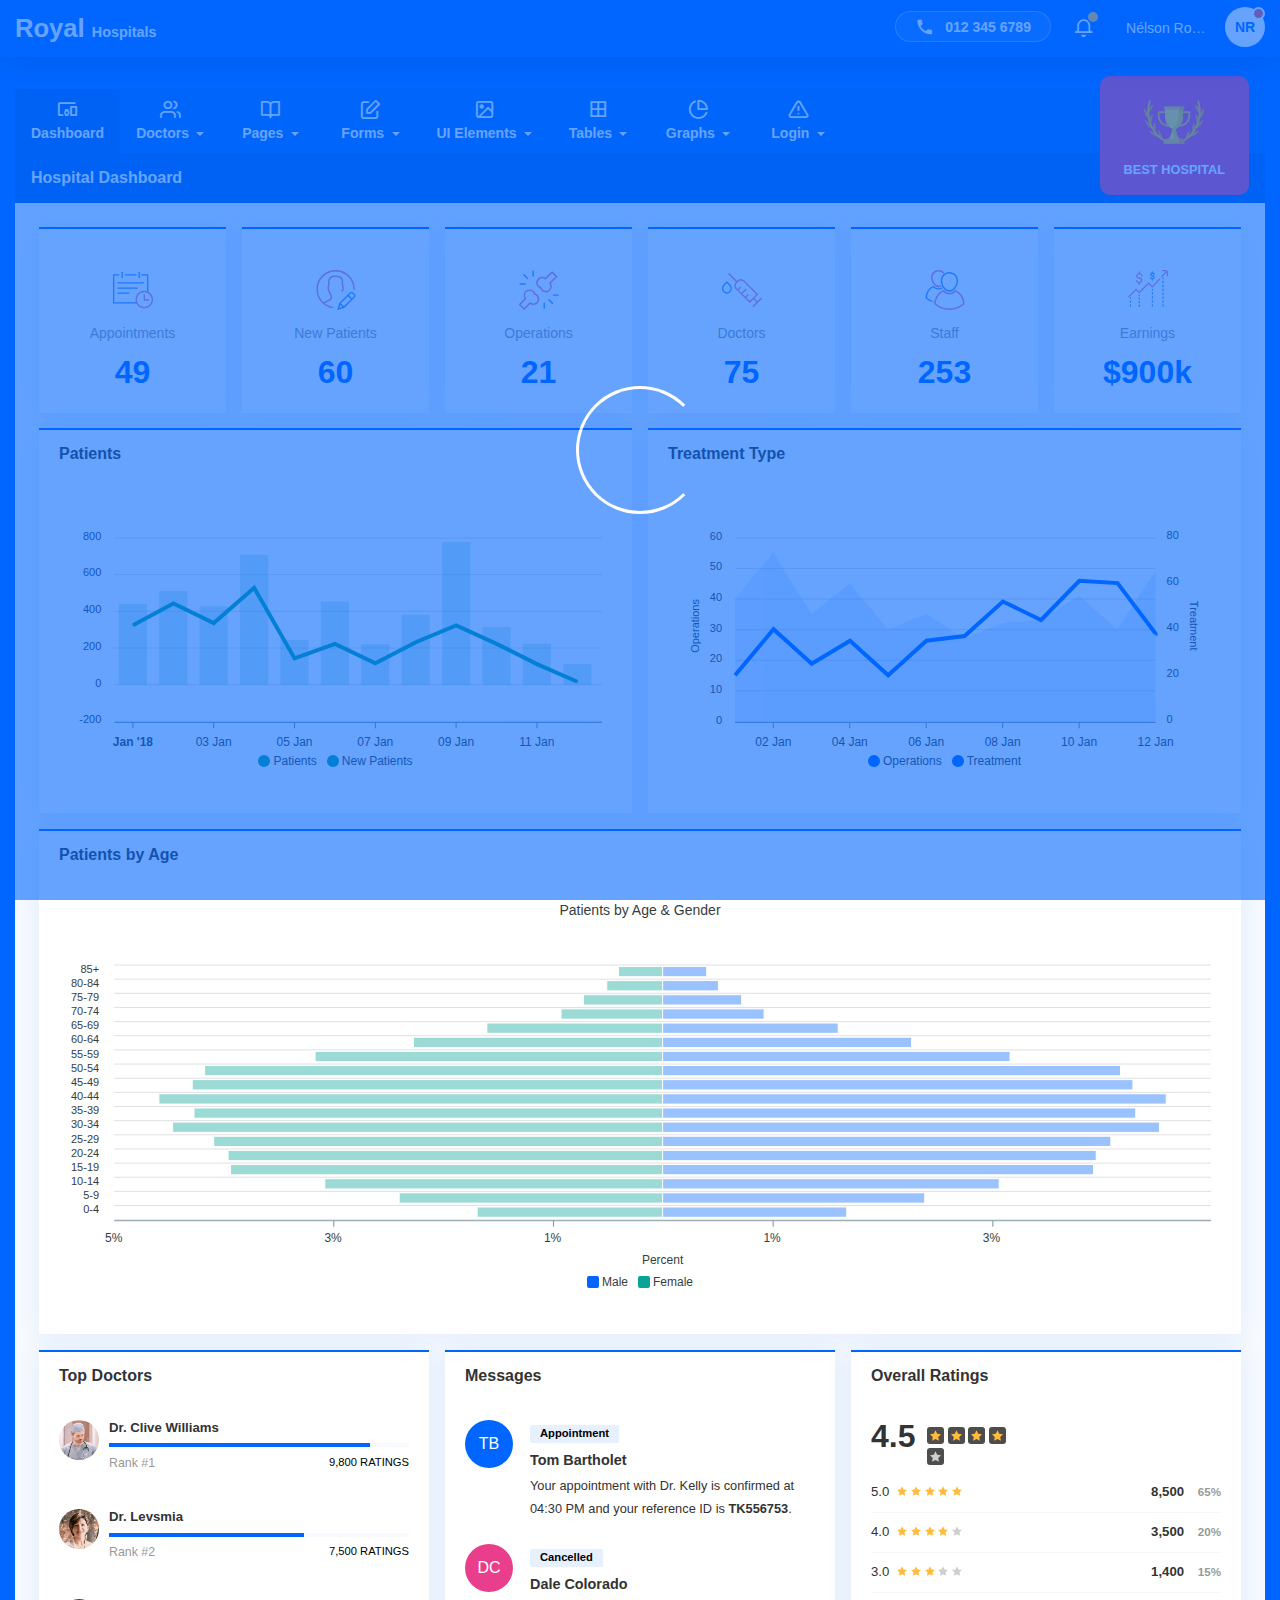
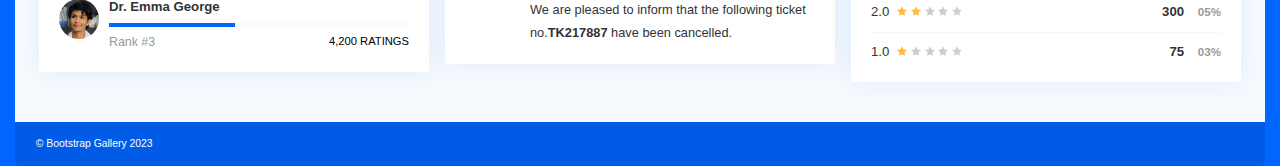
<file: staf/template/index.html>
<!doctype html>
<html lang="en">

	<head>
		<!-- Required meta tags -->
		<meta charset="utf-8">
		<meta name="viewport" content="width=device-width, initial-scale=1, shrink-to-fit=no">

		<!-- Meta -->
		<meta name="description" content="Responsive Bootstrap Dashboards">
		<meta name="author" content="Bootstrap Gallery">
		<link rel="shortcut icon" href="img/favicon.svg" />

		<!-- Title -->
		<title>Medical Admin Template - Hospital</title>


		<!-- *************
			************ Common Css Files *************
			************ -->
		<!-- Bootstrap css -->
		<link rel="stylesheet" href="css/bootstrap.min.css">

		<!-- Icomoon Font Icons css -->
		<link rel="stylesheet" href="fonts/style.css">

		<!-- Main css -->
		<link rel="stylesheet" href="css/main.min.css">


		<!-- *************
			************ Vendor Css Files *************
		************ -->

	</head>

	<body>

		<!-- Loading starts -->
		<div id="loading-wrapper">
			<div class="spinner-border" role="status">
				<span class="sr-only">Loading...</span>
			</div>
		</div>
		<!-- Loading ends -->

		<!-- Header start -->
		<header class="header">
			<div class="container-fluid">

				<!-- Row start -->
				<div class="row gutters">
					<div class="col-sm-4 col-4">
						<a href="index.html" class="logo">Royal <span>Hospitals</span></a>
					</div>
					<div class="col-sm-8 col-8">

						<!-- Header actions start -->
						<ul class="header-actions">
							<li class="dropdown d-none d-sm-block">
								<a href="#" class="contact">
									<i class="icon-phone"></i> 012 345 6789
								</a>
							</li>
							<li class="dropdown d-none d-sm-block">
								<a href="#" id="notifications" data-toggle="dropdown" aria-haspopup="true">
									<i class="icon-bell"></i>
									<span class="count-label"></span>
								</a>
								<div class="dropdown-menu lrg" aria-labelledby="notifications">
									<div class="dropdown-menu-header">
										<h5>Notifications</h5>
										<p class="m-0 sub-title">You have 5 unread notifications</p>
									</div>
									<ul class="header-notifications">
										<li>
											<a href="#" class="clearfix">
												<div class="avatar">
													<img src="img/user24.png" alt="Medical Admin Dashboards" />
													<span class="notify-iocn icon-drafts text-danger"></span>
												</div>
												<div class="details">
													<h6>Dr. Clive</h6>
													<p>Appointed as a new President 2021-2024</p>
												</div>
											</a>
										</li>
										<li>
											<a href="#" class="clearfix">
												<div class="avatar">
													<img src="img/user21.png" alt="Medical Admin Dashboards" />
													<span class="notify-iocn icon-layers text-info"></span>
												</div>
												<div class="details">
													<h6>Dr. G. Levsmia</h6>
													<p>Will be on leave on October 2nd week.</p>
												</div>
											</a>
										</li>
										<li>
											<a href="#" class="clearfix">
												<div class="avatar">
													<img src="img/user19.png" alt="Medical Admin Dashboards" />
													<span class="notify-iocn icon-person_add text-success"></span>
												</div>
												<div class="details">
													<h6>Dr. George S</h6>
													<p>Sent new applointments list</p>
												</div>
											</a>
										</li>
									</ul>
								</div>
							</li>
							<li class="dropdown">
								<a href="#" id="userSettings" class="user-settings" data-toggle="dropdown" aria-haspopup="true">
									<span class="user-name">Nélson Romyo</span>
									<span class="avatar">NR<span class="status busy"></span></span>
								</a>
								<div class="dropdown-menu dropdown-menu-right" aria-labelledby="userSettings">
									<div class="header-profile-actions">
										<div class="header-user-profile">
											<div class="header-user">
												<img src="img/user11.png" alt="Medical Dashboards" />
											</div>
											<h5>Nélson Romyo</h5>
											<p>Admin</p>
										</div>
										<a href="hospital-add-doctor.html"><i class="icon-user1"></i> My Profile</a>
										<a href="account-settings.html"><i class="icon-settings1"></i> Account Settings</a>
										<a href="hospital-reviews.html"><i class="icon-activity"></i> Activity Logs</a>
										<a href="login.html"><i class="icon-log-out1"></i> Sign Out</a>
									</div>
								</div>
							</li>
						</ul>
						<!-- Header actions end -->

					</div>
				</div>
				<!-- Row end -->

			</div>
		</header>
		<!-- Header end -->

		<!-- *************
			************ Header section end *************
		************* -->


		<div class="container-fluid">


			<!-- Navigation start -->
			<nav class="navbar navbar-expand-lg custom-navbar">
				<button class="navbar-toggler" type="button" data-toggle="collapse" data-target="#royalHospitalsNavbar"
					aria-controls="royalHospitalsNavbar" aria-expanded="false" aria-label="Toggle navigation">
					<span class="navbar-toggler-icon">
						<i></i>
						<i></i>
						<i></i>
					</span>
				</button>
				<div class="collapse navbar-collapse" id="royalHospitalsNavbar">
					<ul class="navbar-nav">
						<li class="nav-item">
							<a class="nav-link active-page" href="index.html">
								<i class="icon-devices_other nav-icon"></i>
								Dashboard
							</a>
						</li>
						<li class="nav-item dropdown">
							<a class="nav-link dropdown-toggle" href="#" id="doctoRs" role="button" data-toggle="dropdown"
								aria-haspopup="true" aria-expanded="false">
								<i class="icon-users nav-icon"></i>
								Doctors
							</a>
							<ul class="dropdown-menu" aria-labelledby="doctoRs">
								<li>
									<a class="dropdown-item" href="hospital-doctors-list.html">Doctors List</a>
								</li>
								<li>
									<a class="dropdown-item" href="hospital-locations.html">Hospital Locations</a>
								</li>
								<li>
									<a class="dropdown-item" href="hospital-reviews.html">Hospital Reviews</a>
								</li>
								<li>
									<a class="dropdown-item" href="blog.html">News and Events</a>
								</li>
								<li>
									<a class="dropdown-item" href="hospital-trainings.html">Staff Trainings</a>
								</li>
								<li>
									<a class="dropdown-item" href="hospital-doctors.html">Doctors</a>
								</li>
								<li>
									<a class="dropdown-item" href="hospital-patients.html">Patients</a>
								</li>
								<li>
									<a class="dropdown-item" href="hospital-add-doctor.html">Add Doctor</a>
								</li>
								<li>
									<a class="dropdown-item" href="hospital-add-patient.html">Add Patient</a>
								</li>
							</ul>
						</li>
						<li class="nav-item dropdown">
							<a class="nav-link dropdown-toggle" href="#" id="pagesDropdown" role="button" data-toggle="dropdown"
								aria-haspopup="true" aria-expanded="false">
								<i class="icon-book-open nav-icon"></i>
								Pages
							</a>
							<ul class="dropdown-menu" aria-labelledby="pagesDropdown">
								<li>
									<a class="dropdown-item" href="calendar.html">Calendar</a>
								</li>
								<li>
									<a class="dropdown-item" href="invoice.html">Invoice</a>
								</li>
								<li>
									<a class="dropdown-item" href="cards.html">Cards</a>
								</li>
								<li>
									<a class="dropdown-item" href="search-results.html">Search Results</a>
								</li>
								<li>
									<a class="dropdown-item" href="gallery.html">Gallery</a>
								</li>
								<li>
									<a class="dropdown-item" href="icons.html">Icons</a>
								</li>
								<li>
									<a class="dropdown-item" href="typography.html">Typography</a>
								</li>
								<li>
									<a class="dropdown-item" href="account-settings.html">Account Settings</a>
								</li>
								<li>
									<a class="dropdown-item" href="default-layout.html">Default Layout</a>
								</li>
							</ul>
						</li>
						<li class="nav-item dropdown">
							<a class="nav-link dropdown-toggle" href="#" id="formsDropdown" role="button" data-toggle="dropdown"
								aria-haspopup="true" aria-expanded="false">
								<i class="icon-edit1 nav-icon"></i>
								Forms
							</a>
							<ul class="dropdown-menu" aria-labelledby="formsDropdown">
								<li>
									<a class="dropdown-item" href="datepickers.html">Datepickers</a>
								</li>
								<li>
									<a class="dropdown-item" href="wizard.html">Wizards</a>
								</li>
								<li>
									<a class="dropdown-item" href="bs-select.html">BS Select</a>
								</li>
								<li>
									<a class="dropdown-toggle sub-nav-link" href="#" id="customDropdown" role="button"
										data-toggle="dropdown" aria-haspopup="true" aria-expanded="false">
										Custom Forms
									</a>
									<ul class="dropdown-menu dropdown-menu-right" aria-labelledby="customDropdown">
										<li>
											<a class="dropdown-item" href="contact.html">Contact Form</a>
										</li>
										<li>
											<a class="dropdown-item" href="contact2.html">Contact Form #2</a>
										</li>
										<li>
											<a class="dropdown-item" href="contact3.html">Contact Form #3</a>
										</li>
										<li>
											<a class="dropdown-item" href="contact4.html">Contact Form #4</a>
										</li>
									</ul>
								</li>
								<li>
									<a class="dropdown-item" href="form-inputs.html">Form Inputs</a>
								</li>
								<li>
									<a class="dropdown-item" href="input-groups.html">Input Groups</a>
								</li>
								<li>
									<a class="dropdown-item" href="check-radio.html">Check Boxes</a>
								</li>
								<li>
									<a class="dropdown-item" href="range-sliders.html">Range Sliders</a>
								</li>
								<li>
									<a class="dropdown-item" href="editor.html">Editor</a>
								</li>
							</ul>
						</li>
						<li class="nav-item dropdown">
							<a class="nav-link dropdown-toggle" href="#" id="uiElementsDropdown" role="button" data-toggle="dropdown"
								aria-haspopup="true" aria-expanded="false">
								<i class="icon-image nav-icon"></i>
								UI Elements
							</a>
							<ul class="dropdown-menu" aria-labelledby="uiElementsDropdown">
								<li>
									<a class="dropdown-toggle sub-nav-link" href="#" id="buttonsDropdown" role="button"
										data-toggle="dropdown" aria-haspopup="true" aria-expanded="false">
										Buttons
									</a>
									<ul class="dropdown-menu dropdown-menu-right" aria-labelledby="buttonsDropdown">
										<li>
											<a class="dropdown-item" href="buttons.html">Buttons</a>
										</li>
										<li>
											<a class="dropdown-item" href="button-groups.html">Button Groups</a>
										</li>
										<li>
											<a class="dropdown-item" href="dropdowns.html">Dropdowns</a>
										</li>
									</ul>
								</li>
								<li>
									<a class="dropdown-toggle sub-nav-link" href="#" id="navsDropdown" role="button"
										data-toggle="dropdown" aria-haspopup="true" aria-expanded="false">
										Navbars
									</a>
									<ul class="dropdown-menu dropdown-menu-right" aria-labelledby="navsDropdown">
										<li>
											<a class="dropdown-item" href="nav.html">Nav</a>
										</li>
										<li>
											<a class="dropdown-item" href="navbars.html">Navbars</a>
										</li>
										<li>
											<a class="dropdown-item" href="tabs.html">Tabs</a>
										</li>
									</ul>
								</li>
								<li>
									<a class="dropdown-toggle sub-nav-link" href="#" id="componentsDropdown" role="button"
										data-toggle="dropdown" aria-haspopup="true" aria-expanded="false">
										Components
									</a>
									<ul class="dropdown-menu dropdown-menu-right" aria-labelledby="componentsDropdown">
										<li>
											<a class="dropdown-item" href="breadcrumbs.html">Breadcrumbs</a>
										</li>
										<li>
											<a class="dropdown-item" href="jumbotron.html">Jumbotron</a>
										</li>
										<li>
											<a class="dropdown-item" href="labels-badges.html">Labels &amp; Badges</a>
										</li>
										<li>
											<a class="dropdown-item" href="list-items.html">List Items</a>
										</li>
										<li>
											<a class="dropdown-item" href="pagination.html">Paginations</a>
										</li>
										<li>
											<a class="dropdown-item" href="progress.html">Progress Bars</a>
										</li>
										<li>
											<a class="dropdown-item" href="pills.html">Pills</a>
										</li>
										<li>
											<a class="dropdown-item" href="spinners.html">Spinners</a>
										</li>
									</ul>
								</li>
								<li>
									<a class="dropdown-toggle sub-nav-link" href="#" id="gridDropdown" role="button"
										data-toggle="dropdown" aria-haspopup="true" aria-expanded="false">
										Grid
									</a>
									<ul class="dropdown-menu dropdown-menu-right" aria-labelledby="gridDropdown">
										<li>
											<a class="dropdown-item" href="grid.html">Grid</a>
										</li>
										<li>
											<a class="dropdown-item" href="grid-doc.html">Grid Doc</a>
										</li>
									</ul>
								</li>
								<li>
									<a class="dropdown-toggle sub-nav-link" href="#" id="imagesDropdown" role="button"
										data-toggle="dropdown" aria-haspopup="true" aria-expanded="false">
										Images
									</a>
									<ul class="dropdown-menu dropdown-menu-right" aria-labelledby="imagesDropdown">
										<li>
											<a class="dropdown-item" href="avatars.html">Avatars</a>
										</li>
										<li>
											<a class="dropdown-item" href="media-objects.html">Media Objects</a>
										</li>
										<li>
											<a class="dropdown-item" href="images.html">Thumbnails</a>
										</li>
										<li>
											<a class="dropdown-item" href="text-avatars.html">Text Avatars</a>
										</li>
									</ul>
								</li>
								<li>
									<a class="dropdown-toggle sub-nav-link" href="#" id="alertDropdown" role="button"
										data-toggle="dropdown" aria-haspopup="true" aria-expanded="false">
										Notifications
									</a>
									<ul class="dropdown-menu dropdown-menu-right" aria-labelledby="alertDropdown">
										<li>
											<a class="dropdown-item" href="bootstrap-alerts.html">Default Alerts</a>
										</li>
										<li>
											<a class="dropdown-item" href="custom-alerts.html">Custom Alerts</a>
										</li>
										<li>
											<a class="dropdown-item" href="toasts.html">Toasts</a>
										</li>
									</ul>
								</li>
								<li>
									<a class="dropdown-toggle sub-nav-link" href="#" id="bsJquery" role="button" data-toggle="dropdown"
										aria-haspopup="true" aria-expanded="false">
										Bootstrap jQuery
									</a>
									<ul class="dropdown-menu dropdown-menu-right" aria-labelledby="bsJquery">
										<li>
											<a class="dropdown-item" href="carousel.html">Carousels</a>
										</li>
										<li>
											<a class="dropdown-item" href="modals.html">Modals</a>
										</li>
										<li>
											<a class="dropdown-item" href="popovers-tooltips.html">Tooltips</a>
										</li>
										<li>
											<a class="dropdown-item" href="accordion.html">Accordions</a>
										</li>
									</ul>
								</li>
							</ul>
						</li>
						<li class="nav-item dropdown">
							<a class="nav-link dropdown-toggle" href="#" id="tablesDropdown" role="button" data-toggle="dropdown"
								aria-haspopup="true" aria-expanded="false">
								<i class="icon-border_all nav-icon"></i>
								Tables
							</a>
							<ul class="dropdown-menu" aria-labelledby="tablesDropdown">
								<li>
									<a class="dropdown-item" href="bs-tables.html">Bootstrap Tables</a>
								</li>
								<li>
									<a class="dropdown-item" href="data-tables.html">Data Tables</a>
								</li>
							</ul>
						</li>
						<li class="nav-item dropdown">
							<a class="nav-link dropdown-toggle" href="#" id="graphsDropdown" role="button" data-toggle="dropdown"
								aria-haspopup="true" aria-expanded="false">
								<i class="icon-pie-chart1 nav-icon"></i>
								Graphs
							</a>
							<ul class="dropdown-menu dropdown-menu-right" aria-labelledby="graphsDropdown">
								<li class="open-left">
									<a class="dropdown-toggle sub-nav-link" href="#" id="apexDropdown" role="button"
										data-toggle="dropdown" aria-haspopup="true" aria-expanded="false">
										Apex Graphs
									</a>
									<ul class="dropdown-menu" aria-labelledby="apexDropdown">
										<li>
											<a class="dropdown-item" href="area-graphs.html">Area Charts</a>
										</li>
										<li>
											<a class="dropdown-item" href="bar-graphs.html">Bar Charts</a>
										</li>
										<li>
											<a class="dropdown-item" href="column-graphs.html">Column Charts</a>
										</li>
										<li>
											<a class="dropdown-item" href="donut-graphs.html">Donut Charts</a>
										</li>
										<li>
											<a class="dropdown-item" href="line-graphs.html">Line Charts</a>
										</li>
										<li>
											<a class="dropdown-item" href="mixed-graphs.html">Mixed Charts</a>
										</li>
										<li>
											<a class="dropdown-item" href="pie-graphs.html">Pie Charts</a>
										</li>
									</ul>
								</li>
								<li>
									<a class="dropdown-item" href="morris-graphs.html">Morris Graphs</a>
								</li>
								<li>
									<a class="dropdown-item" href="vector-maps.html">Vector Maps</a>
								</li>
								<li>
									<a class="dropdown-item" href="google-maps.html">Google Maps</a>
								</li>
							</ul>
						</li>
						<li class="nav-item dropdown">
							<a class="nav-link dropdown-toggle" href="#" id="loginDropdown" role="button" data-toggle="dropdown"
								aria-haspopup="true" aria-expanded="false">
								<i class="icon-alert-triangle nav-icon"></i>
								Login
							</a>
							<ul class="dropdown-menu dropdown-menu-right" aria-labelledby="loginDropdown">
								<li>
									<a class="dropdown-item" href="login.html">Login</a>
								</li>
								<li>
									<a class="dropdown-item" href="signup.html">Signup</a>
								</li>
								<li>
									<a class="dropdown-item" href="forgot-pwd.html">Forgot Password</a>
								</li>
								<li>
									<a class="dropdown-item" href="newsletter.html">Newsletter</a>
								</li>
								<li>
									<a class="dropdown-item" href="error.html">404</a>
								</li>
								<li>
									<a class="dropdown-item" href="error2.html">505</a>
								</li>
							</ul>
						</li>
					</ul>
				</div>
			</nav>
			<!-- Navigation end -->


			<!-- *************
				************ Main container start *************
			************* -->
			<div class="main-container">


				<!-- Page header start -->
				<div class="page-header">
					<ol class="breadcrumb">
						<li class="breadcrumb-item active">Hospital Dashboard</li>
					</ol>
					<div class="site-award">
						<img src="img/award.svg" alt="Hospital Dashboards"> Best Hospital
					</div>
				</div>
				<!-- Page header end -->

				<!-- Content wrapper start -->
				<div class="content-wrapper">

					<!-- Row start -->
					<div class="row gutters">
						<div class="col-lg-2 col-sm-4 col-12">
							<div class="hospital-tiles">
								<img src="img/hospital/appointment.svg" alt="Quality Dashboards" />
								<p>Appointments</p>
								<h2>49</h2>
							</div>
						</div>
						<div class="col-lg-2 col-sm-4 col-12">
							<div class="hospital-tiles">
								<img src="img/hospital/patient.svg" alt="Best Dashboards" />
								<p>New Patients</p>
								<h2>60</h2>
							</div>
						</div>
						<div class="col-lg-2 col-sm-4 col-12">
							<div class="hospital-tiles">
								<img src="img/hospital/operation.svg" alt="Best Dashboards" />
								<p>Operations</p>
								<h2>21</h2>
							</div>
						</div>
						<div class="col-lg-2 col-sm-4 col-12">
							<div class="hospital-tiles">
								<img src="img/hospital/doctor.svg" alt="Top Dashboards" />
								<p>Doctors</p>
								<h2>75</h2>
							</div>
						</div>
						<div class="col-lg-2 col-sm-4 col-12">
							<div class="hospital-tiles">
								<img src="img/hospital/staff.svg" alt="Top Dashboards" />
								<p>Staff</p>
								<h2>253</h2>
							</div>
						</div>
						<div class="col-lg-2 col-sm-4 col-12">
							<div class="hospital-tiles">
								<img src="img/hospital/revenue.svg" alt="Top Dashboards" />
								<p>Earnings</p>
								<h2>$900k</h2>
							</div>
						</div>
					</div>
					<!-- Row end -->

					<!-- Row start -->
					<div class="row gutters">
						<div class="col-lg-6 col-sm-12 col-12">
							<div class="card">
								<div class="card-header">
									<div class="card-title">Patients</div>
								</div>
								<div class="card-body">
									<div id="hospital-line-column-graph"></div>
								</div>
							</div>
						</div>
						<div class="col-lg-6 col-sm-12 col-12">
							<div class="card">
								<div class="card-header">
									<div class="card-title">Treatment Type</div>
								</div>
								<div class="card-body">
									<div id="hospital-line-area-graph"></div>
								</div>
							</div>
						</div>
					</div>
					<!-- Row end -->

					<!-- Row start -->
					<div class="row gutters">
						<div class="col-sm-12 col-12">
							<div class="card">
								<div class="card-header">
									<div class="card-title">Patients by Age</div>
								</div>
								<div class="card-body">
									<div id="hospital-patients-by-age"></div>
								</div>
							</div>
						</div>
					</div>
					<!-- Row end -->

					<!-- Row start -->
					<div class="row gutters">
						<div class="col-lg-4 col-sm-12 col-12">
							<div class="card">
								<div class="card-header">
									<div class="card-title">Top Doctors</div>
								</div>
								<div class="card-body">
									<div class="top-doctors-container">
										<div class="top-doctor">
											<img src="img/user2.png" class="avatar" alt="Best Admin Dashboard">
											<div class="doctor-details">
												<h6>Dr. Clive Williams</h6>
												<div class="doctor-score">
													<div class="progress">
														<div class="progress-bar bg-blue" role="progressbar" style="width: 87%" aria-valuenow="87"
															aria-valuemin="0" aria-valuemax="100"></div>
													</div>
													<div class="points">
														<div class="left">Rank #1</div>
														<div class="right">9,800 Ratings</div>
													</div>
												</div>
											</div>
										</div>
										<div class="top-doctor">
											<img src="img/user3.png" class="avatar" alt="Best Admin Dashboard">
											<div class="doctor-details">
												<h6>Dr. Levsmia</h6>
												<div class="doctor-score">
													<div class="progress">
														<div class="progress-bar bg-blue" role="progressbar" style="width: 65%" aria-valuenow="65"
															aria-valuemin="0" aria-valuemax="100"></div>
													</div>
													<div class="points">
														<div class="left">Rank #2</div>
														<div class="right">7,500 Ratings</div>
													</div>
												</div>
											</div>
										</div>
										<div class="top-doctor">
											<img src="img/user14.png" class="avatar" alt="Best Admin Dashboard">
											<div class="doctor-details">
												<h6>Dr. Emma George</h6>
												<div class="doctor-score">
													<div class="progress">
														<div class="progress-bar bg-pink" role="progressbar" style="width: 42%" aria-valuenow="42"
															aria-valuemin="0" aria-valuemax="100"></div>
													</div>
													<div class="points">
														<div class="left">Rank #3</div>
														<div class="right">4,200 Ratings</div>
													</div>
												</div>
											</div>
										</div>
									</div>
								</div>
							</div>
						</div>
						<div class="col-lg-4 col-sm-12 col-12">
							<div class="card">
								<div class="card-header">
									<div class="card-title">Messages</div>
								</div>
								<div class="card-body">
									<ul class="custom-messages">
										<li class="clearfix">
											<div class="customer">TB</div>
											<div class="delivery-details">
												<span class="badge">Appointment</span>
												<h5>Tom Bartholet</h5>
												<p>Your appointment with Dr. Kelly is confirmed at 04:30 PM and your reference ID is
													<b>TK556753</b>.
												</p>
											</div>
										</li>
										<li class="clearfix">
											<div class="customer secondary">DC</div>
											<div class="delivery-details">
												<span class="badge">Cancelled</span>
												<h5>Dale Colorado</h5>
												<p>We are pleased to inform that the following ticket no.<b>TK217887</b> have been cancelled.
												</p>
											</div>
										</li>
									</ul>
								</div>
							</div>
						</div>
						<div class="col-lg-4 col-sm-12 col-12">
							<div class="card">
								<div class="card-header">
									<div class="card-title">Overall Ratings</div>
								</div>
								<div class="card-body">
									<div class="hospital-ratings">
										<div class="total-ratings">
											<h2>4.5</h2>
											<div class="rating-stars">
												<div id="rate1"></div>
											</div>
										</div>
										<div class="ratings-list-container">
											<div class="ratings-list">
												<div class="rating-level">5.0</div>
												<div class="rating-stars">
													<div class="rateA"></div>
												</div>
												<div class="total">
													8,500 <span class="percentage">65%</span>
												</div>
											</div>
											<div class="ratings-list">
												<div class="rating-level">4.0</div>
												<div class="rating-stars">
													<div class="rateB"></div>
												</div>
												<div class="total">
													3,500 <span class="percentage">20%</span>
												</div>
											</div>
											<div class="ratings-list">
												<div class="rating-level">3.0</div>
												<div class="rating-stars">
													<div class="rateC"></div>
												</div>
												<div class="total">
													1,400 <span class="percentage">15%</span>
												</div>
											</div>
											<div class="ratings-list">
												<div class="rating-level">2.0</div>
												<div class="rating-stars">
													<div class="rateD"></div>
												</div>
												<div class="total">
													300 <span class="percentage">05%</span>
												</div>
											</div>
											<div class="ratings-list">
												<div class="rating-level">1.0</div>
												<div class="rating-stars">
													<div class="rateE"></div>
												</div>
												<div class="total">
													75 <span class="percentage">03%</span>
												</div>
											</div>
										</div>
									</div>
								</div>
							</div>
						</div>
					</div>
					<!-- Row end -->

				</div>
				<!-- Content wrapper end -->


			</div>
			<!-- *************
				************ Main container end *************
			************* -->

			<footer class="main-footer">© Bootstrap Gallery 2023</footer>

		</div>

		<!-- *************
			************ Required JavaScript Files *************
		************* -->
		<!-- Required jQuery first, then Bootstrap Bundle JS -->
		<script src="js/jquery.min.js"></script>
		<script src="js/bootstrap.bundle.min.js"></script>
		<script src="js/moment.js"></script>


		<!-- *************
			************ Vendor Js Files *************
		************* -->

		<!-- Apex Charts -->
		<script src="vendor/apex/apexcharts.min.js"></script>
		<script src="vendor/apex/examples/mixed/hospital-line-column-graph.js"></script>
		<script src="vendor/apex/examples/mixed/hospital-line-area-graph.js"></script>
		<script src="vendor/apex/examples/bar/hospital-patients-by-age.js"></script>

		<!-- Rating JS -->
		<script src="vendor/rating/raty.js"></script>
		<script src="vendor/rating/raty-custom.js"></script>

		<!-- Main Js Required -->
		<script src="js/main.js"></script>

	</body>

</html>
</file>
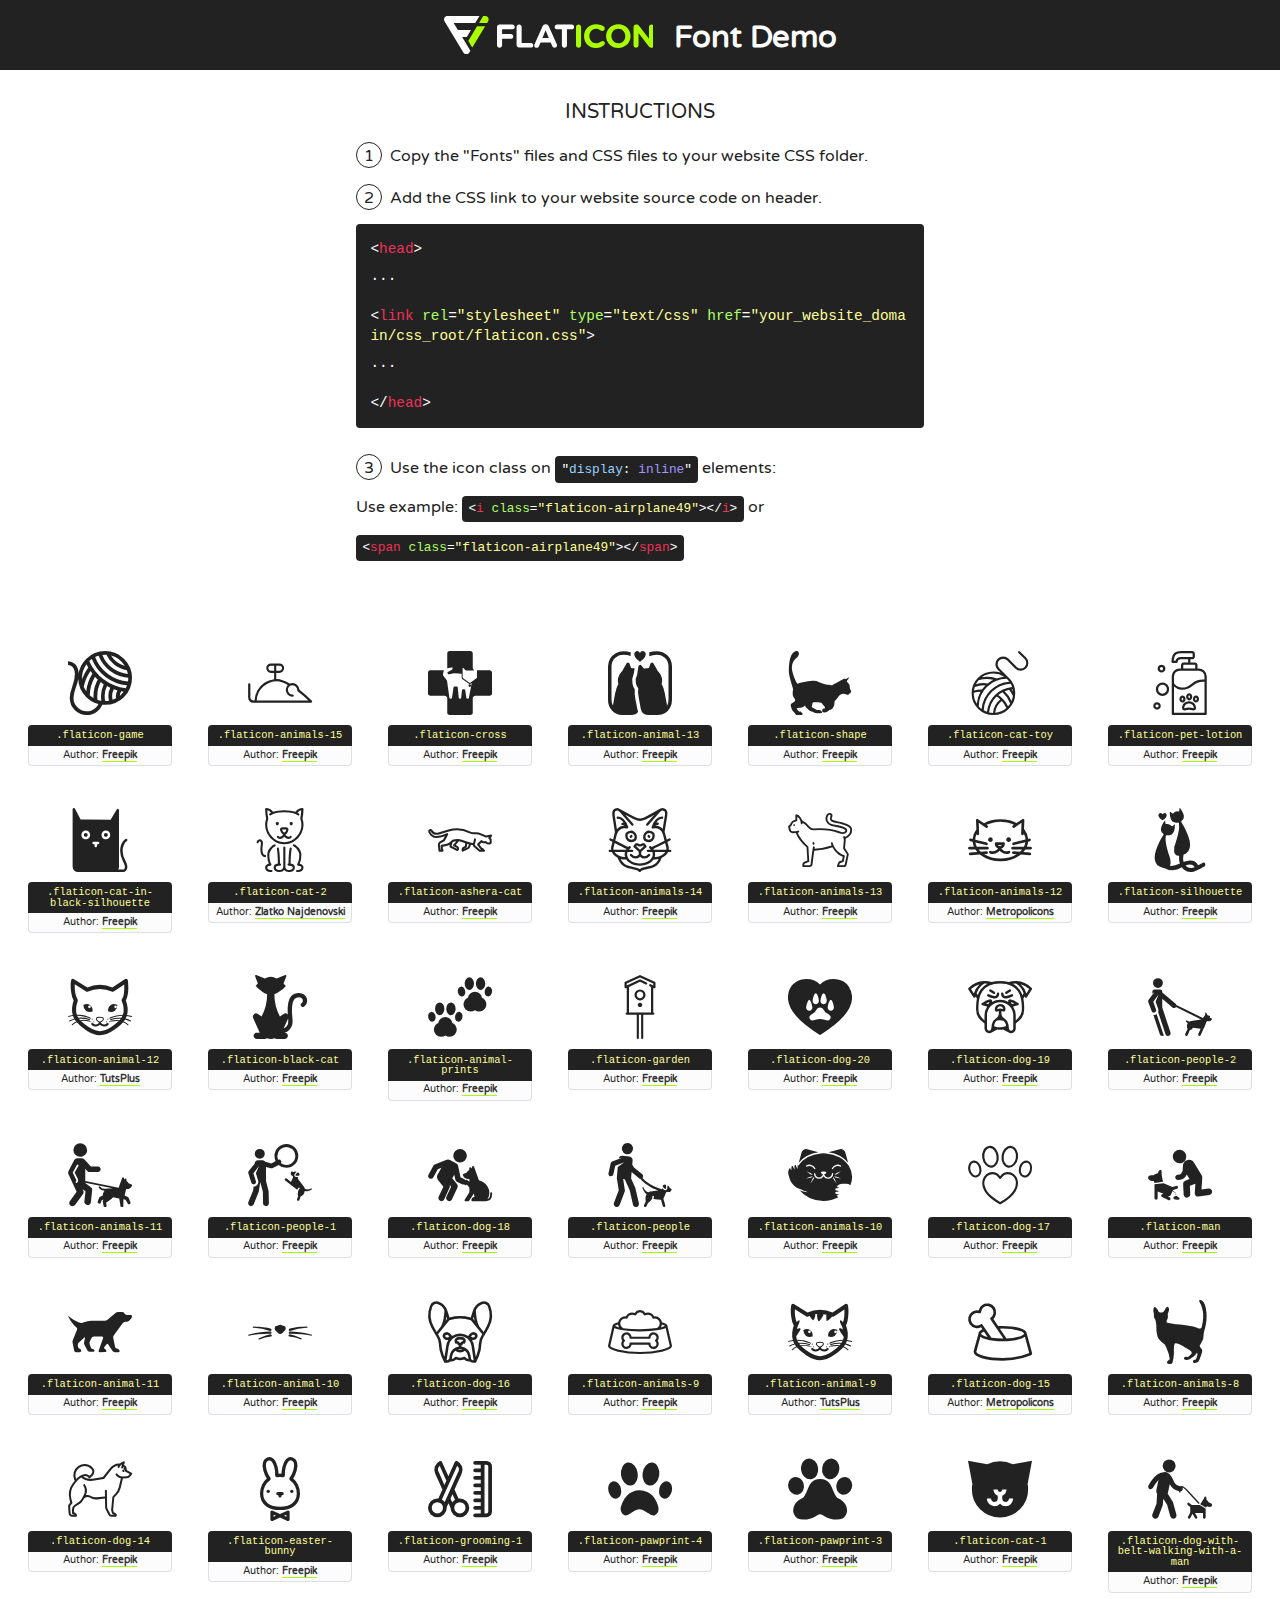
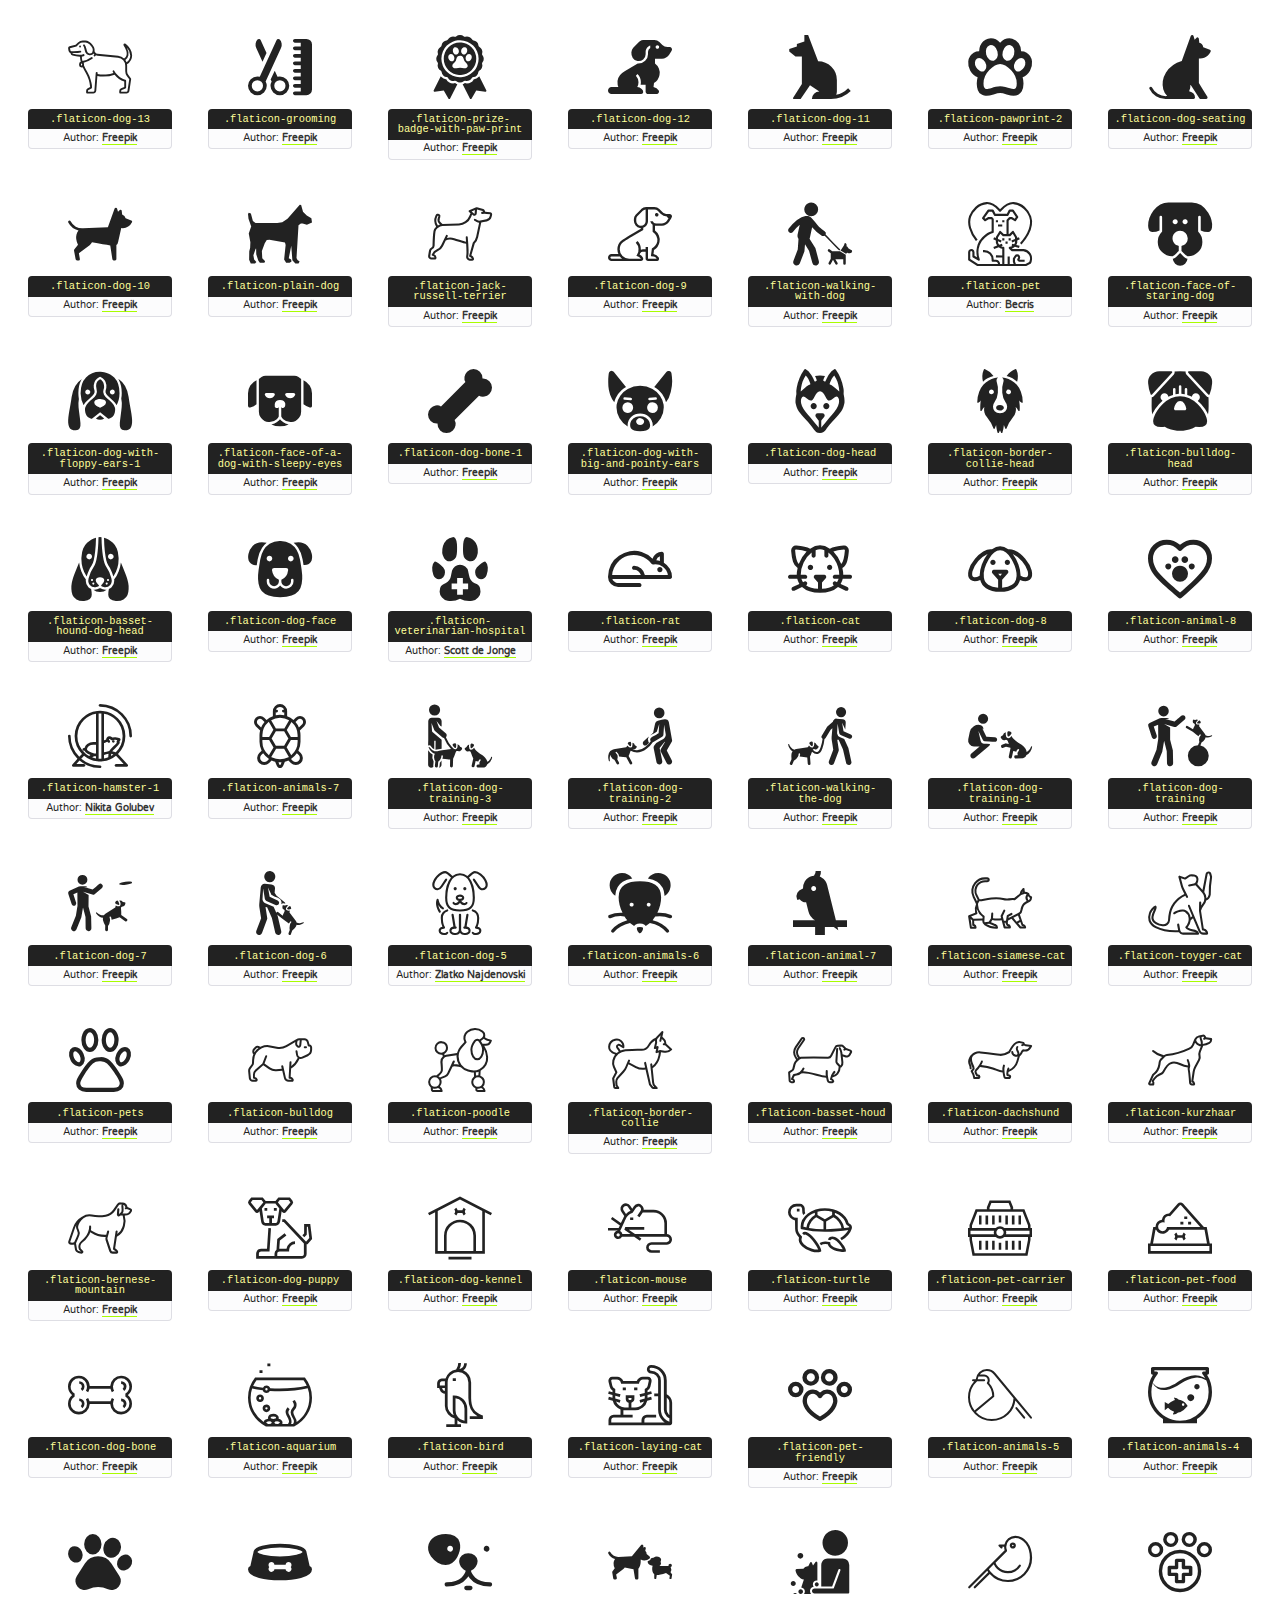
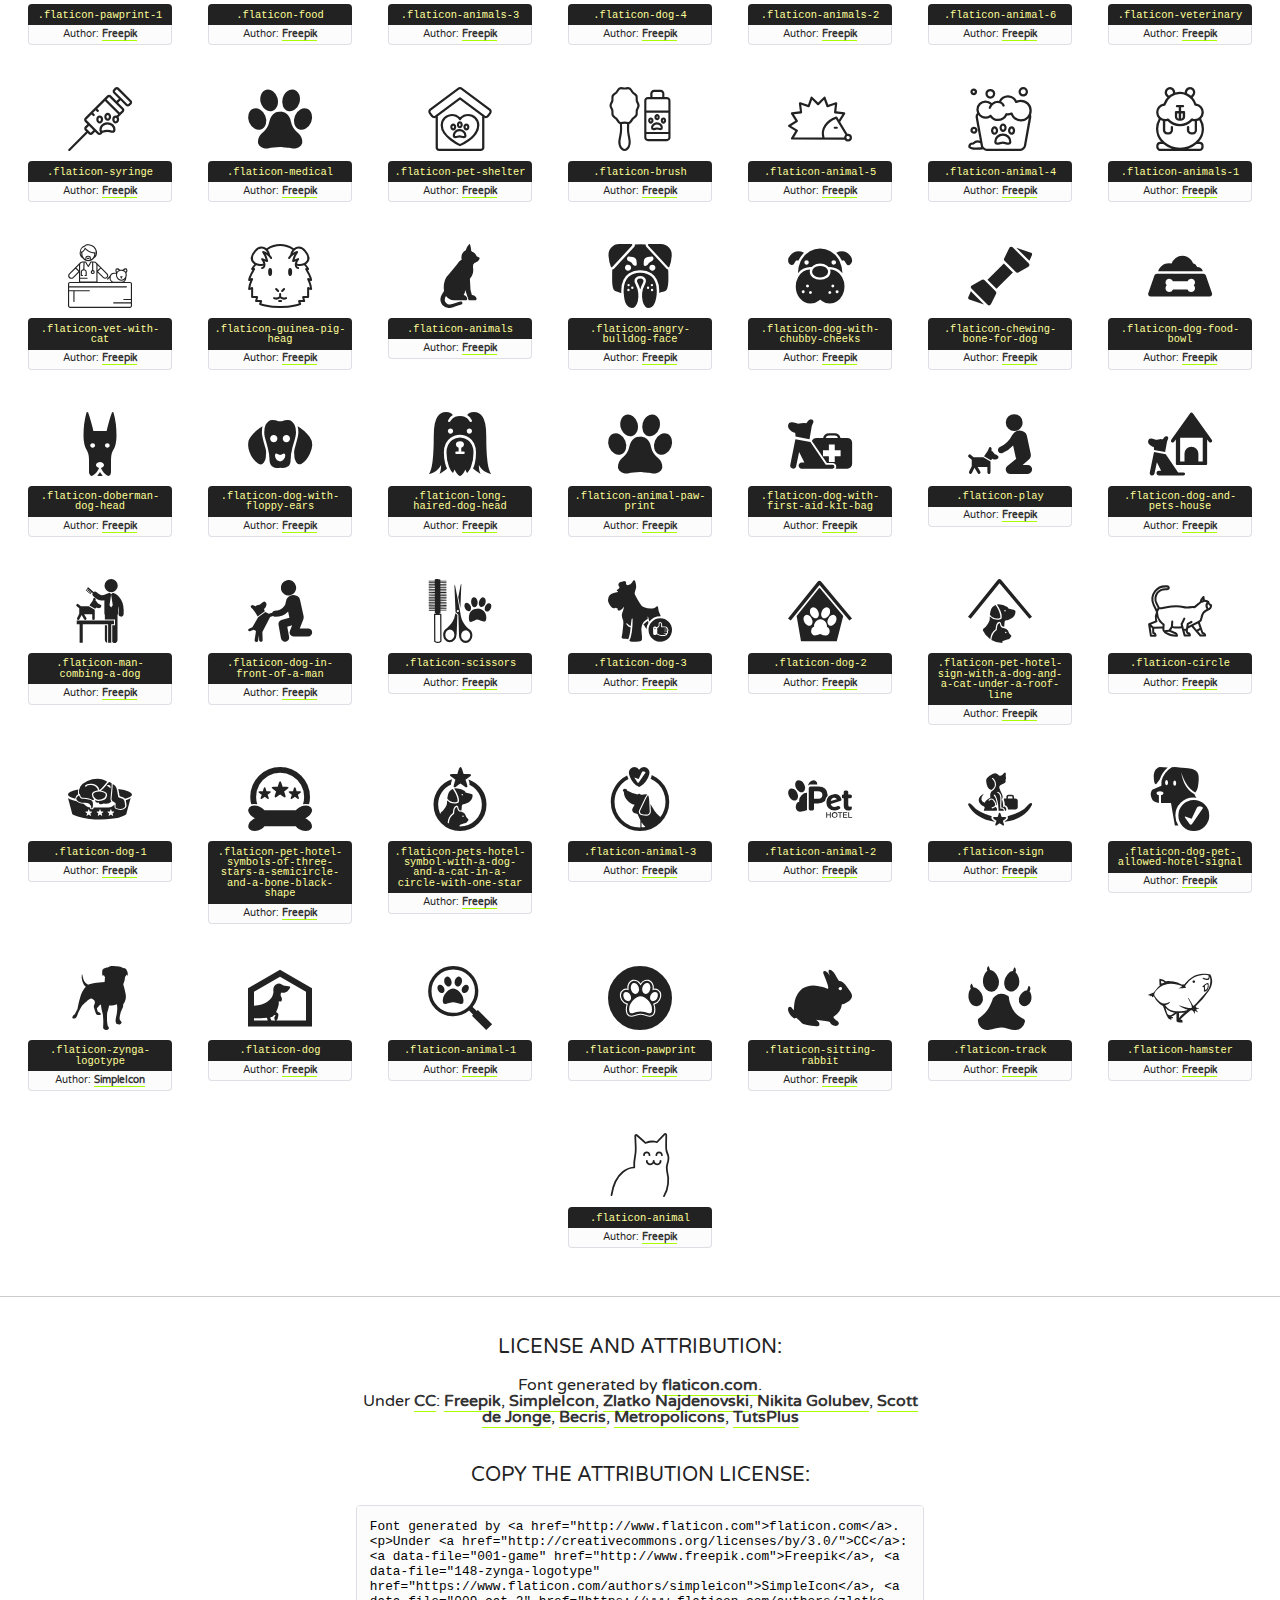
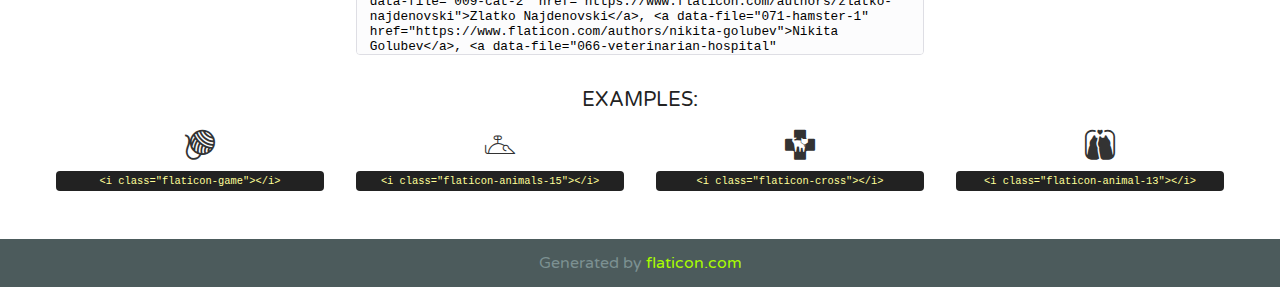
<file: fonts/flaticon/flaticon.html>
<!DOCTYPE html>
<!--
  Flaticon icon font: Flaticon
  Creation date: 05/02/2018 22:23
-->
<html>
<!DOCTYPE html>
<html>

<head>
    <title>Flaticon WebFont</title>
    <link href="http://fonts.googleapis.com/css?family=Varela+Round" rel="stylesheet" type="text/css" />
    <link rel="stylesheet" type="text/css" href="flaticon.css">
    <meta charset="UTF-8">
    <style>
    html, body, div, span, applet, object, iframe,
    h1, h2, h3, h4, h5, h6, p, blockquote, pre,
    a, abbr, acronym, address, big, cite, code,
    del, dfn, em, img, ins, kbd, q, s, samp,
    small, strike, strong, sub, sup, tt, var,
    b, u, i, center,
    dl, dt, dd, ol, ul, li,
    fieldset, form, label, legend,
    table, caption, tbody, tfoot, thead, tr, th, td,
    article, aside, canvas, details, embed, 
    figure, figcaption, footer, header, hgroup, 
    menu, nav, output, ruby, section, summary,
    time, mark, audio, video {
        margin: 0;
        padding: 0;
        border: 0;
        font-size: 100%;
        font: inherit;
        vertical-align: baseline;
    }
    /* HTML5 display-role reset for older browsers */
    article, aside, details, figcaption, figure, 
    footer, header, hgroup, menu, nav, section {
        display: block;
    }
    body {
        line-height: 1;
    }
    ol, ul {
        list-style: none;
    }
    blockquote, q {
        quotes: none;
    }
    blockquote:before, blockquote:after,
    q:before, q:after {
        content: '';
        content: none;
    }
    table {
        border-collapse: collapse;
        border-spacing: 0;
    }
    body {
        font-family: 'Varela Round', Helvetica, Arial, sans-serif;
        font-size: 16px;
        color: #222;
    }
    a {
        color: #333;
        border-bottom: 1px solid #a9fd00;
        font-weight: bold;
        text-decoration: none;
    }
    * {
        -moz-box-sizing: border-box;
        -webkit-box-sizing: border-box;
        box-sizing: border-box;
        margin: 0;
        padding: 0;
    }
    [class^="flaticon-"]:before, [class*=" flaticon-"]:before, [class^="flaticon-"]:after, [class*=" flaticon-"]:after {
        font-family: Flaticon;
        font-size: 30px;
        font-style: normal;
        margin-left: 20px;
        color: #333;
    }
    .wrapper {
        max-width: 600px;
        margin: auto;
        padding: 0 1em;
    }
    .title {
        font-size: 1.25em;
        text-align: center;
        margin-bottom: 1em;
        text-transform: uppercase;
    }
    header {
        text-align: center;
        background-color: #222;
        color: #fff;
        padding: 1em;
    }
    header .logo {
        width: 210px;
        height: 38px;
        display: inline-block;
        vertical-align: middle;
        margin-right: 1em;
        border: none;
    }
    header strong {
        font-size: 1.95em;
        font-weight: bold;
        vertical-align: middle;
        margin-top: 5px;
        display: inline-block;
    }
    .demo {
        margin: 2em auto;
        line-height: 1.25em;
    }
    .demo ul li {
        margin-bottom: 1em;
    }
    .demo ul li .num {
        color: #222;
        border-radius: 20px;
        display: inline-block;
        width: 26px;
        padding: 3px;
        height: 26px;
        text-align: center;
        margin-right: 0.5em;
        border: 1px solid #222;
    }
    .demo ul li code {
        background-color: #222;
        border-radius: 4px;
        padding: 0.25em 0.5em;
        display: inline-block;
        color: #fff;
        font-family: Consolas,Monaco,Lucida Console,Liberation Mono,DejaVu Sans Mono,Bitstream Vera Sans Mono,Courier New, monospace;
        font-weight: lighter;
        margin-top: 1em;
        font-size: 0.8em;
        word-break: break-all;
    }
    .demo ul li code.big {
        padding: 1em;
        font-size: 0.9em;
    }
    .demo ul li code .red {
        color: #EF3159;
    }
    .demo ul li code .green {
        color: #ACFF65;
    }
    .demo ul li code .yellow {
        color: #FFFF99;
    }
    .demo ul li code .blue {
        color: #99D3FF;
    }
    .demo ul li code .purple {
        color: #A295FF;
    }
    .demo ul li code .dots {
        margin-top: 0.5em;
        display: block;
    }
    #glyphs {
        border-bottom: 1px solid #ccc;
        padding: 2em 0;
        text-align: center;
    }
    .glyph {
        display: inline-block;
        width: 9em;
        margin: 1em;
        text-align: center;
        vertical-align: top;
        background: #FFF;
    }
    .glyph .glyph-icon {
        padding: 10px;
        display: block;
        font-family:"Flaticon";
        font-size: 64px;
        line-height: 1;
    }
    .glyph .glyph-icon:before {
        font-size: 64px;
        color: #222;
        margin-left: 0;
    }
    .class-name {
        font-size: 0.65em;
        background-color: #222;
        color: #fff;
        border-radius: 4px 4px 0 0;
        padding: 0.5em;
        color: #FFFF99;
        font-family: Consolas,Monaco,Lucida Console,Liberation Mono,DejaVu Sans Mono,Bitstream Vera Sans Mono,Courier New, monospace;
    }
    .author-name {
        font-size: 0.6em;
        background-color: #fcfcfd;
        border: 1px solid #DEDEE4;
        border-top: 0;
        border-radius: 0 0 4px 4px;
        padding: 0.5em;
    }
    .class-name:last-child {
        font-size: 10px;
        color:#888;
    }
    .class-name:last-child a {
        font-size: 10px;
        color:#555;
    }
    .class-name:last-child a:hover {
        color:#a9fd00;
    }
    .glyph > input {
        display: block;
        width: 100px;
        margin: 5px auto;
        text-align: center;
        font-size: 12px;
        cursor: text;
    }
    .glyph > input.icon-input {
        font-family:"Flaticon";
        font-size: 16px;
        margin-bottom: 10px;
    }
    .attribution .title {
        margin-top: 2em;
    }
    .attribution textarea {
        background-color: #fcfcfd;
        padding: 1em;
        border: none;
        box-shadow: none;
        border: 1px solid #DEDEE4;
        border-radius: 4px;
        resize: none;
        width: 100%;
        height: 150px;
        font-size: 0.8em;
        font-family: Consolas,Monaco,Lucida Console,Liberation Mono,DejaVu Sans Mono,Bitstream Vera Sans Mono,Courier New, monospace;
        -webkit-appearance: none;
    }
    .iconsuse {
        margin: 2em auto;
        text-align: center;
        max-width: 1200px;
    }
    .iconsuse:after {
        content: '';
        display: table;
        clear: both;
    }
    .iconsuse .image {
        float: left;
        width: 25%;
        padding: 0 1em;
    }
    .iconsuse .image p {
        margin-bottom: 1em;
    }
    .iconsuse .image span {
        display: block;
        font-size: 0.65em;
        background-color: #222;
        color: #fff;
        border-radius: 4px;
        padding: 0.5em;
        color: #FFFF99;
        margin-top: 1em;
        font-family: Consolas,Monaco,Lucida Console,Liberation Mono,DejaVu Sans Mono,Bitstream Vera Sans Mono,Courier New, monospace;
    }
    #footer {
        text-align: center;
        background-color: #4C5B5C;
        color: #7c9192;
        padding: 1em;
    }
    #footer a {
        border: none;
        color: #a9fd00;
        font-weight: normal;
    }
    @media (max-width: 960px) {
        .iconsuse .image {
            width: 50%;
        }
    }
    @media (max-width: 560px) {
        .iconsuse .image {
            width: 100%;
        }
    }
    </style>
</head>

<body class="characters-off">

    <header>
        <a href="http://www.flaticon.com" target="_blank" class="logo">
            <svg version="1.1" xmlns="http://www.w3.org/2000/svg" xmlns:xlink="http://www.w3.org/1999/xlink" xmlns:a="http://ns.adobe.com/AdobeSVGViewerExtensions/3.0/" viewBox="0 0 560.875 102.036" enable-background="new 0 0 560.875 102.036" xml:space="preserve">
                <defs>
                </defs>
                <g>
                    <g class="letters">
                        <path fill="#ffffff" d="M141.596,29.675c0-3.777,2.985-6.767,6.764-6.767h34.438c3.426,0,6.15,2.728,6.15,6.15
                        c0,3.43-2.724,6.149-6.15,6.149h-27.674v13.091h23.719c3.429,0,6.151,2.724,6.151,6.15c0,3.43-2.723,6.149-6.151,6.149h-23.719
                        v17.574c0,3.773-2.986,6.761-6.764,6.761c-3.779,0-6.764-2.989-6.764-6.761V29.675z"></path>
                        <path fill="#ffffff" d="M193.844,29.149c0-3.781,2.985-6.767,6.764-6.767c3.776,0,6.763,2.985,6.763,6.767v42.957h25.039
                        c3.426,0,6.149,2.726,6.149,6.153c0,3.425-2.723,6.15-6.149,6.15h-31.802c-3.779,0-6.764-2.986-6.764-6.768V29.149z"></path>
                        <path fill="#ffffff" d="M241.891,75.71l21.438-48.407c1.492-3.341,4.215-5.357,7.906-5.357h0.792
                        c3.686,0,6.323,2.017,7.815,5.357l21.439,48.407c0.436,0.967,0.701,1.845,0.701,2.723c0,3.602-2.809,6.501-6.414,6.501
                        c-3.161,0-5.269-1.845-6.499-4.655l-4.132-9.661h-27.059l-4.301,10.102c-1.144,2.631-3.426,4.214-6.237,4.214
                        c-3.517,0-6.24-2.81-6.24-6.325C241.1,77.64,241.451,76.677,241.891,75.71z M279.932,58.666l-8.521-20.297l-8.526,20.297H279.932
                        z"></path>
                        <path fill="#ffffff" d="M314.864,35.387H301.86c-3.429,0-6.239-2.813-6.239-6.238c0-3.429,2.811-6.24,6.239-6.24h39.533
                        c3.426,0,6.237,2.811,6.237,6.24c0,3.425-2.811,6.238-6.237,6.238h-13.001v42.785c0,3.773-2.99,6.761-6.764,6.761
                        c-3.779,0-6.764-2.989-6.764-6.761V35.387z"></path>
                        <path fill="#A9FD00" d="M352.615,29.149c0-3.781,2.985-6.767,6.767-6.767c3.774,0,6.761,2.985,6.761,6.767v49.024
                        c0,3.773-2.987,6.761-6.761,6.761c-3.781,0-6.767-2.989-6.767-6.761V29.149z"></path>
                        <path fill="#A9FD00" d="M374.132,53.836v-0.179c0-17.481,13.178-31.801,32.065-31.801c9.22,0,15.459,2.458,20.557,6.238
                        c1.402,1.054,2.637,2.985,2.637,5.357c0,3.692-2.985,6.59-6.681,6.59c-1.845,0-3.071-0.702-4.044-1.319
                        c-3.776-2.813-7.729-4.393-12.562-4.393c-10.364,0-17.831,8.611-17.831,19.154v0.173c0,10.542,7.291,19.329,17.831,19.329
                        c5.715,0,9.492-1.756,13.359-4.834c1.049-0.874,2.458-1.491,4.039-1.491c3.429,0,6.325,2.813,6.325,6.236
                        c0,2.106-1.056,3.78-2.282,4.834c-5.539,4.834-12.036,7.733-21.878,7.733C387.572,85.464,374.132,71.493,374.132,53.836z"></path>
                        <path fill="#A9FD00" d="M433.009,53.836v-0.179c0-17.481,13.79-31.801,32.766-31.801c18.981,0,32.592,14.143,32.592,31.628v0.173
                        c0,17.483-13.785,31.807-32.769,31.807C446.625,85.464,433.009,71.32,433.009,53.836z M484.224,53.836v-0.179
                        c0-10.539-7.725-19.326-18.626-19.326c-10.893,0-18.449,8.611-18.449,19.154v0.173c0,10.542,7.73,19.329,18.626,19.329
                        C476.676,72.986,484.224,64.378,484.224,53.836z"></path>
                        <path fill="#A9FD00" d="M506.233,29.321c0-3.774,2.99-6.763,6.767-6.763h1.401c3.252,0,5.183,1.583,7.029,3.953l26.093,34.265
                        V29.059c0-3.692,2.99-6.677,6.681-6.677c3.683,0,6.671,2.985,6.671,6.677v48.934c0,3.78-2.987,6.765-6.764,6.765h-0.436
                        c-3.257,0-5.188-1.581-7.034-3.953l-27.056-35.492v32.944c0,3.687-2.985,6.676-6.678,6.676c-3.683,0-6.673-2.989-6.673-6.676
                        V29.321z"></path>
                    </g>
                    <g class="insignia">
                        <path fill="#ffffff" d="M48.372,56.137h12.517l11.156-18.537H37.186L25.688,18.539h57.825L94.668,0H9.271
                        C5.925,0,2.842,1.801,1.198,4.716c-1.644,2.907-1.593,6.482,0.134,9.343l50.38,83.501c1.678,2.781,4.689,4.476,7.938,4.476
                        c3.246,0,6.257-1.695,7.935-4.476l2.898-4.804L48.372,56.137z"></path>
                        <g class="i">
                            <path fill="#A9FD00" d="M93.575,18.539h0.031v0.004l21.652,0.004l2.705-4.488c1.727-2.861,1.778-6.436,0.133-9.343
                            C116.454,1.801,113.371,0,110.026,0h-5.294L93.575,18.539z"></path>
                            <polygon fill="#A9FD00" points="88.291,27.356 64.725,66.486 75.519,84.404 109.942,27.356"></polygon>
                        </g>
                    </g>
                </g>
            </svg>
        </a>
        <strong>Font Demo</strong>
    </header>


    <section class="demo wrapper">

        <p class="title">Instructions</p>

        <ul>
            <li>
                <span class="num">1</span>Copy the "Fonts" files and CSS files to your website CSS folder.
            </li>
            <li>
                <span class="num">2</span>Add the CSS link to your website source code on header.
                <code class="big">
                    &lt;<span class="red">head</span>&gt;
                    <br/><span class="dots">...</span>
                    <br/>&lt;<span class="red">link</span> <span class="green">rel</span>=<span class="yellow">"stylesheet"</span> <span class="green">type</span>=<span class="yellow">"text/css"</span> <span class="green">href</span>=<span class="yellow">"your_website_domain/css_root/flaticon.css"</span>&gt;
                    <br/><span class="dots">...</span>
                    <br/>&lt;/<span class="red">head</span>&gt;
                </code>
            </li>

            <li>
                <p>
                    <span class="num">3</span>Use the icon class on <code>"<span class="blue">display</span>:<span class="purple"> inline</span>"</code> elements:
                    <br />
                    Use example: <code>&lt;<span class="red">i</span> <span class="green">class</span>=<span class="yellow">&quot;flaticon-airplane49&quot;</span>&gt;&lt;/<span class="red">i</span>&gt;</code> or <code>&lt;<span class="red">span</span> <span class="green">class</span>=<span class="yellow">&quot;flaticon-airplane49&quot;</span>&gt;&lt;/<span class="red">span</span>&gt;</code>
            </li>
        </ul>

    </section>




   <section id="glyphs">          
    
      
        <div class="glyph"><div class="glyph-icon flaticon-game"></div>
            <div class="class-name">.flaticon-game</div>
            <div class="author-name">Author: <a data-file="001-game" href="http://www.freepik.com">Freepik</a> </div> 
        </div>        
        
        <div class="glyph"><div class="glyph-icon flaticon-animals-15"></div>
            <div class="class-name">.flaticon-animals-15</div>
            <div class="author-name">Author: <a data-file="002-animals-15" href="http://www.freepik.com">Freepik</a> </div> 
        </div>        
        
        <div class="glyph"><div class="glyph-icon flaticon-cross"></div>
            <div class="class-name">.flaticon-cross</div>
            <div class="author-name">Author: <a data-file="003-cross" href="http://www.freepik.com">Freepik</a> </div> 
        </div>        
        
        <div class="glyph"><div class="glyph-icon flaticon-animal-13"></div>
            <div class="class-name">.flaticon-animal-13</div>
            <div class="author-name">Author: <a data-file="004-animal-13" href="http://www.freepik.com">Freepik</a> </div> 
        </div>        
        
        <div class="glyph"><div class="glyph-icon flaticon-shape"></div>
            <div class="class-name">.flaticon-shape</div>
            <div class="author-name">Author: <a data-file="005-shape" href="http://www.freepik.com">Freepik</a> </div> 
        </div>        
        
        <div class="glyph"><div class="glyph-icon flaticon-cat-toy"></div>
            <div class="class-name">.flaticon-cat-toy</div>
            <div class="author-name">Author: <a data-file="006-cat-toy" href="http://www.freepik.com">Freepik</a> </div> 
        </div>        
        
        <div class="glyph"><div class="glyph-icon flaticon-pet-lotion"></div>
            <div class="class-name">.flaticon-pet-lotion</div>
            <div class="author-name">Author: <a data-file="007-pet-lotion" href="http://www.freepik.com">Freepik</a> </div> 
        </div>        
        
        <div class="glyph"><div class="glyph-icon flaticon-cat-in-black-silhouette"></div>
            <div class="class-name">.flaticon-cat-in-black-silhouette</div>
            <div class="author-name">Author: <a data-file="008-cat-in-black-silhouette" href="http://www.freepik.com">Freepik</a> </div> 
        </div>        
        
        <div class="glyph"><div class="glyph-icon flaticon-cat-2"></div>
            <div class="class-name">.flaticon-cat-2</div>
            <div class="author-name">Author: <a data-file="009-cat-2" href="https://www.flaticon.com/authors/zlatko-najdenovski">Zlatko Najdenovski</a> </div> 
        </div>        
        
        <div class="glyph"><div class="glyph-icon flaticon-ashera-cat"></div>
            <div class="class-name">.flaticon-ashera-cat</div>
            <div class="author-name">Author: <a data-file="010-ashera-cat" href="http://www.freepik.com">Freepik</a> </div> 
        </div>        
        
        <div class="glyph"><div class="glyph-icon flaticon-animals-14"></div>
            <div class="class-name">.flaticon-animals-14</div>
            <div class="author-name">Author: <a data-file="011-animals-14" href="http://www.freepik.com">Freepik</a> </div> 
        </div>        
        
        <div class="glyph"><div class="glyph-icon flaticon-animals-13"></div>
            <div class="class-name">.flaticon-animals-13</div>
            <div class="author-name">Author: <a data-file="012-animals-13" href="http://www.freepik.com">Freepik</a> </div> 
        </div>        
        
        <div class="glyph"><div class="glyph-icon flaticon-animals-12"></div>
            <div class="class-name">.flaticon-animals-12</div>
            <div class="author-name">Author: <a data-file="013-animals-12" href="https://www.flaticon.com/authors/metropolicons">Metropolicons</a> </div> 
        </div>        
        
        <div class="glyph"><div class="glyph-icon flaticon-silhouette"></div>
            <div class="class-name">.flaticon-silhouette</div>
            <div class="author-name">Author: <a data-file="014-silhouette" href="http://www.freepik.com">Freepik</a> </div> 
        </div>        
        
        <div class="glyph"><div class="glyph-icon flaticon-animal-12"></div>
            <div class="class-name">.flaticon-animal-12</div>
            <div class="author-name">Author: <a data-file="015-animal-12" href="https://www.flaticon.com/authors/tutsplus">TutsPlus</a> </div> 
        </div>        
        
        <div class="glyph"><div class="glyph-icon flaticon-black-cat"></div>
            <div class="class-name">.flaticon-black-cat</div>
            <div class="author-name">Author: <a data-file="016-black-cat" href="http://www.freepik.com">Freepik</a> </div> 
        </div>        
        
        <div class="glyph"><div class="glyph-icon flaticon-animal-prints"></div>
            <div class="class-name">.flaticon-animal-prints</div>
            <div class="author-name">Author: <a data-file="017-animal-prints" href="http://www.freepik.com">Freepik</a> </div> 
        </div>        
        
        <div class="glyph"><div class="glyph-icon flaticon-garden"></div>
            <div class="class-name">.flaticon-garden</div>
            <div class="author-name">Author: <a data-file="018-garden" href="http://www.freepik.com">Freepik</a> </div> 
        </div>        
        
        <div class="glyph"><div class="glyph-icon flaticon-dog-20"></div>
            <div class="class-name">.flaticon-dog-20</div>
            <div class="author-name">Author: <a data-file="019-dog-20" href="http://www.freepik.com">Freepik</a> </div> 
        </div>        
        
        <div class="glyph"><div class="glyph-icon flaticon-dog-19"></div>
            <div class="class-name">.flaticon-dog-19</div>
            <div class="author-name">Author: <a data-file="020-dog-19" href="http://www.freepik.com">Freepik</a> </div> 
        </div>        
        
        <div class="glyph"><div class="glyph-icon flaticon-people-2"></div>
            <div class="class-name">.flaticon-people-2</div>
            <div class="author-name">Author: <a data-file="021-people-2" href="http://www.freepik.com">Freepik</a> </div> 
        </div>        
        
        <div class="glyph"><div class="glyph-icon flaticon-animals-11"></div>
            <div class="class-name">.flaticon-animals-11</div>
            <div class="author-name">Author: <a data-file="022-animals-11" href="http://www.freepik.com">Freepik</a> </div> 
        </div>        
        
        <div class="glyph"><div class="glyph-icon flaticon-people-1"></div>
            <div class="class-name">.flaticon-people-1</div>
            <div class="author-name">Author: <a data-file="023-people-1" href="http://www.freepik.com">Freepik</a> </div> 
        </div>        
        
        <div class="glyph"><div class="glyph-icon flaticon-dog-18"></div>
            <div class="class-name">.flaticon-dog-18</div>
            <div class="author-name">Author: <a data-file="024-dog-18" href="http://www.freepik.com">Freepik</a> </div> 
        </div>        
        
        <div class="glyph"><div class="glyph-icon flaticon-people"></div>
            <div class="class-name">.flaticon-people</div>
            <div class="author-name">Author: <a data-file="025-people" href="http://www.freepik.com">Freepik</a> </div> 
        </div>        
        
        <div class="glyph"><div class="glyph-icon flaticon-animals-10"></div>
            <div class="class-name">.flaticon-animals-10</div>
            <div class="author-name">Author: <a data-file="026-animals-10" href="http://www.freepik.com">Freepik</a> </div> 
        </div>        
        
        <div class="glyph"><div class="glyph-icon flaticon-dog-17"></div>
            <div class="class-name">.flaticon-dog-17</div>
            <div class="author-name">Author: <a data-file="027-dog-17" href="http://www.freepik.com">Freepik</a> </div> 
        </div>        
        
        <div class="glyph"><div class="glyph-icon flaticon-man"></div>
            <div class="class-name">.flaticon-man</div>
            <div class="author-name">Author: <a data-file="028-man" href="http://www.freepik.com">Freepik</a> </div> 
        </div>        
        
        <div class="glyph"><div class="glyph-icon flaticon-animal-11"></div>
            <div class="class-name">.flaticon-animal-11</div>
            <div class="author-name">Author: <a data-file="029-animal-11" href="http://www.freepik.com">Freepik</a> </div> 
        </div>        
        
        <div class="glyph"><div class="glyph-icon flaticon-animal-10"></div>
            <div class="class-name">.flaticon-animal-10</div>
            <div class="author-name">Author: <a data-file="030-animal-10" href="http://www.freepik.com">Freepik</a> </div> 
        </div>        
        
        <div class="glyph"><div class="glyph-icon flaticon-dog-16"></div>
            <div class="class-name">.flaticon-dog-16</div>
            <div class="author-name">Author: <a data-file="031-dog-16" href="http://www.freepik.com">Freepik</a> </div> 
        </div>        
        
        <div class="glyph"><div class="glyph-icon flaticon-animals-9"></div>
            <div class="class-name">.flaticon-animals-9</div>
            <div class="author-name">Author: <a data-file="032-animals-9" href="http://www.freepik.com">Freepik</a> </div> 
        </div>        
        
        <div class="glyph"><div class="glyph-icon flaticon-animal-9"></div>
            <div class="class-name">.flaticon-animal-9</div>
            <div class="author-name">Author: <a data-file="033-animal-9" href="https://www.flaticon.com/authors/tutsplus">TutsPlus</a> </div> 
        </div>        
        
        <div class="glyph"><div class="glyph-icon flaticon-dog-15"></div>
            <div class="class-name">.flaticon-dog-15</div>
            <div class="author-name">Author: <a data-file="034-dog-15" href="https://www.flaticon.com/authors/metropolicons">Metropolicons</a> </div> 
        </div>        
        
        <div class="glyph"><div class="glyph-icon flaticon-animals-8"></div>
            <div class="class-name">.flaticon-animals-8</div>
            <div class="author-name">Author: <a data-file="035-animals-8" href="http://www.freepik.com">Freepik</a> </div> 
        </div>        
        
        <div class="glyph"><div class="glyph-icon flaticon-dog-14"></div>
            <div class="class-name">.flaticon-dog-14</div>
            <div class="author-name">Author: <a data-file="036-dog-14" href="http://www.freepik.com">Freepik</a> </div> 
        </div>        
        
        <div class="glyph"><div class="glyph-icon flaticon-easter-bunny"></div>
            <div class="class-name">.flaticon-easter-bunny</div>
            <div class="author-name">Author: <a data-file="037-easter-bunny" href="http://www.freepik.com">Freepik</a> </div> 
        </div>        
        
        <div class="glyph"><div class="glyph-icon flaticon-grooming-1"></div>
            <div class="class-name">.flaticon-grooming-1</div>
            <div class="author-name">Author: <a data-file="038-grooming-1" href="http://www.freepik.com">Freepik</a> </div> 
        </div>        
        
        <div class="glyph"><div class="glyph-icon flaticon-pawprint-4"></div>
            <div class="class-name">.flaticon-pawprint-4</div>
            <div class="author-name">Author: <a data-file="039-pawprint-4" href="http://www.freepik.com">Freepik</a> </div> 
        </div>        
        
        <div class="glyph"><div class="glyph-icon flaticon-pawprint-3"></div>
            <div class="class-name">.flaticon-pawprint-3</div>
            <div class="author-name">Author: <a data-file="040-pawprint-3" href="http://www.freepik.com">Freepik</a> </div> 
        </div>        
        
        <div class="glyph"><div class="glyph-icon flaticon-cat-1"></div>
            <div class="class-name">.flaticon-cat-1</div>
            <div class="author-name">Author: <a data-file="041-cat-1" href="http://www.freepik.com">Freepik</a> </div> 
        </div>        
        
        <div class="glyph"><div class="glyph-icon flaticon-dog-with-belt-walking-with-a-man"></div>
            <div class="class-name">.flaticon-dog-with-belt-walking-with-a-man</div>
            <div class="author-name">Author: <a data-file="042-dog-with-belt-walking-with-a-man" href="http://www.freepik.com">Freepik</a> </div> 
        </div>        
        
        <div class="glyph"><div class="glyph-icon flaticon-dog-13"></div>
            <div class="class-name">.flaticon-dog-13</div>
            <div class="author-name">Author: <a data-file="043-dog-13" href="http://www.freepik.com">Freepik</a> </div> 
        </div>        
        
        <div class="glyph"><div class="glyph-icon flaticon-grooming"></div>
            <div class="class-name">.flaticon-grooming</div>
            <div class="author-name">Author: <a data-file="044-grooming" href="http://www.freepik.com">Freepik</a> </div> 
        </div>        
        
        <div class="glyph"><div class="glyph-icon flaticon-prize-badge-with-paw-print"></div>
            <div class="class-name">.flaticon-prize-badge-with-paw-print</div>
            <div class="author-name">Author: <a data-file="045-prize-badge-with-paw-print" href="http://www.freepik.com">Freepik</a> </div> 
        </div>        
        
        <div class="glyph"><div class="glyph-icon flaticon-dog-12"></div>
            <div class="class-name">.flaticon-dog-12</div>
            <div class="author-name">Author: <a data-file="046-dog-12" href="http://www.freepik.com">Freepik</a> </div> 
        </div>        
        
        <div class="glyph"><div class="glyph-icon flaticon-dog-11"></div>
            <div class="class-name">.flaticon-dog-11</div>
            <div class="author-name">Author: <a data-file="047-dog-11" href="http://www.freepik.com">Freepik</a> </div> 
        </div>        
        
        <div class="glyph"><div class="glyph-icon flaticon-pawprint-2"></div>
            <div class="class-name">.flaticon-pawprint-2</div>
            <div class="author-name">Author: <a data-file="048-pawprint-2" href="http://www.freepik.com">Freepik</a> </div> 
        </div>        
        
        <div class="glyph"><div class="glyph-icon flaticon-dog-seating"></div>
            <div class="class-name">.flaticon-dog-seating</div>
            <div class="author-name">Author: <a data-file="049-dog-seating" href="http://www.freepik.com">Freepik</a> </div> 
        </div>        
        
        <div class="glyph"><div class="glyph-icon flaticon-dog-10"></div>
            <div class="class-name">.flaticon-dog-10</div>
            <div class="author-name">Author: <a data-file="050-dog-10" href="http://www.freepik.com">Freepik</a> </div> 
        </div>        
        
        <div class="glyph"><div class="glyph-icon flaticon-plain-dog"></div>
            <div class="class-name">.flaticon-plain-dog</div>
            <div class="author-name">Author: <a data-file="051-plain-dog" href="http://www.freepik.com">Freepik</a> </div> 
        </div>        
        
        <div class="glyph"><div class="glyph-icon flaticon-jack-russell-terrier"></div>
            <div class="class-name">.flaticon-jack-russell-terrier</div>
            <div class="author-name">Author: <a data-file="052-jack-russell-terrier" href="http://www.freepik.com">Freepik</a> </div> 
        </div>        
        
        <div class="glyph"><div class="glyph-icon flaticon-dog-9"></div>
            <div class="class-name">.flaticon-dog-9</div>
            <div class="author-name">Author: <a data-file="053-dog-9" href="http://www.freepik.com">Freepik</a> </div> 
        </div>        
        
        <div class="glyph"><div class="glyph-icon flaticon-walking-with-dog"></div>
            <div class="class-name">.flaticon-walking-with-dog</div>
            <div class="author-name">Author: <a data-file="054-walking-with-dog" href="http://www.freepik.com">Freepik</a> </div> 
        </div>        
        
        <div class="glyph"><div class="glyph-icon flaticon-pet"></div>
            <div class="class-name">.flaticon-pet</div>
            <div class="author-name">Author: <a data-file="055-pet" href="https://www.flaticon.com/authors/becris">Becris</a> </div> 
        </div>        
        
        <div class="glyph"><div class="glyph-icon flaticon-face-of-staring-dog"></div>
            <div class="class-name">.flaticon-face-of-staring-dog</div>
            <div class="author-name">Author: <a data-file="056-face-of-staring-dog" href="http://www.freepik.com">Freepik</a> </div> 
        </div>        
        
        <div class="glyph"><div class="glyph-icon flaticon-dog-with-floppy-ears-1"></div>
            <div class="class-name">.flaticon-dog-with-floppy-ears-1</div>
            <div class="author-name">Author: <a data-file="057-dog-with-floppy-ears-1" href="http://www.freepik.com">Freepik</a> </div> 
        </div>        
        
        <div class="glyph"><div class="glyph-icon flaticon-face-of-a-dog-with-sleepy-eyes"></div>
            <div class="class-name">.flaticon-face-of-a-dog-with-sleepy-eyes</div>
            <div class="author-name">Author: <a data-file="058-face-of-a-dog-with-sleepy-eyes" href="http://www.freepik.com">Freepik</a> </div> 
        </div>        
        
        <div class="glyph"><div class="glyph-icon flaticon-dog-bone-1"></div>
            <div class="class-name">.flaticon-dog-bone-1</div>
            <div class="author-name">Author: <a data-file="059-dog-bone-1" href="http://www.freepik.com">Freepik</a> </div> 
        </div>        
        
        <div class="glyph"><div class="glyph-icon flaticon-dog-with-big-and-pointy-ears"></div>
            <div class="class-name">.flaticon-dog-with-big-and-pointy-ears</div>
            <div class="author-name">Author: <a data-file="060-dog-with-big-and-pointy-ears" href="http://www.freepik.com">Freepik</a> </div> 
        </div>        
        
        <div class="glyph"><div class="glyph-icon flaticon-dog-head"></div>
            <div class="class-name">.flaticon-dog-head</div>
            <div class="author-name">Author: <a data-file="061-dog-head" href="http://www.freepik.com">Freepik</a> </div> 
        </div>        
        
        <div class="glyph"><div class="glyph-icon flaticon-border-collie-head"></div>
            <div class="class-name">.flaticon-border-collie-head</div>
            <div class="author-name">Author: <a data-file="062-border-collie-head" href="http://www.freepik.com">Freepik</a> </div> 
        </div>        
        
        <div class="glyph"><div class="glyph-icon flaticon-bulldog-head"></div>
            <div class="class-name">.flaticon-bulldog-head</div>
            <div class="author-name">Author: <a data-file="063-bulldog-head" href="http://www.freepik.com">Freepik</a> </div> 
        </div>        
        
        <div class="glyph"><div class="glyph-icon flaticon-basset-hound-dog-head"></div>
            <div class="class-name">.flaticon-basset-hound-dog-head</div>
            <div class="author-name">Author: <a data-file="064-basset-hound-dog-head" href="http://www.freepik.com">Freepik</a> </div> 
        </div>        
        
        <div class="glyph"><div class="glyph-icon flaticon-dog-face"></div>
            <div class="class-name">.flaticon-dog-face</div>
            <div class="author-name">Author: <a data-file="065-dog-face" href="http://www.freepik.com">Freepik</a> </div> 
        </div>        
        
        <div class="glyph"><div class="glyph-icon flaticon-veterinarian-hospital"></div>
            <div class="class-name">.flaticon-veterinarian-hospital</div>
            <div class="author-name">Author: <a data-file="066-veterinarian-hospital" href="https://www.flaticon.com/authors/scott-de-jonge">Scott de Jonge</a> </div> 
        </div>        
        
        <div class="glyph"><div class="glyph-icon flaticon-rat"></div>
            <div class="class-name">.flaticon-rat</div>
            <div class="author-name">Author: <a data-file="067-rat" href="http://www.freepik.com">Freepik</a> </div> 
        </div>        
        
        <div class="glyph"><div class="glyph-icon flaticon-cat"></div>
            <div class="class-name">.flaticon-cat</div>
            <div class="author-name">Author: <a data-file="068-cat" href="http://www.freepik.com">Freepik</a> </div> 
        </div>        
        
        <div class="glyph"><div class="glyph-icon flaticon-dog-8"></div>
            <div class="class-name">.flaticon-dog-8</div>
            <div class="author-name">Author: <a data-file="069-dog-8" href="http://www.freepik.com">Freepik</a> </div> 
        </div>        
        
        <div class="glyph"><div class="glyph-icon flaticon-animal-8"></div>
            <div class="class-name">.flaticon-animal-8</div>
            <div class="author-name">Author: <a data-file="070-animal-8" href="http://www.freepik.com">Freepik</a> </div> 
        </div>        
        
        <div class="glyph"><div class="glyph-icon flaticon-hamster-1"></div>
            <div class="class-name">.flaticon-hamster-1</div>
            <div class="author-name">Author: <a data-file="071-hamster-1" href="https://www.flaticon.com/authors/nikita-golubev">Nikita Golubev</a> </div> 
        </div>        
        
        <div class="glyph"><div class="glyph-icon flaticon-animals-7"></div>
            <div class="class-name">.flaticon-animals-7</div>
            <div class="author-name">Author: <a data-file="072-animals-7" href="http://www.freepik.com">Freepik</a> </div> 
        </div>        
        
        <div class="glyph"><div class="glyph-icon flaticon-dog-training-3"></div>
            <div class="class-name">.flaticon-dog-training-3</div>
            <div class="author-name">Author: <a data-file="073-dog-training-3" href="http://www.freepik.com">Freepik</a> </div> 
        </div>        
        
        <div class="glyph"><div class="glyph-icon flaticon-dog-training-2"></div>
            <div class="class-name">.flaticon-dog-training-2</div>
            <div class="author-name">Author: <a data-file="074-dog-training-2" href="http://www.freepik.com">Freepik</a> </div> 
        </div>        
        
        <div class="glyph"><div class="glyph-icon flaticon-walking-the-dog"></div>
            <div class="class-name">.flaticon-walking-the-dog</div>
            <div class="author-name">Author: <a data-file="075-walking-the-dog" href="http://www.freepik.com">Freepik</a> </div> 
        </div>        
        
        <div class="glyph"><div class="glyph-icon flaticon-dog-training-1"></div>
            <div class="class-name">.flaticon-dog-training-1</div>
            <div class="author-name">Author: <a data-file="076-dog-training-1" href="http://www.freepik.com">Freepik</a> </div> 
        </div>        
        
        <div class="glyph"><div class="glyph-icon flaticon-dog-training"></div>
            <div class="class-name">.flaticon-dog-training</div>
            <div class="author-name">Author: <a data-file="077-dog-training" href="http://www.freepik.com">Freepik</a> </div> 
        </div>        
        
        <div class="glyph"><div class="glyph-icon flaticon-dog-7"></div>
            <div class="class-name">.flaticon-dog-7</div>
            <div class="author-name">Author: <a data-file="078-dog-7" href="http://www.freepik.com">Freepik</a> </div> 
        </div>        
        
        <div class="glyph"><div class="glyph-icon flaticon-dog-6"></div>
            <div class="class-name">.flaticon-dog-6</div>
            <div class="author-name">Author: <a data-file="079-dog-6" href="http://www.freepik.com">Freepik</a> </div> 
        </div>        
        
        <div class="glyph"><div class="glyph-icon flaticon-dog-5"></div>
            <div class="class-name">.flaticon-dog-5</div>
            <div class="author-name">Author: <a data-file="080-dog-5" href="https://www.flaticon.com/authors/zlatko-najdenovski">Zlatko Najdenovski</a> </div> 
        </div>        
        
        <div class="glyph"><div class="glyph-icon flaticon-animals-6"></div>
            <div class="class-name">.flaticon-animals-6</div>
            <div class="author-name">Author: <a data-file="081-animals-6" href="http://www.freepik.com">Freepik</a> </div> 
        </div>        
        
        <div class="glyph"><div class="glyph-icon flaticon-animal-7"></div>
            <div class="class-name">.flaticon-animal-7</div>
            <div class="author-name">Author: <a data-file="082-animal-7" href="http://www.freepik.com">Freepik</a> </div> 
        </div>        
        
        <div class="glyph"><div class="glyph-icon flaticon-siamese-cat"></div>
            <div class="class-name">.flaticon-siamese-cat</div>
            <div class="author-name">Author: <a data-file="083-siamese-cat" href="http://www.freepik.com">Freepik</a> </div> 
        </div>        
        
        <div class="glyph"><div class="glyph-icon flaticon-toyger-cat"></div>
            <div class="class-name">.flaticon-toyger-cat</div>
            <div class="author-name">Author: <a data-file="084-toyger-cat" href="http://www.freepik.com">Freepik</a> </div> 
        </div>        
        
        <div class="glyph"><div class="glyph-icon flaticon-pets"></div>
            <div class="class-name">.flaticon-pets</div>
            <div class="author-name">Author: <a data-file="085-pets" href="http://www.freepik.com">Freepik</a> </div> 
        </div>        
        
        <div class="glyph"><div class="glyph-icon flaticon-bulldog"></div>
            <div class="class-name">.flaticon-bulldog</div>
            <div class="author-name">Author: <a data-file="086-bulldog" href="http://www.freepik.com">Freepik</a> </div> 
        </div>        
        
        <div class="glyph"><div class="glyph-icon flaticon-poodle"></div>
            <div class="class-name">.flaticon-poodle</div>
            <div class="author-name">Author: <a data-file="087-poodle" href="http://www.freepik.com">Freepik</a> </div> 
        </div>        
        
        <div class="glyph"><div class="glyph-icon flaticon-border-collie"></div>
            <div class="class-name">.flaticon-border-collie</div>
            <div class="author-name">Author: <a data-file="088-border-collie" href="http://www.freepik.com">Freepik</a> </div> 
        </div>        
        
        <div class="glyph"><div class="glyph-icon flaticon-basset-houd"></div>
            <div class="class-name">.flaticon-basset-houd</div>
            <div class="author-name">Author: <a data-file="089-basset-houd" href="http://www.freepik.com">Freepik</a> </div> 
        </div>        
        
        <div class="glyph"><div class="glyph-icon flaticon-dachshund"></div>
            <div class="class-name">.flaticon-dachshund</div>
            <div class="author-name">Author: <a data-file="090-dachshund" href="http://www.freepik.com">Freepik</a> </div> 
        </div>        
        
        <div class="glyph"><div class="glyph-icon flaticon-kurzhaar"></div>
            <div class="class-name">.flaticon-kurzhaar</div>
            <div class="author-name">Author: <a data-file="091-kurzhaar" href="http://www.freepik.com">Freepik</a> </div> 
        </div>        
        
        <div class="glyph"><div class="glyph-icon flaticon-bernese-mountain"></div>
            <div class="class-name">.flaticon-bernese-mountain</div>
            <div class="author-name">Author: <a data-file="092-bernese-mountain" href="http://www.freepik.com">Freepik</a> </div> 
        </div>        
        
        <div class="glyph"><div class="glyph-icon flaticon-dog-puppy"></div>
            <div class="class-name">.flaticon-dog-puppy</div>
            <div class="author-name">Author: <a data-file="093-dog-puppy" href="http://www.freepik.com">Freepik</a> </div> 
        </div>        
        
        <div class="glyph"><div class="glyph-icon flaticon-dog-kennel"></div>
            <div class="class-name">.flaticon-dog-kennel</div>
            <div class="author-name">Author: <a data-file="094-dog-kennel" href="http://www.freepik.com">Freepik</a> </div> 
        </div>        
        
        <div class="glyph"><div class="glyph-icon flaticon-mouse"></div>
            <div class="class-name">.flaticon-mouse</div>
            <div class="author-name">Author: <a data-file="095-mouse" href="http://www.freepik.com">Freepik</a> </div> 
        </div>        
        
        <div class="glyph"><div class="glyph-icon flaticon-turtle"></div>
            <div class="class-name">.flaticon-turtle</div>
            <div class="author-name">Author: <a data-file="096-turtle" href="http://www.freepik.com">Freepik</a> </div> 
        </div>        
        
        <div class="glyph"><div class="glyph-icon flaticon-pet-carrier"></div>
            <div class="class-name">.flaticon-pet-carrier</div>
            <div class="author-name">Author: <a data-file="097-pet-carrier" href="http://www.freepik.com">Freepik</a> </div> 
        </div>        
        
        <div class="glyph"><div class="glyph-icon flaticon-pet-food"></div>
            <div class="class-name">.flaticon-pet-food</div>
            <div class="author-name">Author: <a data-file="098-pet-food" href="http://www.freepik.com">Freepik</a> </div> 
        </div>        
        
        <div class="glyph"><div class="glyph-icon flaticon-dog-bone"></div>
            <div class="class-name">.flaticon-dog-bone</div>
            <div class="author-name">Author: <a data-file="099-dog-bone" href="http://www.freepik.com">Freepik</a> </div> 
        </div>        
        
        <div class="glyph"><div class="glyph-icon flaticon-aquarium"></div>
            <div class="class-name">.flaticon-aquarium</div>
            <div class="author-name">Author: <a data-file="100-aquarium" href="http://www.freepik.com">Freepik</a> </div> 
        </div>        
        
        <div class="glyph"><div class="glyph-icon flaticon-bird"></div>
            <div class="class-name">.flaticon-bird</div>
            <div class="author-name">Author: <a data-file="101-bird" href="http://www.freepik.com">Freepik</a> </div> 
        </div>        
        
        <div class="glyph"><div class="glyph-icon flaticon-laying-cat"></div>
            <div class="class-name">.flaticon-laying-cat</div>
            <div class="author-name">Author: <a data-file="102-laying-cat" href="http://www.freepik.com">Freepik</a> </div> 
        </div>        
        
        <div class="glyph"><div class="glyph-icon flaticon-pet-friendly"></div>
            <div class="class-name">.flaticon-pet-friendly</div>
            <div class="author-name">Author: <a data-file="103-pet-friendly" href="http://www.freepik.com">Freepik</a> </div> 
        </div>        
        
        <div class="glyph"><div class="glyph-icon flaticon-animals-5"></div>
            <div class="class-name">.flaticon-animals-5</div>
            <div class="author-name">Author: <a data-file="104-animals-5" href="http://www.freepik.com">Freepik</a> </div> 
        </div>        
        
        <div class="glyph"><div class="glyph-icon flaticon-animals-4"></div>
            <div class="class-name">.flaticon-animals-4</div>
            <div class="author-name">Author: <a data-file="105-animals-4" href="http://www.freepik.com">Freepik</a> </div> 
        </div>        
        
        <div class="glyph"><div class="glyph-icon flaticon-pawprint-1"></div>
            <div class="class-name">.flaticon-pawprint-1</div>
            <div class="author-name">Author: <a data-file="106-pawprint-1" href="http://www.freepik.com">Freepik</a> </div> 
        </div>        
        
        <div class="glyph"><div class="glyph-icon flaticon-food"></div>
            <div class="class-name">.flaticon-food</div>
            <div class="author-name">Author: <a data-file="107-food" href="http://www.freepik.com">Freepik</a> </div> 
        </div>        
        
        <div class="glyph"><div class="glyph-icon flaticon-animals-3"></div>
            <div class="class-name">.flaticon-animals-3</div>
            <div class="author-name">Author: <a data-file="108-animals-3" href="http://www.freepik.com">Freepik</a> </div> 
        </div>        
        
        <div class="glyph"><div class="glyph-icon flaticon-dog-4"></div>
            <div class="class-name">.flaticon-dog-4</div>
            <div class="author-name">Author: <a data-file="109-dog-4" href="http://www.freepik.com">Freepik</a> </div> 
        </div>        
        
        <div class="glyph"><div class="glyph-icon flaticon-animals-2"></div>
            <div class="class-name">.flaticon-animals-2</div>
            <div class="author-name">Author: <a data-file="110-animals-2" href="http://www.freepik.com">Freepik</a> </div> 
        </div>        
        
        <div class="glyph"><div class="glyph-icon flaticon-animal-6"></div>
            <div class="class-name">.flaticon-animal-6</div>
            <div class="author-name">Author: <a data-file="111-animal-6" href="http://www.freepik.com">Freepik</a> </div> 
        </div>        
        
        <div class="glyph"><div class="glyph-icon flaticon-veterinary"></div>
            <div class="class-name">.flaticon-veterinary</div>
            <div class="author-name">Author: <a data-file="112-veterinary" href="http://www.freepik.com">Freepik</a> </div> 
        </div>        
        
        <div class="glyph"><div class="glyph-icon flaticon-syringe"></div>
            <div class="class-name">.flaticon-syringe</div>
            <div class="author-name">Author: <a data-file="113-syringe" href="http://www.freepik.com">Freepik</a> </div> 
        </div>        
        
        <div class="glyph"><div class="glyph-icon flaticon-medical"></div>
            <div class="class-name">.flaticon-medical</div>
            <div class="author-name">Author: <a data-file="114-medical" href="http://www.freepik.com">Freepik</a> </div> 
        </div>        
        
        <div class="glyph"><div class="glyph-icon flaticon-pet-shelter"></div>
            <div class="class-name">.flaticon-pet-shelter</div>
            <div class="author-name">Author: <a data-file="115-pet-shelter" href="http://www.freepik.com">Freepik</a> </div> 
        </div>        
        
        <div class="glyph"><div class="glyph-icon flaticon-brush"></div>
            <div class="class-name">.flaticon-brush</div>
            <div class="author-name">Author: <a data-file="116-brush" href="http://www.freepik.com">Freepik</a> </div> 
        </div>        
        
        <div class="glyph"><div class="glyph-icon flaticon-animal-5"></div>
            <div class="class-name">.flaticon-animal-5</div>
            <div class="author-name">Author: <a data-file="117-animal-5" href="http://www.freepik.com">Freepik</a> </div> 
        </div>        
        
        <div class="glyph"><div class="glyph-icon flaticon-animal-4"></div>
            <div class="class-name">.flaticon-animal-4</div>
            <div class="author-name">Author: <a data-file="118-animal-4" href="http://www.freepik.com">Freepik</a> </div> 
        </div>        
        
        <div class="glyph"><div class="glyph-icon flaticon-animals-1"></div>
            <div class="class-name">.flaticon-animals-1</div>
            <div class="author-name">Author: <a data-file="119-animals-1" href="http://www.freepik.com">Freepik</a> </div> 
        </div>        
        
        <div class="glyph"><div class="glyph-icon flaticon-vet-with-cat"></div>
            <div class="class-name">.flaticon-vet-with-cat</div>
            <div class="author-name">Author: <a data-file="120-vet-with-cat" href="http://www.freepik.com">Freepik</a> </div> 
        </div>        
        
        <div class="glyph"><div class="glyph-icon flaticon-guinea-pig-heag"></div>
            <div class="class-name">.flaticon-guinea-pig-heag</div>
            <div class="author-name">Author: <a data-file="121-guinea-pig-heag" href="http://www.freepik.com">Freepik</a> </div> 
        </div>        
        
        <div class="glyph"><div class="glyph-icon flaticon-animals"></div>
            <div class="class-name">.flaticon-animals</div>
            <div class="author-name">Author: <a data-file="122-animals" href="http://www.freepik.com">Freepik</a> </div> 
        </div>        
        
        <div class="glyph"><div class="glyph-icon flaticon-angry-bulldog-face"></div>
            <div class="class-name">.flaticon-angry-bulldog-face</div>
            <div class="author-name">Author: <a data-file="123-angry-bulldog-face" href="http://www.freepik.com">Freepik</a> </div> 
        </div>        
        
        <div class="glyph"><div class="glyph-icon flaticon-dog-with-chubby-cheeks"></div>
            <div class="class-name">.flaticon-dog-with-chubby-cheeks</div>
            <div class="author-name">Author: <a data-file="124-dog-with-chubby-cheeks" href="http://www.freepik.com">Freepik</a> </div> 
        </div>        
        
        <div class="glyph"><div class="glyph-icon flaticon-chewing-bone-for-dog"></div>
            <div class="class-name">.flaticon-chewing-bone-for-dog</div>
            <div class="author-name">Author: <a data-file="125-chewing-bone-for-dog" href="http://www.freepik.com">Freepik</a> </div> 
        </div>        
        
        <div class="glyph"><div class="glyph-icon flaticon-dog-food-bowl"></div>
            <div class="class-name">.flaticon-dog-food-bowl</div>
            <div class="author-name">Author: <a data-file="126-dog-food-bowl" href="http://www.freepik.com">Freepik</a> </div> 
        </div>        
        
        <div class="glyph"><div class="glyph-icon flaticon-doberman-dog-head"></div>
            <div class="class-name">.flaticon-doberman-dog-head</div>
            <div class="author-name">Author: <a data-file="127-doberman-dog-head" href="http://www.freepik.com">Freepik</a> </div> 
        </div>        
        
        <div class="glyph"><div class="glyph-icon flaticon-dog-with-floppy-ears"></div>
            <div class="class-name">.flaticon-dog-with-floppy-ears</div>
            <div class="author-name">Author: <a data-file="128-dog-with-floppy-ears" href="http://www.freepik.com">Freepik</a> </div> 
        </div>        
        
        <div class="glyph"><div class="glyph-icon flaticon-long-haired-dog-head"></div>
            <div class="class-name">.flaticon-long-haired-dog-head</div>
            <div class="author-name">Author: <a data-file="129-long-haired-dog-head" href="http://www.freepik.com">Freepik</a> </div> 
        </div>        
        
        <div class="glyph"><div class="glyph-icon flaticon-animal-paw-print"></div>
            <div class="class-name">.flaticon-animal-paw-print</div>
            <div class="author-name">Author: <a data-file="130-animal-paw-print" href="http://www.freepik.com">Freepik</a> </div> 
        </div>        
        
        <div class="glyph"><div class="glyph-icon flaticon-dog-with-first-aid-kit-bag"></div>
            <div class="class-name">.flaticon-dog-with-first-aid-kit-bag</div>
            <div class="author-name">Author: <a data-file="131-dog-with-first-aid-kit-bag" href="http://www.freepik.com">Freepik</a> </div> 
        </div>        
        
        <div class="glyph"><div class="glyph-icon flaticon-play"></div>
            <div class="class-name">.flaticon-play</div>
            <div class="author-name">Author: <a data-file="132-play" href="http://www.freepik.com">Freepik</a> </div> 
        </div>        
        
        <div class="glyph"><div class="glyph-icon flaticon-dog-and-pets-house"></div>
            <div class="class-name">.flaticon-dog-and-pets-house</div>
            <div class="author-name">Author: <a data-file="133-dog-and-pets-house" href="http://www.freepik.com">Freepik</a> </div> 
        </div>        
        
        <div class="glyph"><div class="glyph-icon flaticon-man-combing-a-dog"></div>
            <div class="class-name">.flaticon-man-combing-a-dog</div>
            <div class="author-name">Author: <a data-file="134-man-combing-a-dog" href="http://www.freepik.com">Freepik</a> </div> 
        </div>        
        
        <div class="glyph"><div class="glyph-icon flaticon-dog-in-front-of-a-man"></div>
            <div class="class-name">.flaticon-dog-in-front-of-a-man</div>
            <div class="author-name">Author: <a data-file="135-dog-in-front-of-a-man" href="http://www.freepik.com">Freepik</a> </div> 
        </div>        
        
        <div class="glyph"><div class="glyph-icon flaticon-scissors"></div>
            <div class="class-name">.flaticon-scissors</div>
            <div class="author-name">Author: <a data-file="136-scissors" href="http://www.freepik.com">Freepik</a> </div> 
        </div>        
        
        <div class="glyph"><div class="glyph-icon flaticon-dog-3"></div>
            <div class="class-name">.flaticon-dog-3</div>
            <div class="author-name">Author: <a data-file="137-dog-3" href="http://www.freepik.com">Freepik</a> </div> 
        </div>        
        
        <div class="glyph"><div class="glyph-icon flaticon-dog-2"></div>
            <div class="class-name">.flaticon-dog-2</div>
            <div class="author-name">Author: <a data-file="138-dog-2" href="http://www.freepik.com">Freepik</a> </div> 
        </div>        
        
        <div class="glyph"><div class="glyph-icon flaticon-pet-hotel-sign-with-a-dog-and-a-cat-under-a-roof-line"></div>
            <div class="class-name">.flaticon-pet-hotel-sign-with-a-dog-and-a-cat-under-a-roof-line</div>
            <div class="author-name">Author: <a data-file="139-pet-hotel-sign-with-a-dog-and-a-cat-under-a-roof-line" href="http://www.freepik.com">Freepik</a> </div> 
        </div>        
        
        <div class="glyph"><div class="glyph-icon flaticon-circle"></div>
            <div class="class-name">.flaticon-circle</div>
            <div class="author-name">Author: <a data-file="140-circle" href="http://www.freepik.com">Freepik</a> </div> 
        </div>        
        
        <div class="glyph"><div class="glyph-icon flaticon-dog-1"></div>
            <div class="class-name">.flaticon-dog-1</div>
            <div class="author-name">Author: <a data-file="141-dog-1" href="http://www.freepik.com">Freepik</a> </div> 
        </div>        
        
        <div class="glyph"><div class="glyph-icon flaticon-pet-hotel-symbols-of-three-stars-a-semicircle-and-a-bone-black-shape"></div>
            <div class="class-name">.flaticon-pet-hotel-symbols-of-three-stars-a-semicircle-and-a-bone-black-shape</div>
            <div class="author-name">Author: <a data-file="142-pet-hotel-symbols-of-three-stars-a-semicircle-and-a-bone-black-shape" href="http://www.freepik.com">Freepik</a> </div> 
        </div>        
        
        <div class="glyph"><div class="glyph-icon flaticon-pets-hotel-symbol-with-a-dog-and-a-cat-in-a-circle-with-one-star"></div>
            <div class="class-name">.flaticon-pets-hotel-symbol-with-a-dog-and-a-cat-in-a-circle-with-one-star</div>
            <div class="author-name">Author: <a data-file="143-pets-hotel-symbol-with-a-dog-and-a-cat-in-a-circle-with-one-star" href="http://www.freepik.com">Freepik</a> </div> 
        </div>        
        
        <div class="glyph"><div class="glyph-icon flaticon-animal-3"></div>
            <div class="class-name">.flaticon-animal-3</div>
            <div class="author-name">Author: <a data-file="144-animal-3" href="http://www.freepik.com">Freepik</a> </div> 
        </div>        
        
        <div class="glyph"><div class="glyph-icon flaticon-animal-2"></div>
            <div class="class-name">.flaticon-animal-2</div>
            <div class="author-name">Author: <a data-file="145-animal-2" href="http://www.freepik.com">Freepik</a> </div> 
        </div>        
        
        <div class="glyph"><div class="glyph-icon flaticon-sign"></div>
            <div class="class-name">.flaticon-sign</div>
            <div class="author-name">Author: <a data-file="146-sign" href="http://www.freepik.com">Freepik</a> </div> 
        </div>        
        
        <div class="glyph"><div class="glyph-icon flaticon-dog-pet-allowed-hotel-signal"></div>
            <div class="class-name">.flaticon-dog-pet-allowed-hotel-signal</div>
            <div class="author-name">Author: <a data-file="147-dog-pet-allowed-hotel-signal" href="http://www.freepik.com">Freepik</a> </div> 
        </div>        
        
        <div class="glyph"><div class="glyph-icon flaticon-zynga-logotype"></div>
            <div class="class-name">.flaticon-zynga-logotype</div>
            <div class="author-name">Author: <a data-file="148-zynga-logotype" href="https://www.flaticon.com/authors/simpleicon">SimpleIcon</a> </div> 
        </div>        
        
        <div class="glyph"><div class="glyph-icon flaticon-dog"></div>
            <div class="class-name">.flaticon-dog</div>
            <div class="author-name">Author: <a data-file="149-dog" href="http://www.freepik.com">Freepik</a> </div> 
        </div>        
        
        <div class="glyph"><div class="glyph-icon flaticon-animal-1"></div>
            <div class="class-name">.flaticon-animal-1</div>
            <div class="author-name">Author: <a data-file="150-animal-1" href="http://www.freepik.com">Freepik</a> </div> 
        </div>        
        
        <div class="glyph"><div class="glyph-icon flaticon-pawprint"></div>
            <div class="class-name">.flaticon-pawprint</div>
            <div class="author-name">Author: <a data-file="151-pawprint" href="http://www.freepik.com">Freepik</a> </div> 
        </div>        
        
        <div class="glyph"><div class="glyph-icon flaticon-sitting-rabbit"></div>
            <div class="class-name">.flaticon-sitting-rabbit</div>
            <div class="author-name">Author: <a data-file="152-sitting-rabbit" href="http://www.freepik.com">Freepik</a> </div> 
        </div>        
        
        <div class="glyph"><div class="glyph-icon flaticon-track"></div>
            <div class="class-name">.flaticon-track</div>
            <div class="author-name">Author: <a data-file="153-track" href="http://www.freepik.com">Freepik</a> </div> 
        </div>        
        
        <div class="glyph"><div class="glyph-icon flaticon-hamster"></div>
            <div class="class-name">.flaticon-hamster</div>
            <div class="author-name">Author: <a data-file="154-hamster" href="http://www.freepik.com">Freepik</a> </div> 
        </div>        
        
        <div class="glyph"><div class="glyph-icon flaticon-animal"></div>
            <div class="class-name">.flaticon-animal</div>
            <div class="author-name">Author: <a data-file="155-animal" href="http://www.freepik.com">Freepik</a> </div> 
        </div>        
        

    </section>



    <section class="attribution wrapper"   style="text-align:center;">

      <div class="title">License and attribution:</div><div class="attrDiv">Font generated by <a href="http://www.flaticon.com">flaticon.com</a>. <div><p>Under <a href="http://creativecommons.org/licenses/by/3.0/">CC</a>: <a data-file="001-game" href="http://www.freepik.com">Freepik</a>, <a data-file="148-zynga-logotype" href="https://www.flaticon.com/authors/simpleicon">SimpleIcon</a>, <a data-file="009-cat-2" href="https://www.flaticon.com/authors/zlatko-najdenovski">Zlatko Najdenovski</a>, <a data-file="071-hamster-1" href="https://www.flaticon.com/authors/nikita-golubev">Nikita Golubev</a>, <a data-file="066-veterinarian-hospital" href="https://www.flaticon.com/authors/scott-de-jonge">Scott de Jonge</a>, <a data-file="055-pet" href="https://www.flaticon.com/authors/becris">Becris</a>, <a data-file="013-animals-12" href="https://www.flaticon.com/authors/metropolicons">Metropolicons</a>, <a data-file="015-animal-12" href="https://www.flaticon.com/authors/tutsplus">TutsPlus</a></p>  </div>
      </div>
      <div class="title">Copy the Attribution License:</div>

    <textarea onclick="this.focus();this.select();">Font generated by &lt;a href=&quot;http://www.flaticon.com&quot;&gt;flaticon.com&lt;/a&gt;. <p>Under <a href="http://creativecommons.org/licenses/by/3.0/">CC</a>: <a data-file="001-game" href="http://www.freepik.com">Freepik</a>, <a data-file="148-zynga-logotype" href="https://www.flaticon.com/authors/simpleicon">SimpleIcon</a>, <a data-file="009-cat-2" href="https://www.flaticon.com/authors/zlatko-najdenovski">Zlatko Najdenovski</a>, <a data-file="071-hamster-1" href="https://www.flaticon.com/authors/nikita-golubev">Nikita Golubev</a>, <a data-file="066-veterinarian-hospital" href="https://www.flaticon.com/authors/scott-de-jonge">Scott de Jonge</a>, <a data-file="055-pet" href="https://www.flaticon.com/authors/becris">Becris</a>, <a data-file="013-animals-12" href="https://www.flaticon.com/authors/metropolicons">Metropolicons</a>, <a data-file="015-animal-12" href="https://www.flaticon.com/authors/tutsplus">TutsPlus</a></p>  
     </textarea>

    </section>

    <section class="iconsuse">

          <div class="title">Examples:</div>            
             
            <div class="image">
                <p>
                    <i class="glyph-icon flaticon-game"></i> 
                    <span>&lt;i class=&quot;flaticon-game&quot;&gt;&lt;/i&gt;</span>
                </p>
            </div>
            
            <div class="image">
                <p>
                    <i class="glyph-icon flaticon-animals-15"></i> 
                    <span>&lt;i class=&quot;flaticon-animals-15&quot;&gt;&lt;/i&gt;</span>
                </p>
            </div>
            
            <div class="image">
                <p>
                    <i class="glyph-icon flaticon-cross"></i> 
                    <span>&lt;i class=&quot;flaticon-cross&quot;&gt;&lt;/i&gt;</span>
                </p>
            </div>
            
            <div class="image">
                <p>
                    <i class="glyph-icon flaticon-animal-13"></i> 
                    <span>&lt;i class=&quot;flaticon-animal-13&quot;&gt;&lt;/i&gt;</span>
                </p>
            </div>
                       
        </div>
                            
    </section>

<div id="footer">
    <div>Generated by <a href="http://www.flaticon.com">flaticon.com</a>
    </div>
</div>



</body>
</html>
</file>
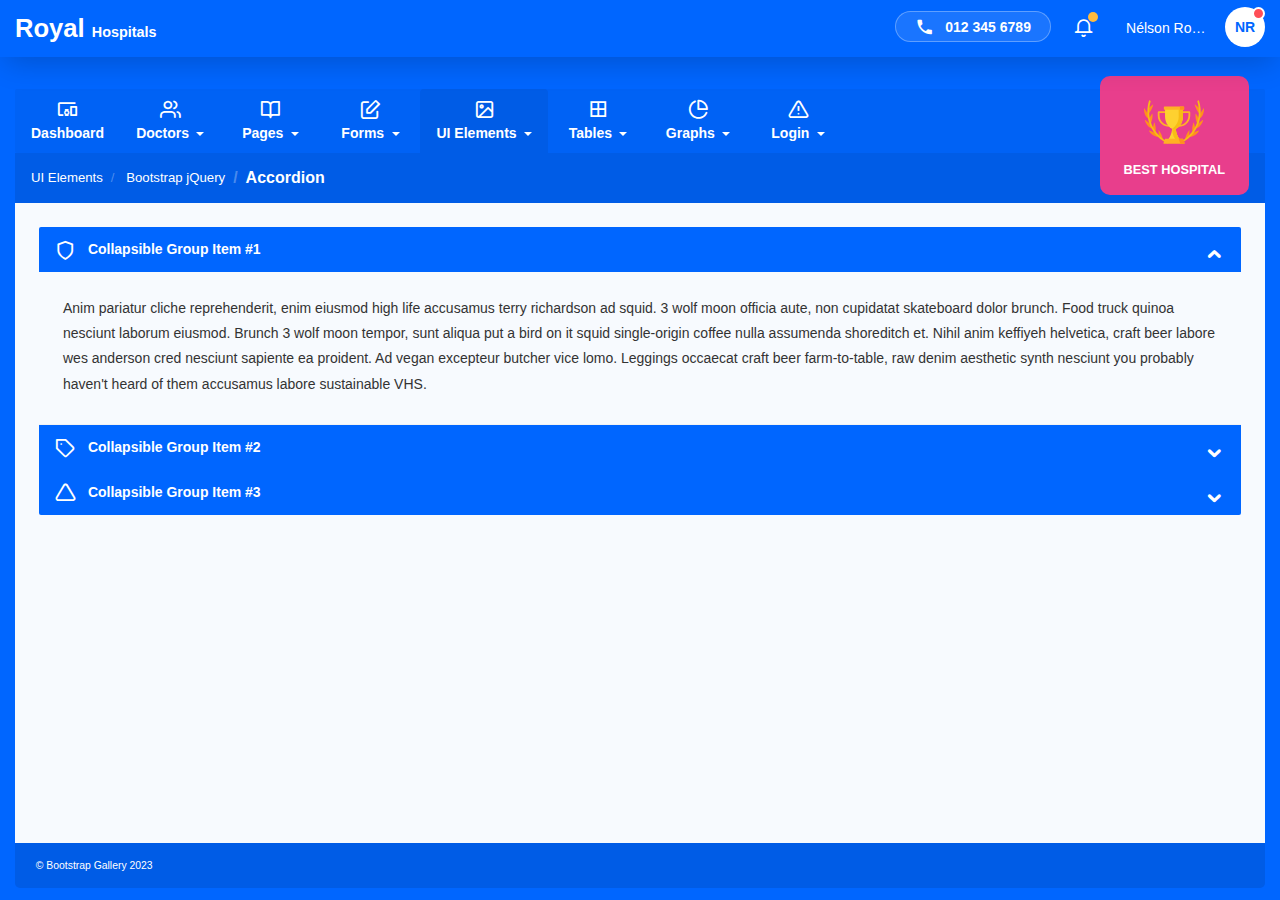
<file: staf/template/accordion.html>
<!doctype html>
<html lang="en">

	<head>
		<!-- Required meta tags -->
		<meta charset="utf-8">
		<meta name="viewport" content="width=device-width, initial-scale=1, shrink-to-fit=no">

		<!-- Meta -->
		<meta name="description" content="Responsive Bootstrap Dashboards">
		<meta name="author" content="Bootstrap Gallery">
		<link rel="shortcut icon" href="img/favicon.svg" />

		<!-- Title -->
		<title>Medical Admin Template - Accordion</title>


		<!-- *************
			************ Common Css Files *************
		************ -->
		<!-- Bootstrap css -->
		<link rel="stylesheet" href="css/bootstrap.min.css">

		<!-- Icomoon Font Icons css -->
		<link rel="stylesheet" href="fonts/style.css">

		<!-- Main css -->
		<link rel="stylesheet" href="css/main.min.css">


		<!-- *************
			************ Vendor Css Files *************
		************ -->


	</head>

	<body>

		<!-- Header start -->
		<header class="header">
			<div class="container-fluid">

				<!-- Row start -->
				<div class="row gutters">
					<div class="col-sm-4 col-4">
						<a href="index.html" class="logo">Royal <span>Hospitals</span></a>
					</div>
					<div class="col-sm-8 col-8">

						<!-- Header actions start -->
						<ul class="header-actions">
							<li class="dropdown d-none d-sm-block">
								<a href="#" class="contact">
									<i class="icon-phone"></i> 012 345 6789
								</a>
							</li>
							<li class="dropdown d-none d-sm-block">
								<a href="#" id="notifications" data-toggle="dropdown" aria-haspopup="true">
									<i class="icon-bell"></i>
									<span class="count-label"></span>
								</a>
								<div class="dropdown-menu lrg" aria-labelledby="notifications">
									<div class="dropdown-menu-header">
										<h5>Notifications</h5>
										<p class="m-0 sub-title">You have 5 unread notifications</p>
									</div>
									<ul class="header-notifications">
										<li>
											<a href="#" class="clearfix">
												<div class="avatar">
													<img src="img/user24.png" alt="Medical Admin Dashboards" />
													<span class="notify-iocn icon-drafts text-danger"></span>
												</div>
												<div class="details">
													<h6>Dr. Clive</h6>
													<p>Appointed as a new President 2021-2024</p>
												</div>
											</a>
										</li>
										<li>
											<a href="#" class="clearfix">
												<div class="avatar">
													<img src="img/user21.png" alt="Medical Admin Dashboards" />
													<span class="notify-iocn icon-layers text-info"></span>
												</div>
												<div class="details">
													<h6>Dr. G. Levsmia</h6>
													<p>Will be on leave on October 2nd week.</p>
												</div>
											</a>
										</li>
										<li>
											<a href="#" class="clearfix">
												<div class="avatar">
													<img src="img/user19.png" alt="Medical Admin Dashboards" />
													<span class="notify-iocn icon-person_add text-success"></span>
												</div>
												<div class="details">
													<h6>Dr. George S</h6>
													<p>Sent new applointments list</p>
												</div>
											</a>
										</li>
									</ul>
								</div>
							</li>
							<li class="dropdown">
								<a href="#" id="userSettings" class="user-settings" data-toggle="dropdown" aria-haspopup="true">
									<span class="user-name">Nélson Romyo</span>
									<span class="avatar">NR<span class="status busy"></span></span>
								</a>
								<div class="dropdown-menu dropdown-menu-right" aria-labelledby="userSettings">
									<div class="header-profile-actions">
										<div class="header-user-profile">
											<div class="header-user">
												<img src="img/user5.png" alt="Hospital Admin Template" />
											</div>
											<h5>Nélson Romyo</h5>
											<p>Admin</p>
										</div>
										<a href="hospital-add-doctor.html"><i class="icon-user1"></i> My Profile</a>
										<a href="account-settings.html"><i class="icon-settings1"></i> Account Settings</a>
										<a href="hospital-reviews.html"><i class="icon-activity"></i> Activity Logs</a>
										<a href="login.html"><i class="icon-log-out1"></i> Sign Out</a>
									</div>
								</div>
							</li>
						</ul>
						<!-- Header actions end -->

					</div>
				</div>
				<!-- Row end -->

			</div>
		</header>
		<!-- Header end -->

		<!-- *************
			************ Header section end *************
		************* -->


		<div class="container-fluid">


			<!-- Navigation start -->
			<nav class="navbar navbar-expand-lg custom-navbar">
				<button class="navbar-toggler" type="button" data-toggle="collapse" data-target="#royalHospitalsNavbar"
					aria-controls="royalHospitalsNavbar" aria-expanded="false" aria-label="Toggle navigation">
					<span class="navbar-toggler-icon">
						<i></i>
						<i></i>
						<i></i>
					</span>
				</button>
				<div class="collapse navbar-collapse" id="royalHospitalsNavbar">
					<ul class="navbar-nav">
						<li class="nav-item">
							<a class="nav-link" href="index.html">
								<i class="icon-devices_other nav-icon"></i>
								Dashboard
							</a>
						</li>
						<li class="nav-item dropdown">
							<a class="nav-link dropdown-toggle" href="#" id="doctoRs" role="button" data-toggle="dropdown"
								aria-haspopup="true" aria-expanded="false">
								<i class="icon-users nav-icon"></i>
								Doctors
							</a>
							<ul class="dropdown-menu" aria-labelledby="doctoRs">
								<li>
									<a class="dropdown-item" href="hospital-doctors-list.html">Doctors List</a>
								</li>
								<li>
									<a class="dropdown-item" href="hospital-locations.html">Hospital Locations</a>
								</li>
								<li>
									<a class="dropdown-item" href="hospital-reviews.html">Hospital Reviews</a>
								</li>
								<li>
									<a class="dropdown-item" href="blog.html">News and Events</a>
								</li>
								<li>
									<a class="dropdown-item" href="hospital-trainings.html">Staff Trainings</a>
								</li>
								<li>
									<a class="dropdown-item" href="hospital-doctors.html">Doctors</a>
								</li>
								<li>
									<a class="dropdown-item" href="hospital-patients.html">Patients</a>
								</li>
								<li>
									<a class="dropdown-item" href="hospital-add-doctor.html">Add Doctor</a>
								</li>
								<li>
									<a class="dropdown-item" href="hospital-add-patient.html">Add Patient</a>
								</li>
							</ul>
						</li>
						<li class="nav-item dropdown">
							<a class="nav-link dropdown-toggle" href="#" id="pagesDropdown" role="button" data-toggle="dropdown"
								aria-haspopup="true" aria-expanded="false">
								<i class="icon-book-open nav-icon"></i>
								Pages
							</a>
							<ul class="dropdown-menu" aria-labelledby="pagesDropdown">
								<li>
									<a class="dropdown-item" href="calendar.html">Calendar</a>
								</li>
								<li>
									<a class="dropdown-item" href="invoice.html">Invoice</a>
								</li>
								<li>
									<a class="dropdown-item" href="cards.html">Cards</a>
								</li>
								<li>
									<a class="dropdown-item" href="search-results.html">Search Results</a>
								</li>
								<li>
									<a class="dropdown-item" href="gallery.html">Gallery</a>
								</li>
								<li>
									<a class="dropdown-item" href="icons.html">Icons</a>
								</li>
								<li>
									<a class="dropdown-item" href="typography.html">Typography</a>
								</li>
								<li>
									<a class="dropdown-item" href="account-settings.html">Account Settings</a>
								</li>
								<li>
									<a class="dropdown-item" href="default-layout.html">Default Layout</a>
								</li>
							</ul>
						</li>
						<li class="nav-item dropdown">
							<a class="nav-link dropdown-toggle" href="#" id="formsDropdown" role="button" data-toggle="dropdown"
								aria-haspopup="true" aria-expanded="false">
								<i class="icon-edit1 nav-icon"></i>
								Forms
							</a>
							<ul class="dropdown-menu" aria-labelledby="formsDropdown">
								<li>
									<a class="dropdown-item" href="datepickers.html">Datepickers</a>
								</li>
								<li>
									<a class="dropdown-item" href="wizard.html">Wizards</a>
								</li>
								<li>
									<a class="dropdown-item" href="bs-select.html">BS Select</a>
								</li>
								<li>
									<a class="dropdown-toggle sub-nav-link" href="#" id="customDropdown" role="button"
										data-toggle="dropdown" aria-haspopup="true" aria-expanded="false">
										Custom Forms
									</a>
									<ul class="dropdown-menu dropdown-menu-right" aria-labelledby="customDropdown">
										<li>
											<a class="dropdown-item" href="contact.html">Contact Form</a>
										</li>
										<li>
											<a class="dropdown-item" href="contact2.html">Contact Form #2</a>
										</li>
										<li>
											<a class="dropdown-item" href="contact3.html">Contact Form #3</a>
										</li>
										<li>
											<a class="dropdown-item" href="contact4.html">Contact Form #4</a>
										</li>
									</ul>
								</li>
								<li>
									<a class="dropdown-item" href="form-inputs.html">Form Inputs</a>
								</li>
								<li>
									<a class="dropdown-item" href="input-groups.html">Input Groups</a>
								</li>
								<li>
									<a class="dropdown-item" href="check-radio.html">Check Boxes</a>
								</li>
								<li>
									<a class="dropdown-item" href="range-sliders.html">Range Sliders</a>
								</li>
								<li>
									<a class="dropdown-item" href="editor.html">Editor</a>
								</li>
							</ul>
						</li>
						<li class="nav-item dropdown">
							<a class="nav-link dropdown-toggle active-page" href="#" id="uiElementsDropdown" role="button"
								data-toggle="dropdown" aria-haspopup="true" aria-expanded="false">
								<i class="icon-image nav-icon"></i>
								UI Elements
							</a>
							<ul class="dropdown-menu" aria-labelledby="uiElementsDropdown">
								<li>
									<a class="dropdown-toggle sub-nav-link" href="#" id="buttonsDropdown" role="button"
										data-toggle="dropdown" aria-haspopup="true" aria-expanded="false">
										Buttons
									</a>
									<ul class="dropdown-menu dropdown-menu-right" aria-labelledby="buttonsDropdown">
										<li>
											<a class="dropdown-item" href="buttons.html">Buttons</a>
										</li>
										<li>
											<a class="dropdown-item" href="button-groups.html">Button Groups</a>
										</li>
										<li>
											<a class="dropdown-item" href="dropdowns.html">Dropdowns</a>
										</li>
									</ul>
								</li>
								<li>
									<a class="dropdown-toggle sub-nav-link" href="#" id="navsDropdown" role="button"
										data-toggle="dropdown" aria-haspopup="true" aria-expanded="false">
										Navbars
									</a>
									<ul class="dropdown-menu dropdown-menu-right" aria-labelledby="navsDropdown">
										<li>
											<a class="dropdown-item" href="nav.html">Nav</a>
										</li>
										<li>
											<a class="dropdown-item" href="navbars.html">Navbars</a>
										</li>
										<li>
											<a class="dropdown-item" href="tabs.html">Tabs</a>
										</li>
									</ul>
								</li>
								<li>
									<a class="dropdown-toggle sub-nav-link" href="#" id="componentsDropdown" role="button"
										data-toggle="dropdown" aria-haspopup="true" aria-expanded="false">
										Components
									</a>
									<ul class="dropdown-menu dropdown-menu-right" aria-labelledby="componentsDropdown">
										<li>
											<a class="dropdown-item" href="breadcrumbs.html">Breadcrumbs</a>
										</li>
										<li>
											<a class="dropdown-item" href="jumbotron.html">Jumbotron</a>
										</li>
										<li>
											<a class="dropdown-item" href="labels-badges.html">Labels &amp; Badges</a>
										</li>
										<li>
											<a class="dropdown-item" href="list-items.html">List Items</a>
										</li>
										<li>
											<a class="dropdown-item" href="pagination.html">Paginations</a>
										</li>
										<li>
											<a class="dropdown-item" href="progress.html">Progress Bars</a>
										</li>
										<li>
											<a class="dropdown-item" href="pills.html">Pills</a>
										</li>
										<li>
											<a class="dropdown-item" href="spinners.html">Spinners</a>
										</li>
									</ul>
								</li>
								<li>
									<a class="dropdown-toggle sub-nav-link" href="#" id="gridDropdown" role="button"
										data-toggle="dropdown" aria-haspopup="true" aria-expanded="false">
										Grid
									</a>
									<ul class="dropdown-menu dropdown-menu-right" aria-labelledby="gridDropdown">
										<li>
											<a class="dropdown-item" href="grid.html">Grid</a>
										</li>
										<li>
											<a class="dropdown-item" href="grid-doc.html">Grid Doc</a>
										</li>
									</ul>
								</li>
								<li>
									<a class="dropdown-toggle sub-nav-link" href="#" id="imagesDropdown" role="button"
										data-toggle="dropdown" aria-haspopup="true" aria-expanded="false">
										Images
									</a>
									<ul class="dropdown-menu dropdown-menu-right" aria-labelledby="imagesDropdown">
										<li>
											<a class="dropdown-item" href="avatars.html">Avatars</a>
										</li>
										<li>
											<a class="dropdown-item" href="media-objects.html">Media Objects</a>
										</li>
										<li>
											<a class="dropdown-item" href="images.html">Thumbnails</a>
										</li>
										<li>
											<a class="dropdown-item" href="text-avatars.html">Text Avatars</a>
										</li>
									</ul>
								</li>
								<li>
									<a class="dropdown-toggle sub-nav-link" href="#" id="alertDropdown" role="button"
										data-toggle="dropdown" aria-haspopup="true" aria-expanded="false">
										Notifications
									</a>
									<ul class="dropdown-menu dropdown-menu-right" aria-labelledby="alertDropdown">
										<li>
											<a class="dropdown-item" href="bootstrap-alerts.html">Default Alerts</a>
										</li>
										<li>
											<a class="dropdown-item" href="custom-alerts.html">Custom Alerts</a>
										</li>
										<li>
											<a class="dropdown-item" href="toasts.html">Toasts</a>
										</li>
									</ul>
								</li>
								<li>
									<a class="dropdown-toggle sub-nav-link" href="#" id="bsJquery" role="button" data-toggle="dropdown"
										aria-haspopup="true" aria-expanded="false">
										Bootstrap jQuery
									</a>
									<ul class="dropdown-menu dropdown-menu-right" aria-labelledby="bsJquery">
										<li>
											<a class="dropdown-item" href="carousel.html">Carousels</a>
										</li>
										<li>
											<a class="dropdown-item" href="modals.html">Modals</a>
										</li>
										<li>
											<a class="dropdown-item" href="popovers-tooltips.html">Tooltips</a>
										</li>
										<li>
											<a class="dropdown-item active-page" href="accordion.html">Accordions</a>
										</li>
									</ul>
								</li>
							</ul>
						</li>
						<li class="nav-item dropdown">
							<a class="nav-link dropdown-toggle" href="#" id="tablesDropdown" role="button" data-toggle="dropdown"
								aria-haspopup="true" aria-expanded="false">
								<i class="icon-border_all nav-icon"></i>
								Tables
							</a>
							<ul class="dropdown-menu" aria-labelledby="tablesDropdown">
								<li>
									<a class="dropdown-item" href="bs-tables.html">Bootstrap Tables</a>
								</li>
								<li>
									<a class="dropdown-item" href="data-tables.html">Data Tables</a>
								</li>
							</ul>
						</li>
						<li class="nav-item dropdown">
							<a class="nav-link dropdown-toggle" href="#" id="graphsDropdown" role="button" data-toggle="dropdown"
								aria-haspopup="true" aria-expanded="false">
								<i class="icon-pie-chart1 nav-icon"></i>
								Graphs
							</a>
							<ul class="dropdown-menu dropdown-menu-right" aria-labelledby="graphsDropdown">
								<li class="open-left">
									<a class="dropdown-toggle sub-nav-link" href="#" id="apexDropdown" role="button"
										data-toggle="dropdown" aria-haspopup="true" aria-expanded="false">
										Apex Graphs
									</a>
									<ul class="dropdown-menu" aria-labelledby="apexDropdown">
										<li>
											<a class="dropdown-item" href="area-graphs.html">Area Charts</a>
										</li>
										<li>
											<a class="dropdown-item" href="bar-graphs.html">Bar Charts</a>
										</li>
										<li>
											<a class="dropdown-item" href="column-graphs.html">Column Charts</a>
										</li>
										<li>
											<a class="dropdown-item" href="donut-graphs.html">Donut Charts</a>
										</li>
										<li>
											<a class="dropdown-item" href="line-graphs.html">Line Charts</a>
										</li>
										<li>
											<a class="dropdown-item" href="mixed-graphs.html">Mixed Charts</a>
										</li>
										<li>
											<a class="dropdown-item" href="pie-graphs.html">Pie Charts</a>
										</li>
									</ul>
								</li>
								<li>
									<a class="dropdown-item" href="morris-graphs.html">Morris Graphs</a>
								</li>
								<li>
									<a class="dropdown-item" href="vector-maps.html">Vector Maps</a>
								</li>
								<li>
									<a class="dropdown-item" href="google-maps.html">Google Maps</a>
								</li>
							</ul>
						</li>
						<li class="nav-item dropdown">
							<a class="nav-link dropdown-toggle" href="#" id="loginDropdown" role="button" data-toggle="dropdown"
								aria-haspopup="true" aria-expanded="false">
								<i class="icon-alert-triangle nav-icon"></i>
								Login
							</a>
							<ul class="dropdown-menu dropdown-menu-right" aria-labelledby="loginDropdown">
								<li>
									<a class="dropdown-item" href="login.html">Login</a>
								</li>
								<li>
									<a class="dropdown-item" href="signup.html">Signup</a>
								</li>
								<li>
									<a class="dropdown-item" href="forgot-pwd.html">Forgot Password</a>
								</li>
								<li>
									<a class="dropdown-item" href="newsletter.html">Newsletter</a>
								</li>
								<li>
									<a class="dropdown-item" href="error.html">404</a>
								</li>
								<li>
									<a class="dropdown-item" href="error2.html">505</a>
								</li>
							</ul>
						</li>
					</ul>
				</div>
			</nav>
			<!-- Navigation end -->


			<!-- *************
				************ Main container start *************
			************* -->
			<div class="main-container">


				<!-- Page header start -->
				<div class="page-header">
					<ol class="breadcrumb">
						<li class="breadcrumb-item">UI Elements</li>
						<li class="breadcrumb-item">
							<a href="#">Bootstrap jQuery</a>
						</li>
						<li class="breadcrumb-item active">Accordion</li>
					</ol>
					<div class="site-award">
						<img src="img/award.svg" alt="Hospital Dashboards"> Best Hospital
					</div>
				</div>
				<!-- Page header end -->

				<!-- Content wrapper start -->
				<div class="content-wrapper">


					<!-- Row start -->
					<div class="row gutters">
						<div class="col-sm-12">

							<div class="accordion toggle-icons" id="toggleIcons">
								<div class="accordion-container">
									<div class="accordion-header" id="toggleIconsOne">
										<a href="" class="" data-toggle="collapse" data-target="#toggleIconsCollapseOne"
											aria-expanded="true" aria-controls="toggleIconsCollapseOne">
											<i class="icon icon-shield1"></i> Collapsible Group Item #1
										</a>
									</div>
									<div id="toggleIconsCollapseOne" class="collapse show" aria-labelledby="toggleIconsOne"
										data-parent="#toggleIcons">
										<div class="accordion-body">
											<p>Anim pariatur cliche reprehenderit, enim eiusmod high life accusamus terry richardson ad squid.
												3 wolf moon officia aute, non cupidatat skateboard dolor brunch. Food truck quinoa nesciunt
												laborum eiusmod. Brunch 3 wolf moon tempor, sunt aliqua put a bird on it squid single-origin
												coffee nulla assumenda shoreditch et. Nihil anim keffiyeh helvetica, craft beer labore wes
												anderson cred nesciunt sapiente ea proident. Ad vegan excepteur butcher vice lomo. Leggings
												occaecat craft beer farm-to-table, raw denim aesthetic synth nesciunt you probably haven't heard
												of them accusamus labore sustainable VHS.</p>
										</div>
									</div>
								</div>
								<div class="accordion-container">
									<div class="accordion-header" id="toggleIconsTwo">
										<a href="" class="collapsed" data-toggle="collapse" data-target="#toggleIconsCollapseTwo"
											aria-expanded="false" aria-controls="toggleIconsCollapseTwo">
											<i class="icon icon-tag1"></i> Collapsible Group Item #2
										</a>
									</div>
									<div id="toggleIconsCollapseTwo" class="collapse" aria-labelledby="toggleIconsTwo"
										data-parent="#toggleIcons">
										<div class="accordion-body">
											<P>Anim pariatur cliche reprehenderit, enim eiusmod high life accusamus terry richardson ad squid.
												3 wolf moon officia aute, non cupidatat skateboard dolor brunch. Food truck quinoa nesciunt
												laborum eiusmod. Brunch 3 wolf moon tempor, sunt aliqua put a bird on it squid single-origin
												coffee nulla assumenda shoreditch et. Nihil anim keffiyeh helvetica, craft beer labore wes
												anderson cred nesciunt sapiente ea proident. Ad vegan excepteur butcher vice lomo. Leggings
												occaecat craft beer farm-to-table, raw denim aesthetic synth nesciunt you probably haven't heard
												of them accusamus labore sustainable VHS.</P>
										</div>
									</div>
								</div>
								<div class="accordion-container">
									<div class="accordion-header" id="toggleIconsThree">
										<a href="" class="collapsed" data-toggle="collapse" data-target="#toggleIconsCollapseThree"
											aria-expanded="false" aria-controls="toggleIconsCollapseThree">
											<i class="icon icon-triangle"></i> Collapsible Group Item #3
										</a>
									</div>
									<div id="toggleIconsCollapseThree" class="collapse" aria-labelledby="toggleIconsThree"
										data-parent="#toggleIcons">
										<div class="accordion-body">
											<p>Anim pariatur cliche reprehenderit, enim eiusmod high life accusamus terry richardson ad squid.
												3 wolf moon officia aute, non cupidatat skateboard dolor brunch. Food truck quinoa nesciunt
												laborum eiusmod. Brunch 3 wolf moon tempor, sunt aliqua put a bird on it squid single-origin
												coffee nulla assumenda shoreditch et. Nihil anim keffiyeh helvetica, craft beer labore wes
												anderson cred nesciunt sapiente ea proident. Ad vegan excepteur butcher vice lomo. Leggings
												occaecat craft beer farm-to-table, raw denim aesthetic synth nesciunt you probably haven't heard
												of them accusamus labore sustainable VHS.</p>
										</div>
									</div>
								</div>
							</div>

						</div>

					</div>
					<!-- Row end -->


				</div>
				<!-- Content wrapper end -->


			</div>
			<!-- *************
				************ Main container end *************
			************* -->

			<footer class="main-footer">© Bootstrap Gallery 2023</footer>

		</div>

		<!--**************************
			**************************
				**************************
							Required JavaScript Files
				**************************
			**************************
				**************************-->
		<!-- Required jQuery first, then Bootstrap Bundle JS -->
		<script src="js/jquery.min.js"></script>
		<script src="js/bootstrap.bundle.min.js"></script>
		<script src="js/moment.js"></script>


		<!-- *************
			************ Vendor Js Files *************
		************* -->

		<!-- Main Js Required -->
		<script src="js/main.js"></script>

	</body>

</html>
</file>
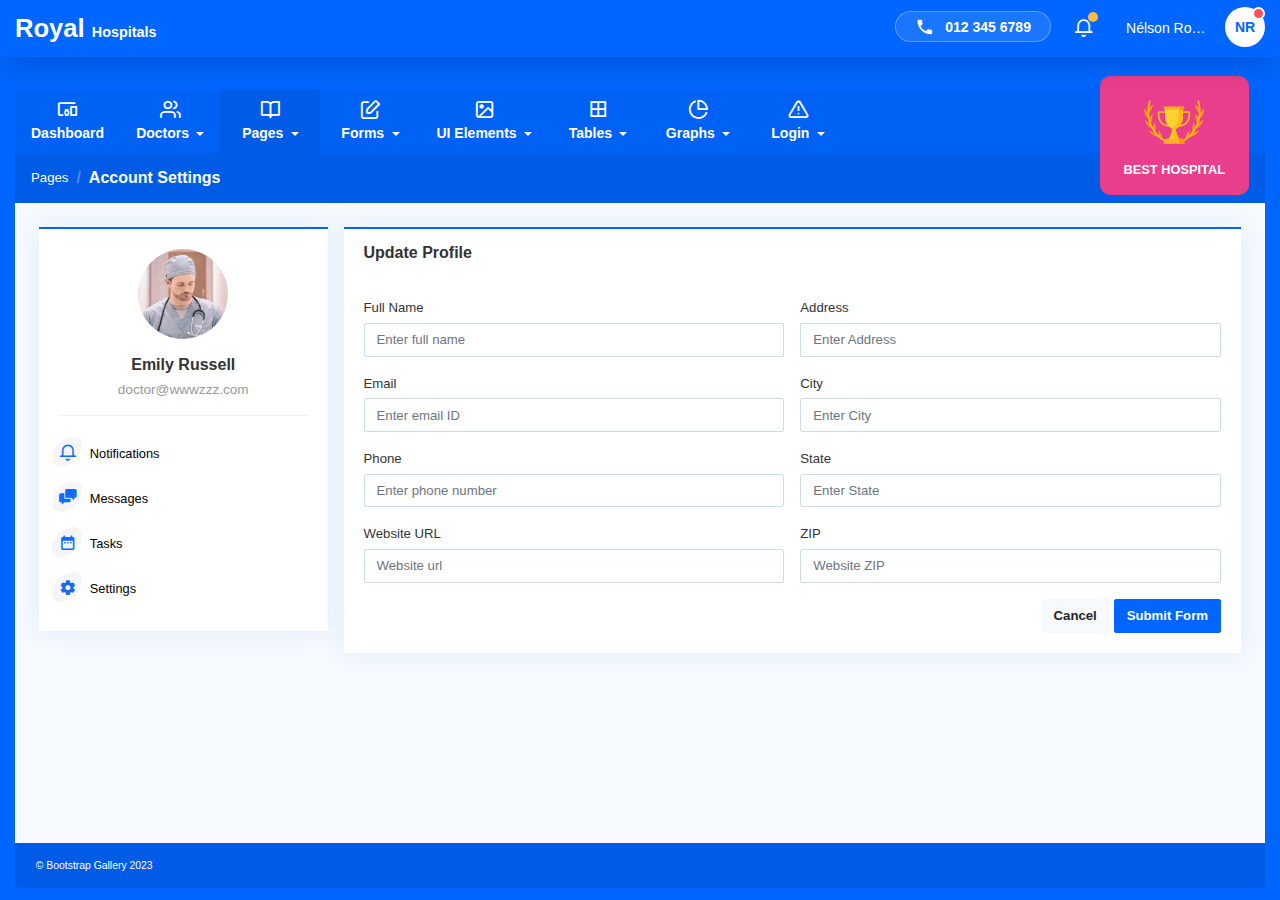
<file: staf/template/account-settings.html>
<!doctype html>
<html lang="en">

	<head>
		<!-- Required meta tags -->
		<meta charset="utf-8">
		<meta name="viewport" content="width=device-width, initial-scale=1, shrink-to-fit=no">

		<!-- Meta -->
		<meta name="description" content="Responsive Bootstrap Dashboards">
		<meta name="author" content="Bootstrap Gallery">
		<link rel="shortcut icon" href="img/favicon.svg" />

		<!-- Title -->
		<title>Medical Admin Template - Account Settings</title>


		<!-- *************
			************ Common Css Files *************
			************ -->
		<!-- Bootstrap css -->
		<link rel="stylesheet" href="css/bootstrap.min.css">

		<!-- Icomoon Font Icons css -->
		<link rel="stylesheet" href="fonts/style.css">

		<!-- Main css -->
		<link rel="stylesheet" href="css/main.min.css">


		<!-- *************
			************ Vendor Css Files *************
		************ -->

	</head>

	<body>

		<!-- Header start -->
		<header class="header">
			<div class="container-fluid">

				<!-- Row start -->
				<div class="row gutters">
					<div class="col-sm-4 col-4">
						<a href="index.html" class="logo">Royal <span>Hospitals</span></a>
					</div>
					<div class="col-sm-8 col-8">

						<!-- Header actions start -->
						<ul class="header-actions">
							<li class="dropdown d-none d-sm-block">
								<a href="#" class="contact">
									<i class="icon-phone"></i> 012 345 6789
								</a>
							</li>
							<li class="dropdown d-none d-sm-block">
								<a href="#" id="notifications" data-toggle="dropdown" aria-haspopup="true">
									<i class="icon-bell"></i>
									<span class="count-label"></span>
								</a>
								<div class="dropdown-menu lrg" aria-labelledby="notifications">
									<div class="dropdown-menu-header">
										<h5>Notifications</h5>
										<p class="m-0 sub-title">You have 5 unread notifications</p>
									</div>
									<ul class="header-notifications">
										<li>
											<a href="#" class="clearfix">
												<div class="avatar">
													<img src="img/user24.png" alt="Medical Admin Dashboards" />
													<span class="notify-iocn icon-drafts text-danger"></span>
												</div>
												<div class="details">
													<h6>Dr. Clive</h6>
													<p>Appointed as a new President 2021-2024</p>
												</div>
											</a>
										</li>
										<li>
											<a href="#" class="clearfix">
												<div class="avatar">
													<img src="img/user21.png" alt="Medical Admin Dashboards" />
													<span class="notify-iocn icon-layers text-info"></span>
												</div>
												<div class="details">
													<h6>Dr. G. Levsmia</h6>
													<p>Will be on leave on October 2nd week.</p>
												</div>
											</a>
										</li>
										<li>
											<a href="#" class="clearfix">
												<div class="avatar">
													<img src="img/user19.png" alt="Medical Admin Dashboards" />
													<span class="notify-iocn icon-person_add text-success"></span>
												</div>
												<div class="details">
													<h6>Dr. George S</h6>
													<p>Sent new applointments list</p>
												</div>
											</a>
										</li>
									</ul>
								</div>
							</li>
							<li class="dropdown">
								<a href="#" id="userSettings" class="user-settings" data-toggle="dropdown" aria-haspopup="true">
									<span class="user-name">Nélson Romyo</span>
									<span class="avatar">NR<span class="status busy"></span></span>
								</a>
								<div class="dropdown-menu dropdown-menu-right" aria-labelledby="userSettings">
									<div class="header-profile-actions">
										<div class="header-user-profile">
											<div class="header-user">
												<img src="img/user11.png" alt="Medical Dashboards" />
											</div>
											<h5>Nélson Romyo</h5>
											<p>Admin</p>
										</div>
										<a href="hospital-add-doctor.html"><i class="icon-user1"></i> My Profile</a>
										<a href="account-settings.html"><i class="icon-settings1"></i> Account Settings</a>
										<a href="hospital-reviews.html"><i class="icon-activity"></i> Activity Logs</a>
										<a href="login.html"><i class="icon-log-out1"></i> Sign Out</a>
									</div>
								</div>
							</li>
						</ul>
						<!-- Header actions end -->

					</div>
				</div>
				<!-- Row end -->

			</div>
		</header>
		<!-- Header end -->

		<!-- *************
			************ Header section end *************
		************* -->


		<div class="container-fluid">


			<!-- Navigation start -->
			<nav class="navbar navbar-expand-lg custom-navbar">
				<button class="navbar-toggler" type="button" data-toggle="collapse" data-target="#royalHospitalsNavbar"
					aria-controls="royalHospitalsNavbar" aria-expanded="false" aria-label="Toggle navigation">
					<span class="navbar-toggler-icon">
						<i></i>
						<i></i>
						<i></i>
					</span>
				</button>
				<div class="collapse navbar-collapse" id="royalHospitalsNavbar">
					<ul class="navbar-nav">
						<li class="nav-item">
							<a class="nav-link" href="index.html">
								<i class="icon-devices_other nav-icon"></i>
								Dashboard
							</a>
						</li>
						<li class="nav-item dropdown">
							<a class="nav-link dropdown-toggle" href="#" id="doctoRs" role="button" data-toggle="dropdown"
								aria-haspopup="true" aria-expanded="false">
								<i class="icon-users nav-icon"></i>
								Doctors
							</a>
							<ul class="dropdown-menu" aria-labelledby="doctoRs">
								<li>
									<a class="dropdown-item" href="hospital-doctors-list.html">Doctors List</a>
								</li>
								<li>
									<a class="dropdown-item" href="hospital-locations.html">Hospital Locations</a>
								</li>
								<li>
									<a class="dropdown-item" href="hospital-reviews.html">Hospital Reviews</a>
								</li>
								<li>
									<a class="dropdown-item" href="blog.html">News and Events</a>
								</li>
								<li>
									<a class="dropdown-item" href="hospital-trainings.html">Staff Trainings</a>
								</li>
								<li>
									<a class="dropdown-item" href="hospital-doctors.html">Doctors</a>
								</li>
								<li>
									<a class="dropdown-item" href="hospital-patients.html">Patients</a>
								</li>
								<li>
									<a class="dropdown-item" href="hospital-add-doctor.html">Add Doctor</a>
								</li>
								<li>
									<a class="dropdown-item" href="hospital-add-patient.html">Add Patient</a>
								</li>
							</ul>
						</li>
						<li class="nav-item dropdown">
							<a class="nav-link dropdown-toggle active-page" href="#" id="pagesDropdown" role="button"
								data-toggle="dropdown" aria-haspopup="true" aria-expanded="false">
								<i class="icon-book-open nav-icon"></i>
								Pages
							</a>
							<ul class="dropdown-menu" aria-labelledby="pagesDropdown">
								<li>
									<a class="dropdown-item" href="calendar.html">Calendar</a>
								</li>
								<li>
									<a class="dropdown-item" href="invoice.html">Invoice</a>
								</li>
								<li>
									<a class="dropdown-item" href="cards.html">Cards</a>
								</li>
								<li>
									<a class="dropdown-item" href="search-results.html">Search Results</a>
								</li>
								<li>
									<a class="dropdown-item" href="gallery.html">Gallery</a>
								</li>
								<li>
									<a class="dropdown-item" href="icons.html">Icons</a>
								</li>
								<li>
									<a class="dropdown-item" href="typography.html">Typography</a>
								</li>
								<li>
									<a class="dropdown-item active-page" href="account-settings.html">Account Settings</a>
								</li>
								<li>
									<a class="dropdown-item" href="default-layout.html">Default Layout</a>
								</li>
							</ul>
						</li>
						<li class="nav-item dropdown">
							<a class="nav-link dropdown-toggle" href="#" id="formsDropdown" role="button" data-toggle="dropdown"
								aria-haspopup="true" aria-expanded="false">
								<i class="icon-edit1 nav-icon"></i>
								Forms
							</a>
							<ul class="dropdown-menu" aria-labelledby="formsDropdown">
								<li>
									<a class="dropdown-item" href="datepickers.html">Datepickers</a>
								</li>
								<li>
									<a class="dropdown-item" href="wizard.html">Wizards</a>
								</li>
								<li>
									<a class="dropdown-item" href="bs-select.html">BS Select</a>
								</li>
								<li>
									<a class="dropdown-toggle sub-nav-link" href="#" id="customDropdown" role="button"
										data-toggle="dropdown" aria-haspopup="true" aria-expanded="false">
										Custom Forms
									</a>
									<ul class="dropdown-menu dropdown-menu-right" aria-labelledby="customDropdown">
										<li>
											<a class="dropdown-item" href="contact.html">Contact Form</a>
										</li>
										<li>
											<a class="dropdown-item" href="contact2.html">Contact Form #2</a>
										</li>
										<li>
											<a class="dropdown-item" href="contact3.html">Contact Form #3</a>
										</li>
										<li>
											<a class="dropdown-item" href="contact4.html">Contact Form #4</a>
										</li>
									</ul>
								</li>
								<li>
									<a class="dropdown-item" href="form-inputs.html">Form Inputs</a>
								</li>
								<li>
									<a class="dropdown-item" href="input-groups.html">Input Groups</a>
								</li>
								<li>
									<a class="dropdown-item" href="check-radio.html">Check Boxes</a>
								</li>
								<li>
									<a class="dropdown-item" href="range-sliders.html">Range Sliders</a>
								</li>
								<li>
									<a class="dropdown-item" href="editor.html">Editor</a>
								</li>
							</ul>
						</li>
						<li class="nav-item dropdown">
							<a class="nav-link dropdown-toggle" href="#" id="uiElementsDropdown" role="button" data-toggle="dropdown"
								aria-haspopup="true" aria-expanded="false">
								<i class="icon-image nav-icon"></i>
								UI Elements
							</a>
							<ul class="dropdown-menu" aria-labelledby="uiElementsDropdown">
								<li>
									<a class="dropdown-toggle sub-nav-link" href="#" id="buttonsDropdown" role="button"
										data-toggle="dropdown" aria-haspopup="true" aria-expanded="false">
										Buttons
									</a>
									<ul class="dropdown-menu dropdown-menu-right" aria-labelledby="buttonsDropdown">
										<li>
											<a class="dropdown-item" href="buttons.html">Buttons</a>
										</li>
										<li>
											<a class="dropdown-item" href="button-groups.html">Button Groups</a>
										</li>
										<li>
											<a class="dropdown-item" href="dropdowns.html">Dropdowns</a>
										</li>
									</ul>
								</li>
								<li>
									<a class="dropdown-toggle sub-nav-link" href="#" id="navsDropdown" role="button"
										data-toggle="dropdown" aria-haspopup="true" aria-expanded="false">
										Navbars
									</a>
									<ul class="dropdown-menu dropdown-menu-right" aria-labelledby="navsDropdown">
										<li>
											<a class="dropdown-item" href="nav.html">Nav</a>
										</li>
										<li>
											<a class="dropdown-item" href="navbars.html">Navbars</a>
										</li>
										<li>
											<a class="dropdown-item" href="tabs.html">Tabs</a>
										</li>
									</ul>
								</li>
								<li>
									<a class="dropdown-toggle sub-nav-link" href="#" id="componentsDropdown" role="button"
										data-toggle="dropdown" aria-haspopup="true" aria-expanded="false">
										Components
									</a>
									<ul class="dropdown-menu dropdown-menu-right" aria-labelledby="componentsDropdown">
										<li>
											<a class="dropdown-item" href="breadcrumbs.html">Breadcrumbs</a>
										</li>
										<li>
											<a class="dropdown-item" href="jumbotron.html">Jumbotron</a>
										</li>
										<li>
											<a class="dropdown-item" href="labels-badges.html">Labels &amp; Badges</a>
										</li>
										<li>
											<a class="dropdown-item" href="list-items.html">List Items</a>
										</li>
										<li>
											<a class="dropdown-item" href="pagination.html">Paginations</a>
										</li>
										<li>
											<a class="dropdown-item" href="progress.html">Progress Bars</a>
										</li>
										<li>
											<a class="dropdown-item" href="pills.html">Pills</a>
										</li>
										<li>
											<a class="dropdown-item" href="spinners.html">Spinners</a>
										</li>
									</ul>
								</li>
								<li>
									<a class="dropdown-toggle sub-nav-link" href="#" id="gridDropdown" role="button"
										data-toggle="dropdown" aria-haspopup="true" aria-expanded="false">
										Grid
									</a>
									<ul class="dropdown-menu dropdown-menu-right" aria-labelledby="gridDropdown">
										<li>
											<a class="dropdown-item" href="grid.html">Grid</a>
										</li>
										<li>
											<a class="dropdown-item" href="grid-doc.html">Grid Doc</a>
										</li>
									</ul>
								</li>
								<li>
									<a class="dropdown-toggle sub-nav-link" href="#" id="imagesDropdown" role="button"
										data-toggle="dropdown" aria-haspopup="true" aria-expanded="false">
										Images
									</a>
									<ul class="dropdown-menu dropdown-menu-right" aria-labelledby="imagesDropdown">
										<li>
											<a class="dropdown-item" href="avatars.html">Avatars</a>
										</li>
										<li>
											<a class="dropdown-item" href="media-objects.html">Media Objects</a>
										</li>
										<li>
											<a class="dropdown-item" href="images.html">Thumbnails</a>
										</li>
										<li>
											<a class="dropdown-item" href="text-avatars.html">Text Avatars</a>
										</li>
									</ul>
								</li>
								<li>
									<a class="dropdown-toggle sub-nav-link" href="#" id="alertDropdown" role="button"
										data-toggle="dropdown" aria-haspopup="true" aria-expanded="false">
										Notifications
									</a>
									<ul class="dropdown-menu dropdown-menu-right" aria-labelledby="alertDropdown">
										<li>
											<a class="dropdown-item" href="bootstrap-alerts.html">Default Alerts</a>
										</li>
										<li>
											<a class="dropdown-item" href="custom-alerts.html">Custom Alerts</a>
										</li>
										<li>
											<a class="dropdown-item" href="toasts.html">Toasts</a>
										</li>
									</ul>
								</li>
								<li>
									<a class="dropdown-toggle sub-nav-link" href="#" id="bsJquery" role="button" data-toggle="dropdown"
										aria-haspopup="true" aria-expanded="false">
										Bootstrap jQuery
									</a>
									<ul class="dropdown-menu dropdown-menu-right" aria-labelledby="bsJquery">
										<li>
											<a class="dropdown-item" href="carousel.html">Carousels</a>
										</li>
										<li>
											<a class="dropdown-item" href="modals.html">Modals</a>
										</li>
										<li>
											<a class="dropdown-item" href="popovers-tooltips.html">Tooltips</a>
										</li>
										<li>
											<a class="dropdown-item" href="accordion.html">Accordions</a>
										</li>
									</ul>
								</li>
							</ul>
						</li>
						<li class="nav-item dropdown">
							<a class="nav-link dropdown-toggle" href="#" id="tablesDropdown" role="button" data-toggle="dropdown"
								aria-haspopup="true" aria-expanded="false">
								<i class="icon-border_all nav-icon"></i>
								Tables
							</a>
							<ul class="dropdown-menu" aria-labelledby="tablesDropdown">
								<li>
									<a class="dropdown-item" href="bs-tables.html">Bootstrap Tables</a>
								</li>
								<li>
									<a class="dropdown-item" href="data-tables.html">Data Tables</a>
								</li>
							</ul>
						</li>
						<li class="nav-item dropdown">
							<a class="nav-link dropdown-toggle" href="#" id="graphsDropdown" role="button" data-toggle="dropdown"
								aria-haspopup="true" aria-expanded="false">
								<i class="icon-pie-chart1 nav-icon"></i>
								Graphs
							</a>
							<ul class="dropdown-menu dropdown-menu-right" aria-labelledby="graphsDropdown">
								<li class="open-left">
									<a class="dropdown-toggle sub-nav-link" href="#" id="apexDropdown" role="button"
										data-toggle="dropdown" aria-haspopup="true" aria-expanded="false">
										Apex Graphs
									</a>
									<ul class="dropdown-menu" aria-labelledby="apexDropdown">
										<li>
											<a class="dropdown-item" href="area-graphs.html">Area Charts</a>
										</li>
										<li>
											<a class="dropdown-item" href="bar-graphs.html">Bar Charts</a>
										</li>
										<li>
											<a class="dropdown-item" href="column-graphs.html">Column Charts</a>
										</li>
										<li>
											<a class="dropdown-item" href="donut-graphs.html">Donut Charts</a>
										</li>
										<li>
											<a class="dropdown-item" href="line-graphs.html">Line Charts</a>
										</li>
										<li>
											<a class="dropdown-item" href="mixed-graphs.html">Mixed Charts</a>
										</li>
										<li>
											<a class="dropdown-item" href="pie-graphs.html">Pie Charts</a>
										</li>
									</ul>
								</li>
								<li>
									<a class="dropdown-item" href="morris-graphs.html">Morris Graphs</a>
								</li>
								<li>
									<a class="dropdown-item" href="vector-maps.html">Vector Maps</a>
								</li>
								<li>
									<a class="dropdown-item" href="google-maps.html">Google Maps</a>
								</li>
							</ul>
						</li>
						<li class="nav-item dropdown">
							<a class="nav-link dropdown-toggle" href="#" id="loginDropdown" role="button" data-toggle="dropdown"
								aria-haspopup="true" aria-expanded="false">
								<i class="icon-alert-triangle nav-icon"></i>
								Login
							</a>
							<ul class="dropdown-menu dropdown-menu-right" aria-labelledby="loginDropdown">
								<li>
									<a class="dropdown-item" href="login.html">Login</a>
								</li>
								<li>
									<a class="dropdown-item" href="signup.html">Signup</a>
								</li>
								<li>
									<a class="dropdown-item" href="forgot-pwd.html">Forgot Password</a>
								</li>
								<li>
									<a class="dropdown-item" href="newsletter.html">Newsletter</a>
								</li>
								<li>
									<a class="dropdown-item" href="error.html">404</a>
								</li>
								<li>
									<a class="dropdown-item" href="error2.html">505</a>
								</li>
							</ul>
						</li>
					</ul>
				</div>
			</nav>
			<!-- Navigation end -->


			<!-- *************
				************ Main container start *************
			************* -->
			<div class="main-container">

				<!-- Page header start -->
				<div class="page-header">
					<ol class="breadcrumb">
						<li class="breadcrumb-item">Pages</li>
						<li class="breadcrumb-item active">Account Settings</li>
					</ol>
					<div class="site-award">
						<img src="img/award.svg" alt="Hospital Dashboards"> Best Hospital
					</div>
				</div>
				<!-- Page header end -->

				<!-- Content wrapper start -->
				<div class="content-wrapper">

					<!-- Row start -->
					<div class="row gutters">
						<div class="col-md-3 col-sm-4 col-12">
							<div class="card">
								<div class="card-body">
									<div class="account-settings">
										<div class="user-profile">
											<div class="user-avatar">
												<img src="img/user2.png" alt="Medical Dashboards" />
											</div>
											<h5 class="user-name">Emily Russell</h5>
											<h6 class="user-email">doctor@wwwzzz.com</h6>
										</div>
										<div class="setting-links">
											<a href="#">
												<i class="icon-bell"></i>
												Notifications
											</a>
											<a href="#">
												<i class="icon-chat"></i>
												Messages
											</a>
											<a href="#">
												<i class="icon-date_range"></i>
												Tasks
											</a>
											<a href="#">
												<i class="icon-settings"></i>
												Settings
											</a>
										</div>
									</div>
								</div>
							</div>
						</div>
						<div class="col-md-9 ">
							<div class="card">
								<div class="card-header">
									<div class="card-title">Update Profile</div>
								</div>
								<div class="card-body">
									<div class="row gutters">
										<div class=col-sm-6 col-12">
											<div class="form-group">
												<label for="fullName">Full Name</label>
												<input type="text" class="form-control" id="fullName" placeholder="Enter full name">
											</div>
											<div class="form-group">
												<label for="eMail">Email</label>
												<input type="email" class="form-control" id="eMail" placeholder="Enter email ID">
											</div>
											<div class="form-group">
												<label for="phone">Phone</label>
												<input type="text" class="form-control" id="phone" placeholder="Enter phone number">
											</div>
											<div class="form-group">
												<label for="website">Website URL</label>
												<input type="url" class="form-control" id="website" placeholder="Website url">
											</div>
										</div>
										<div class=col-sm-6 col-12">
											<div class="form-group">
												<label for="addRess">Address</label>
												<input type="text" class="form-control" id="addRess" placeholder="Enter Address">
											</div>
											<div class="form-group">
												<label for="ciTy">City</label>
												<input type="text" class="form-control" id="ciTy" placeholder="Enter City">
											</div>
											<div class="form-group">
												<label for="sTate">State</label>
												<input type="text" class="form-control" id="sTate" placeholder="Enter State">
											</div>
											<div class="form-group">
												<label for="zIp">ZIP</label>
												<input type="number" class="form-control" id="zIp" placeholder="Website ZIP">
											</div>
										</div>
										<div class="col-sm-12">
											<div class="text-right">
												<button type="button" id="cancel" name="cancel" class="btn btn-light">Cancel</button>
												<button type="button" id="submit2" name="submit2" class="btn btn-primary">Submit Form</button>
											</div>
										</div>
									</div>
								</div>
							</div>
						</div>
					</div>
					<!-- Row end -->

				</div>
				<!-- Content wrapper end -->


			</div>
			<!-- *************
				************ Main container end *************
			************* -->


			<footer class="main-footer">© Bootstrap Gallery 2023</footer>


		</div>

		<!-- *************
			************ Required JavaScript Files *************
		************* -->
		<!-- Required jQuery first, then Bootstrap Bundle JS -->
		<script src="js/jquery.min.js"></script>
		<script src="js/bootstrap.bundle.min.js"></script>
		<script src="js/moment.js"></script>


		<!-- *************
			************ Vendor Js Files *************
		************* -->

		<!-- Main Js Required -->
		<script src="js/main.js"></script>

	</body>

</html>
</file>
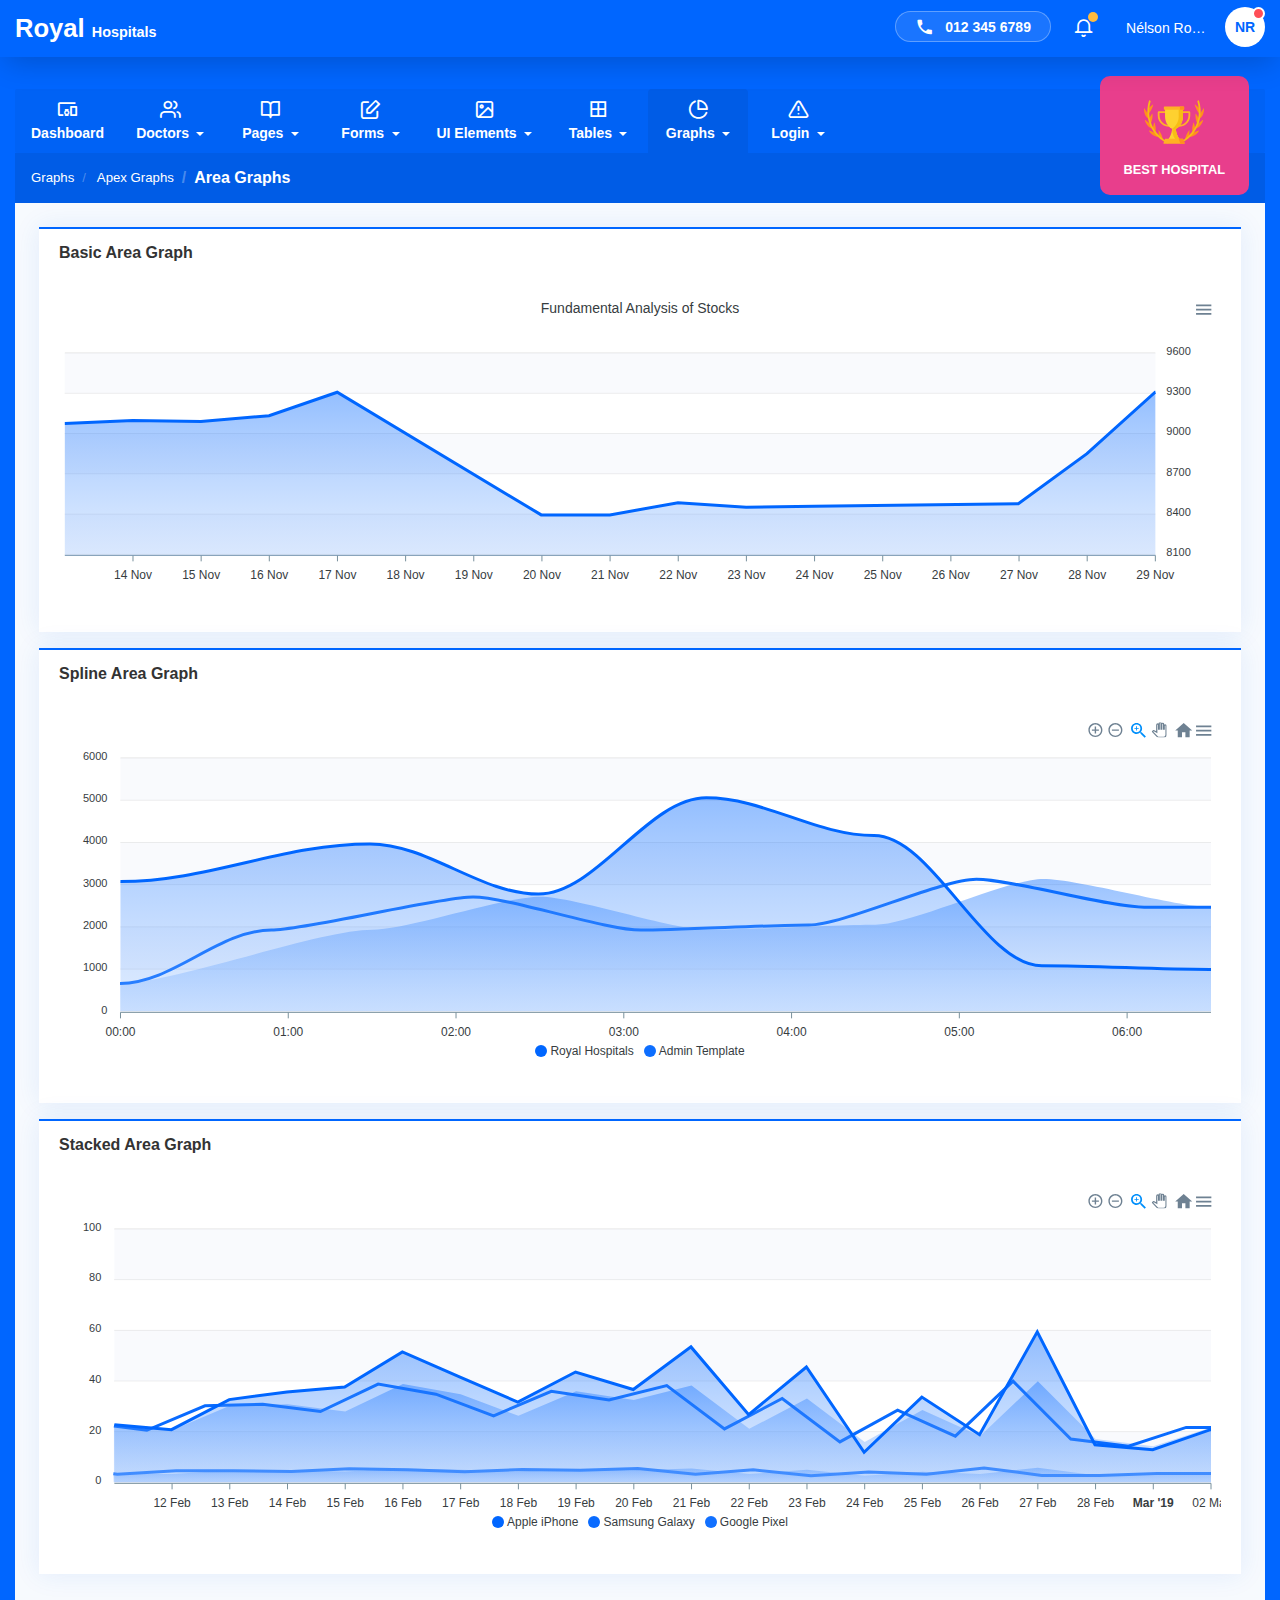
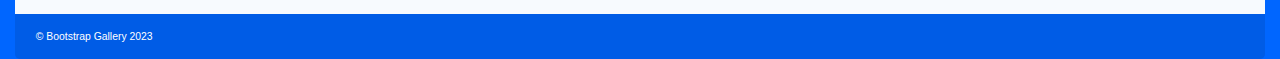
<file: staf/template/area-graphs.html>
<!doctype html>
<html lang="en">

	<head>
		<!-- Required meta tags -->
		<meta charset="utf-8">
		<meta name="viewport" content="width=device-width, initial-scale=1, shrink-to-fit=no">

		<!-- Meta -->
		<meta name="description" content="Responsive Bootstrap Dashboards">
		<meta name="author" content="Bootstrap Gallery">
		<link rel="shortcut icon" href="img/favicon.svg" />

		<!-- Title -->
		<title>Medical Admin Template - Area Graphs</title>


		<!-- *************
			************ Common Css Files *************
			************ -->
		<!-- Bootstrap css -->
		<link rel="stylesheet" href="css/bootstrap.min.css">

		<!-- Icomoon Font Icons css -->
		<link rel="stylesheet" href="fonts/style.css">

		<!-- Main css -->
		<link rel="stylesheet" href="css/main.min.css">


		<!-- *************
			************ Vendor Css Files *************
		************ -->


	</head>

	<body>

		<!-- Header start -->
		<header class="header">
			<div class="container-fluid">

				<!-- Row start -->
				<div class="row gutters">
					<div class="col-sm-4 col-4">
						<a href="index.html" class="logo">Royal <span>Hospitals</span></a>
					</div>
					<div class="col-sm-8 col-8">

						<!-- Header actions start -->
						<ul class="header-actions">
							<li class="dropdown d-none d-sm-block">
								<a href="#" class="contact">
									<i class="icon-phone"></i> 012 345 6789
								</a>
							</li>
							<li class="dropdown d-none d-sm-block">
								<a href="#" id="notifications" data-toggle="dropdown" aria-haspopup="true">
									<i class="icon-bell"></i>
									<span class="count-label"></span>
								</a>
								<div class="dropdown-menu lrg" aria-labelledby="notifications">
									<div class="dropdown-menu-header">
										<h5>Notifications</h5>
										<p class="m-0 sub-title">You have 5 unread notifications</p>
									</div>
									<ul class="header-notifications">
										<li>
											<a href="#" class="clearfix">
												<div class="avatar">
													<img src="img/user24.png" alt="Medical Admin Dashboards" />
													<span class="notify-iocn icon-drafts text-danger"></span>
												</div>
												<div class="details">
													<h6>Dr. Clive</h6>
													<p>Appointed as a new President 2021-2024</p>
												</div>
											</a>
										</li>
										<li>
											<a href="#" class="clearfix">
												<div class="avatar">
													<img src="img/user21.png" alt="Medical Admin Dashboards" />
													<span class="notify-iocn icon-layers text-info"></span>
												</div>
												<div class="details">
													<h6>Dr. G. Levsmia</h6>
													<p>Will be on leave on October 2nd week.</p>
												</div>
											</a>
										</li>
										<li>
											<a href="#" class="clearfix">
												<div class="avatar">
													<img src="img/user19.png" alt="Medical Admin Dashboards" />
													<span class="notify-iocn icon-person_add text-success"></span>
												</div>
												<div class="details">
													<h6>Dr. George S</h6>
													<p>Sent new applointments list</p>
												</div>
											</a>
										</li>
									</ul>
								</div>
							</li>
							<li class="dropdown">
								<a href="#" id="userSettings" class="user-settings" data-toggle="dropdown" aria-haspopup="true">
									<span class="user-name">Nélson Romyo</span>
									<span class="avatar">NR<span class="status busy"></span></span>
								</a>
								<div class="dropdown-menu dropdown-menu-right" aria-labelledby="userSettings">
									<div class="header-profile-actions">
										<div class="header-user-profile">
											<div class="header-user">
												<img src="img/user11.png" alt="Medical Dashboards" />
											</div>
											<h5>Nélson Romyo</h5>
											<p>Admin</p>
										</div>
										<a href="hospital-add-doctor.html"><i class="icon-user1"></i> My Profile</a>
										<a href="account-settings.html"><i class="icon-settings1"></i> Account Settings</a>
										<a href="hospital-reviews.html"><i class="icon-activity"></i> Activity Logs</a>
										<a href="login.html"><i class="icon-log-out1"></i> Sign Out</a>
									</div>
								</div>
							</li>
						</ul>
						<!-- Header actions end -->

					</div>
				</div>
				<!-- Row end -->

			</div>
		</header>
		<!-- Header end -->

		<!-- *************
			************ Header section end *************
		************* -->


		<div class="container-fluid">


			<!-- Navigation start -->
			<nav class="navbar navbar-expand-lg custom-navbar">
				<button class="navbar-toggler" type="button" data-toggle="collapse" data-target="#royalHospitalsNavbar"
					aria-controls="royalHospitalsNavbar" aria-expanded="false" aria-label="Toggle navigation">
					<span class="navbar-toggler-icon">
						<i></i>
						<i></i>
						<i></i>
					</span>
				</button>
				<div class="collapse navbar-collapse" id="royalHospitalsNavbar">
					<ul class="navbar-nav">
						<li class="nav-item">
							<a class="nav-link" href="index.html">
								<i class="icon-devices_other nav-icon"></i>
								Dashboard
							</a>
						</li>
						<li class="nav-item dropdown">
							<a class="nav-link dropdown-toggle" href="#" id="doctoRs" role="button" data-toggle="dropdown"
								aria-haspopup="true" aria-expanded="false">
								<i class="icon-users nav-icon"></i>
								Doctors
							</a>
							<ul class="dropdown-menu" aria-labelledby="doctoRs">
								<li>
									<a class="dropdown-item" href="hospital-doctors-list.html">Doctors List</a>
								</li>
								<li>
									<a class="dropdown-item" href="hospital-locations.html">Hospital Locations</a>
								</li>
								<li>
									<a class="dropdown-item" href="hospital-reviews.html">Hospital Reviews</a>
								</li>
								<li>
									<a class="dropdown-item" href="blog.html">News and Events</a>
								</li>
								<li>
									<a class="dropdown-item" href="hospital-trainings.html">Staff Trainings</a>
								</li>
								<li>
									<a class="dropdown-item" href="hospital-doctors.html">Doctors</a>
								</li>
								<li>
									<a class="dropdown-item" href="hospital-patients.html">Patients</a>
								</li>
								<li>
									<a class="dropdown-item" href="hospital-add-doctor.html">Add Doctor</a>
								</li>
								<li>
									<a class="dropdown-item" href="hospital-add-patient.html">Add Patient</a>
								</li>
							</ul>
						</li>
						<li class="nav-item dropdown">
							<a class="nav-link dropdown-toggle" href="#" id="pagesDropdown" role="button" data-toggle="dropdown"
								aria-haspopup="true" aria-expanded="false">
								<i class="icon-book-open nav-icon"></i>
								Pages
							</a>
							<ul class="dropdown-menu" aria-labelledby="pagesDropdown">
								<li>
									<a class="dropdown-item" href="calendar.html">Calendar</a>
								</li>
								<li>
									<a class="dropdown-item" href="invoice.html">Invoice</a>
								</li>
								<li>
									<a class="dropdown-item" href="cards.html">Cards</a>
								</li>
								<li>
									<a class="dropdown-item" href="search-results.html">Search Results</a>
								</li>
								<li>
									<a class="dropdown-item" href="gallery.html">Gallery</a>
								</li>
								<li>
									<a class="dropdown-item" href="icons.html">Icons</a>
								</li>
								<li>
									<a class="dropdown-item" href="typography.html">Typography</a>
								</li>
								<li>
									<a class="dropdown-item" href="account-settings.html">Account Settings</a>
								</li>
								<li>
									<a class="dropdown-item" href="default-layout.html">Default Layout</a>
								</li>
							</ul>
						</li>
						<li class="nav-item dropdown">
							<a class="nav-link dropdown-toggle" href="#" id="formsDropdown" role="button" data-toggle="dropdown"
								aria-haspopup="true" aria-expanded="false">
								<i class="icon-edit1 nav-icon"></i>
								Forms
							</a>
							<ul class="dropdown-menu" aria-labelledby="formsDropdown">
								<li>
									<a class="dropdown-item" href="datepickers.html">Datepickers</a>
								</li>
								<li>
									<a class="dropdown-item" href="wizard.html">Wizards</a>
								</li>
								<li>
									<a class="dropdown-item" href="bs-select.html">BS Select</a>
								</li>
								<li>
									<a class="dropdown-toggle sub-nav-link" href="#" id="customDropdown" role="button"
										data-toggle="dropdown" aria-haspopup="true" aria-expanded="false">
										Custom Forms
									</a>
									<ul class="dropdown-menu dropdown-menu-right" aria-labelledby="customDropdown">
										<li>
											<a class="dropdown-item" href="contact.html">Contact Form</a>
										</li>
										<li>
											<a class="dropdown-item" href="contact2.html">Contact Form #2</a>
										</li>
										<li>
											<a class="dropdown-item" href="contact3.html">Contact Form #3</a>
										</li>
										<li>
											<a class="dropdown-item" href="contact4.html">Contact Form #4</a>
										</li>
									</ul>
								</li>
								<li>
									<a class="dropdown-item" href="form-inputs.html">Form Inputs</a>
								</li>
								<li>
									<a class="dropdown-item" href="input-groups.html">Input Groups</a>
								</li>
								<li>
									<a class="dropdown-item" href="check-radio.html">Check Boxes</a>
								</li>
								<li>
									<a class="dropdown-item" href="range-sliders.html">Range Sliders</a>
								</li>
								<li>
									<a class="dropdown-item" href="editor.html">Editor</a>
								</li>
							</ul>
						</li>
						<li class="nav-item dropdown">
							<a class="nav-link dropdown-toggle" href="#" id="uiElementsDropdown" role="button" data-toggle="dropdown"
								aria-haspopup="true" aria-expanded="false">
								<i class="icon-image nav-icon"></i>
								UI Elements
							</a>
							<ul class="dropdown-menu" aria-labelledby="uiElementsDropdown">
								<li>
									<a class="dropdown-toggle sub-nav-link" href="#" id="buttonsDropdown" role="button"
										data-toggle="dropdown" aria-haspopup="true" aria-expanded="false">
										Buttons
									</a>
									<ul class="dropdown-menu dropdown-menu-right" aria-labelledby="buttonsDropdown">
										<li>
											<a class="dropdown-item" href="buttons.html">Buttons</a>
										</li>
										<li>
											<a class="dropdown-item" href="button-groups.html">Button Groups</a>
										</li>
										<li>
											<a class="dropdown-item" href="dropdowns.html">Dropdowns</a>
										</li>
									</ul>
								</li>
								<li>
									<a class="dropdown-toggle sub-nav-link" href="#" id="navsDropdown" role="button"
										data-toggle="dropdown" aria-haspopup="true" aria-expanded="false">
										Navbars
									</a>
									<ul class="dropdown-menu dropdown-menu-right" aria-labelledby="navsDropdown">
										<li>
											<a class="dropdown-item" href="nav.html">Nav</a>
										</li>
										<li>
											<a class="dropdown-item" href="navbars.html">Navbars</a>
										</li>
										<li>
											<a class="dropdown-item" href="tabs.html">Tabs</a>
										</li>
									</ul>
								</li>
								<li>
									<a class="dropdown-toggle sub-nav-link" href="#" id="componentsDropdown" role="button"
										data-toggle="dropdown" aria-haspopup="true" aria-expanded="false">
										Components
									</a>
									<ul class="dropdown-menu dropdown-menu-right" aria-labelledby="componentsDropdown">
										<li>
											<a class="dropdown-item" href="breadcrumbs.html">Breadcrumbs</a>
										</li>
										<li>
											<a class="dropdown-item" href="jumbotron.html">Jumbotron</a>
										</li>
										<li>
											<a class="dropdown-item" href="labels-badges.html">Labels &amp; Badges</a>
										</li>
										<li>
											<a class="dropdown-item" href="list-items.html">List Items</a>
										</li>
										<li>
											<a class="dropdown-item" href="pagination.html">Paginations</a>
										</li>
										<li>
											<a class="dropdown-item" href="progress.html">Progress Bars</a>
										</li>
										<li>
											<a class="dropdown-item" href="pills.html">Pills</a>
										</li>
										<li>
											<a class="dropdown-item" href="spinners.html">Spinners</a>
										</li>
									</ul>
								</li>
								<li>
									<a class="dropdown-toggle sub-nav-link" href="#" id="gridDropdown" role="button"
										data-toggle="dropdown" aria-haspopup="true" aria-expanded="false">
										Grid
									</a>
									<ul class="dropdown-menu dropdown-menu-right" aria-labelledby="gridDropdown">
										<li>
											<a class="dropdown-item" href="grid.html">Grid</a>
										</li>
										<li>
											<a class="dropdown-item" href="grid-doc.html">Grid Doc</a>
										</li>
									</ul>
								</li>
								<li>
									<a class="dropdown-toggle sub-nav-link" href="#" id="imagesDropdown" role="button"
										data-toggle="dropdown" aria-haspopup="true" aria-expanded="false">
										Images
									</a>
									<ul class="dropdown-menu dropdown-menu-right" aria-labelledby="imagesDropdown">
										<li>
											<a class="dropdown-item" href="avatars.html">Avatars</a>
										</li>
										<li>
											<a class="dropdown-item" href="media-objects.html">Media Objects</a>
										</li>
										<li>
											<a class="dropdown-item" href="images.html">Thumbnails</a>
										</li>
										<li>
											<a class="dropdown-item" href="text-avatars.html">Text Avatars</a>
										</li>
									</ul>
								</li>
								<li>
									<a class="dropdown-toggle sub-nav-link" href="#" id="alertDropdown" role="button"
										data-toggle="dropdown" aria-haspopup="true" aria-expanded="false">
										Notifications
									</a>
									<ul class="dropdown-menu dropdown-menu-right" aria-labelledby="alertDropdown">
										<li>
											<a class="dropdown-item" href="bootstrap-alerts.html">Default Alerts</a>
										</li>
										<li>
											<a class="dropdown-item" href="custom-alerts.html">Custom Alerts</a>
										</li>
										<li>
											<a class="dropdown-item" href="toasts.html">Toasts</a>
										</li>
									</ul>
								</li>
								<li>
									<a class="dropdown-toggle sub-nav-link" href="#" id="bsJquery" role="button" data-toggle="dropdown"
										aria-haspopup="true" aria-expanded="false">
										Bootstrap jQuery
									</a>
									<ul class="dropdown-menu dropdown-menu-right" aria-labelledby="bsJquery">
										<li>
											<a class="dropdown-item" href="carousel.html">Carousels</a>
										</li>
										<li>
											<a class="dropdown-item" href="modals.html">Modals</a>
										</li>
										<li>
											<a class="dropdown-item" href="popovers-tooltips.html">Tooltips</a>
										</li>
										<li>
											<a class="dropdown-item" href="accordion.html">Accordions</a>
										</li>
									</ul>
								</li>
							</ul>
						</li>
						<li class="nav-item dropdown">
							<a class="nav-link dropdown-toggle" href="#" id="tablesDropdown" role="button" data-toggle="dropdown"
								aria-haspopup="true" aria-expanded="false">
								<i class="icon-border_all nav-icon"></i>
								Tables
							</a>
							<ul class="dropdown-menu" aria-labelledby="tablesDropdown">
								<li>
									<a class="dropdown-item" href="bs-tables.html">Bootstrap Tables</a>
								</li>
								<li>
									<a class="dropdown-item" href="data-tables.html">Data Tables</a>
								</li>
							</ul>
						</li>
						<li class="nav-item dropdown">
							<a class="nav-link dropdown-toggle active-page" href="#" id="graphsDropdown" role="button"
								data-toggle="dropdown" aria-haspopup="true" aria-expanded="false">
								<i class="icon-pie-chart1 nav-icon"></i>
								Graphs
							</a>
							<ul class="dropdown-menu dropdown-menu-right" aria-labelledby="graphsDropdown">
								<li class="open-left">
									<a class="dropdown-toggle sub-nav-link" href="#" id="apexDropdown" role="button"
										data-toggle="dropdown" aria-haspopup="true" aria-expanded="false">
										Apex Graphs
									</a>
									<ul class="dropdown-menu" aria-labelledby="apexDropdown">
										<li>
											<a class="dropdown-item active-page" href="area-graphs.html">Area Charts</a>
										</li>
										<li>
											<a class="dropdown-item" href="bar-graphs.html">Bar Charts</a>
										</li>
										<li>
											<a class="dropdown-item" href="column-graphs.html">Column Charts</a>
										</li>
										<li>
											<a class="dropdown-item" href="donut-graphs.html">Donut Charts</a>
										</li>
										<li>
											<a class="dropdown-item" href="line-graphs.html">Line Charts</a>
										</li>
										<li>
											<a class="dropdown-item" href="mixed-graphs.html">Mixed Charts</a>
										</li>
										<li>
											<a class="dropdown-item" href="pie-graphs.html">Pie Charts</a>
										</li>
									</ul>
								</li>
								<li>
									<a class="dropdown-item" href="morris-graphs.html">Morris Graphs</a>
								</li>
								<li>
									<a class="dropdown-item" href="vector-maps.html">Vector Maps</a>
								</li>
								<li>
									<a class="dropdown-item" href="google-maps.html">Google Maps</a>
								</li>
							</ul>
						</li>
						<li class="nav-item dropdown">
							<a class="nav-link dropdown-toggle" href="#" id="loginDropdown" role="button" data-toggle="dropdown"
								aria-haspopup="true" aria-expanded="false">
								<i class="icon-alert-triangle nav-icon"></i>
								Login
							</a>
							<ul class="dropdown-menu dropdown-menu-right" aria-labelledby="loginDropdown">
								<li>
									<a class="dropdown-item" href="login.html">Login</a>
								</li>
								<li>
									<a class="dropdown-item" href="signup.html">Signup</a>
								</li>
								<li>
									<a class="dropdown-item" href="forgot-pwd.html">Forgot Password</a>
								</li>
								<li>
									<a class="dropdown-item" href="newsletter.html">Newsletter</a>
								</li>
								<li>
									<a class="dropdown-item" href="error.html">404</a>
								</li>
								<li>
									<a class="dropdown-item" href="error2.html">505</a>
								</li>
							</ul>
						</li>
					</ul>
				</div>
			</nav>
			<!-- Navigation end -->


			<!-- *************
				************ Main container start *************
			************* -->
			<div class="main-container">


				<!-- Page header start -->
				<div class="page-header">
					<ol class="breadcrumb">
						<li class="breadcrumb-item">Graphs</li>
						<li class="breadcrumb-item">
							<a href="#">Apex Graphs</a>
						</li>
						<li class="breadcrumb-item active">Area Graphs</li>
					</ol>
					<div class="site-award">
						<img src="img/award.svg" alt="Hospital Dashboards"> Best Hospital
					</div>
				</div>
				<!-- Page header end -->

				<!-- Content wrapper start -->
				<div class="content-wrapper">

					<!-- Row start -->
					<div class="row gutters">
						<div class="col-sm-12 col-12">


							<div class="card">
								<div class="card-header">
									<div class="card-title">Basic Area Graph</div>
								</div>
								<div class="card-body">
									<div id="basic-area-graph"></div>
								</div>
							</div>


							<div class="card">
								<div class="card-header">
									<div class="card-title">Spline Area Graph</div>
								</div>
								<div class="card-body">
									<div id="basic-area-spline-graph"></div>
								</div>
							</div>


							<div class="card">
								<div class="card-header">
									<div class="card-title">Stacked Area Graph</div>
								</div>
								<div class="card-body">
									<div id="basic-area-stack-graph"></div>
								</div>
							</div>


						</div>
					</div>
					<!-- Row end -->

				</div>
				<!-- Content wrapper end -->


			</div>
			<!-- *************
				************ Main container end *************
			************* -->

			<footer class="main-footer">© Bootstrap Gallery 2023</footer>

		</div>

		<!-- *************
			************ Required JavaScript Files *************
		************* -->
		<!-- Required jQuery first, then Bootstrap Bundle JS -->
		<script src="js/jquery.min.js"></script>
		<script src="js/bootstrap.bundle.min.js"></script>
		<script src="js/moment.js"></script>


		<!-- *************
			************ Vendor Js Files *************
		************* -->

		<!-- Apex Charts -->
		<script src="vendor/apex/apexcharts.min.js"></script>
		<script src="vendor/apex/examples/area/basic-area-graph.js"></script>
		<script src="vendor/apex/examples/area/basic-area-graph-spline.js"></script>
		<script src="vendor/apex/examples/area/basic-area-graph-stacked.js"></script>


		<!-- Main Js Required -->
		<script src="js/main.js"></script>

	</body>

</html>
</file>
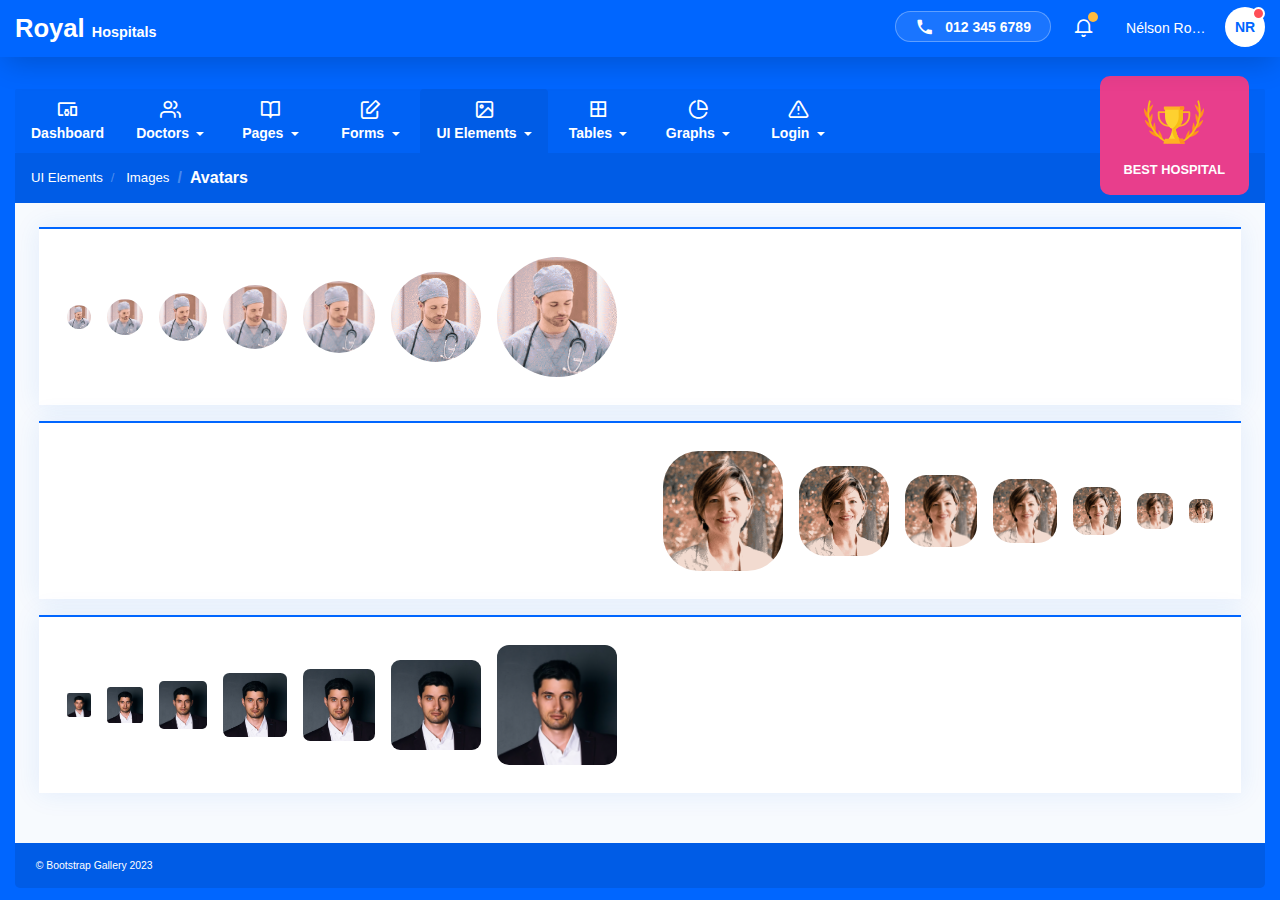
<file: staf/template/avatars.html>
<!doctype html>
<html lang="en">

	<head>
		<!-- Required meta tags -->
		<meta charset="utf-8">
		<meta name="viewport" content="width=device-width, initial-scale=1, shrink-to-fit=no">

		<!-- Meta -->
		<meta name="description" content="Responsive Bootstrap Dashboards">
		<meta name="author" content="Bootstrap Gallery">
		<link rel="shortcut icon" href="img/favicon.svg" />

		<!-- Title -->
		<title>Medical Admin Template - Avatars</title>


		<!-- *************
			************ Common Css Files *************
			************ -->
		<!-- Bootstrap css -->
		<link rel="stylesheet" href="css/bootstrap.min.css">

		<!-- Icomoon Font Icons css -->
		<link rel="stylesheet" href="fonts/style.css">

		<!-- Main css -->
		<link rel="stylesheet" href="css/main.min.css">


		<!-- *************
			************ Vendor Css Files *************
		************ -->


	</head>

	<body>

		<!-- Header start -->
		<header class="header">
			<div class="container-fluid">

				<!-- Row start -->
				<div class="row gutters">
					<div class="col-sm-4 col-4">
						<a href="index.html" class="logo">Royal <span>Hospitals</span></a>
					</div>
					<div class="col-sm-8 col-8">

						<!-- Header actions start -->
						<ul class="header-actions">
							<li class="dropdown d-none d-sm-block">
								<a href="#" class="contact">
									<i class="icon-phone"></i> 012 345 6789
								</a>
							</li>
							<li class="dropdown d-none d-sm-block">
								<a href="#" id="notifications" data-toggle="dropdown" aria-haspopup="true">
									<i class="icon-bell"></i>
									<span class="count-label"></span>
								</a>
								<div class="dropdown-menu lrg" aria-labelledby="notifications">
									<div class="dropdown-menu-header">
										<h5>Notifications</h5>
										<p class="m-0 sub-title">You have 5 unread notifications</p>
									</div>
									<ul class="header-notifications">
										<li>
											<a href="#" class="clearfix">
												<div class="avatar">
													<img src="img/user24.png" alt="Medical Admin Dashboards" />
													<span class="notify-iocn icon-drafts text-danger"></span>
												</div>
												<div class="details">
													<h6>Dr. Clive</h6>
													<p>Appointed as a new President 2021-2024</p>
												</div>
											</a>
										</li>
										<li>
											<a href="#" class="clearfix">
												<div class="avatar">
													<img src="img/user21.png" alt="Medical Admin Dashboards" />
													<span class="notify-iocn icon-layers text-info"></span>
												</div>
												<div class="details">
													<h6>Dr. G. Levsmia</h6>
													<p>Will be on leave on October 2nd week.</p>
												</div>
											</a>
										</li>
										<li>
											<a href="#" class="clearfix">
												<div class="avatar">
													<img src="img/user19.png" alt="Medical Admin Dashboards" />
													<span class="notify-iocn icon-person_add text-success"></span>
												</div>
												<div class="details">
													<h6>Dr. George S</h6>
													<p>Sent new applointments list</p>
												</div>
											</a>
										</li>
									</ul>
								</div>
							</li>
							<li class="dropdown">
								<a href="#" id="userSettings" class="user-settings" data-toggle="dropdown" aria-haspopup="true">
									<span class="user-name">Nélson Romyo</span>
									<span class="avatar">NR<span class="status busy"></span></span>
								</a>
								<div class="dropdown-menu dropdown-menu-right" aria-labelledby="userSettings">
									<div class="header-profile-actions">
										<div class="header-user-profile">
											<div class="header-user">
												<img src="img/user11.png" alt="Medical Dashboards" />
											</div>
											<h5>Nélson Romyo</h5>
											<p>Admin</p>
										</div>
										<a href="hospital-add-doctor.html"><i class="icon-user1"></i> My Profile</a>
										<a href="account-settings.html"><i class="icon-settings1"></i> Account Settings</a>
										<a href="hospital-reviews.html"><i class="icon-activity"></i> Activity Logs</a>
										<a href="login.html"><i class="icon-log-out1"></i> Sign Out</a>
									</div>
								</div>
							</li>
						</ul>
						<!-- Header actions end -->

					</div>
				</div>
				<!-- Row end -->

			</div>
		</header>
		<!-- Header end -->

		<!-- *************
			************ Header section end *************
		************* -->


		<div class="container-fluid">


			<!-- Navigation start -->
			<nav class="navbar navbar-expand-lg custom-navbar">
				<button class="navbar-toggler" type="button" data-toggle="collapse" data-target="#royalHospitalsNavbar"
					aria-controls="royalHospitalsNavbar" aria-expanded="false" aria-label="Toggle navigation">
					<span class="navbar-toggler-icon">
						<i></i>
						<i></i>
						<i></i>
					</span>
				</button>
				<div class="collapse navbar-collapse" id="royalHospitalsNavbar">
					<ul class="navbar-nav">
						<li class="nav-item">
							<a class="nav-link" href="index.html">
								<i class="icon-devices_other nav-icon"></i>
								Dashboard
							</a>
						</li>
						<li class="nav-item dropdown">
							<a class="nav-link dropdown-toggle" href="#" id="doctoRs" role="button" data-toggle="dropdown"
								aria-haspopup="true" aria-expanded="false">
								<i class="icon-users nav-icon"></i>
								Doctors
							</a>
							<ul class="dropdown-menu" aria-labelledby="doctoRs">
								<li>
									<a class="dropdown-item" href="hospital-doctors-list.html">Doctors List</a>
								</li>
								<li>
									<a class="dropdown-item" href="hospital-locations.html">Hospital Locations</a>
								</li>
								<li>
									<a class="dropdown-item" href="hospital-reviews.html">Hospital Reviews</a>
								</li>
								<li>
									<a class="dropdown-item" href="blog.html">News and Events</a>
								</li>
								<li>
									<a class="dropdown-item" href="hospital-trainings.html">Staff Trainings</a>
								</li>
								<li>
									<a class="dropdown-item" href="hospital-doctors.html">Doctors</a>
								</li>
								<li>
									<a class="dropdown-item" href="hospital-patients.html">Patients</a>
								</li>
								<li>
									<a class="dropdown-item" href="hospital-add-doctor.html">Add Doctor</a>
								</li>
								<li>
									<a class="dropdown-item" href="hospital-add-patient.html">Add Patient</a>
								</li>
							</ul>
						</li>
						<li class="nav-item dropdown">
							<a class="nav-link dropdown-toggle" href="#" id="pagesDropdown" role="button" data-toggle="dropdown"
								aria-haspopup="true" aria-expanded="false">
								<i class="icon-book-open nav-icon"></i>
								Pages
							</a>
							<ul class="dropdown-menu" aria-labelledby="pagesDropdown">
								<li>
									<a class="dropdown-item" href="calendar.html">Calendar</a>
								</li>
								<li>
									<a class="dropdown-item" href="invoice.html">Invoice</a>
								</li>
								<li>
									<a class="dropdown-item" href="cards.html">Cards</a>
								</li>
								<li>
									<a class="dropdown-item" href="search-results.html">Search Results</a>
								</li>
								<li>
									<a class="dropdown-item" href="gallery.html">Gallery</a>
								</li>
								<li>
									<a class="dropdown-item" href="icons.html">Icons</a>
								</li>
								<li>
									<a class="dropdown-item" href="typography.html">Typography</a>
								</li>
								<li>
									<a class="dropdown-item" href="account-settings.html">Account Settings</a>
								</li>
								<li>
									<a class="dropdown-item" href="default-layout.html">Default Layout</a>
								</li>
							</ul>
						</li>
						<li class="nav-item dropdown">
							<a class="nav-link dropdown-toggle" href="#" id="formsDropdown" role="button" data-toggle="dropdown"
								aria-haspopup="true" aria-expanded="false">
								<i class="icon-edit1 nav-icon"></i>
								Forms
							</a>
							<ul class="dropdown-menu" aria-labelledby="formsDropdown">
								<li>
									<a class="dropdown-item" href="datepickers.html">Datepickers</a>
								</li>
								<li>
									<a class="dropdown-item" href="wizard.html">Wizards</a>
								</li>
								<li>
									<a class="dropdown-item" href="bs-select.html">BS Select</a>
								</li>
								<li>
									<a class="dropdown-toggle sub-nav-link" href="#" id="customDropdown" role="button"
										data-toggle="dropdown" aria-haspopup="true" aria-expanded="false">
										Custom Forms
									</a>
									<ul class="dropdown-menu dropdown-menu-right" aria-labelledby="customDropdown">
										<li>
											<a class="dropdown-item" href="contact.html">Contact Form</a>
										</li>
										<li>
											<a class="dropdown-item" href="contact2.html">Contact Form #2</a>
										</li>
										<li>
											<a class="dropdown-item" href="contact3.html">Contact Form #3</a>
										</li>
										<li>
											<a class="dropdown-item" href="contact4.html">Contact Form #4</a>
										</li>
									</ul>
								</li>
								<li>
									<a class="dropdown-item" href="form-inputs.html">Form Inputs</a>
								</li>
								<li>
									<a class="dropdown-item" href="input-groups.html">Input Groups</a>
								</li>
								<li>
									<a class="dropdown-item" href="check-radio.html">Check Boxes</a>
								</li>
								<li>
									<a class="dropdown-item" href="range-sliders.html">Range Sliders</a>
								</li>
								<li>
									<a class="dropdown-item" href="editor.html">Editor</a>
								</li>
							</ul>
						</li>
						<li class="nav-item dropdown">
							<a class="nav-link dropdown-toggle active-page" href="#" id="uiElementsDropdown" role="button"
								data-toggle="dropdown" aria-haspopup="true" aria-expanded="false">
								<i class="icon-image nav-icon"></i>
								UI Elements
							</a>
							<ul class="dropdown-menu" aria-labelledby="uiElementsDropdown">
								<li>
									<a class="dropdown-toggle sub-nav-link" href="#" id="buttonsDropdown" role="button"
										data-toggle="dropdown" aria-haspopup="true" aria-expanded="false">
										Buttons
									</a>
									<ul class="dropdown-menu dropdown-menu-right" aria-labelledby="buttonsDropdown">
										<li>
											<a class="dropdown-item" href="buttons.html">Buttons</a>
										</li>
										<li>
											<a class="dropdown-item" href="button-groups.html">Button Groups</a>
										</li>
										<li>
											<a class="dropdown-item" href="dropdowns.html">Dropdowns</a>
										</li>
									</ul>
								</li>
								<li>
									<a class="dropdown-toggle sub-nav-link" href="#" id="navsDropdown" role="button"
										data-toggle="dropdown" aria-haspopup="true" aria-expanded="false">
										Navbars
									</a>
									<ul class="dropdown-menu dropdown-menu-right" aria-labelledby="navsDropdown">
										<li>
											<a class="dropdown-item" href="nav.html">Nav</a>
										</li>
										<li>
											<a class="dropdown-item" href="navbars.html">Navbars</a>
										</li>
										<li>
											<a class="dropdown-item" href="tabs.html">Tabs</a>
										</li>
									</ul>
								</li>
								<li>
									<a class="dropdown-toggle sub-nav-link" href="#" id="componentsDropdown" role="button"
										data-toggle="dropdown" aria-haspopup="true" aria-expanded="false">
										Components
									</a>
									<ul class="dropdown-menu dropdown-menu-right" aria-labelledby="componentsDropdown">
										<li>
											<a class="dropdown-item" href="breadcrumbs.html">Breadcrumbs</a>
										</li>
										<li>
											<a class="dropdown-item" href="jumbotron.html">Jumbotron</a>
										</li>
										<li>
											<a class="dropdown-item" href="labels-badges.html">Labels &amp; Badges</a>
										</li>
										<li>
											<a class="dropdown-item" href="list-items.html">List Items</a>
										</li>
										<li>
											<a class="dropdown-item" href="pagination.html">Paginations</a>
										</li>
										<li>
											<a class="dropdown-item" href="progress.html">Progress Bars</a>
										</li>
										<li>
											<a class="dropdown-item" href="pills.html">Pills</a>
										</li>
										<li>
											<a class="dropdown-item" href="spinners.html">Spinners</a>
										</li>
									</ul>
								</li>
								<li>
									<a class="dropdown-toggle sub-nav-link" href="#" id="gridDropdown" role="button"
										data-toggle="dropdown" aria-haspopup="true" aria-expanded="false">
										Grid
									</a>
									<ul class="dropdown-menu dropdown-menu-right" aria-labelledby="gridDropdown">
										<li>
											<a class="dropdown-item" href="grid.html">Grid</a>
										</li>
										<li>
											<a class="dropdown-item" href="grid-doc.html">Grid Doc</a>
										</li>
									</ul>
								</li>
								<li>
									<a class="dropdown-toggle sub-nav-link" href="#" id="imagesDropdown" role="button"
										data-toggle="dropdown" aria-haspopup="true" aria-expanded="false">
										Images
									</a>
									<ul class="dropdown-menu dropdown-menu-right" aria-labelledby="imagesDropdown">
										<li>
											<a class="dropdown-item active-page" href="avatars.html">Avatars</a>
										</li>
										<li>
											<a class="dropdown-item" href="media-objects.html">Media Objects</a>
										</li>
										<li>
											<a class="dropdown-item" href="images.html">Thumbnails</a>
										</li>
										<li>
											<a class="dropdown-item" href="text-avatars.html">Text Avatars</a>
										</li>
									</ul>
								</li>
								<li>
									<a class="dropdown-toggle sub-nav-link" href="#" id="alertDropdown" role="button"
										data-toggle="dropdown" aria-haspopup="true" aria-expanded="false">
										Notifications
									</a>
									<ul class="dropdown-menu dropdown-menu-right" aria-labelledby="alertDropdown">
										<li>
											<a class="dropdown-item" href="bootstrap-alerts.html">Default Alerts</a>
										</li>
										<li>
											<a class="dropdown-item" href="custom-alerts.html">Custom Alerts</a>
										</li>
										<li>
											<a class="dropdown-item" href="toasts.html">Toasts</a>
										</li>
									</ul>
								</li>
								<li>
									<a class="dropdown-toggle sub-nav-link" href="#" id="bsJquery" role="button" data-toggle="dropdown"
										aria-haspopup="true" aria-expanded="false">
										Bootstrap jQuery
									</a>
									<ul class="dropdown-menu dropdown-menu-right" aria-labelledby="bsJquery">
										<li>
											<a class="dropdown-item" href="carousel.html">Carousels</a>
										</li>
										<li>
											<a class="dropdown-item" href="modals.html">Modals</a>
										</li>
										<li>
											<a class="dropdown-item" href="popovers-tooltips.html">Tooltips</a>
										</li>
										<li>
											<a class="dropdown-item" href="accordion.html">Accordions</a>
										</li>
									</ul>
								</li>
							</ul>
						</li>
						<li class="nav-item dropdown">
							<a class="nav-link dropdown-toggle" href="#" id="tablesDropdown" role="button" data-toggle="dropdown"
								aria-haspopup="true" aria-expanded="false">
								<i class="icon-border_all nav-icon"></i>
								Tables
							</a>
							<ul class="dropdown-menu" aria-labelledby="tablesDropdown">
								<li>
									<a class="dropdown-item" href="bs-tables.html">Bootstrap Tables</a>
								</li>
								<li>
									<a class="dropdown-item" href="data-tables.html">Data Tables</a>
								</li>
							</ul>
						</li>
						<li class="nav-item dropdown">
							<a class="nav-link dropdown-toggle" href="#" id="graphsDropdown" role="button" data-toggle="dropdown"
								aria-haspopup="true" aria-expanded="false">
								<i class="icon-pie-chart1 nav-icon"></i>
								Graphs
							</a>
							<ul class="dropdown-menu dropdown-menu-right" aria-labelledby="graphsDropdown">
								<li class="open-left">
									<a class="dropdown-toggle sub-nav-link" href="#" id="apexDropdown" role="button"
										data-toggle="dropdown" aria-haspopup="true" aria-expanded="false">
										Apex Graphs
									</a>
									<ul class="dropdown-menu" aria-labelledby="apexDropdown">
										<li>
											<a class="dropdown-item" href="area-graphs.html">Area Charts</a>
										</li>
										<li>
											<a class="dropdown-item" href="bar-graphs.html">Bar Charts</a>
										</li>
										<li>
											<a class="dropdown-item" href="column-graphs.html">Column Charts</a>
										</li>
										<li>
											<a class="dropdown-item" href="donut-graphs.html">Donut Charts</a>
										</li>
										<li>
											<a class="dropdown-item" href="line-graphs.html">Line Charts</a>
										</li>
										<li>
											<a class="dropdown-item" href="mixed-graphs.html">Mixed Charts</a>
										</li>
										<li>
											<a class="dropdown-item" href="pie-graphs.html">Pie Charts</a>
										</li>
									</ul>
								</li>
								<li>
									<a class="dropdown-item" href="morris-graphs.html">Morris Graphs</a>
								</li>
								<li>
									<a class="dropdown-item" href="vector-maps.html">Vector Maps</a>
								</li>
								<li>
									<a class="dropdown-item" href="google-maps.html">Google Maps</a>
								</li>
							</ul>
						</li>
						<li class="nav-item dropdown">
							<a class="nav-link dropdown-toggle" href="#" id="loginDropdown" role="button" data-toggle="dropdown"
								aria-haspopup="true" aria-expanded="false">
								<i class="icon-alert-triangle nav-icon"></i>
								Login
							</a>
							<ul class="dropdown-menu dropdown-menu-right" aria-labelledby="loginDropdown">
								<li>
									<a class="dropdown-item" href="login.html">Login</a>
								</li>
								<li>
									<a class="dropdown-item" href="signup.html">Signup</a>
								</li>
								<li>
									<a class="dropdown-item" href="forgot-pwd.html">Forgot Password</a>
								</li>
								<li>
									<a class="dropdown-item" href="newsletter.html">Newsletter</a>
								</li>
								<li>
									<a class="dropdown-item" href="error.html">404</a>
								</li>
								<li>
									<a class="dropdown-item" href="error2.html">505</a>
								</li>
							</ul>
						</li>
					</ul>
				</div>
			</nav>
			<!-- Navigation end -->


			<!-- *************
				************ Main container start *************
			************* -->
			<div class="main-container">


				<!-- Page header start -->
				<div class="page-header">
					<ol class="breadcrumb">
						<li class="breadcrumb-item">UI Elements</li>
						<li class="breadcrumb-item">
							<a href="#">Images</a>
						</li>
						<li class="breadcrumb-item active">Avatars</li>
					</ol>
					<div class="site-award">
						<img src="img/award.svg" alt="Hospital Dashboards"> Best Hospital
					</div>
				</div>
				<!-- Page header end -->

				<!-- Content wrapper start -->
				<div class="content-wrapper">

					<!-- Row start -->
					<div class="row gutters">
						<div class="col-sm-12">

							<!-- Card start -->
							<div class="card">
								<div class="card-body">

									<div class="avatar-group">

										<div class="avatar xs">
											<img src="img/user2.png" class="circle" alt="Medical Dashboards" />
										</div>
										<div class="avatar sm">
											<img src="img/user2.png" class="circle" alt="Medical Dashboards" />
										</div>
										<div class="avatar md">
											<img src="img/user2.png" class="circle" alt="Medical Dashboards" />
										</div>
										<div class="avatar lg">
											<img src="img/user2.png" class="circle" alt="Medical Dashboards" />
										</div>
										<div class="avatar xl">
											<img src="img/user2.png" class="circle" alt="Medical Dashboards" />
										</div>
										<div class="avatar xxl">
											<img src="img/user2.png" class="circle" alt="Medical Dashboards" />
										</div>
										<div class="avatar xxxl">
											<img src="img/user2.png" class="circle" alt="Medical Dashboards" />
										</div>

									</div>

								</div>
							</div>
							<!-- Card end -->

						</div>
					</div>
					<!-- Row end -->



					<!-- Row start -->
					<div class="row gutters">
						<div class="col-sm-12">

							<!-- Card start -->
							<div class="card">
								<div class="card-body">

									<div class="avatar-group flex-row-reverse">

										<div class="avatar xs">
											<img src="img/user3.png" class="half-circle" alt="Medical Dashboards" />
										</div>
										<div class="avatar sm">
											<img src="img/user3.png" class="half-circle" alt="Medical Dashboards" />
										</div>
										<div class="avatar md">
											<img src="img/user3.png" class="half-circle" alt="Medical Dashboards" />
										</div>
										<div class="avatar lg">
											<img src="img/user3.png" class="half-circle" alt="Medical Dashboards" />
										</div>
										<div class="avatar xl">
											<img src="img/user3.png" class="half-circle" alt="Medical Dashboards" />
										</div>
										<div class="avatar xxl">
											<img src="img/user3.png" class="half-circle" alt="Medical Dashboards" />
										</div>
										<div class="avatar xxxl">
											<img src="img/user3.png" class="half-circle" alt="Medical Dashboards" />
										</div>

									</div>

								</div>
							</div>
							<!-- Card end -->

						</div>
					</div>
					<!-- Row end -->




					<!-- Row start -->
					<div class="row gutters">
						<div class="col-sm-12">

							<!-- Card start -->
							<div class="card">
								<div class="card-body">

									<div class="avatar-group">

										<div class="avatar xs">
											<img src="img/user.png" class="rounded" alt="Medical Dashboards" />
										</div>
										<div class="avatar sm">
											<img src="img/user.png" class="rounded" alt="Medical Dashboards" />
										</div>
										<div class="avatar md">
											<img src="img/user.png" class="rounded" alt="Medical Dashboards" />
										</div>
										<div class="avatar lg">
											<img src="img/user.png" class="rounded" alt="Medical Dashboards" />
										</div>
										<div class="avatar xl">
											<img src="img/user.png" class="rounded" alt="Medical Dashboards" />
										</div>
										<div class="avatar xxl">
											<img src="img/user.png" class="rounded" alt="Medical Dashboards" />
										</div>
										<div class="avatar xxxl">
											<img src="img/user.png" class="rounded" alt="Medical Dashboards" />
										</div>

									</div>

								</div>
							</div>
							<!-- Card end -->

						</div>
					</div>
					<!-- Row end -->


				</div>
				<!-- Content wrapper end -->


			</div>
			<!-- *************
				************ Main container end *************
			************* -->

			<footer class="main-footer">© Bootstrap Gallery 2023</footer>


		</div>

		<!-- *************
			************ Required JavaScript Files *************
		************* -->
		<!-- Required jQuery first, then Bootstrap Bundle JS -->
		<script src="js/jquery.min.js"></script>
		<script src="js/bootstrap.bundle.min.js"></script>
		<script src="js/moment.js"></script>


		<!-- *************
			************ Vendor Js Files *************
		************* -->

		<!-- Main Js Required -->
		<script src="js/main.js"></script>

	</body>

</html>
</file>
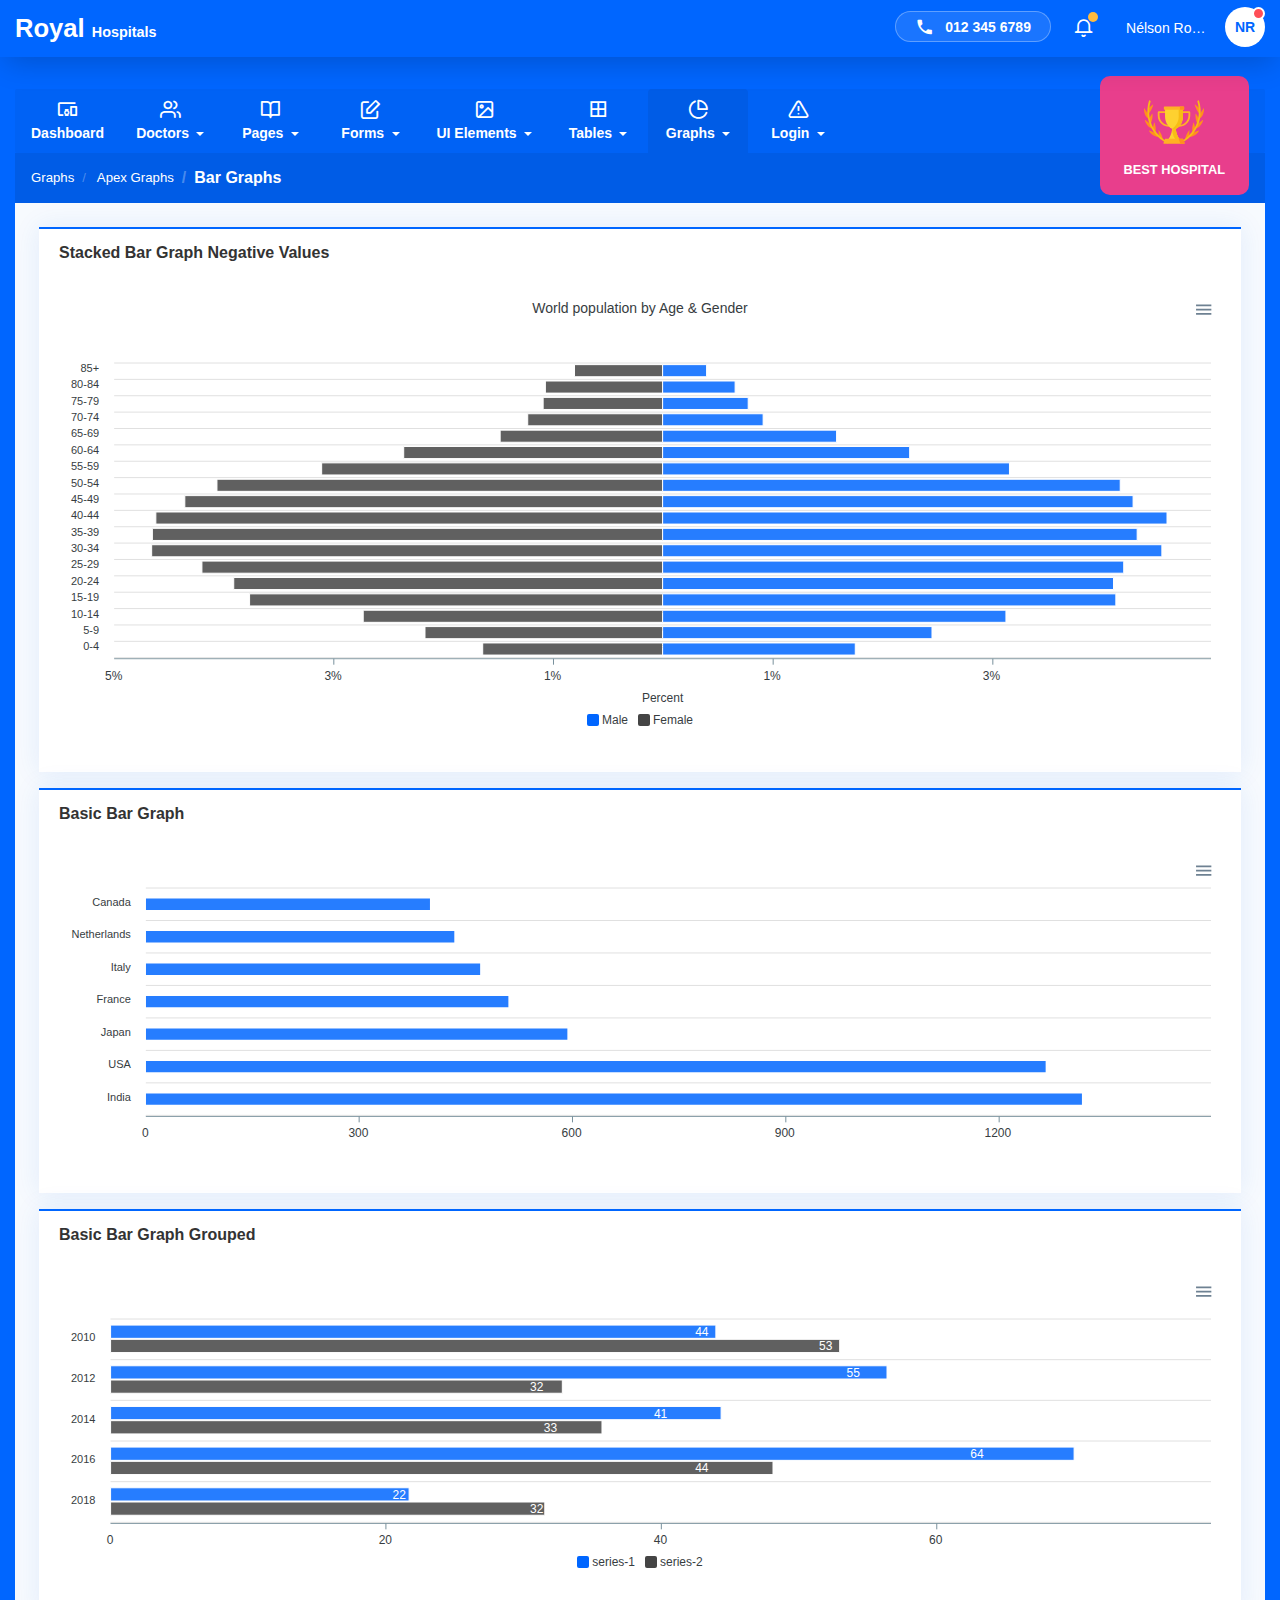
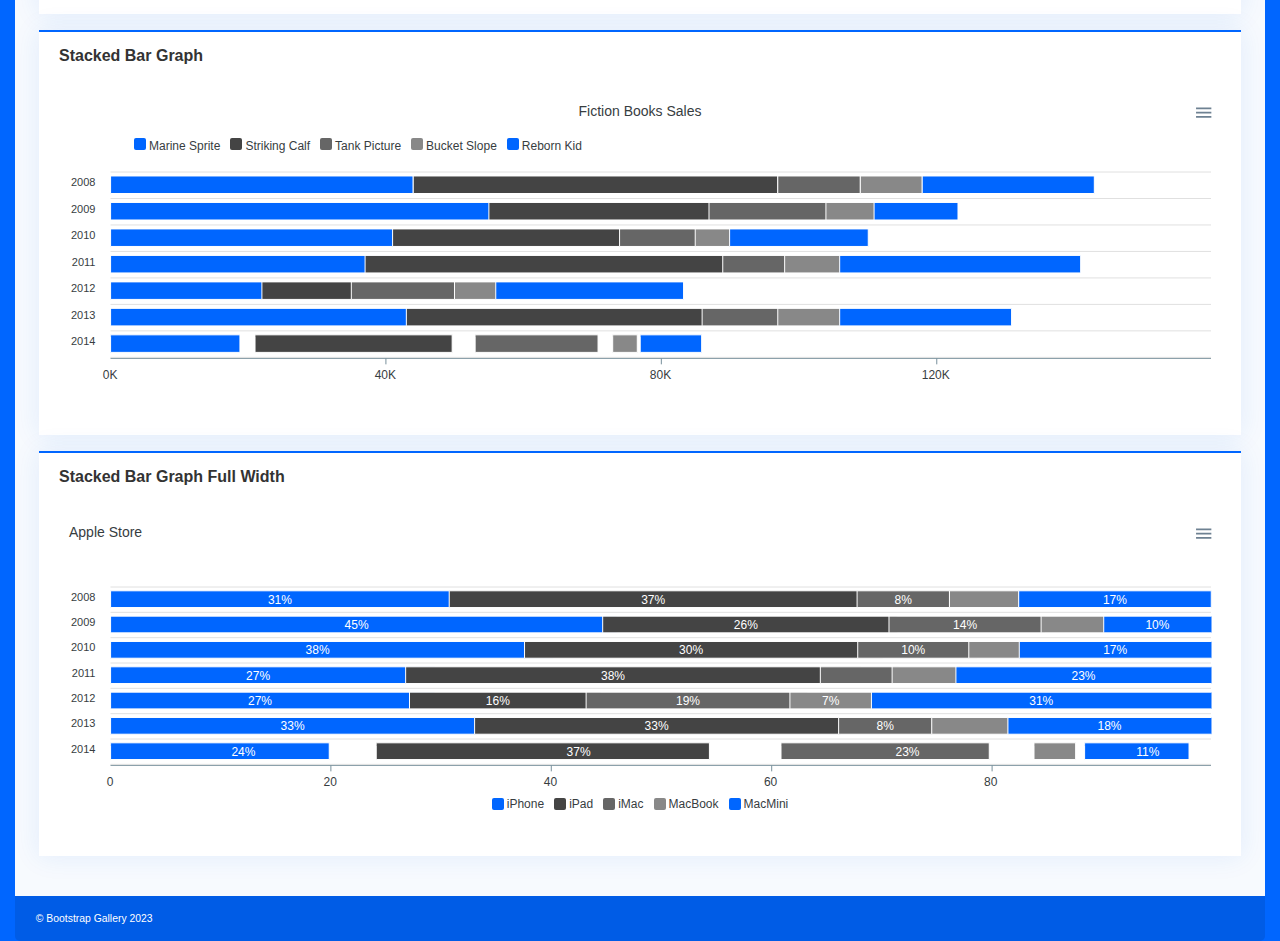
<file: staf/template/bar-graphs.html>
<!doctype html>
<html lang="en">

	<head>
		<!-- Required meta tags -->
		<meta charset="utf-8">
		<meta name="viewport" content="width=device-width, initial-scale=1, shrink-to-fit=no">

		<!-- Meta -->
		<meta name="description" content="Responsive Bootstrap Dashboards">
		<meta name="author" content="Bootstrap Gallery">
		<link rel="shortcut icon" href="img/favicon.svg" />

		<!-- Title -->
		<title>Medical Admin Template - Bar Graphs</title>


		<!-- *************
			************ Common Css Files *************
			************ -->
		<!-- Bootstrap css -->
		<link rel="stylesheet" href="css/bootstrap.min.css">

		<!-- Icomoon Font Icons css -->
		<link rel="stylesheet" href="fonts/style.css">

		<!-- Main css -->
		<link rel="stylesheet" href="css/main.min.css">


		<!-- *************
			************ Vendor Css Files *************
		************ -->


	</head>

	<body>

		<!-- Header start -->
		<header class="header">
			<div class="container-fluid">

				<!-- Row start -->
				<div class="row gutters">
					<div class="col-sm-4 col-4">
						<a href="index.html" class="logo">Royal <span>Hospitals</span></a>
					</div>
					<div class="col-sm-8 col-8">

						<!-- Header actions start -->
						<ul class="header-actions">
							<li class="dropdown d-none d-sm-block">
								<a href="#" class="contact">
									<i class="icon-phone"></i> 012 345 6789
								</a>
							</li>
							<li class="dropdown d-none d-sm-block">
								<a href="#" id="notifications" data-toggle="dropdown" aria-haspopup="true">
									<i class="icon-bell"></i>
									<span class="count-label"></span>
								</a>
								<div class="dropdown-menu lrg" aria-labelledby="notifications">
									<div class="dropdown-menu-header">
										<h5>Notifications</h5>
										<p class="m-0 sub-title">You have 5 unread notifications</p>
									</div>
									<ul class="header-notifications">
										<li>
											<a href="#" class="clearfix">
												<div class="avatar">
													<img src="img/user24.png" alt="Medical Admin Dashboards" />
													<span class="notify-iocn icon-drafts text-danger"></span>
												</div>
												<div class="details">
													<h6>Dr. Clive</h6>
													<p>Appointed as a new President 2021-2024</p>
												</div>
											</a>
										</li>
										<li>
											<a href="#" class="clearfix">
												<div class="avatar">
													<img src="img/user21.png" alt="Medical Admin Dashboards" />
													<span class="notify-iocn icon-layers text-info"></span>
												</div>
												<div class="details">
													<h6>Dr. G. Levsmia</h6>
													<p>Will be on leave on October 2nd week.</p>
												</div>
											</a>
										</li>
										<li>
											<a href="#" class="clearfix">
												<div class="avatar">
													<img src="img/user19.png" alt="Medical Admin Dashboards" />
													<span class="notify-iocn icon-person_add text-success"></span>
												</div>
												<div class="details">
													<h6>Dr. George S</h6>
													<p>Sent new applointments list</p>
												</div>
											</a>
										</li>
									</ul>
								</div>
							</li>
							<li class="dropdown">
								<a href="#" id="userSettings" class="user-settings" data-toggle="dropdown" aria-haspopup="true">
									<span class="user-name">Nélson Romyo</span>
									<span class="avatar">NR<span class="status busy"></span></span>
								</a>
								<div class="dropdown-menu dropdown-menu-right" aria-labelledby="userSettings">
									<div class="header-profile-actions">
										<div class="header-user-profile">
											<div class="header-user">
												<img src="img/user11.png" alt="Medical Dashboards" />
											</div>
											<h5>Nélson Romyo</h5>
											<p>Admin</p>
										</div>
										<a href="hospital-add-doctor.html"><i class="icon-user1"></i> My Profile</a>
										<a href="account-settings.html"><i class="icon-settings1"></i> Account Settings</a>
										<a href="hospital-reviews.html"><i class="icon-activity"></i> Activity Logs</a>
										<a href="login.html"><i class="icon-log-out1"></i> Sign Out</a>
									</div>
								</div>
							</li>
						</ul>
						<!-- Header actions end -->

					</div>
				</div>
				<!-- Row end -->

			</div>
		</header>
		<!-- Header end -->

		<!-- *************
			************ Header section end *************
		************* -->


		<div class="container-fluid">


			<!-- Navigation start -->
			<nav class="navbar navbar-expand-lg custom-navbar">
				<button class="navbar-toggler" type="button" data-toggle="collapse" data-target="#royalHospitalsNavbar"
					aria-controls="royalHospitalsNavbar" aria-expanded="false" aria-label="Toggle navigation">
					<span class="navbar-toggler-icon">
						<i></i>
						<i></i>
						<i></i>
					</span>
				</button>
				<div class="collapse navbar-collapse" id="royalHospitalsNavbar">
					<ul class="navbar-nav">
						<li class="nav-item">
							<a class="nav-link" href="index.html">
								<i class="icon-devices_other nav-icon"></i>
								Dashboard
							</a>
						</li>
						<li class="nav-item dropdown">
							<a class="nav-link dropdown-toggle" href="#" id="doctoRs" role="button" data-toggle="dropdown"
								aria-haspopup="true" aria-expanded="false">
								<i class="icon-users nav-icon"></i>
								Doctors
							</a>
							<ul class="dropdown-menu" aria-labelledby="doctoRs">
								<li>
									<a class="dropdown-item" href="hospital-doctors-list.html">Doctors List</a>
								</li>
								<li>
									<a class="dropdown-item" href="hospital-locations.html">Hospital Locations</a>
								</li>
								<li>
									<a class="dropdown-item" href="hospital-reviews.html">Hospital Reviews</a>
								</li>
								<li>
									<a class="dropdown-item" href="blog.html">News and Events</a>
								</li>
								<li>
									<a class="dropdown-item" href="hospital-trainings.html">Staff Trainings</a>
								</li>
								<li>
									<a class="dropdown-item" href="hospital-doctors.html">Doctors</a>
								</li>
								<li>
									<a class="dropdown-item" href="hospital-patients.html">Patients</a>
								</li>
								<li>
									<a class="dropdown-item" href="hospital-add-doctor.html">Add Doctor</a>
								</li>
								<li>
									<a class="dropdown-item" href="hospital-add-patient.html">Add Patient</a>
								</li>
							</ul>
						</li>
						<li class="nav-item dropdown">
							<a class="nav-link dropdown-toggle" href="#" id="pagesDropdown" role="button" data-toggle="dropdown"
								aria-haspopup="true" aria-expanded="false">
								<i class="icon-book-open nav-icon"></i>
								Pages
							</a>
							<ul class="dropdown-menu" aria-labelledby="pagesDropdown">
								<li>
									<a class="dropdown-item" href="calendar.html">Calendar</a>
								</li>
								<li>
									<a class="dropdown-item" href="invoice.html">Invoice</a>
								</li>
								<li>
									<a class="dropdown-item" href="cards.html">Cards</a>
								</li>
								<li>
									<a class="dropdown-item" href="search-results.html">Search Results</a>
								</li>
								<li>
									<a class="dropdown-item" href="gallery.html">Gallery</a>
								</li>
								<li>
									<a class="dropdown-item" href="icons.html">Icons</a>
								</li>
								<li>
									<a class="dropdown-item" href="typography.html">Typography</a>
								</li>
								<li>
									<a class="dropdown-item" href="account-settings.html">Account Settings</a>
								</li>
								<li>
									<a class="dropdown-item" href="default-layout.html">Default Layout</a>
								</li>
							</ul>
						</li>
						<li class="nav-item dropdown">
							<a class="nav-link dropdown-toggle" href="#" id="formsDropdown" role="button" data-toggle="dropdown"
								aria-haspopup="true" aria-expanded="false">
								<i class="icon-edit1 nav-icon"></i>
								Forms
							</a>
							<ul class="dropdown-menu" aria-labelledby="formsDropdown">
								<li>
									<a class="dropdown-item" href="datepickers.html">Datepickers</a>
								</li>
								<li>
									<a class="dropdown-item" href="wizard.html">Wizards</a>
								</li>
								<li>
									<a class="dropdown-item" href="bs-select.html">BS Select</a>
								</li>
								<li>
									<a class="dropdown-toggle sub-nav-link" href="#" id="customDropdown" role="button"
										data-toggle="dropdown" aria-haspopup="true" aria-expanded="false">
										Custom Forms
									</a>
									<ul class="dropdown-menu dropdown-menu-right" aria-labelledby="customDropdown">
										<li>
											<a class="dropdown-item" href="contact.html">Contact Form</a>
										</li>
										<li>
											<a class="dropdown-item" href="contact2.html">Contact Form #2</a>
										</li>
										<li>
											<a class="dropdown-item" href="contact3.html">Contact Form #3</a>
										</li>
										<li>
											<a class="dropdown-item" href="contact4.html">Contact Form #4</a>
										</li>
									</ul>
								</li>
								<li>
									<a class="dropdown-item" href="form-inputs.html">Form Inputs</a>
								</li>
								<li>
									<a class="dropdown-item" href="input-groups.html">Input Groups</a>
								</li>
								<li>
									<a class="dropdown-item" href="check-radio.html">Check Boxes</a>
								</li>
								<li>
									<a class="dropdown-item" href="range-sliders.html">Range Sliders</a>
								</li>
								<li>
									<a class="dropdown-item" href="editor.html">Editor</a>
								</li>
							</ul>
						</li>
						<li class="nav-item dropdown">
							<a class="nav-link dropdown-toggle" href="#" id="uiElementsDropdown" role="button" data-toggle="dropdown"
								aria-haspopup="true" aria-expanded="false">
								<i class="icon-image nav-icon"></i>
								UI Elements
							</a>
							<ul class="dropdown-menu" aria-labelledby="uiElementsDropdown">
								<li>
									<a class="dropdown-toggle sub-nav-link" href="#" id="buttonsDropdown" role="button"
										data-toggle="dropdown" aria-haspopup="true" aria-expanded="false">
										Buttons
									</a>
									<ul class="dropdown-menu dropdown-menu-right" aria-labelledby="buttonsDropdown">
										<li>
											<a class="dropdown-item" href="buttons.html">Buttons</a>
										</li>
										<li>
											<a class="dropdown-item" href="button-groups.html">Button Groups</a>
										</li>
										<li>
											<a class="dropdown-item" href="dropdowns.html">Dropdowns</a>
										</li>
									</ul>
								</li>
								<li>
									<a class="dropdown-toggle sub-nav-link" href="#" id="navsDropdown" role="button"
										data-toggle="dropdown" aria-haspopup="true" aria-expanded="false">
										Navbars
									</a>
									<ul class="dropdown-menu dropdown-menu-right" aria-labelledby="navsDropdown">
										<li>
											<a class="dropdown-item" href="nav.html">Nav</a>
										</li>
										<li>
											<a class="dropdown-item" href="navbars.html">Navbars</a>
										</li>
										<li>
											<a class="dropdown-item" href="tabs.html">Tabs</a>
										</li>
									</ul>
								</li>
								<li>
									<a class="dropdown-toggle sub-nav-link" href="#" id="componentsDropdown" role="button"
										data-toggle="dropdown" aria-haspopup="true" aria-expanded="false">
										Components
									</a>
									<ul class="dropdown-menu dropdown-menu-right" aria-labelledby="componentsDropdown">
										<li>
											<a class="dropdown-item" href="breadcrumbs.html">Breadcrumbs</a>
										</li>
										<li>
											<a class="dropdown-item" href="jumbotron.html">Jumbotron</a>
										</li>
										<li>
											<a class="dropdown-item" href="labels-badges.html">Labels &amp; Badges</a>
										</li>
										<li>
											<a class="dropdown-item" href="list-items.html">List Items</a>
										</li>
										<li>
											<a class="dropdown-item" href="pagination.html">Paginations</a>
										</li>
										<li>
											<a class="dropdown-item" href="progress.html">Progress Bars</a>
										</li>
										<li>
											<a class="dropdown-item" href="pills.html">Pills</a>
										</li>
										<li>
											<a class="dropdown-item" href="spinners.html">Spinners</a>
										</li>
									</ul>
								</li>
								<li>
									<a class="dropdown-toggle sub-nav-link" href="#" id="gridDropdown" role="button"
										data-toggle="dropdown" aria-haspopup="true" aria-expanded="false">
										Grid
									</a>
									<ul class="dropdown-menu dropdown-menu-right" aria-labelledby="gridDropdown">
										<li>
											<a class="dropdown-item" href="grid.html">Grid</a>
										</li>
										<li>
											<a class="dropdown-item" href="grid-doc.html">Grid Doc</a>
										</li>
									</ul>
								</li>
								<li>
									<a class="dropdown-toggle sub-nav-link" href="#" id="imagesDropdown" role="button"
										data-toggle="dropdown" aria-haspopup="true" aria-expanded="false">
										Images
									</a>
									<ul class="dropdown-menu dropdown-menu-right" aria-labelledby="imagesDropdown">
										<li>
											<a class="dropdown-item" href="avatars.html">Avatars</a>
										</li>
										<li>
											<a class="dropdown-item" href="media-objects.html">Media Objects</a>
										</li>
										<li>
											<a class="dropdown-item" href="images.html">Thumbnails</a>
										</li>
										<li>
											<a class="dropdown-item" href="text-avatars.html">Text Avatars</a>
										</li>
									</ul>
								</li>
								<li>
									<a class="dropdown-toggle sub-nav-link" href="#" id="alertDropdown" role="button"
										data-toggle="dropdown" aria-haspopup="true" aria-expanded="false">
										Notifications
									</a>
									<ul class="dropdown-menu dropdown-menu-right" aria-labelledby="alertDropdown">
										<li>
											<a class="dropdown-item" href="bootstrap-alerts.html">Default Alerts</a>
										</li>
										<li>
											<a class="dropdown-item" href="custom-alerts.html">Custom Alerts</a>
										</li>
										<li>
											<a class="dropdown-item" href="toasts.html">Toasts</a>
										</li>
									</ul>
								</li>
								<li>
									<a class="dropdown-toggle sub-nav-link" href="#" id="bsJquery" role="button" data-toggle="dropdown"
										aria-haspopup="true" aria-expanded="false">
										Bootstrap jQuery
									</a>
									<ul class="dropdown-menu dropdown-menu-right" aria-labelledby="bsJquery">
										<li>
											<a class="dropdown-item" href="carousel.html">Carousels</a>
										</li>
										<li>
											<a class="dropdown-item" href="modals.html">Modals</a>
										</li>
										<li>
											<a class="dropdown-item" href="popovers-tooltips.html">Tooltips</a>
										</li>
										<li>
											<a class="dropdown-item" href="accordion.html">Accordions</a>
										</li>
									</ul>
								</li>
							</ul>
						</li>
						<li class="nav-item dropdown">
							<a class="nav-link dropdown-toggle" href="#" id="tablesDropdown" role="button" data-toggle="dropdown"
								aria-haspopup="true" aria-expanded="false">
								<i class="icon-border_all nav-icon"></i>
								Tables
							</a>
							<ul class="dropdown-menu" aria-labelledby="tablesDropdown">
								<li>
									<a class="dropdown-item" href="bs-tables.html">Bootstrap Tables</a>
								</li>
								<li>
									<a class="dropdown-item" href="data-tables.html">Data Tables</a>
								</li>
							</ul>
						</li>
						<li class="nav-item dropdown">
							<a class="nav-link dropdown-toggle active-page" href="#" id="graphsDropdown" role="button"
								data-toggle="dropdown" aria-haspopup="true" aria-expanded="false">
								<i class="icon-pie-chart1 nav-icon"></i>
								Graphs
							</a>
							<ul class="dropdown-menu dropdown-menu-right" aria-labelledby="graphsDropdown">
								<li class="open-left">
									<a class="dropdown-toggle sub-nav-link" href="#" id="apexDropdown" role="button"
										data-toggle="dropdown" aria-haspopup="true" aria-expanded="false">
										Apex Graphs
									</a>
									<ul class="dropdown-menu" aria-labelledby="apexDropdown">
										<li>
											<a class="dropdown-item" href="area-graphs.html">Area Charts</a>
										</li>
										<li>
											<a class="dropdown-item active-page" href="bar-graphs.html">Bar Charts</a>
										</li>
										<li>
											<a class="dropdown-item" href="column-graphs.html">Column Charts</a>
										</li>
										<li>
											<a class="dropdown-item" href="donut-graphs.html">Donut Charts</a>
										</li>
										<li>
											<a class="dropdown-item" href="line-graphs.html">Line Charts</a>
										</li>
										<li>
											<a class="dropdown-item" href="mixed-graphs.html">Mixed Charts</a>
										</li>
										<li>
											<a class="dropdown-item" href="pie-graphs.html">Pie Charts</a>
										</li>
									</ul>
								</li>
								<li>
									<a class="dropdown-item" href="morris-graphs.html">Morris Graphs</a>
								</li>
								<li>
									<a class="dropdown-item" href="vector-maps.html">Vector Maps</a>
								</li>
								<li>
									<a class="dropdown-item" href="google-maps.html">Google Maps</a>
								</li>
							</ul>
						</li>
						<li class="nav-item dropdown">
							<a class="nav-link dropdown-toggle" href="#" id="loginDropdown" role="button" data-toggle="dropdown"
								aria-haspopup="true" aria-expanded="false">
								<i class="icon-alert-triangle nav-icon"></i>
								Login
							</a>
							<ul class="dropdown-menu dropdown-menu-right" aria-labelledby="loginDropdown">
								<li>
									<a class="dropdown-item" href="login.html">Login</a>
								</li>
								<li>
									<a class="dropdown-item" href="signup.html">Signup</a>
								</li>
								<li>
									<a class="dropdown-item" href="forgot-pwd.html">Forgot Password</a>
								</li>
								<li>
									<a class="dropdown-item" href="newsletter.html">Newsletter</a>
								</li>
								<li>
									<a class="dropdown-item" href="error.html">404</a>
								</li>
								<li>
									<a class="dropdown-item" href="error2.html">505</a>
								</li>
							</ul>
						</li>
					</ul>
				</div>
			</nav>
			<!-- Navigation end -->


			<!-- *************
				************ Main container start *************
			************* -->
			<div class="main-container">


				<!-- Page header start -->
				<div class="page-header">
					<ol class="breadcrumb">
						<li class="breadcrumb-item">Graphs</li>
						<li class="breadcrumb-item">
							<a href="#">Apex Graphs</a>
						</li>
						<li class="breadcrumb-item active">Bar Graphs</li>
					</ol>
					<div class="site-award">
						<img src="img/award.svg" alt="Hospital Dashboards"> Best Hospital
					</div>
				</div>
				<!-- Page header end -->

				<!-- Content wrapper start -->
				<div class="content-wrapper">

					<!-- Row start -->
					<div class="row gutters">
						<div class="col-sm-12 col-12">


							<div class="card">
								<div class="card-header">
									<div class="card-title">Stacked Bar Graph Negative Values</div>
								</div>
								<div class="card-body">
									<div id="basic-bar-negative-values"></div>
								</div>
							</div>


							<div class="card">
								<div class="card-header">
									<div class="card-title">Basic Bar Graph</div>
								</div>
								<div class="card-body">
									<div id="basic-bar-graph" class="primary-graph"></div>
								</div>
							</div>


							<div class="card">
								<div class="card-header">
									<div class="card-title">Basic Bar Graph Grouped</div>
								</div>
								<div class="card-body">
									<div id="basic-bar-graph-grouped"></div>
								</div>
							</div>


							<div class="card">
								<div class="card-header">
									<div class="card-title">Stacked Bar Graph</div>
								</div>
								<div class="card-body">
									<div id="basic-bar-stack-graph"></div>
								</div>
							</div>


							<div class="card">
								<div class="card-header">
									<div class="card-title">Stacked Bar Graph Full Width</div>
								</div>
								<div class="card-body">
									<div id="basic-bar-stack-graph-full-width"></div>
								</div>
							</div>

						</div>
					</div>
					<!-- Row end -->

				</div>
				<!-- Content wrapper end -->


			</div>
			<!-- *************
				************ Main container end *************
			************* -->

			<footer class="main-footer">© Bootstrap Gallery 2023</footer>

		</div>

		<!-- *************
			************ Required JavaScript Files *************
		************* -->
		<!-- Required jQuery first, then Bootstrap Bundle JS -->
		<script src="js/jquery.min.js"></script>
		<script src="js/bootstrap.bundle.min.js"></script>
		<script src="js/moment.js"></script>


		<!-- *************
			************ Vendor Js Files *************
		************* -->

		<!-- Apex Charts -->
		<script src="vendor/apex/apexcharts.min.js"></script>
		<script src="vendor/apex/examples/bar/basic-bar-graph.js"></script>
		<script src="vendor/apex/examples/bar/basic-bar-graph-grouped.js"></script>
		<script src="vendor/apex/examples/bar/basic-bar-stack-graph.js"></script>
		<script src="vendor/apex/examples/bar/basic-bar-stack-graph-full-width.js"></script>
		<script src="vendor/apex/examples/bar/basic-bar-negative-values.js"></script>


		<!-- Main Js Required -->
		<script src="js/main.js"></script>

	</body>

</html>
</file>
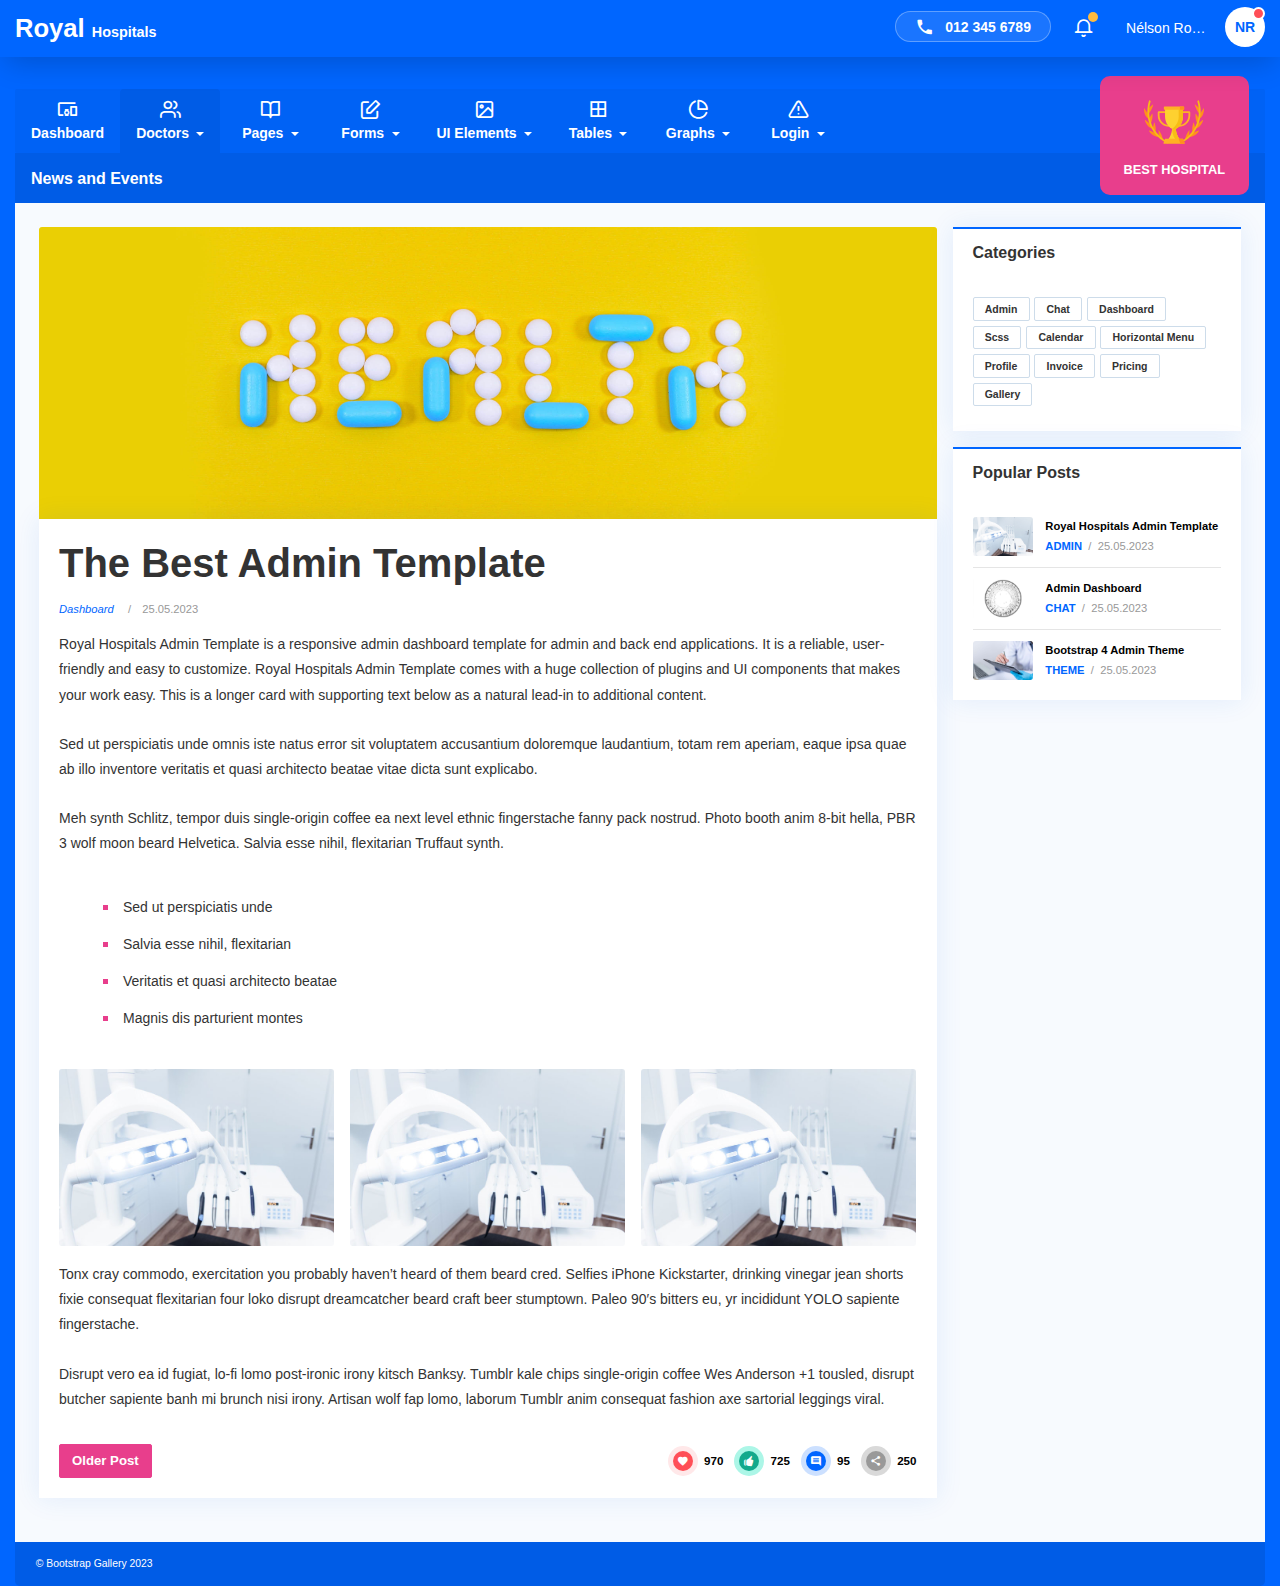
<file: staf/template/blog-article.html>
<!doctype html>
<html lang="en">

	<head>
		<!-- Required meta tags -->
		<meta charset="utf-8">
		<meta name="viewport" content="width=device-width, initial-scale=1, shrink-to-fit=no">

		<!-- Meta -->
		<meta name="description" content="Responsive Bootstrap Dashboards">
		<meta name="author" content="Bootstrap Gallery">
		<link rel="shortcut icon" href="img/favicon.svg" />

		<!-- Title -->
		<title>Medical Admin Template - Hospital News and Events</title>


		<!-- *************
			************ Common Css Files *************
			************ -->
		<!-- Bootstrap css -->
		<link rel="stylesheet" href="css/bootstrap.min.css">

		<!-- Icomoon Font Icons css -->
		<link rel="stylesheet" href="fonts/style.css">

		<!-- Main css -->
		<link rel="stylesheet" href="css/main.min.css">


		<!-- *************
			************ Vendor Css Files *************
		************ -->

	</head>

	<body>

		<!-- Header start -->
		<header class="header">
			<div class="container-fluid">

				<!-- Row start -->
				<div class="row gutters">
					<div class="col-sm-4 col-4">
						<a href="index.html" class="logo">Royal <span>Hospitals</span></a>
					</div>
					<div class="col-sm-8 col-8">

						<!-- Header actions start -->
						<ul class="header-actions">
							<li class="dropdown d-none d-sm-block">
								<a href="#" class="contact">
									<i class="icon-phone"></i> 012 345 6789
								</a>
							</li>
							<li class="dropdown d-none d-sm-block">
								<a href="#" id="notifications" data-toggle="dropdown" aria-haspopup="true">
									<i class="icon-bell"></i>
									<span class="count-label"></span>
								</a>
								<div class="dropdown-menu lrg" aria-labelledby="notifications">
									<div class="dropdown-menu-header">
										<h5>Notifications</h5>
										<p class="m-0 sub-title">You have 5 unread notifications</p>
									</div>
									<ul class="header-notifications">
										<li>
											<a href="#" class="clearfix">
												<div class="avatar">
													<img src="img/user24.png" alt="Medical Admin Dashboards" />
													<span class="notify-iocn icon-drafts text-danger"></span>
												</div>
												<div class="details">
													<h6>Dr. Clive</h6>
													<p>Appointed as a new President 2021-2024</p>
												</div>
											</a>
										</li>
										<li>
											<a href="#" class="clearfix">
												<div class="avatar">
													<img src="img/user21.png" alt="Medical Admin Dashboards" />
													<span class="notify-iocn icon-layers text-info"></span>
												</div>
												<div class="details">
													<h6>Dr. G. Levsmia</h6>
													<p>Will be on leave on October 2nd week.</p>
												</div>
											</a>
										</li>
										<li>
											<a href="#" class="clearfix">
												<div class="avatar">
													<img src="img/user19.png" alt="Medical Admin Dashboards" />
													<span class="notify-iocn icon-person_add text-success"></span>
												</div>
												<div class="details">
													<h6>Dr. George S</h6>
													<p>Sent new applointments list</p>
												</div>
											</a>
										</li>
									</ul>
								</div>
							</li>
							<li class="dropdown">
								<a href="#" id="userSettings" class="user-settings" data-toggle="dropdown" aria-haspopup="true">
									<span class="user-name">Nélson Romyo</span>
									<span class="avatar">NR<span class="status busy"></span></span>
								</a>
								<div class="dropdown-menu dropdown-menu-right" aria-labelledby="userSettings">
									<div class="header-profile-actions">
										<div class="header-user-profile">
											<div class="header-user">
												<img src="img/user11.png" alt="Medical Dashboards" />
											</div>
											<h5>Nélson Romyo</h5>
											<p>Admin</p>
										</div>
										<a href="hospital-add-doctor.html"><i class="icon-user1"></i> My Profile</a>
										<a href="account-settings.html"><i class="icon-settings1"></i> Account Settings</a>
										<a href="hospital-reviews.html"><i class="icon-activity"></i> Activity Logs</a>
										<a href="login.html"><i class="icon-log-out1"></i> Sign Out</a>
									</div>
								</div>
							</li>
						</ul>
						<!-- Header actions end -->

					</div>
				</div>
				<!-- Row end -->

			</div>
		</header>
		<!-- Header end -->

		<!-- *************
			************ Header section end *************
		************* -->


		<div class="container-fluid">


			<!-- Navigation start -->
			<nav class="navbar navbar-expand-lg custom-navbar">
				<button class="navbar-toggler" type="button" data-toggle="collapse" data-target="#royalHospitalsNavbar"
					aria-controls="royalHospitalsNavbar" aria-expanded="false" aria-label="Toggle navigation">
					<span class="navbar-toggler-icon">
						<i></i>
						<i></i>
						<i></i>
					</span>
				</button>
				<div class="collapse navbar-collapse" id="royalHospitalsNavbar">
					<ul class="navbar-nav">
						<li class="nav-item">
							<a class="nav-link" href="index.html">
								<i class="icon-devices_other nav-icon"></i>
								Dashboard
							</a>
						</li>
						<li class="nav-item dropdown">
							<a class="nav-link dropdown-toggle active-page" href="#" id="doctoRs" role="button" data-toggle="dropdown"
								aria-haspopup="true" aria-expanded="false">
								<i class="icon-users nav-icon"></i>
								Doctors
							</a>
							<ul class="dropdown-menu" aria-labelledby="doctoRs">
								<li>
									<a class="dropdown-item" href="hospital-doctors-list.html">Doctors List</a>
								</li>
								<li>
									<a class="dropdown-item" href="hospital-locations.html">Hospital Locations</a>
								</li>
								<li>
									<a class="dropdown-item" href="hospital-reviews.html">Hospital Reviews</a>
								</li>
								<li>
									<a class="dropdown-item" href="blog.html">News and Events</a>
								</li>
								<li>
									<a class="dropdown-item active-page" href="blog-article.html">News and Events</a>
								</li>
								<li>
									<a class="dropdown-item" href="hospital-trainings.html">Staff Trainings</a>
								</li>
								<li>
									<a class="dropdown-item" href="hospital-doctors.html">Doctors</a>
								</li>
								<li>
									<a class="dropdown-item" href="hospital-patients.html">Patients</a>
								</li>
								<li>
									<a class="dropdown-item" href="hospital-add-doctor.html">Add Doctor</a>
								</li>
								<li>
									<a class="dropdown-item" href="hospital-add-patient.html">Add Patient</a>
								</li>
							</ul>
						</li>
						<li class="nav-item dropdown">
							<a class="nav-link dropdown-toggle" href="#" id="pagesDropdown" role="button" data-toggle="dropdown"
								aria-haspopup="true" aria-expanded="false">
								<i class="icon-book-open nav-icon"></i>
								Pages
							</a>
							<ul class="dropdown-menu" aria-labelledby="pagesDropdown">
								<li>
									<a class="dropdown-item" href="calendar.html">Calendar</a>
								</li>
								<li>
									<a class="dropdown-item" href="invoice.html">Invoice</a>
								</li>
								<li>
									<a class="dropdown-item" href="cards.html">Cards</a>
								</li>
								<li>
									<a class="dropdown-item" href="search-results.html">Search Results</a>
								</li>
								<li>
									<a class="dropdown-item" href="gallery.html">Gallery</a>
								</li>
								<li>
									<a class="dropdown-item" href="icons.html">Icons</a>
								</li>
								<li>
									<a class="dropdown-item" href="typography.html">Typography</a>
								</li>
								<li>
									<a class="dropdown-item" href="account-settings.html">Account Settings</a>
								</li>
								<li>
									<a class="dropdown-item" href="default-layout.html">Default Layout</a>
								</li>
							</ul>
						</li>
						<li class="nav-item dropdown">
							<a class="nav-link dropdown-toggle" href="#" id="formsDropdown" role="button" data-toggle="dropdown"
								aria-haspopup="true" aria-expanded="false">
								<i class="icon-edit1 nav-icon"></i>
								Forms
							</a>
							<ul class="dropdown-menu" aria-labelledby="formsDropdown">
								<li>
									<a class="dropdown-item" href="datepickers.html">Datepickers</a>
								</li>
								<li>
									<a class="dropdown-item" href="wizard.html">Wizards</a>
								</li>
								<li>
									<a class="dropdown-item" href="bs-select.html">BS Select</a>
								</li>
								<li>
									<a class="dropdown-toggle sub-nav-link" href="#" id="customDropdown" role="button"
										data-toggle="dropdown" aria-haspopup="true" aria-expanded="false">
										Custom Forms
									</a>
									<ul class="dropdown-menu dropdown-menu-right" aria-labelledby="customDropdown">
										<li>
											<a class="dropdown-item" href="contact.html">Contact Form</a>
										</li>
										<li>
											<a class="dropdown-item" href="contact2.html">Contact Form #2</a>
										</li>
										<li>
											<a class="dropdown-item" href="contact3.html">Contact Form #3</a>
										</li>
										<li>
											<a class="dropdown-item" href="contact4.html">Contact Form #4</a>
										</li>
									</ul>
								</li>
								<li>
									<a class="dropdown-item" href="form-inputs.html">Form Inputs</a>
								</li>
								<li>
									<a class="dropdown-item" href="input-groups.html">Input Groups</a>
								</li>
								<li>
									<a class="dropdown-item" href="check-radio.html">Check Boxes</a>
								</li>
								<li>
									<a class="dropdown-item" href="range-sliders.html">Range Sliders</a>
								</li>
								<li>
									<a class="dropdown-item" href="editor.html">Editor</a>
								</li>
							</ul>
						</li>
						<li class="nav-item dropdown">
							<a class="nav-link dropdown-toggle" href="#" id="uiElementsDropdown" role="button" data-toggle="dropdown"
								aria-haspopup="true" aria-expanded="false">
								<i class="icon-image nav-icon"></i>
								UI Elements
							</a>
							<ul class="dropdown-menu" aria-labelledby="uiElementsDropdown">
								<li>
									<a class="dropdown-toggle sub-nav-link" href="#" id="buttonsDropdown" role="button"
										data-toggle="dropdown" aria-haspopup="true" aria-expanded="false">
										Buttons
									</a>
									<ul class="dropdown-menu dropdown-menu-right" aria-labelledby="buttonsDropdown">
										<li>
											<a class="dropdown-item" href="buttons.html">Buttons</a>
										</li>
										<li>
											<a class="dropdown-item" href="button-groups.html">Button Groups</a>
										</li>
										<li>
											<a class="dropdown-item" href="dropdowns.html">Dropdowns</a>
										</li>
									</ul>
								</li>
								<li>
									<a class="dropdown-toggle sub-nav-link" href="#" id="navsDropdown" role="button"
										data-toggle="dropdown" aria-haspopup="true" aria-expanded="false">
										Navbars
									</a>
									<ul class="dropdown-menu dropdown-menu-right" aria-labelledby="navsDropdown">
										<li>
											<a class="dropdown-item" href="nav.html">Nav</a>
										</li>
										<li>
											<a class="dropdown-item" href="navbars.html">Navbars</a>
										</li>
										<li>
											<a class="dropdown-item" href="tabs.html">Tabs</a>
										</li>
									</ul>
								</li>
								<li>
									<a class="dropdown-toggle sub-nav-link" href="#" id="componentsDropdown" role="button"
										data-toggle="dropdown" aria-haspopup="true" aria-expanded="false">
										Components
									</a>
									<ul class="dropdown-menu dropdown-menu-right" aria-labelledby="componentsDropdown">
										<li>
											<a class="dropdown-item" href="breadcrumbs.html">Breadcrumbs</a>
										</li>
										<li>
											<a class="dropdown-item" href="jumbotron.html">Jumbotron</a>
										</li>
										<li>
											<a class="dropdown-item" href="labels-badges.html">Labels &amp; Badges</a>
										</li>
										<li>
											<a class="dropdown-item" href="list-items.html">List Items</a>
										</li>
										<li>
											<a class="dropdown-item" href="pagination.html">Paginations</a>
										</li>
										<li>
											<a class="dropdown-item" href="progress.html">Progress Bars</a>
										</li>
										<li>
											<a class="dropdown-item" href="pills.html">Pills</a>
										</li>
										<li>
											<a class="dropdown-item" href="spinners.html">Spinners</a>
										</li>
									</ul>
								</li>
								<li>
									<a class="dropdown-toggle sub-nav-link" href="#" id="gridDropdown" role="button"
										data-toggle="dropdown" aria-haspopup="true" aria-expanded="false">
										Grid
									</a>
									<ul class="dropdown-menu dropdown-menu-right" aria-labelledby="gridDropdown">
										<li>
											<a class="dropdown-item" href="grid.html">Grid</a>
										</li>
										<li>
											<a class="dropdown-item" href="grid-doc.html">Grid Doc</a>
										</li>
									</ul>
								</li>
								<li>
									<a class="dropdown-toggle sub-nav-link" href="#" id="imagesDropdown" role="button"
										data-toggle="dropdown" aria-haspopup="true" aria-expanded="false">
										Images
									</a>
									<ul class="dropdown-menu dropdown-menu-right" aria-labelledby="imagesDropdown">
										<li>
											<a class="dropdown-item" href="avatars.html">Avatars</a>
										</li>
										<li>
											<a class="dropdown-item" href="media-objects.html">Media Objects</a>
										</li>
										<li>
											<a class="dropdown-item" href="images.html">Thumbnails</a>
										</li>
										<li>
											<a class="dropdown-item" href="text-avatars.html">Text Avatars</a>
										</li>
									</ul>
								</li>
								<li>
									<a class="dropdown-toggle sub-nav-link" href="#" id="alertDropdown" role="button"
										data-toggle="dropdown" aria-haspopup="true" aria-expanded="false">
										Notifications
									</a>
									<ul class="dropdown-menu dropdown-menu-right" aria-labelledby="alertDropdown">
										<li>
											<a class="dropdown-item" href="bootstrap-alerts.html">Default Alerts</a>
										</li>
										<li>
											<a class="dropdown-item" href="custom-alerts.html">Custom Alerts</a>
										</li>
										<li>
											<a class="dropdown-item" href="toasts.html">Toasts</a>
										</li>
									</ul>
								</li>
								<li>
									<a class="dropdown-toggle sub-nav-link" href="#" id="bsJquery" role="button" data-toggle="dropdown"
										aria-haspopup="true" aria-expanded="false">
										Bootstrap jQuery
									</a>
									<ul class="dropdown-menu dropdown-menu-right" aria-labelledby="bsJquery">
										<li>
											<a class="dropdown-item" href="carousel.html">Carousels</a>
										</li>
										<li>
											<a class="dropdown-item" href="modals.html">Modals</a>
										</li>
										<li>
											<a class="dropdown-item" href="popovers-tooltips.html">Tooltips</a>
										</li>
										<li>
											<a class="dropdown-item" href="accordion.html">Accordions</a>
										</li>
									</ul>
								</li>
							</ul>
						</li>
						<li class="nav-item dropdown">
							<a class="nav-link dropdown-toggle" href="#" id="tablesDropdown" role="button" data-toggle="dropdown"
								aria-haspopup="true" aria-expanded="false">
								<i class="icon-border_all nav-icon"></i>
								Tables
							</a>
							<ul class="dropdown-menu" aria-labelledby="tablesDropdown">
								<li>
									<a class="dropdown-item" href="bs-tables.html">Bootstrap Tables</a>
								</li>
								<li>
									<a class="dropdown-item" href="data-tables.html">Data Tables</a>
								</li>
							</ul>
						</li>
						<li class="nav-item dropdown">
							<a class="nav-link dropdown-toggle" href="#" id="graphsDropdown" role="button" data-toggle="dropdown"
								aria-haspopup="true" aria-expanded="false">
								<i class="icon-pie-chart1 nav-icon"></i>
								Graphs
							</a>
							<ul class="dropdown-menu dropdown-menu-right" aria-labelledby="graphsDropdown">
								<li class="open-left">
									<a class="dropdown-toggle sub-nav-link" href="#" id="apexDropdown" role="button"
										data-toggle="dropdown" aria-haspopup="true" aria-expanded="false">
										Apex Graphs
									</a>
									<ul class="dropdown-menu" aria-labelledby="apexDropdown">
										<li>
											<a class="dropdown-item" href="area-graphs.html">Area Charts</a>
										</li>
										<li>
											<a class="dropdown-item" href="bar-graphs.html">Bar Charts</a>
										</li>
										<li>
											<a class="dropdown-item" href="column-graphs.html">Column Charts</a>
										</li>
										<li>
											<a class="dropdown-item" href="donut-graphs.html">Donut Charts</a>
										</li>
										<li>
											<a class="dropdown-item" href="line-graphs.html">Line Charts</a>
										</li>
										<li>
											<a class="dropdown-item" href="mixed-graphs.html">Mixed Charts</a>
										</li>
										<li>
											<a class="dropdown-item" href="pie-graphs.html">Pie Charts</a>
										</li>
									</ul>
								</li>
								<li>
									<a class="dropdown-item" href="morris-graphs.html">Morris Graphs</a>
								</li>
								<li>
									<a class="dropdown-item" href="vector-maps.html">Vector Maps</a>
								</li>
								<li>
									<a class="dropdown-item" href="google-maps.html">Google Maps</a>
								</li>
							</ul>
						</li>
						<li class="nav-item dropdown">
							<a class="nav-link dropdown-toggle" href="#" id="loginDropdown" role="button" data-toggle="dropdown"
								aria-haspopup="true" aria-expanded="false">
								<i class="icon-alert-triangle nav-icon"></i>
								Login
							</a>
							<ul class="dropdown-menu dropdown-menu-right" aria-labelledby="loginDropdown">
								<li>
									<a class="dropdown-item" href="login.html">Login</a>
								</li>
								<li>
									<a class="dropdown-item" href="signup.html">Signup</a>
								</li>
								<li>
									<a class="dropdown-item" href="forgot-pwd.html">Forgot Password</a>
								</li>
								<li>
									<a class="dropdown-item" href="newsletter.html">Newsletter</a>
								</li>
								<li>
									<a class="dropdown-item" href="error.html">404</a>
								</li>
								<li>
									<a class="dropdown-item" href="error2.html">505</a>
								</li>
							</ul>
						</li>
					</ul>
				</div>
			</nav>
			<!-- Navigation end -->


			<!-- *************
				************ Main container start *************
			************* -->
			<div class="main-container">

				<!-- Page header start -->
				<div class="page-header">
					<h5 class="title">News and Events</h5>
					<div class="site-award">
						<img src="img/award.svg" alt="Hospital Dashboards"> Best Hospital
					</div>
				</div>
				<!-- Page header end -->

				<!-- Content wrapper start -->
				<div class="content-wrapper">


					<!-- Row start -->
					<div class="row gutters">
						<div class="col-md-9 col-sm-12 col-12">

							<div class="row gutters">
								<div class="col-sm-12">
									<div class="blog">
										<img class="blog-img" src="img/bg1.jpeg" alt="Admin Dashboards">
										<div class="blog-body">
											<h1 class="blog-title">The Best Admin Template</h1>
											<h6 class="blog-date">
												<span class="category">Dashboard</span>
												<span class="divider">/</span>
												<span class="date">25.05.2023</span>
											</h6>

											<div class="blog-description">
												<p>Royal Hospitals Admin Template is a responsive admin dashboard template for admin and back
													end applications. It is a reliable, user-friendly and easy to customize. Royal Hospitals Admin
													Template comes with a huge collection of plugins and UI components that makes your work easy.
													This is a longer card with supporting text below as a natural lead-in to additional content.
												</p>
												<p>
													Sed ut perspiciatis unde omnis iste natus error sit voluptatem accusantium doloremque
													laudantium, totam rem aperiam, eaque ipsa quae ab illo inventore veritatis et quasi architecto
													beatae vitae dicta sunt explicabo.
												</p>
												<p>
													Meh synth Schlitz, tempor duis single-origin coffee ea next level ethnic fingerstache fanny
													pack nostrud. Photo booth anim 8-bit hella, PBR 3 wolf moon beard Helvetica. Salvia esse
													nihil, flexitarian Truffaut synth.
												</p>
												<ul class="blog-list">
													<li>Sed ut perspiciatis unde</li>
													<li>Salvia esse nihil, flexitarian</li>
													<li>Veritatis et quasi architecto beatae</li>
													<li>Magnis dis parturient montes</li>
												</ul>
												<div class="row gutters">
													<div class="col-sm-4 col-12">
														<img src="img/img2.jpg" class="img-fluid" alt="Medical Dashboards" />
													</div>
													<div class="col-sm-4 col-12">
														<img src="img/img2.jpg" class="img-fluid" alt="Medical Dashboards" />
													</div>
													<div class="col-sm-4 col-12">
														<img src="img/img2.jpg" class="img-fluid" alt="Medical Dashboards" />
													</div>
												</div>
												<p>
													Tonx cray commodo, exercitation you probably haven’t heard of them beard cred. Selfies iPhone
													Kickstarter, drinking vinegar jean shorts fixie consequat flexitarian four loko disrupt
													dreamcatcher beard craft beer stumptown. Paleo 90′s bitters eu, yr incididunt YOLO sapiente
													fingerstache.
												</p>
												<p>
													Disrupt vero ea id fugiat, lo-fi lomo post-ironic irony kitsch Banksy. Tumblr kale chips
													single-origin coffee Wes Anderson +1 tousled, disrupt butcher sapiente banh mi brunch nisi
													irony. Artisan wolf fap lomo, laborum Tumblr anim consequat fashion axe sartorial leggings
													viral.
												</p>
											</div>
											<div class="blog-actions">
												<a href="blog-article.html" class="btn btn-secondary">Older Post</a>
												<div class="actions">
													<a href="#"><i class="icon-favorite red"></i>970</a>
													<a href="#"><i class="icon-thumbs-up green"></i>725</a>
													<a href="#"><i class="icon-comment blue"></i>95</a>
													<a href="#"><i class="icon-share grey"></i>250</a>
												</div>
											</div>
										</div>
									</div>
								</div>
							</div>

						</div>
						<div class="col-md-3 col-sm-12 col-12">

							<div class="card">
								<div class="card-header">
									<div class="card-title">Categories</div>
								</div>
								<div class="card-body">
									<div class="categories">
										<span class="badge">Admin</span>
										<span class="badge">Chat</span>
										<span class="badge">Dashboard</span>
										<span class="badge">Scss</span>
										<span class="badge">Calendar</span>
										<span class="badge">Horizontal Menu</span>
										<span class="badge">Profile</span>
										<span class="badge">Invoice</span>
										<span class="badge">Pricing</span>
										<span class="badge">Gallery</span>
									</div>
								</div>
							</div>

							<div class="card">
								<div class="card-header">
									<div class="card-title">Popular Posts</div>
								</div>
								<div class="card-body">
									<div class="popular-posts">
										<a href="#">
											<img src="img/img2.jpg" class="post-img" alt="Medical Dashboards" />
											<div class="post-content">
												<h6 class="post-title">Royal Hospitals Admin Template</h6>
												<h6 class="post-date">
													<span class="category">Admin</span>
													<span class="divider">/</span>
													<span class="date">25.05.2023</span>
												</h6>
											</div>
										</a>
										<a href="#">
											<img src="img/img4.jpg" class="post-img" alt="Medical Dashboards" />
											<div class="post-content">
												<h6 class="post-title">Admin Dashboard</h6>
												<h6 class="post-date">
													<span class="category">Chat</span>
													<span class="divider">/</span>
													<span class="date">25.05.2023</span>
												</h6>
											</div>
										</a>
										<a href="#">
											<img src="img/img8.jpg" class="post-img" alt="Medical Dashboards" />
											<div class="post-content">
												<h6 class="post-title">Bootstrap 4 Admin Theme</h6>
												<h6 class="post-date">
													<span class="category">Theme</span>
													<span class="divider">/</span>
													<span class="date">25.05.2023</span>
												</h6>
											</div>
										</a>
									</div>
								</div>
							</div>

						</div>
					</div>
					<!-- Row end -->


				</div>
				<!-- Content wrapper end -->


			</div>
			<!-- *************
				************ Main container end *************
			************* -->

			<footer class="main-footer">© Bootstrap Gallery 2023</footer>

		</div>

		<!-- *************
			************ Required JavaScript Files *************
		************* -->
		<!-- Required jQuery first, then Bootstrap Bundle JS -->
		<script src="js/jquery.min.js"></script>
		<script src="js/bootstrap.bundle.min.js"></script>
		<script src="js/moment.js"></script>


		<!-- *************
			************ Vendor Js Files *************
		************* -->

		<!-- Main Js Required -->
		<script src="js/main.js"></script>

	</body>

</html>
</file>
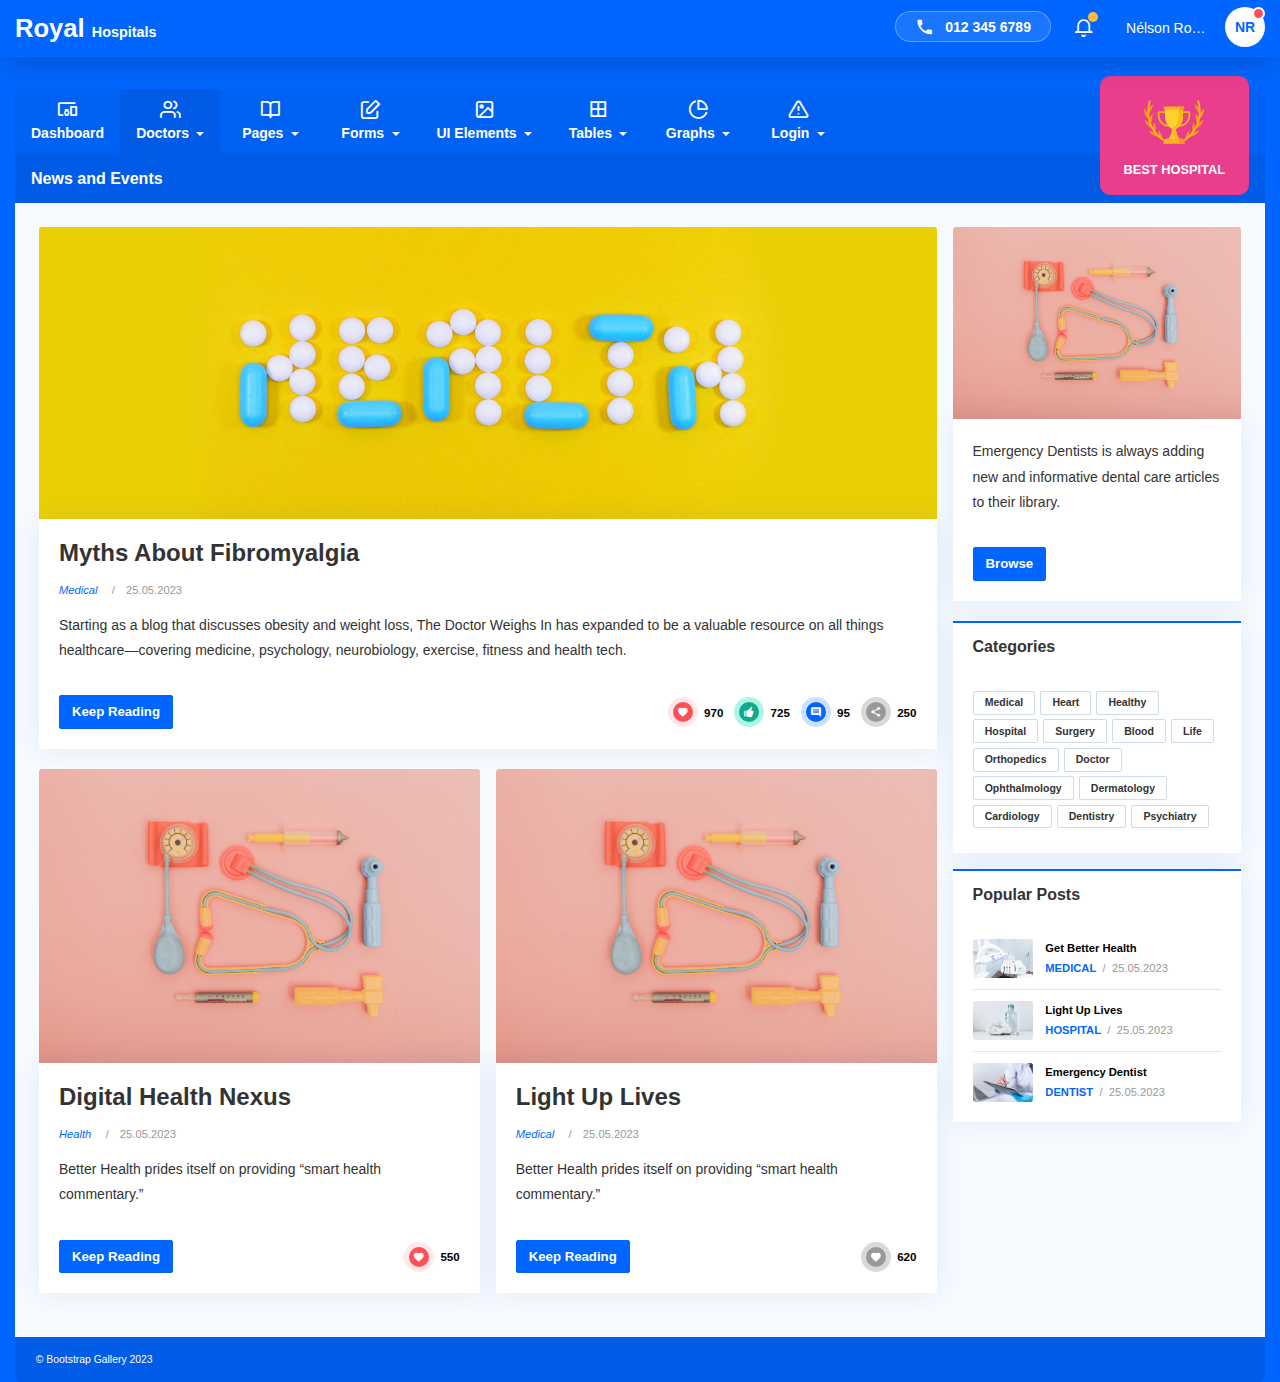
<file: staf/template/blog.html>
<!doctype html>
<html lang="en">

	<head>
		<!-- Required meta tags -->
		<meta charset="utf-8">
		<meta name="viewport" content="width=device-width, initial-scale=1, shrink-to-fit=no">

		<!-- Meta -->
		<meta name="description" content="Responsive Bootstrap Dashboards">
		<meta name="author" content="Bootstrap Gallery">
		<link rel="shortcut icon" href="img/favicon.svg" />

		<!-- Title -->
		<title>Medical Admin Template - Hospital News and Events</title>


		<!-- *************
			************ Common Css Files *************
			************ -->
		<!-- Bootstrap css -->
		<link rel="stylesheet" href="css/bootstrap.min.css">

		<!-- Icomoon Font Icons css -->
		<link rel="stylesheet" href="fonts/style.css">

		<!-- Main css -->
		<link rel="stylesheet" href="css/main.min.css">


		<!-- *************
			************ Vendor Css Files *************
		************ -->

	</head>

	<body>

		<!-- Header start -->
		<header class="header">
			<div class="container-fluid">

				<!-- Row start -->
				<div class="row gutters">
					<div class="col-sm-4 col-4">
						<a href="index.html" class="logo">Royal <span>Hospitals</span></a>
					</div>
					<div class="col-sm-8 col-8">

						<!-- Header actions start -->
						<ul class="header-actions">
							<li class="dropdown d-none d-sm-block">
								<a href="#" class="contact">
									<i class="icon-phone"></i> 012 345 6789
								</a>
							</li>
							<li class="dropdown d-none d-sm-block">
								<a href="#" id="notifications" data-toggle="dropdown" aria-haspopup="true">
									<i class="icon-bell"></i>
									<span class="count-label"></span>
								</a>
								<div class="dropdown-menu lrg" aria-labelledby="notifications">
									<div class="dropdown-menu-header">
										<h5>Notifications</h5>
										<p class="m-0 sub-title">You have 5 unread notifications</p>
									</div>
									<ul class="header-notifications">
										<li>
											<a href="#" class="clearfix">
												<div class="avatar">
													<img src="img/user24.png" alt="Medical Admin Dashboards" />
													<span class="notify-iocn icon-drafts text-danger"></span>
												</div>
												<div class="details">
													<h6>Dr. Clive</h6>
													<p>Appointed as a new President 2021-2024</p>
												</div>
											</a>
										</li>
										<li>
											<a href="#" class="clearfix">
												<div class="avatar">
													<img src="img/user21.png" alt="Medical Admin Dashboards" />
													<span class="notify-iocn icon-layers text-info"></span>
												</div>
												<div class="details">
													<h6>Dr. G. Levsmia</h6>
													<p>Will be on leave on October 2nd week.</p>
												</div>
											</a>
										</li>
										<li>
											<a href="#" class="clearfix">
												<div class="avatar">
													<img src="img/user19.png" alt="Medical Admin Dashboards" />
													<span class="notify-iocn icon-person_add text-success"></span>
												</div>
												<div class="details">
													<h6>Dr. George S</h6>
													<p>Sent new applointments list</p>
												</div>
											</a>
										</li>
									</ul>
								</div>
							</li>
							<li class="dropdown">
								<a href="#" id="userSettings" class="user-settings" data-toggle="dropdown" aria-haspopup="true">
									<span class="user-name">Nélson Romyo</span>
									<span class="avatar">NR<span class="status busy"></span></span>
								</a>
								<div class="dropdown-menu dropdown-menu-right" aria-labelledby="userSettings">
									<div class="header-profile-actions">
										<div class="header-user-profile">
											<div class="header-user">
												<img src="img/user11.png" alt="Medical Dashboards" />
											</div>
											<h5>Nélson Romyo</h5>
											<p>Admin</p>
										</div>
										<a href="hospital-add-doctor.html"><i class="icon-user1"></i> My Profile</a>
										<a href="account-settings.html"><i class="icon-settings1"></i> Account Settings</a>
										<a href="hospital-reviews.html"><i class="icon-activity"></i> Activity Logs</a>
										<a href="login.html"><i class="icon-log-out1"></i> Sign Out</a>
									</div>
								</div>
							</li>
						</ul>
						<!-- Header actions end -->

					</div>
				</div>
				<!-- Row end -->

			</div>
		</header>
		<!-- Header end -->

		<!-- *************
			************ Header section end *************
		************* -->


		<div class="container-fluid">


			<!-- Navigation start -->
			<nav class="navbar navbar-expand-lg custom-navbar">
				<button class="navbar-toggler" type="button" data-toggle="collapse" data-target="#royalHospitalsNavbar"
					aria-controls="royalHospitalsNavbar" aria-expanded="false" aria-label="Toggle navigation">
					<span class="navbar-toggler-icon">
						<i></i>
						<i></i>
						<i></i>
					</span>
				</button>
				<div class="collapse navbar-collapse" id="royalHospitalsNavbar">
					<ul class="navbar-nav">
						<li class="nav-item">
							<a class="nav-link" href="index.html">
								<i class="icon-devices_other nav-icon"></i>
								Dashboard
							</a>
						</li>
						<li class="nav-item dropdown">
							<a class="nav-link dropdown-toggle active-page" href="#" id="doctoRs" role="button" data-toggle="dropdown"
								aria-haspopup="true" aria-expanded="false">
								<i class="icon-users nav-icon"></i>
								Doctors
							</a>
							<ul class="dropdown-menu" aria-labelledby="doctoRs">
								<li>
									<a class="dropdown-item" href="hospital-doctors-list.html">Doctors List</a>
								</li>
								<li>
									<a class="dropdown-item" href="hospital-locations.html">Hospital Locations</a>
								</li>
								<li>
									<a class="dropdown-item" href="hospital-reviews.html">Hospital Reviews</a>
								</li>
								<li>
									<a class="dropdown-item active-page" href="blog.html">News and Events</a>
								</li>
								<li>
									<a class="dropdown-item" href="hospital-trainings.html">Staff Trainings</a>
								</li>
								<li>
									<a class="dropdown-item" href="hospital-doctors.html">Doctors</a>
								</li>
								<li>
									<a class="dropdown-item" href="hospital-patients.html">Patients</a>
								</li>
								<li>
									<a class="dropdown-item" href="hospital-add-doctor.html">Add Doctor</a>
								</li>
								<li>
									<a class="dropdown-item" href="hospital-add-patient.html">Add Patient</a>
								</li>
							</ul>
						</li>
						<li class="nav-item dropdown">
							<a class="nav-link dropdown-toggle" href="#" id="pagesDropdown" role="button" data-toggle="dropdown"
								aria-haspopup="true" aria-expanded="false">
								<i class="icon-book-open nav-icon"></i>
								Pages
							</a>
							<ul class="dropdown-menu" aria-labelledby="pagesDropdown">
								<li>
									<a class="dropdown-item" href="calendar.html">Calendar</a>
								</li>
								<li>
									<a class="dropdown-item" href="invoice.html">Invoice</a>
								</li>
								<li>
									<a class="dropdown-item" href="cards.html">Cards</a>
								</li>
								<li>
									<a class="dropdown-item" href="search-results.html">Search Results</a>
								</li>
								<li>
									<a class="dropdown-item" href="gallery.html">Gallery</a>
								</li>
								<li>
									<a class="dropdown-item" href="icons.html">Icons</a>
								</li>
								<li>
									<a class="dropdown-item" href="typography.html">Typography</a>
								</li>
								<li>
									<a class="dropdown-item" href="account-settings.html">Account Settings</a>
								</li>
								<li>
									<a class="dropdown-item" href="default-layout.html">Default Layout</a>
								</li>
							</ul>
						</li>
						<li class="nav-item dropdown">
							<a class="nav-link dropdown-toggle" href="#" id="formsDropdown" role="button" data-toggle="dropdown"
								aria-haspopup="true" aria-expanded="false">
								<i class="icon-edit1 nav-icon"></i>
								Forms
							</a>
							<ul class="dropdown-menu" aria-labelledby="formsDropdown">
								<li>
									<a class="dropdown-item" href="datepickers.html">Datepickers</a>
								</li>
								<li>
									<a class="dropdown-item" href="wizard.html">Wizards</a>
								</li>
								<li>
									<a class="dropdown-item" href="bs-select.html">BS Select</a>
								</li>
								<li>
									<a class="dropdown-toggle sub-nav-link" href="#" id="customDropdown" role="button"
										data-toggle="dropdown" aria-haspopup="true" aria-expanded="false">
										Custom Forms
									</a>
									<ul class="dropdown-menu dropdown-menu-right" aria-labelledby="customDropdown">
										<li>
											<a class="dropdown-item" href="contact.html">Contact Form</a>
										</li>
										<li>
											<a class="dropdown-item" href="contact2.html">Contact Form #2</a>
										</li>
										<li>
											<a class="dropdown-item" href="contact3.html">Contact Form #3</a>
										</li>
										<li>
											<a class="dropdown-item" href="contact4.html">Contact Form #4</a>
										</li>
									</ul>
								</li>
								<li>
									<a class="dropdown-item" href="form-inputs.html">Form Inputs</a>
								</li>
								<li>
									<a class="dropdown-item" href="input-groups.html">Input Groups</a>
								</li>
								<li>
									<a class="dropdown-item" href="check-radio.html">Check Boxes</a>
								</li>
								<li>
									<a class="dropdown-item" href="range-sliders.html">Range Sliders</a>
								</li>
								<li>
									<a class="dropdown-item" href="editor.html">Editor</a>
								</li>
							</ul>
						</li>
						<li class="nav-item dropdown">
							<a class="nav-link dropdown-toggle" href="#" id="uiElementsDropdown" role="button" data-toggle="dropdown"
								aria-haspopup="true" aria-expanded="false">
								<i class="icon-image nav-icon"></i>
								UI Elements
							</a>
							<ul class="dropdown-menu" aria-labelledby="uiElementsDropdown">
								<li>
									<a class="dropdown-toggle sub-nav-link" href="#" id="buttonsDropdown" role="button"
										data-toggle="dropdown" aria-haspopup="true" aria-expanded="false">
										Buttons
									</a>
									<ul class="dropdown-menu dropdown-menu-right" aria-labelledby="buttonsDropdown">
										<li>
											<a class="dropdown-item" href="buttons.html">Buttons</a>
										</li>
										<li>
											<a class="dropdown-item" href="button-groups.html">Button Groups</a>
										</li>
										<li>
											<a class="dropdown-item" href="dropdowns.html">Dropdowns</a>
										</li>
									</ul>
								</li>
								<li>
									<a class="dropdown-toggle sub-nav-link" href="#" id="navsDropdown" role="button"
										data-toggle="dropdown" aria-haspopup="true" aria-expanded="false">
										Navbars
									</a>
									<ul class="dropdown-menu dropdown-menu-right" aria-labelledby="navsDropdown">
										<li>
											<a class="dropdown-item" href="nav.html">Nav</a>
										</li>
										<li>
											<a class="dropdown-item" href="navbars.html">Navbars</a>
										</li>
										<li>
											<a class="dropdown-item" href="tabs.html">Tabs</a>
										</li>
									</ul>
								</li>
								<li>
									<a class="dropdown-toggle sub-nav-link" href="#" id="componentsDropdown" role="button"
										data-toggle="dropdown" aria-haspopup="true" aria-expanded="false">
										Components
									</a>
									<ul class="dropdown-menu dropdown-menu-right" aria-labelledby="componentsDropdown">
										<li>
											<a class="dropdown-item" href="breadcrumbs.html">Breadcrumbs</a>
										</li>
										<li>
											<a class="dropdown-item" href="jumbotron.html">Jumbotron</a>
										</li>
										<li>
											<a class="dropdown-item" href="labels-badges.html">Labels &amp; Badges</a>
										</li>
										<li>
											<a class="dropdown-item" href="list-items.html">List Items</a>
										</li>
										<li>
											<a class="dropdown-item" href="pagination.html">Paginations</a>
										</li>
										<li>
											<a class="dropdown-item" href="progress.html">Progress Bars</a>
										</li>
										<li>
											<a class="dropdown-item" href="pills.html">Pills</a>
										</li>
										<li>
											<a class="dropdown-item" href="spinners.html">Spinners</a>
										</li>
									</ul>
								</li>
								<li>
									<a class="dropdown-toggle sub-nav-link" href="#" id="gridDropdown" role="button"
										data-toggle="dropdown" aria-haspopup="true" aria-expanded="false">
										Grid
									</a>
									<ul class="dropdown-menu dropdown-menu-right" aria-labelledby="gridDropdown">
										<li>
											<a class="dropdown-item" href="grid.html">Grid</a>
										</li>
										<li>
											<a class="dropdown-item" href="grid-doc.html">Grid Doc</a>
										</li>
									</ul>
								</li>
								<li>
									<a class="dropdown-toggle sub-nav-link" href="#" id="imagesDropdown" role="button"
										data-toggle="dropdown" aria-haspopup="true" aria-expanded="false">
										Images
									</a>
									<ul class="dropdown-menu dropdown-menu-right" aria-labelledby="imagesDropdown">
										<li>
											<a class="dropdown-item" href="avatars.html">Avatars</a>
										</li>
										<li>
											<a class="dropdown-item" href="media-objects.html">Media Objects</a>
										</li>
										<li>
											<a class="dropdown-item" href="images.html">Thumbnails</a>
										</li>
										<li>
											<a class="dropdown-item" href="text-avatars.html">Text Avatars</a>
										</li>
									</ul>
								</li>
								<li>
									<a class="dropdown-toggle sub-nav-link" href="#" id="alertDropdown" role="button"
										data-toggle="dropdown" aria-haspopup="true" aria-expanded="false">
										Notifications
									</a>
									<ul class="dropdown-menu dropdown-menu-right" aria-labelledby="alertDropdown">
										<li>
											<a class="dropdown-item" href="bootstrap-alerts.html">Default Alerts</a>
										</li>
										<li>
											<a class="dropdown-item" href="custom-alerts.html">Custom Alerts</a>
										</li>
										<li>
											<a class="dropdown-item" href="toasts.html">Toasts</a>
										</li>
									</ul>
								</li>
								<li>
									<a class="dropdown-toggle sub-nav-link" href="#" id="bsJquery" role="button" data-toggle="dropdown"
										aria-haspopup="true" aria-expanded="false">
										Bootstrap jQuery
									</a>
									<ul class="dropdown-menu dropdown-menu-right" aria-labelledby="bsJquery">
										<li>
											<a class="dropdown-item" href="carousel.html">Carousels</a>
										</li>
										<li>
											<a class="dropdown-item" href="modals.html">Modals</a>
										</li>
										<li>
											<a class="dropdown-item" href="popovers-tooltips.html">Tooltips</a>
										</li>
										<li>
											<a class="dropdown-item" href="accordion.html">Accordions</a>
										</li>
									</ul>
								</li>
							</ul>
						</li>
						<li class="nav-item dropdown">
							<a class="nav-link dropdown-toggle" href="#" id="tablesDropdown" role="button" data-toggle="dropdown"
								aria-haspopup="true" aria-expanded="false">
								<i class="icon-border_all nav-icon"></i>
								Tables
							</a>
							<ul class="dropdown-menu" aria-labelledby="tablesDropdown">
								<li>
									<a class="dropdown-item" href="bs-tables.html">Bootstrap Tables</a>
								</li>
								<li>
									<a class="dropdown-item" href="data-tables.html">Data Tables</a>
								</li>
							</ul>
						</li>
						<li class="nav-item dropdown">
							<a class="nav-link dropdown-toggle" href="#" id="graphsDropdown" role="button" data-toggle="dropdown"
								aria-haspopup="true" aria-expanded="false">
								<i class="icon-pie-chart1 nav-icon"></i>
								Graphs
							</a>
							<ul class="dropdown-menu dropdown-menu-right" aria-labelledby="graphsDropdown">
								<li class="open-left">
									<a class="dropdown-toggle sub-nav-link" href="#" id="apexDropdown" role="button"
										data-toggle="dropdown" aria-haspopup="true" aria-expanded="false">
										Apex Graphs
									</a>
									<ul class="dropdown-menu" aria-labelledby="apexDropdown">
										<li>
											<a class="dropdown-item" href="area-graphs.html">Area Charts</a>
										</li>
										<li>
											<a class="dropdown-item" href="bar-graphs.html">Bar Charts</a>
										</li>
										<li>
											<a class="dropdown-item" href="column-graphs.html">Column Charts</a>
										</li>
										<li>
											<a class="dropdown-item" href="donut-graphs.html">Donut Charts</a>
										</li>
										<li>
											<a class="dropdown-item" href="line-graphs.html">Line Charts</a>
										</li>
										<li>
											<a class="dropdown-item" href="mixed-graphs.html">Mixed Charts</a>
										</li>
										<li>
											<a class="dropdown-item" href="pie-graphs.html">Pie Charts</a>
										</li>
									</ul>
								</li>
								<li>
									<a class="dropdown-item" href="morris-graphs.html">Morris Graphs</a>
								</li>
								<li>
									<a class="dropdown-item" href="vector-maps.html">Vector Maps</a>
								</li>
								<li>
									<a class="dropdown-item" href="google-maps.html">Google Maps</a>
								</li>
							</ul>
						</li>
						<li class="nav-item dropdown">
							<a class="nav-link dropdown-toggle" href="#" id="loginDropdown" role="button" data-toggle="dropdown"
								aria-haspopup="true" aria-expanded="false">
								<i class="icon-alert-triangle nav-icon"></i>
								Login
							</a>
							<ul class="dropdown-menu dropdown-menu-right" aria-labelledby="loginDropdown">
								<li>
									<a class="dropdown-item" href="login.html">Login</a>
								</li>
								<li>
									<a class="dropdown-item" href="signup.html">Signup</a>
								</li>
								<li>
									<a class="dropdown-item" href="forgot-pwd.html">Forgot Password</a>
								</li>
								<li>
									<a class="dropdown-item" href="newsletter.html">Newsletter</a>
								</li>
								<li>
									<a class="dropdown-item" href="error.html">404</a>
								</li>
								<li>
									<a class="dropdown-item" href="error2.html">505</a>
								</li>
							</ul>
						</li>
					</ul>
				</div>
			</nav>
			<!-- Navigation end -->


			<!-- *************
				************ Main container start *************
			************* -->
			<div class="main-container">

				<!-- Page header start -->
				<div class="page-header">
					<h5 class="title">News and Events</h5>
					<div class="site-award">
						<img src="img/award.svg" alt="Hospital Dashboards"> Best Hospital
					</div>
				</div>
				<!-- Page header end -->

				<!-- Content wrapper start -->
				<div class="content-wrapper">


					<!-- Row start -->
					<div class="row gutters">
						<div class="col-lg-9 col-sm-12 col-12">

							<div class="row gutters">
								<div class="col-sm-12">
									<div class="blog">
										<img class="blog-img" src="img/bg1.jpeg" alt="Admin Dashboards">
										<div class="blog-body">
											<h3 class="blog-title">Myths About Fibromyalgia</h3>
											<h6 class="blog-date">
												<span class="category">Medical</span>
												<span class="divider">/</span>
												<span class="date">25.05.2023</span>
											</h6>
											<div class="blog-description">
												<p>Starting as a blog that discusses obesity and weight loss, The Doctor Weighs In has expanded
													to be a valuable resource on all things healthcare—covering medicine, psychology,
													neurobiology, exercise, fitness and health tech.</p>
											</div>
											<div class="blog-actions">
												<a href="blog-article.html" class="btn btn-primary">Keep Reading</a>
												<div class="actions">
													<a href="#"><i class="icon-favorite red"></i>970</a>
													<a href="#"><i class="icon-thumbs-up green"></i>725</a>
													<a href="#"><i class="icon-comment blue"></i>95</a>
													<a href="#"><i class="icon-share grey"></i>250</a>
												</div>
											</div>
										</div>
									</div>
								</div>
								<div class="col-md-6 col-sm-12 col-12">
									<div class="blog">
										<img class="blog-img" src="img/bg2.jpeg" alt="Admin Dashboards">
										<div class="blog-body">
											<h3 class="blog-title">Digital Health Nexus</h3>
											<h6 class="blog-date">
												<span class="category">Health</span>
												<span class="divider">/</span>
												<span class="date">25.05.2023</span>
											</h6>
											<div class="blog-description">
												<p>Better Health prides itself on providing “smart health commentary.”</p>
											</div>
											<div class="blog-actions">
												<a href="blog-article.html" class="btn btn-primary">Keep Reading</a>
												<div class="actions">
													<a href="#"><i class="icon-favorite red"></i>550</a>
												</div>
											</div>
										</div>
									</div>
								</div>
								<div class="col-md-6 col-sm-12 col-12">
									<div class="blog">
										<img class="blog-img" src="img/bg2.jpeg" alt="Admin Dashboards">
										<div class="blog-body">
											<h3 class="blog-title">Light Up Lives</h3>
											<h6 class="blog-date">
												<span class="category">Medical</span>
												<span class="divider">/</span>
												<span class="date">25.05.2023</span>
											</h6>
											<div class="blog-description">
												<p>Better Health prides itself on providing “smart health commentary.”</p>
											</div>
											<div class="blog-actions">
												<a href="blog-article.html" class="btn btn-primary">Keep Reading</a>
												<div class="actions">
													<a href="#"><i class="icon-favorite grey"></i>620</a>
												</div>
											</div>
										</div>
									</div>
								</div>
							</div>

						</div>
						<div class="col-lg-3 col-sm-12 col-12">
							<div class="row gutters">
								<div class="col-lg-12 col-md-4 col-sm-12 col-12">
									<div class="blog">
										<img class="blog-img" src="img/bg2.jpeg" alt="Admin Dashboards">
										<div class="blog-body">
											<p>Emergency Dentists is always adding new and informative dental care articles to their library.
											</p>
											<div class="blog-actions">
												<a href="#" class="btn btn-primary">Browse</a>
											</div>
										</div>
									</div>
								</div>
								<div class="col-lg-12 col-md-4 col-sm-6 col-12">
									<div class="card">
										<div class="card-header">
											<div class="card-title">Categories</div>
										</div>
										<div class="card-body">
											<div class="categories">
												<span class="badge">Medical</span>
												<span class="badge">Heart</span>
												<span class="badge">Healthy</span>
												<span class="badge">Hospital</span>
												<span class="badge">Surgery</span>
												<span class="badge">Blood</span>
												<span class="badge">Life</span>
												<span class="badge">Orthopedics</span>
												<span class="badge">Doctor</span>
												<span class="badge">Ophthalmology</span>
												<span class="badge">Dermatology</span>
												<span class="badge">Cardiology</span>
												<span class="badge">Dentistry</span>
												<span class="badge">Psychiatry</span>
											</div>
										</div>
									</div>
								</div>
								<div class="col-lg-12 col-md-4 col-sm-6 col-12">
									<div class="card">
										<div class="card-header">
											<div class="card-title">Popular Posts</div>
										</div>
										<div class="card-body">
											<div class="popular-posts">
												<a href="#">
													<img src="img/img2.jpg" class="post-img" alt="Medical Dashboards" />
													<div class="post-content">
														<h6 class="post-title">Get Better Health</h6>
														<h6 class="post-date">
															<span class="category">Medical</span>
															<span class="divider">/</span>
															<span class="date">25.05.2023</span>
														</h6>
													</div>
												</a>
												<a href="#">
													<img src="img/img3.jpg" class="post-img" alt="Medical Dashboards" />
													<div class="post-content">
														<h6 class="post-title">Light Up Lives</h6>
														<h6 class="post-date">
															<span class="category">Hospital</span>
															<span class="divider">/</span>
															<span class="date">25.05.2023</span>
														</h6>
													</div>
												</a>
												<a href="#">
													<img src="img/img8.jpg" class="post-img" alt="Medical Dashboards" />
													<div class="post-content">
														<h6 class="post-title">Emergency Dentist</h6>
														<h6 class="post-date">
															<span class="category">Dentist</span>
															<span class="divider">/</span>
															<span class="date">25.05.2023</span>
														</h6>
													</div>
												</a>
											</div>
										</div>
									</div>
								</div>
							</div>
						</div>
					</div>
					<!-- Row end -->


				</div>
				<!-- Content wrapper end -->


			</div>
			<!-- *************
				************ Main container end *************
			************* -->

			<footer class="main-footer">© Bootstrap Gallery 2023</footer>

		</div>

		<!-- *************
			************ Required JavaScript Files *************
		************* -->
		<!-- Required jQuery first, then Bootstrap Bundle JS -->
		<script src="js/jquery.min.js"></script>
		<script src="js/bootstrap.bundle.min.js"></script>
		<script src="js/moment.js"></script>


		<!-- *************
			************ Vendor Js Files *************
		************* -->

		<!-- Main Js Required -->
		<script src="js/main.js"></script>

	</body>

</html>
</file>
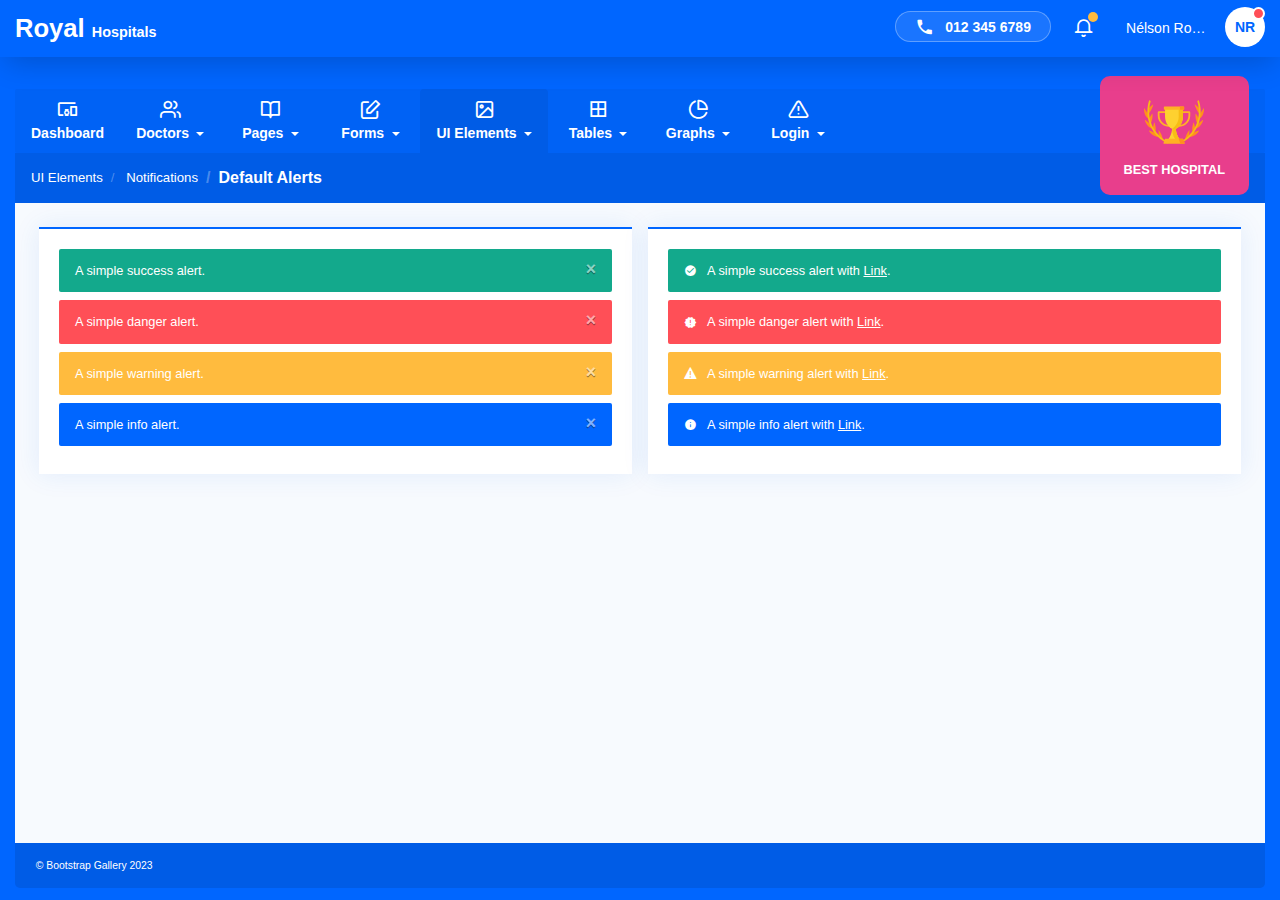
<file: staf/template/bootstrap-alerts.html>
<!doctype html>
<html lang="en">

	<head>
		<!-- Required meta tags -->
		<meta charset="utf-8">
		<meta name="viewport" content="width=device-width, initial-scale=1, shrink-to-fit=no">

		<!-- Meta -->
		<meta name="description" content="Responsive Bootstrap Dashboards">
		<meta name="author" content="Bootstrap Gallery">
		<link rel="shortcut icon" href="img/favicon.svg" />

		<!-- Title -->
		<title>Medical Admin Template - Notifications</title>


		<!-- *************
			************ Common Css Files *************
			************ -->
		<!-- Bootstrap css -->
		<link rel="stylesheet" href="css/bootstrap.min.css">

		<!-- Icomoon Font Icons css -->
		<link rel="stylesheet" href="fonts/style.css">

		<!-- Main css -->
		<link rel="stylesheet" href="css/main.min.css">


		<!-- *************
			************ Vendor Css Files *************
		************ -->


	</head>

	<body>

		<!-- Header start -->
		<header class="header">
			<div class="container-fluid">

				<!-- Row start -->
				<div class="row gutters">
					<div class="col-sm-4 col-4">
						<a href="index.html" class="logo">Royal <span>Hospitals</span></a>
					</div>
					<div class="col-sm-8 col-8">

						<!-- Header actions start -->
						<ul class="header-actions">
							<li class="dropdown d-none d-sm-block">
								<a href="#" class="contact">
									<i class="icon-phone"></i> 012 345 6789
								</a>
							</li>
							<li class="dropdown d-none d-sm-block">
								<a href="#" id="notifications" data-toggle="dropdown" aria-haspopup="true">
									<i class="icon-bell"></i>
									<span class="count-label"></span>
								</a>
								<div class="dropdown-menu lrg" aria-labelledby="notifications">
									<div class="dropdown-menu-header">
										<h5>Notifications</h5>
										<p class="m-0 sub-title">You have 5 unread notifications</p>
									</div>
									<ul class="header-notifications">
										<li>
											<a href="#" class="clearfix">
												<div class="avatar">
													<img src="img/user24.png" alt="Medical Admin Dashboards" />
													<span class="notify-iocn icon-drafts text-danger"></span>
												</div>
												<div class="details">
													<h6>Dr. Clive</h6>
													<p>Appointed as a new President 2021-2024</p>
												</div>
											</a>
										</li>
										<li>
											<a href="#" class="clearfix">
												<div class="avatar">
													<img src="img/user21.png" alt="Medical Admin Dashboards" />
													<span class="notify-iocn icon-layers text-info"></span>
												</div>
												<div class="details">
													<h6>Dr. G. Levsmia</h6>
													<p>Will be on leave on October 2nd week.</p>
												</div>
											</a>
										</li>
										<li>
											<a href="#" class="clearfix">
												<div class="avatar">
													<img src="img/user19.png" alt="Medical Admin Dashboards" />
													<span class="notify-iocn icon-person_add text-success"></span>
												</div>
												<div class="details">
													<h6>Dr. George S</h6>
													<p>Sent new applointments list</p>
												</div>
											</a>
										</li>
									</ul>
								</div>
							</li>
							<li class="dropdown">
								<a href="#" id="userSettings" class="user-settings" data-toggle="dropdown" aria-haspopup="true">
									<span class="user-name">Nélson Romyo</span>
									<span class="avatar">NR<span class="status busy"></span></span>
								</a>
								<div class="dropdown-menu dropdown-menu-right" aria-labelledby="userSettings">
									<div class="header-profile-actions">
										<div class="header-user-profile">
											<div class="header-user">
												<img src="img/user11.png" alt="Medical Dashboards" />
											</div>
											<h5>Nélson Romyo</h5>
											<p>Admin</p>
										</div>
										<a href="hospital-add-doctor.html"><i class="icon-user1"></i> My Profile</a>
										<a href="account-settings.html"><i class="icon-settings1"></i> Account Settings</a>
										<a href="hospital-reviews.html"><i class="icon-activity"></i> Activity Logs</a>
										<a href="login.html"><i class="icon-log-out1"></i> Sign Out</a>
									</div>
								</div>
							</li>
						</ul>
						<!-- Header actions end -->

					</div>
				</div>
				<!-- Row end -->

			</div>
		</header>
		<!-- Header end -->

		<!-- *************
			************ Header section end *************
		************* -->


		<div class="container-fluid">


			<!-- Navigation start -->
			<nav class="navbar navbar-expand-lg custom-navbar">
				<button class="navbar-toggler" type="button" data-toggle="collapse" data-target="#royalHospitalsNavbar"
					aria-controls="royalHospitalsNavbar" aria-expanded="false" aria-label="Toggle navigation">
					<span class="navbar-toggler-icon">
						<i></i>
						<i></i>
						<i></i>
					</span>
				</button>
				<div class="collapse navbar-collapse" id="royalHospitalsNavbar">
					<ul class="navbar-nav">
						<li class="nav-item">
							<a class="nav-link" href="index.html">
								<i class="icon-devices_other nav-icon"></i>
								Dashboard
							</a>
						</li>
						<li class="nav-item dropdown">
							<a class="nav-link dropdown-toggle" href="#" id="doctoRs" role="button" data-toggle="dropdown"
								aria-haspopup="true" aria-expanded="false">
								<i class="icon-users nav-icon"></i>
								Doctors
							</a>
							<ul class="dropdown-menu" aria-labelledby="doctoRs">
								<li>
									<a class="dropdown-item" href="hospital-doctors-list.html">Doctors List</a>
								</li>
								<li>
									<a class="dropdown-item" href="hospital-locations.html">Hospital Locations</a>
								</li>
								<li>
									<a class="dropdown-item" href="hospital-reviews.html">Hospital Reviews</a>
								</li>
								<li>
									<a class="dropdown-item" href="blog.html">News and Events</a>
								</li>
								<li>
									<a class="dropdown-item" href="hospital-trainings.html">Staff Trainings</a>
								</li>
								<li>
									<a class="dropdown-item" href="hospital-doctors.html">Doctors</a>
								</li>
								<li>
									<a class="dropdown-item" href="hospital-patients.html">Patients</a>
								</li>
								<li>
									<a class="dropdown-item" href="hospital-add-doctor.html">Add Doctor</a>
								</li>
								<li>
									<a class="dropdown-item" href="hospital-add-patient.html">Add Patient</a>
								</li>
							</ul>
						</li>
						<li class="nav-item dropdown">
							<a class="nav-link dropdown-toggle" href="#" id="pagesDropdown" role="button" data-toggle="dropdown"
								aria-haspopup="true" aria-expanded="false">
								<i class="icon-book-open nav-icon"></i>
								Pages
							</a>
							<ul class="dropdown-menu" aria-labelledby="pagesDropdown">
								<li>
									<a class="dropdown-item" href="calendar.html">Calendar</a>
								</li>
								<li>
									<a class="dropdown-item" href="invoice.html">Invoice</a>
								</li>
								<li>
									<a class="dropdown-item" href="cards.html">Cards</a>
								</li>
								<li>
									<a class="dropdown-item" href="search-results.html">Search Results</a>
								</li>
								<li>
									<a class="dropdown-item" href="gallery.html">Gallery</a>
								</li>
								<li>
									<a class="dropdown-item" href="icons.html">Icons</a>
								</li>
								<li>
									<a class="dropdown-item" href="typography.html">Typography</a>
								</li>
								<li>
									<a class="dropdown-item" href="account-settings.html">Account Settings</a>
								</li>
								<li>
									<a class="dropdown-item" href="default-layout.html">Default Layout</a>
								</li>
							</ul>
						</li>
						<li class="nav-item dropdown">
							<a class="nav-link dropdown-toggle" href="#" id="formsDropdown" role="button" data-toggle="dropdown"
								aria-haspopup="true" aria-expanded="false">
								<i class="icon-edit1 nav-icon"></i>
								Forms
							</a>
							<ul class="dropdown-menu" aria-labelledby="formsDropdown">
								<li>
									<a class="dropdown-item" href="datepickers.html">Datepickers</a>
								</li>
								<li>
									<a class="dropdown-item" href="wizard.html">Wizards</a>
								</li>
								<li>
									<a class="dropdown-item" href="bs-select.html">BS Select</a>
								</li>
								<li>
									<a class="dropdown-toggle sub-nav-link" href="#" id="customDropdown" role="button"
										data-toggle="dropdown" aria-haspopup="true" aria-expanded="false">
										Custom Forms
									</a>
									<ul class="dropdown-menu dropdown-menu-right" aria-labelledby="customDropdown">
										<li>
											<a class="dropdown-item" href="contact.html">Contact Form</a>
										</li>
										<li>
											<a class="dropdown-item" href="contact2.html">Contact Form #2</a>
										</li>
										<li>
											<a class="dropdown-item" href="contact3.html">Contact Form #3</a>
										</li>
										<li>
											<a class="dropdown-item" href="contact4.html">Contact Form #4</a>
										</li>
									</ul>
								</li>
								<li>
									<a class="dropdown-item" href="form-inputs.html">Form Inputs</a>
								</li>
								<li>
									<a class="dropdown-item" href="input-groups.html">Input Groups</a>
								</li>
								<li>
									<a class="dropdown-item" href="check-radio.html">Check Boxes</a>
								</li>
								<li>
									<a class="dropdown-item" href="range-sliders.html">Range Sliders</a>
								</li>
								<li>
									<a class="dropdown-item" href="editor.html">Editor</a>
								</li>
							</ul>
						</li>
						<li class="nav-item dropdown">
							<a class="nav-link dropdown-toggle active-page" href="#" id="uiElementsDropdown" role="button"
								data-toggle="dropdown" aria-haspopup="true" aria-expanded="false">
								<i class="icon-image nav-icon"></i>
								UI Elements
							</a>
							<ul class="dropdown-menu" aria-labelledby="uiElementsDropdown">
								<li>
									<a class="dropdown-toggle sub-nav-link" href="#" id="buttonsDropdown" role="button"
										data-toggle="dropdown" aria-haspopup="true" aria-expanded="false">
										Buttons
									</a>
									<ul class="dropdown-menu dropdown-menu-right" aria-labelledby="buttonsDropdown">
										<li>
											<a class="dropdown-item" href="buttons.html">Buttons</a>
										</li>
										<li>
											<a class="dropdown-item" href="button-groups.html">Button Groups</a>
										</li>
										<li>
											<a class="dropdown-item" href="dropdowns.html">Dropdowns</a>
										</li>
									</ul>
								</li>
								<li>
									<a class="dropdown-toggle sub-nav-link" href="#" id="navsDropdown" role="button"
										data-toggle="dropdown" aria-haspopup="true" aria-expanded="false">
										Navbars
									</a>
									<ul class="dropdown-menu dropdown-menu-right" aria-labelledby="navsDropdown">
										<li>
											<a class="dropdown-item" href="nav.html">Nav</a>
										</li>
										<li>
											<a class="dropdown-item" href="navbars.html">Navbars</a>
										</li>
										<li>
											<a class="dropdown-item" href="tabs.html">Tabs</a>
										</li>
									</ul>
								</li>
								<li>
									<a class="dropdown-toggle sub-nav-link" href="#" id="componentsDropdown" role="button"
										data-toggle="dropdown" aria-haspopup="true" aria-expanded="false">
										Components
									</a>
									<ul class="dropdown-menu dropdown-menu-right" aria-labelledby="componentsDropdown">
										<li>
											<a class="dropdown-item" href="breadcrumbs.html">Breadcrumbs</a>
										</li>
										<li>
											<a class="dropdown-item" href="jumbotron.html">Jumbotron</a>
										</li>
										<li>
											<a class="dropdown-item" href="labels-badges.html">Labels &amp; Badges</a>
										</li>
										<li>
											<a class="dropdown-item" href="list-items.html">List Items</a>
										</li>
										<li>
											<a class="dropdown-item" href="pagination.html">Paginations</a>
										</li>
										<li>
											<a class="dropdown-item" href="progress.html">Progress Bars</a>
										</li>
										<li>
											<a class="dropdown-item" href="pills.html">Pills</a>
										</li>
										<li>
											<a class="dropdown-item" href="spinners.html">Spinners</a>
										</li>
									</ul>
								</li>
								<li>
									<a class="dropdown-toggle sub-nav-link" href="#" id="gridDropdown" role="button"
										data-toggle="dropdown" aria-haspopup="true" aria-expanded="false">
										Grid
									</a>
									<ul class="dropdown-menu dropdown-menu-right" aria-labelledby="gridDropdown">
										<li>
											<a class="dropdown-item" href="grid.html">Grid</a>
										</li>
										<li>
											<a class="dropdown-item" href="grid-doc.html">Grid Doc</a>
										</li>
									</ul>
								</li>
								<li>
									<a class="dropdown-toggle sub-nav-link" href="#" id="imagesDropdown" role="button"
										data-toggle="dropdown" aria-haspopup="true" aria-expanded="false">
										Images
									</a>
									<ul class="dropdown-menu dropdown-menu-right" aria-labelledby="imagesDropdown">
										<li>
											<a class="dropdown-item" href="avatars.html">Avatars</a>
										</li>
										<li>
											<a class="dropdown-item" href="media-objects.html">Media Objects</a>
										</li>
										<li>
											<a class="dropdown-item" href="images.html">Thumbnails</a>
										</li>
										<li>
											<a class="dropdown-item" href="text-avatars.html">Text Avatars</a>
										</li>
									</ul>
								</li>
								<li>
									<a class="dropdown-toggle sub-nav-link" href="#" id="alertDropdown" role="button"
										data-toggle="dropdown" aria-haspopup="true" aria-expanded="false">
										Notifications
									</a>
									<ul class="dropdown-menu dropdown-menu-right" aria-labelledby="alertDropdown">
										<li>
											<a class="dropdown-item active-page" href="bootstrap-alerts.html">Default Alerts</a>
										</li>
										<li>
											<a class="dropdown-item" href="custom-alerts.html">Custom Alerts</a>
										</li>
										<li>
											<a class="dropdown-item" href="toasts.html">Toasts</a>
										</li>
									</ul>
								</li>
								<li>
									<a class="dropdown-toggle sub-nav-link" href="#" id="bsJquery" role="button" data-toggle="dropdown"
										aria-haspopup="true" aria-expanded="false">
										Bootstrap jQuery
									</a>
									<ul class="dropdown-menu dropdown-menu-right" aria-labelledby="bsJquery">
										<li>
											<a class="dropdown-item" href="carousel.html">Carousels</a>
										</li>
										<li>
											<a class="dropdown-item" href="modals.html">Modals</a>
										</li>
										<li>
											<a class="dropdown-item" href="popovers-tooltips.html">Tooltips</a>
										</li>
										<li>
											<a class="dropdown-item" href="accordion.html">Accordions</a>
										</li>
									</ul>
								</li>
							</ul>
						</li>
						<li class="nav-item dropdown">
							<a class="nav-link dropdown-toggle" href="#" id="tablesDropdown" role="button" data-toggle="dropdown"
								aria-haspopup="true" aria-expanded="false">
								<i class="icon-border_all nav-icon"></i>
								Tables
							</a>
							<ul class="dropdown-menu" aria-labelledby="tablesDropdown">
								<li>
									<a class="dropdown-item" href="bs-tables.html">Bootstrap Tables</a>
								</li>
								<li>
									<a class="dropdown-item" href="data-tables.html">Data Tables</a>
								</li>
							</ul>
						</li>
						<li class="nav-item dropdown">
							<a class="nav-link dropdown-toggle" href="#" id="graphsDropdown" role="button" data-toggle="dropdown"
								aria-haspopup="true" aria-expanded="false">
								<i class="icon-pie-chart1 nav-icon"></i>
								Graphs
							</a>
							<ul class="dropdown-menu dropdown-menu-right" aria-labelledby="graphsDropdown">
								<li class="open-left">
									<a class="dropdown-toggle sub-nav-link" href="#" id="apexDropdown" role="button"
										data-toggle="dropdown" aria-haspopup="true" aria-expanded="false">
										Apex Graphs
									</a>
									<ul class="dropdown-menu" aria-labelledby="apexDropdown">
										<li>
											<a class="dropdown-item" href="area-graphs.html">Area Charts</a>
										</li>
										<li>
											<a class="dropdown-item" href="bar-graphs.html">Bar Charts</a>
										</li>
										<li>
											<a class="dropdown-item" href="column-graphs.html">Column Charts</a>
										</li>
										<li>
											<a class="dropdown-item" href="donut-graphs.html">Donut Charts</a>
										</li>
										<li>
											<a class="dropdown-item" href="line-graphs.html">Line Charts</a>
										</li>
										<li>
											<a class="dropdown-item" href="mixed-graphs.html">Mixed Charts</a>
										</li>
										<li>
											<a class="dropdown-item" href="pie-graphs.html">Pie Charts</a>
										</li>
									</ul>
								</li>
								<li>
									<a class="dropdown-item" href="morris-graphs.html">Morris Graphs</a>
								</li>
								<li>
									<a class="dropdown-item" href="vector-maps.html">Vector Maps</a>
								</li>
								<li>
									<a class="dropdown-item" href="google-maps.html">Google Maps</a>
								</li>
							</ul>
						</li>
						<li class="nav-item dropdown">
							<a class="nav-link dropdown-toggle" href="#" id="loginDropdown" role="button" data-toggle="dropdown"
								aria-haspopup="true" aria-expanded="false">
								<i class="icon-alert-triangle nav-icon"></i>
								Login
							</a>
							<ul class="dropdown-menu dropdown-menu-right" aria-labelledby="loginDropdown">
								<li>
									<a class="dropdown-item" href="login.html">Login</a>
								</li>
								<li>
									<a class="dropdown-item" href="signup.html">Signup</a>
								</li>
								<li>
									<a class="dropdown-item" href="forgot-pwd.html">Forgot Password</a>
								</li>
								<li>
									<a class="dropdown-item" href="newsletter.html">Newsletter</a>
								</li>
								<li>
									<a class="dropdown-item" href="error.html">404</a>
								</li>
								<li>
									<a class="dropdown-item" href="error2.html">505</a>
								</li>
							</ul>
						</li>
					</ul>
				</div>
			</nav>
			<!-- Navigation end -->


			<!-- *************
				************ Main container start *************
			************* -->
			<div class="main-container">


				<!-- Page header start -->
				<div class="page-header">
					<ol class="breadcrumb">
						<li class="breadcrumb-item">UI Elements</li>
						<li class="breadcrumb-item">
							<a href="#">Notifications</a>
						</li>
						<li class="breadcrumb-item active">Default Alerts</li>
					</ol>
					<div class="site-award">
						<img src="img/award.svg" alt="Hospital Dashboards"> Best Hospital
					</div>
				</div>
				<!-- Page header end -->

				<!-- Content wrapper start -->
				<div class="content-wrapper">

					<!-- Row start -->
					<div class="row gutters">
						<div class="col-lg-6 col-sm-12 col-12">
							<div class="card">
								<div class="card-body">
									<div class="alert alert-success" role="alert">
										A simple success alert.<button type="button" class="close" data-dismiss="alert" aria-label="Close">
											<span aria-hidden="true">&times;</span>
										</button>
									</div>
									<div class="alert alert-danger" role="alert">
										A simple danger alert.<button type="button" class="close" data-dismiss="alert" aria-label="Close">
											<span aria-hidden="true">&times;</span>
										</button>
									</div>
									<div class="alert alert-warning" role="alert">
										A simple warning alert.<button type="button" class="close" data-dismiss="alert" aria-label="Close">
											<span aria-hidden="true">&times;</span>
										</button>
									</div>
									<div class="alert alert-info" role="alert">
										A simple info alert.<button type="button" class="close" data-dismiss="alert" aria-label="Close">
											<span aria-hidden="true">&times;</span>
										</button>
									</div>
								</div>
							</div>
						</div>
						<div class="col-lg-6 col-sm-12 col-12">
							<div class="card">
								<div class="card-body">
									<div class="alert alert-success" role="alert">
										<i class="icon-check_circle"></i>A simple success alert with <a href="#"
											class="alert-link">Link</a>.
									</div>
									<div class="alert alert-danger" role="alert">
										<i class="icon-new_releases"></i>A simple danger alert with <a href="#" class="alert-link">Link</a>.
									</div>
									<div class="alert alert-warning" role="alert">
										<i class="icon-warning"></i>A simple warning alert with <a href="#" class="alert-link">Link</a>.
									</div>
									<div class="alert alert-info" role="alert">
										<i class="icon-info1"></i>A simple info alert with <a href="#" class="alert-link">Link</a>.
									</div>
								</div>
							</div>
						</div>
					</div>
					<!-- Row end -->





				</div>
				<!-- Content wrapper end -->


			</div>
			<!-- *************
				************ Main container end *************
			************* -->

			<footer class="main-footer">© Bootstrap Gallery 2023</footer>


		</div>

		<!-- *************
			************ Required JavaScript Files *************
		************* -->
		<!-- Required jQuery first, then Bootstrap Bundle JS -->
		<script src="js/jquery.min.js"></script>
		<script src="js/bootstrap.bundle.min.js"></script>
		<script src="js/moment.js"></script>


		<!-- *************
			************ Vendor Js Files *************
		************* -->

		<!-- Main Js Required -->
		<script src="js/main.js"></script>

	</body>

</html>
</file>
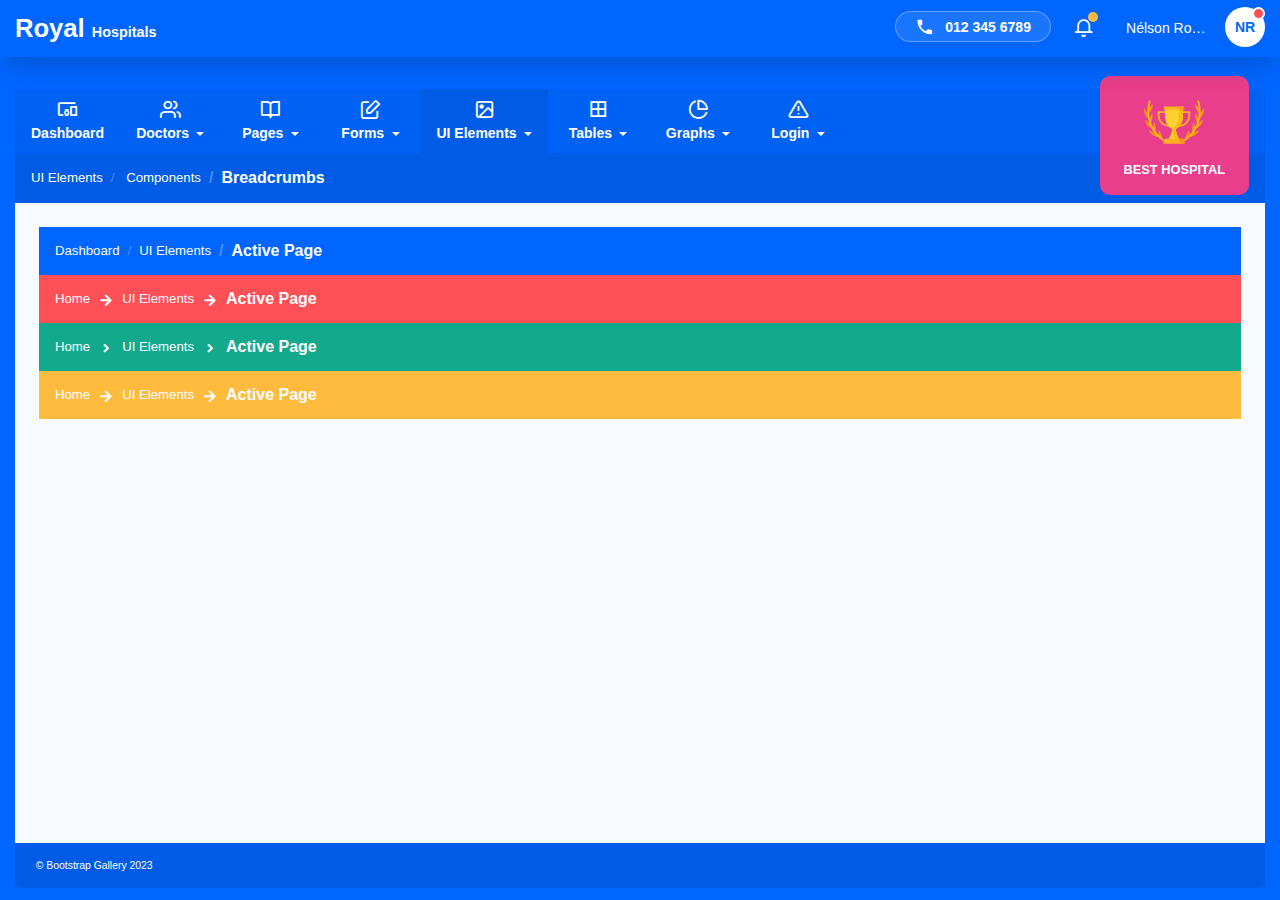
<file: staf/template/breadcrumbs.html>
<!doctype html>
<html lang="en">

	<head>
		<!-- Required meta tags -->
		<meta charset="utf-8">
		<meta name="viewport" content="width=device-width, initial-scale=1, shrink-to-fit=no">

		<!-- Meta -->
		<meta name="description" content="Responsive Bootstrap Dashboards">
		<meta name="author" content="Bootstrap Gallery">
		<link rel="shortcut icon" href="img/favicon.svg" />

		<!-- Title -->
		<title>Medical Admin Template - Breadcrumbs</title>


		<!-- *************
			************ Common Css Files *************
			************ -->
		<!-- Bootstrap css -->
		<link rel="stylesheet" href="css/bootstrap.min.css">

		<!-- Icomoon Font Icons css -->
		<link rel="stylesheet" href="fonts/style.css">

		<!-- Main css -->
		<link rel="stylesheet" href="css/main.min.css">


		<!-- *************
			************ Vendor Css Files *************
		************ -->


	</head>

	<body>

		<!-- Header start -->
		<header class="header">
			<div class="container-fluid">

				<!-- Row start -->
				<div class="row gutters">
					<div class="col-sm-4 col-4">
						<a href="index.html" class="logo">Royal <span>Hospitals</span></a>
					</div>
					<div class="col-sm-8 col-8">

						<!-- Header actions start -->
						<ul class="header-actions">
							<li class="dropdown d-none d-sm-block">
								<a href="#" class="contact">
									<i class="icon-phone"></i> 012 345 6789
								</a>
							</li>
							<li class="dropdown d-none d-sm-block">
								<a href="#" id="notifications" data-toggle="dropdown" aria-haspopup="true">
									<i class="icon-bell"></i>
									<span class="count-label"></span>
								</a>
								<div class="dropdown-menu lrg" aria-labelledby="notifications">
									<div class="dropdown-menu-header">
										<h5>Notifications</h5>
										<p class="m-0 sub-title">You have 5 unread notifications</p>
									</div>
									<ul class="header-notifications">
										<li>
											<a href="#" class="clearfix">
												<div class="avatar">
													<img src="img/user24.png" alt="Medical Admin Dashboards" />
													<span class="notify-iocn icon-drafts text-danger"></span>
												</div>
												<div class="details">
													<h6>Dr. Clive</h6>
													<p>Appointed as a new President 2021-2024</p>
												</div>
											</a>
										</li>
										<li>
											<a href="#" class="clearfix">
												<div class="avatar">
													<img src="img/user21.png" alt="Medical Admin Dashboards" />
													<span class="notify-iocn icon-layers text-info"></span>
												</div>
												<div class="details">
													<h6>Dr. G. Levsmia</h6>
													<p>Will be on leave on October 2nd week.</p>
												</div>
											</a>
										</li>
										<li>
											<a href="#" class="clearfix">
												<div class="avatar">
													<img src="img/user19.png" alt="Medical Admin Dashboards" />
													<span class="notify-iocn icon-person_add text-success"></span>
												</div>
												<div class="details">
													<h6>Dr. George S</h6>
													<p>Sent new applointments list</p>
												</div>
											</a>
										</li>
									</ul>
								</div>
							</li>
							<li class="dropdown">
								<a href="#" id="userSettings" class="user-settings" data-toggle="dropdown" aria-haspopup="true">
									<span class="user-name">Nélson Romyo</span>
									<span class="avatar">NR<span class="status busy"></span></span>
								</a>
								<div class="dropdown-menu dropdown-menu-right" aria-labelledby="userSettings">
									<div class="header-profile-actions">
										<div class="header-user-profile">
											<div class="header-user">
												<img src="img/user11.png" alt="Medical Dashboards" />
											</div>
											<h5>Nélson Romyo</h5>
											<p>Admin</p>
										</div>
										<a href="hospital-add-doctor.html"><i class="icon-user1"></i> My Profile</a>
										<a href="account-settings.html"><i class="icon-settings1"></i> Account Settings</a>
										<a href="hospital-reviews.html"><i class="icon-activity"></i> Activity Logs</a>
										<a href="login.html"><i class="icon-log-out1"></i> Sign Out</a>
									</div>
								</div>
							</li>
						</ul>
						<!-- Header actions end -->

					</div>
				</div>
				<!-- Row end -->

			</div>
		</header>
		<!-- Header end -->

		<!-- *************
			************ Header section end *************
		************* -->


		<div class="container-fluid">


			<!-- Navigation start -->
			<nav class="navbar navbar-expand-lg custom-navbar">
				<button class="navbar-toggler" type="button" data-toggle="collapse" data-target="#royalHospitalsNavbar"
					aria-controls="royalHospitalsNavbar" aria-expanded="false" aria-label="Toggle navigation">
					<span class="navbar-toggler-icon">
						<i></i>
						<i></i>
						<i></i>
					</span>
				</button>
				<div class="collapse navbar-collapse" id="royalHospitalsNavbar">
					<ul class="navbar-nav">
						<li class="nav-item">
							<a class="nav-link" href="index.html">
								<i class="icon-devices_other nav-icon"></i>
								Dashboard
							</a>
						</li>
						<li class="nav-item dropdown">
							<a class="nav-link dropdown-toggle" href="#" id="doctoRs" role="button" data-toggle="dropdown"
								aria-haspopup="true" aria-expanded="false">
								<i class="icon-users nav-icon"></i>
								Doctors
							</a>
							<ul class="dropdown-menu" aria-labelledby="doctoRs">
								<li>
									<a class="dropdown-item" href="hospital-doctors-list.html">Doctors List</a>
								</li>
								<li>
									<a class="dropdown-item" href="hospital-locations.html">Hospital Locations</a>
								</li>
								<li>
									<a class="dropdown-item" href="hospital-reviews.html">Hospital Reviews</a>
								</li>
								<li>
									<a class="dropdown-item" href="blog.html">News and Events</a>
								</li>
								<li>
									<a class="dropdown-item" href="hospital-trainings.html">Staff Trainings</a>
								</li>
								<li>
									<a class="dropdown-item" href="hospital-doctors.html">Doctors</a>
								</li>
								<li>
									<a class="dropdown-item" href="hospital-patients.html">Patients</a>
								</li>
								<li>
									<a class="dropdown-item" href="hospital-add-doctor.html">Add Doctor</a>
								</li>
								<li>
									<a class="dropdown-item" href="hospital-add-patient.html">Add Patient</a>
								</li>
							</ul>
						</li>
						<li class="nav-item dropdown">
							<a class="nav-link dropdown-toggle" href="#" id="pagesDropdown" role="button" data-toggle="dropdown"
								aria-haspopup="true" aria-expanded="false">
								<i class="icon-book-open nav-icon"></i>
								Pages
							</a>
							<ul class="dropdown-menu" aria-labelledby="pagesDropdown">
								<li>
									<a class="dropdown-item" href="calendar.html">Calendar</a>
								</li>
								<li>
									<a class="dropdown-item" href="invoice.html">Invoice</a>
								</li>
								<li>
									<a class="dropdown-item" href="cards.html">Cards</a>
								</li>
								<li>
									<a class="dropdown-item" href="search-results.html">Search Results</a>
								</li>
								<li>
									<a class="dropdown-item" href="gallery.html">Gallery</a>
								</li>
								<li>
									<a class="dropdown-item" href="icons.html">Icons</a>
								</li>
								<li>
									<a class="dropdown-item" href="typography.html">Typography</a>
								</li>
								<li>
									<a class="dropdown-item" href="account-settings.html">Account Settings</a>
								</li>
								<li>
									<a class="dropdown-item" href="default-layout.html">Default Layout</a>
								</li>
							</ul>
						</li>
						<li class="nav-item dropdown">
							<a class="nav-link dropdown-toggle" href="#" id="formsDropdown" role="button" data-toggle="dropdown"
								aria-haspopup="true" aria-expanded="false">
								<i class="icon-edit1 nav-icon"></i>
								Forms
							</a>
							<ul class="dropdown-menu" aria-labelledby="formsDropdown">
								<li>
									<a class="dropdown-item" href="datepickers.html">Datepickers</a>
								</li>
								<li>
									<a class="dropdown-item" href="wizard.html">Wizards</a>
								</li>
								<li>
									<a class="dropdown-item" href="bs-select.html">BS Select</a>
								</li>
								<li>
									<a class="dropdown-toggle sub-nav-link" href="#" id="customDropdown" role="button"
										data-toggle="dropdown" aria-haspopup="true" aria-expanded="false">
										Custom Forms
									</a>
									<ul class="dropdown-menu dropdown-menu-right" aria-labelledby="customDropdown">
										<li>
											<a class="dropdown-item" href="contact.html">Contact Form</a>
										</li>
										<li>
											<a class="dropdown-item" href="contact2.html">Contact Form #2</a>
										</li>
										<li>
											<a class="dropdown-item" href="contact3.html">Contact Form #3</a>
										</li>
										<li>
											<a class="dropdown-item" href="contact4.html">Contact Form #4</a>
										</li>
									</ul>
								</li>
								<li>
									<a class="dropdown-item" href="form-inputs.html">Form Inputs</a>
								</li>
								<li>
									<a class="dropdown-item" href="input-groups.html">Input Groups</a>
								</li>
								<li>
									<a class="dropdown-item" href="check-radio.html">Check Boxes</a>
								</li>
								<li>
									<a class="dropdown-item" href="range-sliders.html">Range Sliders</a>
								</li>
								<li>
									<a class="dropdown-item" href="editor.html">Editor</a>
								</li>
							</ul>
						</li>
						<li class="nav-item dropdown">
							<a class="nav-link dropdown-toggle active-page" href="#" id="uiElementsDropdown" role="button"
								data-toggle="dropdown" aria-haspopup="true" aria-expanded="false">
								<i class="icon-image nav-icon"></i>
								UI Elements
							</a>
							<ul class="dropdown-menu" aria-labelledby="uiElementsDropdown">
								<li>
									<a class="dropdown-toggle sub-nav-link" href="#" id="buttonsDropdown" role="button"
										data-toggle="dropdown" aria-haspopup="true" aria-expanded="false">
										Buttons
									</a>
									<ul class="dropdown-menu dropdown-menu-right" aria-labelledby="buttonsDropdown">
										<li>
											<a class="dropdown-item" href="buttons.html">Buttons</a>
										</li>
										<li>
											<a class="dropdown-item" href="button-groups.html">Button Groups</a>
										</li>
										<li>
											<a class="dropdown-item" href="dropdowns.html">Dropdowns</a>
										</li>
									</ul>
								</li>
								<li>
									<a class="dropdown-toggle sub-nav-link" href="#" id="navsDropdown" role="button"
										data-toggle="dropdown" aria-haspopup="true" aria-expanded="false">
										Navbars
									</a>
									<ul class="dropdown-menu dropdown-menu-right" aria-labelledby="navsDropdown">
										<li>
											<a class="dropdown-item" href="nav.html">Nav</a>
										</li>
										<li>
											<a class="dropdown-item" href="navbars.html">Navbars</a>
										</li>
										<li>
											<a class="dropdown-item" href="tabs.html">Tabs</a>
										</li>
									</ul>
								</li>
								<li>
									<a class="dropdown-toggle sub-nav-link" href="#" id="componentsDropdown" role="button"
										data-toggle="dropdown" aria-haspopup="true" aria-expanded="false">
										Components
									</a>
									<ul class="dropdown-menu dropdown-menu-right" aria-labelledby="componentsDropdown">
										<li>
											<a class="dropdown-item active-page" href="breadcrumbs.html">Breadcrumbs</a>
										</li>
										<li>
											<a class="dropdown-item" href="jumbotron.html">Jumbotron</a>
										</li>
										<li>
											<a class="dropdown-item" href="labels-badges.html">Labels &amp; Badges</a>
										</li>
										<li>
											<a class="dropdown-item" href="list-items.html">List Items</a>
										</li>
										<li>
											<a class="dropdown-item" href="pagination.html">Paginations</a>
										</li>
										<li>
											<a class="dropdown-item" href="progress.html">Progress Bars</a>
										</li>
										<li>
											<a class="dropdown-item" href="pills.html">Pills</a>
										</li>
										<li>
											<a class="dropdown-item" href="spinners.html">Spinners</a>
										</li>
									</ul>
								</li>
								<li>
									<a class="dropdown-toggle sub-nav-link" href="#" id="gridDropdown" role="button"
										data-toggle="dropdown" aria-haspopup="true" aria-expanded="false">
										Grid
									</a>
									<ul class="dropdown-menu dropdown-menu-right" aria-labelledby="gridDropdown">
										<li>
											<a class="dropdown-item" href="grid.html">Grid</a>
										</li>
										<li>
											<a class="dropdown-item" href="grid-doc.html">Grid Doc</a>
										</li>
									</ul>
								</li>
								<li>
									<a class="dropdown-toggle sub-nav-link" href="#" id="imagesDropdown" role="button"
										data-toggle="dropdown" aria-haspopup="true" aria-expanded="false">
										Images
									</a>
									<ul class="dropdown-menu dropdown-menu-right" aria-labelledby="imagesDropdown">
										<li>
											<a class="dropdown-item" href="avatars.html">Avatars</a>
										</li>
										<li>
											<a class="dropdown-item" href="media-objects.html">Media Objects</a>
										</li>
										<li>
											<a class="dropdown-item" href="images.html">Thumbnails</a>
										</li>
										<li>
											<a class="dropdown-item" href="text-avatars.html">Text Avatars</a>
										</li>
									</ul>
								</li>
								<li>
									<a class="dropdown-toggle sub-nav-link" href="#" id="alertDropdown" role="button"
										data-toggle="dropdown" aria-haspopup="true" aria-expanded="false">
										Notifications
									</a>
									<ul class="dropdown-menu dropdown-menu-right" aria-labelledby="alertDropdown">
										<li>
											<a class="dropdown-item" href="bootstrap-alerts.html">Default Alerts</a>
										</li>
										<li>
											<a class="dropdown-item" href="custom-alerts.html">Custom Alerts</a>
										</li>
										<li>
											<a class="dropdown-item" href="toasts.html">Toasts</a>
										</li>
									</ul>
								</li>
								<li>
									<a class="dropdown-toggle sub-nav-link" href="#" id="bsJquery" role="button" data-toggle="dropdown"
										aria-haspopup="true" aria-expanded="false">
										Bootstrap jQuery
									</a>
									<ul class="dropdown-menu dropdown-menu-right" aria-labelledby="bsJquery">
										<li>
											<a class="dropdown-item" href="carousel.html">Carousels</a>
										</li>
										<li>
											<a class="dropdown-item" href="modals.html">Modals</a>
										</li>
										<li>
											<a class="dropdown-item" href="popovers-tooltips.html">Tooltips</a>
										</li>
										<li>
											<a class="dropdown-item" href="accordion.html">Accordions</a>
										</li>
									</ul>
								</li>
							</ul>
						</li>
						<li class="nav-item dropdown">
							<a class="nav-link dropdown-toggle" href="#" id="tablesDropdown" role="button" data-toggle="dropdown"
								aria-haspopup="true" aria-expanded="false">
								<i class="icon-border_all nav-icon"></i>
								Tables
							</a>
							<ul class="dropdown-menu" aria-labelledby="tablesDropdown">
								<li>
									<a class="dropdown-item" href="bs-tables.html">Bootstrap Tables</a>
								</li>
								<li>
									<a class="dropdown-item" href="data-tables.html">Data Tables</a>
								</li>
							</ul>
						</li>
						<li class="nav-item dropdown">
							<a class="nav-link dropdown-toggle" href="#" id="graphsDropdown" role="button" data-toggle="dropdown"
								aria-haspopup="true" aria-expanded="false">
								<i class="icon-pie-chart1 nav-icon"></i>
								Graphs
							</a>
							<ul class="dropdown-menu dropdown-menu-right" aria-labelledby="graphsDropdown">
								<li class="open-left">
									<a class="dropdown-toggle sub-nav-link" href="#" id="apexDropdown" role="button"
										data-toggle="dropdown" aria-haspopup="true" aria-expanded="false">
										Apex Graphs
									</a>
									<ul class="dropdown-menu" aria-labelledby="apexDropdown">
										<li>
											<a class="dropdown-item" href="area-graphs.html">Area Charts</a>
										</li>
										<li>
											<a class="dropdown-item" href="bar-graphs.html">Bar Charts</a>
										</li>
										<li>
											<a class="dropdown-item" href="column-graphs.html">Column Charts</a>
										</li>
										<li>
											<a class="dropdown-item" href="donut-graphs.html">Donut Charts</a>
										</li>
										<li>
											<a class="dropdown-item" href="line-graphs.html">Line Charts</a>
										</li>
										<li>
											<a class="dropdown-item" href="mixed-graphs.html">Mixed Charts</a>
										</li>
										<li>
											<a class="dropdown-item" href="pie-graphs.html">Pie Charts</a>
										</li>
									</ul>
								</li>
								<li>
									<a class="dropdown-item" href="morris-graphs.html">Morris Graphs</a>
								</li>
								<li>
									<a class="dropdown-item" href="vector-maps.html">Vector Maps</a>
								</li>
								<li>
									<a class="dropdown-item" href="google-maps.html">Google Maps</a>
								</li>
							</ul>
						</li>
						<li class="nav-item dropdown">
							<a class="nav-link dropdown-toggle" href="#" id="loginDropdown" role="button" data-toggle="dropdown"
								aria-haspopup="true" aria-expanded="false">
								<i class="icon-alert-triangle nav-icon"></i>
								Login
							</a>
							<ul class="dropdown-menu dropdown-menu-right" aria-labelledby="loginDropdown">
								<li>
									<a class="dropdown-item" href="login.html">Login</a>
								</li>
								<li>
									<a class="dropdown-item" href="signup.html">Signup</a>
								</li>
								<li>
									<a class="dropdown-item" href="forgot-pwd.html">Forgot Password</a>
								</li>
								<li>
									<a class="dropdown-item" href="newsletter.html">Newsletter</a>
								</li>
								<li>
									<a class="dropdown-item" href="error.html">404</a>
								</li>
								<li>
									<a class="dropdown-item" href="error2.html">505</a>
								</li>
							</ul>
						</li>
					</ul>
				</div>
			</nav>
			<!-- Navigation end -->


			<!-- *************
				************ Main container start *************
			************* -->
			<div class="main-container">


				<!-- Page header start -->
				<div class="page-header">
					<ol class="breadcrumb">
						<li class="breadcrumb-item">UI Elements</li>
						<li class="breadcrumb-item">
							<a href="#">Components</a>
						</li>
						<li class="breadcrumb-item active">Breadcrumbs</li>
					</ol>
					<div class="site-award">
						<img src="img/award.svg" alt="Hospital Dashboards"> Best Hospital
					</div>
				</div>
				<!-- Page header end -->

				<!-- Content wrapper start -->
				<div class="content-wrapper">

					<!-- Row start -->
					<div class="row gutters">
						<div class="col-sm-12">

							<nav aria-label="breadcrumb">
								<ol class="breadcrumb info">
									<li class="breadcrumb-item"><a href="#">Dashboard</a></li>
									<li class="breadcrumb-item"><a href="#">UI Elements</a></li>
									<li class="breadcrumb-item active" aria-current="page">Active Page</li>
								</ol>
							</nav>

							<nav aria-label="breadcrumb ">
								<ol class="breadcrumb with-arrows danger">
									<li class="breadcrumb-item"><a href="#">Home</a></li>
									<li class="breadcrumb-item"><a href="#"><i class="icon-arrow-right"></i></a></li>
									<li class="breadcrumb-item"><a href="#">UI Elements</a></li>
									<li class="breadcrumb-item"><a href="#"><i class="icon-arrow-right"></i></a></li>
									<li class="breadcrumb-item active" aria-current="page">Active Page</li>
								</ol>
							</nav>

							<nav aria-label="breadcrumb ">
								<ol class="breadcrumb with-arrows success">
									<li class="breadcrumb-item"><a href="#">Home</a></li>
									<li class="breadcrumb-item"><a href="#"><i class="icon-keyboard_arrow_right"></i></a></li>
									<li class="breadcrumb-item"><a href="#">UI Elements</a></li>
									<li class="breadcrumb-item"><a href="#"><i class="icon-keyboard_arrow_right"></i></a></li>
									<li class="breadcrumb-item active" aria-current="page">Active Page</li>
								</ol>
							</nav>

							<nav aria-label="breadcrumb ">
								<ol class="breadcrumb with-arrows warning">
									<li class="breadcrumb-item"><a href="#">Home</a></li>
									<li class="breadcrumb-item"><a href="#"><i class="icon-arrow-right"></i></a></li>
									<li class="breadcrumb-item"><a href="#">UI Elements</a></li>
									<li class="breadcrumb-item"><a href="#"><i class="icon-arrow-right"></i></a></li>
									<li class="breadcrumb-item active" aria-current="page">Active Page</li>
								</ol>
							</nav>

						</div>

					</div>
					<!-- Row end -->


				</div>
				<!-- Content wrapper end -->


			</div>
			<!-- *************
				************ Main container end *************
			************* -->


			<footer class="main-footer">© Bootstrap Gallery 2023</footer>


		</div>

		<!-- *************
			************ Required JavaScript Files *************
		************* -->
		<!-- Required jQuery first, then Bootstrap Bundle JS -->
		<script src="js/jquery.min.js"></script>
		<script src="js/bootstrap.bundle.min.js"></script>
		<script src="js/moment.js"></script>


		<!-- *************
			************ Vendor Js Files *************
		************* -->

		<!-- Main Js Required -->
		<script src="js/main.js"></script>

	</body>

</html>
</file>
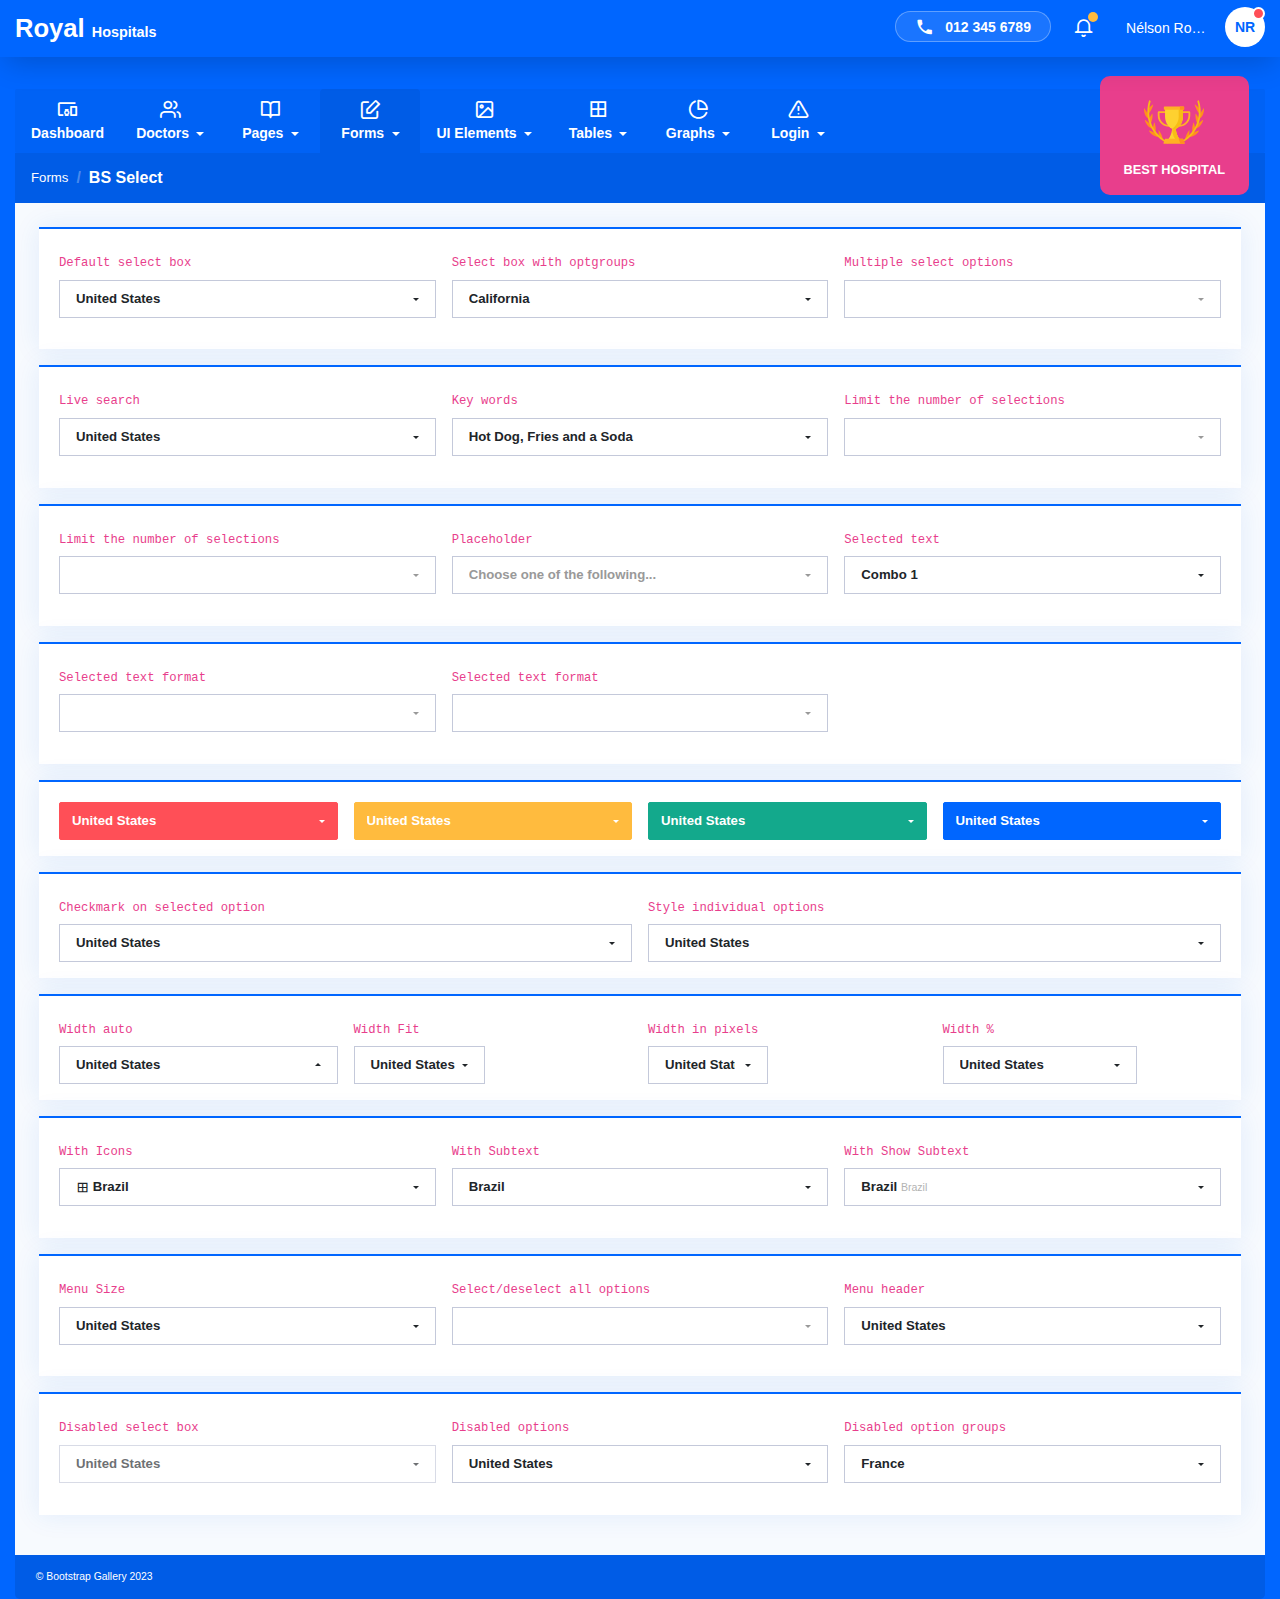
<file: staf/template/bs-select.html>
<!doctype html>
<html lang="en">

	<head>
		<!-- Required meta tags -->
		<meta charset="utf-8">
		<meta name="viewport" content="width=device-width, initial-scale=1, shrink-to-fit=no">

		<!-- Meta -->
		<meta name="description" content="Responsive Bootstrap Dashboards">
		<meta name="author" content="Bootstrap Gallery">
		<link rel="shortcut icon" href="img/favicon.svg" />

		<!-- Title -->
		<title>Medical Admin Template - BS Select</title>


		<!-- *************
			************ Common Css Files *************
			************ -->
		<!-- Bootstrap css -->
		<link rel="stylesheet" href="css/bootstrap.min.css">

		<!-- Icomoon Font Icons css -->
		<link rel="stylesheet" href="fonts/style.css">

		<!-- Main css -->
		<link rel="stylesheet" href="css/main.min.css">


		<!-- *************
			************ Vendor Css Files *************
		************ -->
		<!-- Bootstrap Select CSS -->
		<link rel="stylesheet" href="vendor/bs-select/bs-select.css" />


	</head>

	<body>

		<!-- Header start -->
		<header class="header">
			<div class="container-fluid">

				<!-- Row start -->
				<div class="row gutters">
					<div class="col-sm-4 col-4">
						<a href="index.html" class="logo">Royal <span>Hospitals</span></a>
					</div>
					<div class="col-sm-8 col-8">

						<!-- Header actions start -->
						<ul class="header-actions">
							<li class="dropdown d-none d-sm-block">
								<a href="#" class="contact">
									<i class="icon-phone"></i> 012 345 6789
								</a>
							</li>
							<li class="dropdown d-none d-sm-block">
								<a href="#" id="notifications" data-toggle="dropdown" aria-haspopup="true">
									<i class="icon-bell"></i>
									<span class="count-label"></span>
								</a>
								<div class="dropdown-menu lrg" aria-labelledby="notifications">
									<div class="dropdown-menu-header">
										<h5>Notifications</h5>
										<p class="m-0 sub-title">You have 5 unread notifications</p>
									</div>
									<ul class="header-notifications">
										<li>
											<a href="#" class="clearfix">
												<div class="avatar">
													<img src="img/user24.png" alt="Medical Admin Dashboards" />
													<span class="notify-iocn icon-drafts text-danger"></span>
												</div>
												<div class="details">
													<h6>Dr. Clive</h6>
													<p>Appointed as a new President 2021-2024</p>
												</div>
											</a>
										</li>
										<li>
											<a href="#" class="clearfix">
												<div class="avatar">
													<img src="img/user21.png" alt="Medical Admin Dashboards" />
													<span class="notify-iocn icon-layers text-info"></span>
												</div>
												<div class="details">
													<h6>Dr. G. Levsmia</h6>
													<p>Will be on leave on October 2nd week.</p>
												</div>
											</a>
										</li>
										<li>
											<a href="#" class="clearfix">
												<div class="avatar">
													<img src="img/user19.png" alt="Medical Admin Dashboards" />
													<span class="notify-iocn icon-person_add text-success"></span>
												</div>
												<div class="details">
													<h6>Dr. George S</h6>
													<p>Sent new applointments list</p>
												</div>
											</a>
										</li>
									</ul>
								</div>
							</li>
							<li class="dropdown">
								<a href="#" id="userSettings" class="user-settings" data-toggle="dropdown" aria-haspopup="true">
									<span class="user-name">Nélson Romyo</span>
									<span class="avatar">NR<span class="status busy"></span></span>
								</a>
								<div class="dropdown-menu dropdown-menu-right" aria-labelledby="userSettings">
									<div class="header-profile-actions">
										<div class="header-user-profile">
											<div class="header-user">
												<img src="img/user11.png" alt="Medical Dashboards" />
											</div>
											<h5>Nélson Romyo</h5>
											<p>Admin</p>
										</div>
										<a href="hospital-add-doctor.html"><i class="icon-user1"></i> My Profile</a>
										<a href="account-settings.html"><i class="icon-settings1"></i> Account Settings</a>
										<a href="hospital-reviews.html"><i class="icon-activity"></i> Activity Logs</a>
										<a href="login.html"><i class="icon-log-out1"></i> Sign Out</a>
									</div>
								</div>
							</li>
						</ul>
						<!-- Header actions end -->

					</div>
				</div>
				<!-- Row end -->

			</div>
		</header>
		<!-- Header end -->

		<!-- *************
			************ Header section end *************
		************* -->


		<div class="container-fluid">


			<!-- Navigation start -->
			<nav class="navbar navbar-expand-lg custom-navbar">
				<button class="navbar-toggler" type="button" data-toggle="collapse" data-target="#royalHospitalsNavbar"
					aria-controls="royalHospitalsNavbar" aria-expanded="false" aria-label="Toggle navigation">
					<span class="navbar-toggler-icon">
						<i></i>
						<i></i>
						<i></i>
					</span>
				</button>
				<div class="collapse navbar-collapse" id="royalHospitalsNavbar">
					<ul class="navbar-nav">
						<li class="nav-item">
							<a class="nav-link" href="index.html">
								<i class="icon-devices_other nav-icon"></i>
								Dashboard
							</a>
						</li>
						<li class="nav-item dropdown">
							<a class="nav-link dropdown-toggle" href="#" id="doctoRs" role="button" data-toggle="dropdown"
								aria-haspopup="true" aria-expanded="false">
								<i class="icon-users nav-icon"></i>
								Doctors
							</a>
							<ul class="dropdown-menu" aria-labelledby="doctoRs">
								<li>
									<a class="dropdown-item" href="hospital-doctors-list.html">Doctors List</a>
								</li>
								<li>
									<a class="dropdown-item" href="hospital-locations.html">Hospital Locations</a>
								</li>
								<li>
									<a class="dropdown-item" href="hospital-reviews.html">Hospital Reviews</a>
								</li>
								<li>
									<a class="dropdown-item" href="blog.html">News and Events</a>
								</li>
								<li>
									<a class="dropdown-item" href="hospital-trainings.html">Staff Trainings</a>
								</li>
								<li>
									<a class="dropdown-item" href="hospital-doctors.html">Doctors</a>
								</li>
								<li>
									<a class="dropdown-item" href="hospital-patients.html">Patients</a>
								</li>
								<li>
									<a class="dropdown-item" href="hospital-add-doctor.html">Add Doctor</a>
								</li>
								<li>
									<a class="dropdown-item" href="hospital-add-patient.html">Add Patient</a>
								</li>
							</ul>
						</li>
						<li class="nav-item dropdown">
							<a class="nav-link dropdown-toggle" href="#" id="pagesDropdown" role="button" data-toggle="dropdown"
								aria-haspopup="true" aria-expanded="false">
								<i class="icon-book-open nav-icon"></i>
								Pages
							</a>
							<ul class="dropdown-menu" aria-labelledby="pagesDropdown">
								<li>
									<a class="dropdown-item" href="calendar.html">Calendar</a>
								</li>
								<li>
									<a class="dropdown-item" href="invoice.html">Invoice</a>
								</li>
								<li>
									<a class="dropdown-item" href="cards.html">Cards</a>
								</li>
								<li>
									<a class="dropdown-item" href="search-results.html">Search Results</a>
								</li>
								<li>
									<a class="dropdown-item" href="gallery.html">Gallery</a>
								</li>
								<li>
									<a class="dropdown-item" href="icons.html">Icons</a>
								</li>
								<li>
									<a class="dropdown-item" href="typography.html">Typography</a>
								</li>
								<li>
									<a class="dropdown-item" href="account-settings.html">Account Settings</a>
								</li>
								<li>
									<a class="dropdown-item" href="default-layout.html">Default Layout</a>
								</li>
							</ul>
						</li>
						<li class="nav-item dropdown">
							<a class="nav-link dropdown-toggle active-page" href="#" id="formsDropdown" role="button"
								data-toggle="dropdown" aria-haspopup="true" aria-expanded="false">
								<i class="icon-edit1 nav-icon"></i>
								Forms
							</a>
							<ul class="dropdown-menu" aria-labelledby="formsDropdown">
								<li>
									<a class="dropdown-item" href="datepickers.html">Datepickers</a>
								</li>
								<li>
									<a class="dropdown-item" href="wizard.html">Wizards</a>
								</li>
								<li>
									<a class="dropdown-item active-page" href="bs-select.html">BS Select</a>
								</li>
								<li>
									<a class="dropdown-toggle sub-nav-link" href="#" id="customDropdown" role="button"
										data-toggle="dropdown" aria-haspopup="true" aria-expanded="false">
										Custom Forms
									</a>
									<ul class="dropdown-menu dropdown-menu-right" aria-labelledby="customDropdown">
										<li>
											<a class="dropdown-item" href="contact.html">Contact Form</a>
										</li>
										<li>
											<a class="dropdown-item" href="contact2.html">Contact Form #2</a>
										</li>
										<li>
											<a class="dropdown-item" href="contact3.html">Contact Form #3</a>
										</li>
										<li>
											<a class="dropdown-item" href="contact4.html">Contact Form #4</a>
										</li>
									</ul>
								</li>
								<li>
									<a class="dropdown-item" href="form-inputs.html">Form Inputs</a>
								</li>
								<li>
									<a class="dropdown-item" href="input-groups.html">Input Groups</a>
								</li>
								<li>
									<a class="dropdown-item" href="check-radio.html">Check Boxes</a>
								</li>
								<li>
									<a class="dropdown-item" href="range-sliders.html">Range Sliders</a>
								</li>
								<li>
									<a class="dropdown-item" href="editor.html">Editor</a>
								</li>
							</ul>
						</li>
						<li class="nav-item dropdown">
							<a class="nav-link dropdown-toggle" href="#" id="uiElementsDropdown" role="button" data-toggle="dropdown"
								aria-haspopup="true" aria-expanded="false">
								<i class="icon-image nav-icon"></i>
								UI Elements
							</a>
							<ul class="dropdown-menu" aria-labelledby="uiElementsDropdown">
								<li>
									<a class="dropdown-toggle sub-nav-link" href="#" id="buttonsDropdown" role="button"
										data-toggle="dropdown" aria-haspopup="true" aria-expanded="false">
										Buttons
									</a>
									<ul class="dropdown-menu dropdown-menu-right" aria-labelledby="buttonsDropdown">
										<li>
											<a class="dropdown-item" href="buttons.html">Buttons</a>
										</li>
										<li>
											<a class="dropdown-item" href="button-groups.html">Button Groups</a>
										</li>
										<li>
											<a class="dropdown-item" href="dropdowns.html">Dropdowns</a>
										</li>
									</ul>
								</li>
								<li>
									<a class="dropdown-toggle sub-nav-link" href="#" id="navsDropdown" role="button"
										data-toggle="dropdown" aria-haspopup="true" aria-expanded="false">
										Navbars
									</a>
									<ul class="dropdown-menu dropdown-menu-right" aria-labelledby="navsDropdown">
										<li>
											<a class="dropdown-item" href="nav.html">Nav</a>
										</li>
										<li>
											<a class="dropdown-item" href="navbars.html">Navbars</a>
										</li>
										<li>
											<a class="dropdown-item" href="tabs.html">Tabs</a>
										</li>
									</ul>
								</li>
								<li>
									<a class="dropdown-toggle sub-nav-link" href="#" id="componentsDropdown" role="button"
										data-toggle="dropdown" aria-haspopup="true" aria-expanded="false">
										Components
									</a>
									<ul class="dropdown-menu dropdown-menu-right" aria-labelledby="componentsDropdown">
										<li>
											<a class="dropdown-item" href="breadcrumbs.html">Breadcrumbs</a>
										</li>
										<li>
											<a class="dropdown-item" href="jumbotron.html">Jumbotron</a>
										</li>
										<li>
											<a class="dropdown-item" href="labels-badges.html">Labels &amp; Badges</a>
										</li>
										<li>
											<a class="dropdown-item" href="list-items.html">List Items</a>
										</li>
										<li>
											<a class="dropdown-item" href="pagination.html">Paginations</a>
										</li>
										<li>
											<a class="dropdown-item" href="progress.html">Progress Bars</a>
										</li>
										<li>
											<a class="dropdown-item" href="pills.html">Pills</a>
										</li>
										<li>
											<a class="dropdown-item" href="spinners.html">Spinners</a>
										</li>
									</ul>
								</li>
								<li>
									<a class="dropdown-toggle sub-nav-link" href="#" id="gridDropdown" role="button"
										data-toggle="dropdown" aria-haspopup="true" aria-expanded="false">
										Grid
									</a>
									<ul class="dropdown-menu dropdown-menu-right" aria-labelledby="gridDropdown">
										<li>
											<a class="dropdown-item" href="grid.html">Grid</a>
										</li>
										<li>
											<a class="dropdown-item" href="grid-doc.html">Grid Doc</a>
										</li>
									</ul>
								</li>
								<li>
									<a class="dropdown-toggle sub-nav-link" href="#" id="imagesDropdown" role="button"
										data-toggle="dropdown" aria-haspopup="true" aria-expanded="false">
										Images
									</a>
									<ul class="dropdown-menu dropdown-menu-right" aria-labelledby="imagesDropdown">
										<li>
											<a class="dropdown-item" href="avatars.html">Avatars</a>
										</li>
										<li>
											<a class="dropdown-item" href="media-objects.html">Media Objects</a>
										</li>
										<li>
											<a class="dropdown-item" href="images.html">Thumbnails</a>
										</li>
										<li>
											<a class="dropdown-item" href="text-avatars.html">Text Avatars</a>
										</li>
									</ul>
								</li>
								<li>
									<a class="dropdown-toggle sub-nav-link" href="#" id="alertDropdown" role="button"
										data-toggle="dropdown" aria-haspopup="true" aria-expanded="false">
										Notifications
									</a>
									<ul class="dropdown-menu dropdown-menu-right" aria-labelledby="alertDropdown">
										<li>
											<a class="dropdown-item" href="bootstrap-alerts.html">Default Alerts</a>
										</li>
										<li>
											<a class="dropdown-item" href="custom-alerts.html">Custom Alerts</a>
										</li>
										<li>
											<a class="dropdown-item" href="toasts.html">Toasts</a>
										</li>
									</ul>
								</li>
								<li>
									<a class="dropdown-toggle sub-nav-link" href="#" id="bsJquery" role="button" data-toggle="dropdown"
										aria-haspopup="true" aria-expanded="false">
										Bootstrap jQuery
									</a>
									<ul class="dropdown-menu dropdown-menu-right" aria-labelledby="bsJquery">
										<li>
											<a class="dropdown-item" href="carousel.html">Carousels</a>
										</li>
										<li>
											<a class="dropdown-item" href="modals.html">Modals</a>
										</li>
										<li>
											<a class="dropdown-item" href="popovers-tooltips.html">Tooltips</a>
										</li>
										<li>
											<a class="dropdown-item" href="accordion.html">Accordions</a>
										</li>
									</ul>
								</li>
							</ul>
						</li>
						<li class="nav-item dropdown">
							<a class="nav-link dropdown-toggle" href="#" id="tablesDropdown" role="button" data-toggle="dropdown"
								aria-haspopup="true" aria-expanded="false">
								<i class="icon-border_all nav-icon"></i>
								Tables
							</a>
							<ul class="dropdown-menu" aria-labelledby="tablesDropdown">
								<li>
									<a class="dropdown-item" href="bs-tables.html">Bootstrap Tables</a>
								</li>
								<li>
									<a class="dropdown-item" href="data-tables.html">Data Tables</a>
								</li>
							</ul>
						</li>
						<li class="nav-item dropdown">
							<a class="nav-link dropdown-toggle" href="#" id="graphsDropdown" role="button" data-toggle="dropdown"
								aria-haspopup="true" aria-expanded="false">
								<i class="icon-pie-chart1 nav-icon"></i>
								Graphs
							</a>
							<ul class="dropdown-menu dropdown-menu-right" aria-labelledby="graphsDropdown">
								<li class="open-left">
									<a class="dropdown-toggle sub-nav-link" href="#" id="apexDropdown" role="button"
										data-toggle="dropdown" aria-haspopup="true" aria-expanded="false">
										Apex Graphs
									</a>
									<ul class="dropdown-menu" aria-labelledby="apexDropdown">
										<li>
											<a class="dropdown-item" href="area-graphs.html">Area Charts</a>
										</li>
										<li>
											<a class="dropdown-item" href="bar-graphs.html">Bar Charts</a>
										</li>
										<li>
											<a class="dropdown-item" href="column-graphs.html">Column Charts</a>
										</li>
										<li>
											<a class="dropdown-item" href="donut-graphs.html">Donut Charts</a>
										</li>
										<li>
											<a class="dropdown-item" href="line-graphs.html">Line Charts</a>
										</li>
										<li>
											<a class="dropdown-item" href="mixed-graphs.html">Mixed Charts</a>
										</li>
										<li>
											<a class="dropdown-item" href="pie-graphs.html">Pie Charts</a>
										</li>
									</ul>
								</li>
								<li>
									<a class="dropdown-item" href="morris-graphs.html">Morris Graphs</a>
								</li>
								<li>
									<a class="dropdown-item" href="vector-maps.html">Vector Maps</a>
								</li>
								<li>
									<a class="dropdown-item" href="google-maps.html">Google Maps</a>
								</li>
							</ul>
						</li>
						<li class="nav-item dropdown">
							<a class="nav-link dropdown-toggle" href="#" id="loginDropdown" role="button" data-toggle="dropdown"
								aria-haspopup="true" aria-expanded="false">
								<i class="icon-alert-triangle nav-icon"></i>
								Login
							</a>
							<ul class="dropdown-menu dropdown-menu-right" aria-labelledby="loginDropdown">
								<li>
									<a class="dropdown-item" href="login.html">Login</a>
								</li>
								<li>
									<a class="dropdown-item" href="signup.html">Signup</a>
								</li>
								<li>
									<a class="dropdown-item" href="forgot-pwd.html">Forgot Password</a>
								</li>
								<li>
									<a class="dropdown-item" href="newsletter.html">Newsletter</a>
								</li>
								<li>
									<a class="dropdown-item" href="error.html">404</a>
								</li>
								<li>
									<a class="dropdown-item" href="error2.html">505</a>
								</li>
							</ul>
						</li>
					</ul>
				</div>
			</nav>
			<!-- Navigation end -->


			<!-- *************
				************ Main container start *************
			************* -->
			<div class="main-container">


				<!-- Page header start -->
				<div class="page-header">
					<ol class="breadcrumb">
						<li class="breadcrumb-item">Forms</li>
						<li class="breadcrumb-item active">BS Select</li>
					</ol>
					<div class="site-award">
						<img src="img/award.svg" alt="Hospital Dashboards"> Best Hospital
					</div>
				</div>
				<!-- Page header end -->

				<!-- Content wrapper start -->
				<div class="content-wrapper">

					<!-- Row start -->
					<div class="row gutters">

						<div class="col-sm-12">
							<div class="card">
								<div class="card-body">

									<!-- Row start -->
									<div class="row gutters">
										<div class="col-sm-4 col-12">
											<p><code>Default select box</code></p>
											<select class="form-control selectpicker">
												<option>United States</option>
												<option>Brazil</option>
												<option>Turkey</option>
											</select>
										</div>
										<div class="col-sm-4 col-12">
											<div class="form-group">
												<p><code>Select box with optgroups</code></p>
												<select class="form-control selectpicker">
													<optgroup label="United States">
														<option>California</option>
														<option>Florida</option>
													</optgroup>
													<optgroup label="Asia">
														<option>Brazil</option>
														<option>India</option>
													</optgroup>
												</select>
											</div>
										</div>
										<div class="col-sm-4 col-12">
											<div class="form-group">
												<p><code>Multiple select options</code></p>
												<select class="form-control selectpicker" multiple>
													<option>United States</option>
													<option>Brazil</option>
													<option>Turkey</option>
												</select>
											</div>
										</div>
									</div>
									<!-- Row end -->

								</div>
							</div>

							<div class="card">
								<div class="card-body">

									<!-- Row start -->
									<div class="row gutters">
										<div class="col-sm-4 col-12">
											<p><code>Live search</code></p>
											<select class="form-control selectpicker" data-live-search="true">
												<optgroup label="Picnic">
													<option>United States</option>
													<option>Brazil</option>
													<option>Turkey</option>
												</optgroup>
												<optgroup label="Camping">
													<option>Japan</option>
													<option>India</option>
													<option>Canada</option>
												</optgroup>
											</select>
										</div>
										<div class="col-sm-4 col-12">
											<div class="form-group">
												<p><code>Key words</code></p>
												<select class="form-control selectpicker" data-live-search="true">
													<option data-tokens="Brazil United States">Hot Dog, Fries and a Soda</option>
													<option data-tokens="United States">Burger, Shake and a Smile</option>
													<option data-tokens="frosting">Sugar, Spice and all things nice</option>
												</select>
											</div>
										</div>
										<div class="col-sm-4 col-12">
											<div class="form-group">
												<p><code>Limit the number of selections</code></p>
												<select class="form-control selectpicker" multiple data-max-options="2">
													<option>United States</option>
													<option>Brazil</option>
													<option>Turkey</option>
												</select>
											</div>
										</div>
									</div>
									<!-- Row end -->

								</div>
							</div>

							<div class="card">
								<div class="card-body">

									<!-- Row start -->
									<div class="row gutters">
										<div class="col-sm-4 col-12">
											<p><code>Limit the number of selections</code></p>
											<select class="form-control selectpicker" multiple>
												<optgroup label="Condiments" data-max-options="2">
													<option>United States</option>
													<option>Brazil</option>
													<option>Turkey</option>
												</optgroup>
												<optgroup label="Breads" data-max-options="2">
													<option>France</option>
													<option>India</option>
													<option>Canada</option>
												</optgroup>
											</select>
										</div>
										<div class="col-sm-4 col-12">
											<div class="form-group">
												<p><code>Placeholder</code></p>
												<select class="form-control selectpicker" multiple title="Choose one of the following...">
													<option>United States</option>
													<option>Brazil</option>
													<option>Turkey</option>
												</select>
											</div>
										</div>
										<div class="col-sm-4 col-12">
											<div class="form-group">
												<p><code>Selected text</code></p>
												<select class="form-control selectpicker">
													<option title="Combo 1">Hot Dog, Fries and a Soda</option>
													<option title="Combo 2">Burger, Shake and a Smile</option>
													<option title="Combo 3">Sugar, Spice and all things nice</option>
												</select>
											</div>
										</div>
									</div>
									<!-- Row end -->

								</div>
							</div>

							<div class="card">
								<div class="card-body">

									<!-- Row start -->
									<div class="row gutters">
										<div class="col-sm-4 col-12">
											<p><code>Selected text format</code></p>
											<select class="form-control selectpicker" multiple data-selected-text-format="count">
												<option>United States</option>
												<option>Brazil</option>
												<option>Turkey</option>
											</select>
										</div>
										<div class="col-sm-4 col-12">
											<div class="form-group">
												<p><code>Selected text format</code></p>
												<select class="form-control selectpicker" multiple data-selected-text-format="count > 3">
													<option>United States</option>
													<option>Brazil</option>
													<option>Turkey</option>
													<option>France</option>
												</select>
											</div>
										</div>
										<div class="col-sm-4 col-12">
											<div class="form-group">

											</div>
										</div>
									</div>
									<!-- Row end -->

								</div>
							</div>

							<div class="card">
								<div class="card-body">

									<!-- Row start -->
									<div class="row gutters">
										<div class="col-sm-3 col-6">
											<select class="form-control selectpicker" data-style="btn-danger">
												<option>United States</option>
												<option>Brazil</option>
												<option>Turkey</option>
											</select>
										</div>
										<div class="col-sm-3 col-6">
											<select class="form-control selectpicker" data-style="btn-warning">
												<option>United States</option>
												<option>Brazil</option>
												<option>Turkey</option>
											</select>
										</div>
										<div class="col-sm-3 col-6">
											<select class="form-control selectpicker" data-style="btn-success">
												<option>United States</option>
												<option>Brazil</option>
												<option>Turkey</option>
											</select>
										</div>
										<div class="col-sm-3 col-6">
											<select class="form-control selectpicker" data-style="btn-info">
												<option>United States</option>
												<option>Brazil</option>
												<option>Turkey</option>
											</select>
										</div>
									</div>
									<!-- Row end -->

								</div>
							</div>

							<div class="card">
								<div class="card-body">

									<!-- Row start -->
									<div class="row gutters">
										<div class="col-xl-6 col-sm-6 col-6">
											<p><code>Checkmark on selected option</code></p>
											<select class="form-control selectpicker show-tick">
												<option>United States</option>
												<option>Brazil</option>
												<option>Turkey</option>
											</select>
										</div>
										<div class="col-xl-6 col-sm-6 col-6">
											<p><code>Style individual options</code></p>
											<select class="form-control selectpicker show-tick">
												<option>United States</option>
												<option class="bg-success">Brazil</option>
												<option class="bg-warning">France</option>
											</select>
										</div>
									</div>
									<!-- Row end -->

								</div>
							</div>

							<div class="card">
								<div class="card-body">

									<!-- Row start -->
									<div class="row gutters">
										<div class="col-sm-3 col-6">
											<p><code>Width auto</code></p>
											<select class="form-control selectpicker" data-width="auto">
												<option>United States</option>
												<option>Brazil</option>
												<option>Turkey</option>
											</select>
										</div>
										<div class="col-sm-3 col-6">
											<p><code>Width Fit</code></p>
											<select class="form-control selectpicker" data-width="fit">
												<option>United States</option>
												<option>Brazil</option>
												<option>Turkey</option>
											</select>
										</div>
										<div class="col-sm-3 col-6">
											<p><code>Width in pixels</code></p>
											<select class="form-control selectpicker" data-width="120px">
												<option>United States</option>
												<option>Brazil</option>
												<option>Turkey</option>
											</select>
										</div>
										<div class="col-sm-3 col-6">
											<p><code>Width %</code></p>
											<select class="form-control selectpicker" data-width="70%">
												<option>United States</option>
												<option>Brazil</option>
												<option>Turkey</option>
											</select>
										</div>
									</div>
									<!-- Row end -->

								</div>
							</div>

							<div class="card">
								<div class="card-body">

									<!-- Row start -->
									<div class="row gutters">
										<div class="col-sm-4 col-12">
											<p><code>With Icons</code></p>
											<select class="form-control selectpicker show-tick">
												<option data-icon="icon-border_all">Brazil</option>
												<option data-icon="icon-layers">India</option>
												<option data-icon="icon-public">Japan</option>
											</select>
										</div>
										<div class="col-sm-4 col-12">
											<div class="form-group">
												<p><code>With Subtext</code></p>
												<select class="form-control selectpicker" data-size="3">
													<option>Brazil</option>
													<option data-subtext="Mexico">Mexico</option>
													<option data-subtext="France">France</option>
												</select>
											</div>
										</div>
										<div class="col-sm-4 col-12">
											<div class="form-group">
												<p><code>With Show Subtext</code></p>
												<select class="form-control selectpicker" data-size="4" data-show-subtext="true">
													<option data-subtext="Brazil">Brazil</option>
													<option data-subtext="Turkey">Turkey</option>
													<option data-subtext="United Kingdom">United Kingdom</option>
													<option data-subtext="Mexico">Mexico</option>
													<option data-subtext="Germany">Germany</option>
													<option data-subtext="France">France</option>
												</select>
											</div>
										</div>
									</div>
									<!-- Row end -->

								</div>
							</div>

							<div class="card">
								<div class="card-body">

									<!-- Row start -->
									<div class="row gutters">
										<div class="col-sm-4 col-12">
											<p><code>Menu Size</code></p>
											<select class="form-control selectpicker" data-size="3">
												<option>United States</option>
												<option data-subtext="India">India</option>
												<option data-subtext="Brazil">Brazil</option>
												<option data-subtext="Turkey">Turkey</option>
												<option data-subtext="United Kingdom">United Kingdom</option>
												<option data-subtext="Mexico">Mexico</option>
												<option data-subtext="Germany">Germany</option>
												<option data-subtext="France">France</option>
												<option data-subtext="Thailand">Thailand</option>
											</select>
										</div>
										<div class="col-sm-4 col-12">
											<div class="form-group">
												<p><code>Select/deselect all options</code></p>
												<select class="form-control selectpicker" multiple data-actions-box="true">
													<option>United States</option>
													<option data-subtext="India">India</option>
													<option data-subtext="Brazil">Brazil</option>
													<option data-subtext="Turkey">Turkey</option>
													<option data-subtext="United Kingdom">United Kingdom</option>
													<option data-subtext="Mexico">Mexico</option>
													<option data-subtext="Germany">Germany</option>
													<option data-subtext="France">France</option>
													<option data-subtext="Thailand">Thailand</option>
												</select>
											</div>
										</div>
										<div class="col-sm-4 col-12">
											<div class="form-group">
												<p><code>Menu header</code></p>
												<select class="form-control selectpicker" data-header="Select a condiment">
													<option>United States</option>
													<option data-subtext="India">India</option>
													<option data-subtext="Brazil">Brazil</option>
													<option data-subtext="Turkey">Turkey</option>
													<option data-subtext="United Kingdom">United Kingdom</option>
													<option data-subtext="Mexico">Mexico</option>
													<option data-subtext="Germany">Germany</option>
													<option data-subtext="France">France</option>
													<option data-subtext="Thailand">Thailand</option>
												</select>
											</div>
										</div>
									</div>
									<!-- Row end -->
								</div>
							</div>

							<div class="card">
								<div class="card-body">

									<!-- Row start -->
									<div class="row gutters">
										<div class="col-sm-4 col-12">
											<p><code>Disabled select box</code></p>
											<select class="form-control selectpicker" disabled>
												<option>United States</option>
												<option>Brazil</option>
												<option>Turkey</option>
											</select>
										</div>
										<div class="col-sm-4 col-12">
											<div class="form-group">
												<p><code>Disabled options</code></p>
												<select class="form-control selectpicker">
													<option>United States</option>
													<option disabled>Brazil</option>
													<option>Turkey</option>
												</select>
											</div>
										</div>
										<div class="col-sm-4 col-12">
											<div class="form-group">
												<p><code>Disabled option groups</code></p>
												<select class="form-control selectpicker">
													<optgroup label="Picnic" disabled>
														<option>United States</option>
														<option>Brazil</option>
														<option>Turkey</option>
													</optgroup>
													<optgroup label="Camping">
														<option>France</option>
														<option>Mexico</option>
														<option>Germany</option>
													</optgroup>
												</select>
											</div>
										</div>
									</div>
									<!-- Row end -->

								</div>
							</div>
						</div>

					</div>
					<!-- Row end -->

				</div>
				<!-- Content wrapper end -->


			</div>
			<!-- *************
				************ Main container end *************
			************* -->

			<footer class="main-footer">© Bootstrap Gallery 2023</footer>

		</div>

		<!-- *************
			************ Required JavaScript Files *************
		************* -->
		<!-- Required jQuery first, then Bootstrap Bundle JS -->
		<script src="js/jquery.min.js"></script>
		<script src="js/bootstrap.bundle.min.js"></script>
		<script src="js/moment.js"></script>


		<!-- *************
				************ Vendor Js Files *************
			************* -->
		<!-- Bootstrap Select JS -->
		<script src="vendor/bs-select/bs-select.min.js"></script>

		<!-- Main Js Required -->
		<script src="js/main.js"></script>

	</body>

</html>
</file>
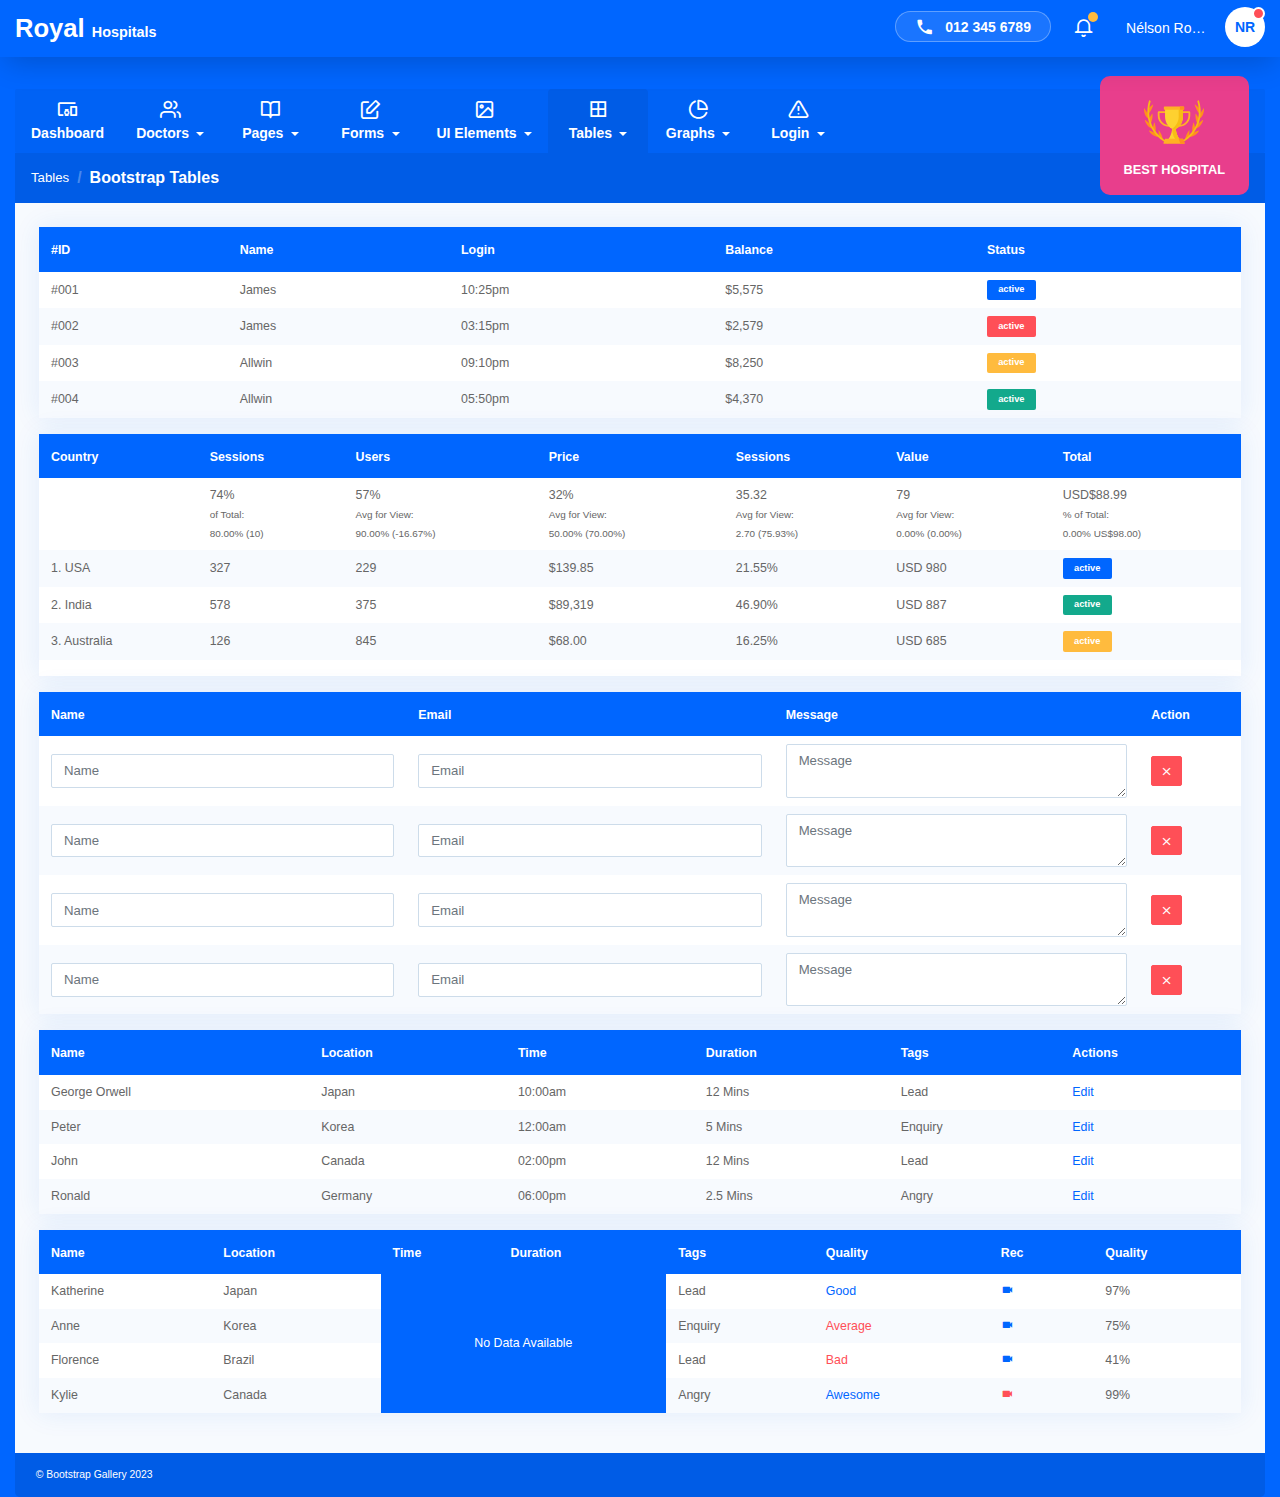
<file: staf/template/bs-tables.html>
<!doctype html>
<html lang="en">

	<head>
		<!-- Required meta tags -->
		<meta charset="utf-8">
		<meta name="viewport" content="width=device-width, initial-scale=1, shrink-to-fit=no">

		<!-- Meta -->
		<meta name="description" content="Responsive Bootstrap Dashboards">
		<meta name="author" content="Bootstrap Gallery">
		<link rel="shortcut icon" href="img/favicon.svg" />

		<!-- Title -->
		<title>Medical Admin Template - Bootstrap Tables</title>


		<!-- *************
			************ Common Css Files *************
			************ -->
		<!-- Bootstrap css -->
		<link rel="stylesheet" href="css/bootstrap.min.css">

		<!-- Icomoon Font Icons css -->
		<link rel="stylesheet" href="fonts/style.css">

		<!-- Main css -->
		<link rel="stylesheet" href="css/main.min.css">


		<!-- *************
			************ Vendor Css Files *************
		************ -->


	</head>

	<body>

		<!-- Header start -->
		<header class="header">
			<div class="container-fluid">

				<!-- Row start -->
				<div class="row gutters">
					<div class="col-sm-4 col-4">
						<a href="index.html" class="logo">Royal <span>Hospitals</span></a>
					</div>
					<div class="col-sm-8 col-8">

						<!-- Header actions start -->
						<ul class="header-actions">
							<li class="dropdown d-none d-sm-block">
								<a href="#" class="contact">
									<i class="icon-phone"></i> 012 345 6789
								</a>
							</li>
							<li class="dropdown d-none d-sm-block">
								<a href="#" id="notifications" data-toggle="dropdown" aria-haspopup="true">
									<i class="icon-bell"></i>
									<span class="count-label"></span>
								</a>
								<div class="dropdown-menu lrg" aria-labelledby="notifications">
									<div class="dropdown-menu-header">
										<h5>Notifications</h5>
										<p class="m-0 sub-title">You have 5 unread notifications</p>
									</div>
									<ul class="header-notifications">
										<li>
											<a href="#" class="clearfix">
												<div class="avatar">
													<img src="img/user24.png" alt="Medical Admin Dashboards" />
													<span class="notify-iocn icon-drafts text-danger"></span>
												</div>
												<div class="details">
													<h6>Dr. Clive</h6>
													<p>Appointed as a new President 2021-2024</p>
												</div>
											</a>
										</li>
										<li>
											<a href="#" class="clearfix">
												<div class="avatar">
													<img src="img/user21.png" alt="Medical Admin Dashboards" />
													<span class="notify-iocn icon-layers text-info"></span>
												</div>
												<div class="details">
													<h6>Dr. G. Levsmia</h6>
													<p>Will be on leave on October 2nd week.</p>
												</div>
											</a>
										</li>
										<li>
											<a href="#" class="clearfix">
												<div class="avatar">
													<img src="img/user19.png" alt="Medical Admin Dashboards" />
													<span class="notify-iocn icon-person_add text-success"></span>
												</div>
												<div class="details">
													<h6>Dr. George S</h6>
													<p>Sent new applointments list</p>
												</div>
											</a>
										</li>
									</ul>
								</div>
							</li>
							<li class="dropdown">
								<a href="#" id="userSettings" class="user-settings" data-toggle="dropdown" aria-haspopup="true">
									<span class="user-name">Nélson Romyo</span>
									<span class="avatar">NR<span class="status busy"></span></span>
								</a>
								<div class="dropdown-menu dropdown-menu-right" aria-labelledby="userSettings">
									<div class="header-profile-actions">
										<div class="header-user-profile">
											<div class="header-user">
												<img src="img/user11.png" alt="Medical Dashboards" />
											</div>
											<h5>Nélson Romyo</h5>
											<p>Admin</p>
										</div>
										<a href="hospital-add-doctor.html"><i class="icon-user1"></i> My Profile</a>
										<a href="account-settings.html"><i class="icon-settings1"></i> Account Settings</a>
										<a href="hospital-reviews.html"><i class="icon-activity"></i> Activity Logs</a>
										<a href="login.html"><i class="icon-log-out1"></i> Sign Out</a>
									</div>
								</div>
							</li>
						</ul>
						<!-- Header actions end -->

					</div>
				</div>
				<!-- Row end -->

			</div>
		</header>
		<!-- Header end -->

		<!-- *************
			************ Header section end *************
		************* -->


		<div class="container-fluid">


			<!-- Navigation start -->
			<nav class="navbar navbar-expand-lg custom-navbar">
				<button class="navbar-toggler" type="button" data-toggle="collapse" data-target="#royalHospitalsNavbar"
					aria-controls="royalHospitalsNavbar" aria-expanded="false" aria-label="Toggle navigation">
					<span class="navbar-toggler-icon">
						<i></i>
						<i></i>
						<i></i>
					</span>
				</button>
				<div class="collapse navbar-collapse" id="royalHospitalsNavbar">
					<ul class="navbar-nav">
						<li class="nav-item">
							<a class="nav-link" href="index.html">
								<i class="icon-devices_other nav-icon"></i>
								Dashboard
							</a>
						</li>
						<li class="nav-item dropdown">
							<a class="nav-link dropdown-toggle" href="#" id="doctoRs" role="button" data-toggle="dropdown"
								aria-haspopup="true" aria-expanded="false">
								<i class="icon-users nav-icon"></i>
								Doctors
							</a>
							<ul class="dropdown-menu" aria-labelledby="doctoRs">
								<li>
									<a class="dropdown-item" href="hospital-doctors-list.html">Doctors List</a>
								</li>
								<li>
									<a class="dropdown-item" href="hospital-locations.html">Hospital Locations</a>
								</li>
								<li>
									<a class="dropdown-item" href="hospital-reviews.html">Hospital Reviews</a>
								</li>
								<li>
									<a class="dropdown-item" href="blog.html">News and Events</a>
								</li>
								<li>
									<a class="dropdown-item" href="hospital-trainings.html">Staff Trainings</a>
								</li>
								<li>
									<a class="dropdown-item" href="hospital-doctors.html">Doctors</a>
								</li>
								<li>
									<a class="dropdown-item" href="hospital-patients.html">Patients</a>
								</li>
								<li>
									<a class="dropdown-item" href="hospital-add-doctor.html">Add Doctor</a>
								</li>
								<li>
									<a class="dropdown-item" href="hospital-add-patient.html">Add Patient</a>
								</li>
							</ul>
						</li>
						<li class="nav-item dropdown">
							<a class="nav-link dropdown-toggle" href="#" id="pagesDropdown" role="button" data-toggle="dropdown"
								aria-haspopup="true" aria-expanded="false">
								<i class="icon-book-open nav-icon"></i>
								Pages
							</a>
							<ul class="dropdown-menu" aria-labelledby="pagesDropdown">
								<li>
									<a class="dropdown-item" href="calendar.html">Calendar</a>
								</li>
								<li>
									<a class="dropdown-item" href="invoice.html">Invoice</a>
								</li>
								<li>
									<a class="dropdown-item" href="cards.html">Cards</a>
								</li>
								<li>
									<a class="dropdown-item" href="search-results.html">Search Results</a>
								</li>
								<li>
									<a class="dropdown-item" href="gallery.html">Gallery</a>
								</li>
								<li>
									<a class="dropdown-item" href="icons.html">Icons</a>
								</li>
								<li>
									<a class="dropdown-item" href="typography.html">Typography</a>
								</li>
								<li>
									<a class="dropdown-item" href="account-settings.html">Account Settings</a>
								</li>
								<li>
									<a class="dropdown-item" href="default-layout.html">Default Layout</a>
								</li>
							</ul>
						</li>
						<li class="nav-item dropdown">
							<a class="nav-link dropdown-toggle" href="#" id="formsDropdown" role="button" data-toggle="dropdown"
								aria-haspopup="true" aria-expanded="false">
								<i class="icon-edit1 nav-icon"></i>
								Forms
							</a>
							<ul class="dropdown-menu" aria-labelledby="formsDropdown">
								<li>
									<a class="dropdown-item" href="datepickers.html">Datepickers</a>
								</li>
								<li>
									<a class="dropdown-item" href="wizard.html">Wizards</a>
								</li>
								<li>
									<a class="dropdown-item" href="bs-select.html">BS Select</a>
								</li>
								<li>
									<a class="dropdown-toggle sub-nav-link" href="#" id="customDropdown" role="button"
										data-toggle="dropdown" aria-haspopup="true" aria-expanded="false">
										Custom Forms
									</a>
									<ul class="dropdown-menu dropdown-menu-right" aria-labelledby="customDropdown">
										<li>
											<a class="dropdown-item" href="contact.html">Contact Form</a>
										</li>
										<li>
											<a class="dropdown-item" href="contact2.html">Contact Form #2</a>
										</li>
										<li>
											<a class="dropdown-item" href="contact3.html">Contact Form #3</a>
										</li>
										<li>
											<a class="dropdown-item" href="contact4.html">Contact Form #4</a>
										</li>
									</ul>
								</li>
								<li>
									<a class="dropdown-item" href="form-inputs.html">Form Inputs</a>
								</li>
								<li>
									<a class="dropdown-item" href="input-groups.html">Input Groups</a>
								</li>
								<li>
									<a class="dropdown-item" href="check-radio.html">Check Boxes</a>
								</li>
								<li>
									<a class="dropdown-item" href="range-sliders.html">Range Sliders</a>
								</li>
								<li>
									<a class="dropdown-item" href="editor.html">Editor</a>
								</li>
							</ul>
						</li>
						<li class="nav-item dropdown">
							<a class="nav-link dropdown-toggle" href="#" id="uiElementsDropdown" role="button" data-toggle="dropdown"
								aria-haspopup="true" aria-expanded="false">
								<i class="icon-image nav-icon"></i>
								UI Elements
							</a>
							<ul class="dropdown-menu" aria-labelledby="uiElementsDropdown">
								<li>
									<a class="dropdown-toggle sub-nav-link" href="#" id="buttonsDropdown" role="button"
										data-toggle="dropdown" aria-haspopup="true" aria-expanded="false">
										Buttons
									</a>
									<ul class="dropdown-menu dropdown-menu-right" aria-labelledby="buttonsDropdown">
										<li>
											<a class="dropdown-item" href="buttons.html">Buttons</a>
										</li>
										<li>
											<a class="dropdown-item" href="button-groups.html">Button Groups</a>
										</li>
										<li>
											<a class="dropdown-item" href="dropdowns.html">Dropdowns</a>
										</li>
									</ul>
								</li>
								<li>
									<a class="dropdown-toggle sub-nav-link" href="#" id="navsDropdown" role="button"
										data-toggle="dropdown" aria-haspopup="true" aria-expanded="false">
										Navbars
									</a>
									<ul class="dropdown-menu dropdown-menu-right" aria-labelledby="navsDropdown">
										<li>
											<a class="dropdown-item" href="nav.html">Nav</a>
										</li>
										<li>
											<a class="dropdown-item" href="navbars.html">Navbars</a>
										</li>
										<li>
											<a class="dropdown-item" href="tabs.html">Tabs</a>
										</li>
									</ul>
								</li>
								<li>
									<a class="dropdown-toggle sub-nav-link" href="#" id="componentsDropdown" role="button"
										data-toggle="dropdown" aria-haspopup="true" aria-expanded="false">
										Components
									</a>
									<ul class="dropdown-menu dropdown-menu-right" aria-labelledby="componentsDropdown">
										<li>
											<a class="dropdown-item" href="breadcrumbs.html">Breadcrumbs</a>
										</li>
										<li>
											<a class="dropdown-item" href="jumbotron.html">Jumbotron</a>
										</li>
										<li>
											<a class="dropdown-item" href="labels-badges.html">Labels &amp; Badges</a>
										</li>
										<li>
											<a class="dropdown-item" href="list-items.html">List Items</a>
										</li>
										<li>
											<a class="dropdown-item" href="pagination.html">Paginations</a>
										</li>
										<li>
											<a class="dropdown-item" href="progress.html">Progress Bars</a>
										</li>
										<li>
											<a class="dropdown-item" href="pills.html">Pills</a>
										</li>
										<li>
											<a class="dropdown-item" href="spinners.html">Spinners</a>
										</li>
									</ul>
								</li>
								<li>
									<a class="dropdown-toggle sub-nav-link" href="#" id="gridDropdown" role="button"
										data-toggle="dropdown" aria-haspopup="true" aria-expanded="false">
										Grid
									</a>
									<ul class="dropdown-menu dropdown-menu-right" aria-labelledby="gridDropdown">
										<li>
											<a class="dropdown-item" href="grid.html">Grid</a>
										</li>
										<li>
											<a class="dropdown-item" href="grid-doc.html">Grid Doc</a>
										</li>
									</ul>
								</li>
								<li>
									<a class="dropdown-toggle sub-nav-link" href="#" id="imagesDropdown" role="button"
										data-toggle="dropdown" aria-haspopup="true" aria-expanded="false">
										Images
									</a>
									<ul class="dropdown-menu dropdown-menu-right" aria-labelledby="imagesDropdown">
										<li>
											<a class="dropdown-item" href="avatars.html">Avatars</a>
										</li>
										<li>
											<a class="dropdown-item" href="media-objects.html">Media Objects</a>
										</li>
										<li>
											<a class="dropdown-item" href="images.html">Thumbnails</a>
										</li>
										<li>
											<a class="dropdown-item" href="text-avatars.html">Text Avatars</a>
										</li>
									</ul>
								</li>
								<li>
									<a class="dropdown-toggle sub-nav-link" href="#" id="alertDropdown" role="button"
										data-toggle="dropdown" aria-haspopup="true" aria-expanded="false">
										Notifications
									</a>
									<ul class="dropdown-menu dropdown-menu-right" aria-labelledby="alertDropdown">
										<li>
											<a class="dropdown-item" href="bootstrap-alerts.html">Default Alerts</a>
										</li>
										<li>
											<a class="dropdown-item" href="custom-alerts.html">Custom Alerts</a>
										</li>
										<li>
											<a class="dropdown-item" href="toasts.html">Toasts</a>
										</li>
									</ul>
								</li>
								<li>
									<a class="dropdown-toggle sub-nav-link" href="#" id="bsJquery" role="button" data-toggle="dropdown"
										aria-haspopup="true" aria-expanded="false">
										Bootstrap jQuery
									</a>
									<ul class="dropdown-menu dropdown-menu-right" aria-labelledby="bsJquery">
										<li>
											<a class="dropdown-item" href="carousel.html">Carousels</a>
										</li>
										<li>
											<a class="dropdown-item" href="modals.html">Modals</a>
										</li>
										<li>
											<a class="dropdown-item" href="popovers-tooltips.html">Tooltips</a>
										</li>
										<li>
											<a class="dropdown-item" href="accordion.html">Accordions</a>
										</li>
									</ul>
								</li>
							</ul>
						</li>
						<li class="nav-item dropdown">
							<a class="nav-link dropdown-toggle active-page" href="#" id="tablesDropdown" role="button"
								data-toggle="dropdown" aria-haspopup="true" aria-expanded="false">
								<i class="icon-border_all nav-icon"></i>
								Tables
							</a>
							<ul class="dropdown-menu" aria-labelledby="tablesDropdown">
								<li>
									<a class="dropdown-item active-page" href="bs-tables.html">Bootstrap Tables</a>
								</li>
								<li>
									<a class="dropdown-item" href="data-tables.html">Data Tables</a>
								</li>
							</ul>
						</li>
						<li class="nav-item dropdown">
							<a class="nav-link dropdown-toggle" href="#" id="graphsDropdown" role="button" data-toggle="dropdown"
								aria-haspopup="true" aria-expanded="false">
								<i class="icon-pie-chart1 nav-icon"></i>
								Graphs
							</a>
							<ul class="dropdown-menu dropdown-menu-right" aria-labelledby="graphsDropdown">
								<li class="open-left">
									<a class="dropdown-toggle sub-nav-link" href="#" id="apexDropdown" role="button"
										data-toggle="dropdown" aria-haspopup="true" aria-expanded="false">
										Apex Graphs
									</a>
									<ul class="dropdown-menu" aria-labelledby="apexDropdown">
										<li>
											<a class="dropdown-item" href="area-graphs.html">Area Charts</a>
										</li>
										<li>
											<a class="dropdown-item" href="bar-graphs.html">Bar Charts</a>
										</li>
										<li>
											<a class="dropdown-item" href="column-graphs.html">Column Charts</a>
										</li>
										<li>
											<a class="dropdown-item" href="donut-graphs.html">Donut Charts</a>
										</li>
										<li>
											<a class="dropdown-item" href="line-graphs.html">Line Charts</a>
										</li>
										<li>
											<a class="dropdown-item" href="mixed-graphs.html">Mixed Charts</a>
										</li>
										<li>
											<a class="dropdown-item" href="pie-graphs.html">Pie Charts</a>
										</li>
									</ul>
								</li>
								<li>
									<a class="dropdown-item" href="morris-graphs.html">Morris Graphs</a>
								</li>
								<li>
									<a class="dropdown-item" href="vector-maps.html">Vector Maps</a>
								</li>
								<li>
									<a class="dropdown-item" href="google-maps.html">Google Maps</a>
								</li>
							</ul>
						</li>
						<li class="nav-item dropdown">
							<a class="nav-link dropdown-toggle" href="#" id="loginDropdown" role="button" data-toggle="dropdown"
								aria-haspopup="true" aria-expanded="false">
								<i class="icon-alert-triangle nav-icon"></i>
								Login
							</a>
							<ul class="dropdown-menu dropdown-menu-right" aria-labelledby="loginDropdown">
								<li>
									<a class="dropdown-item" href="login.html">Login</a>
								</li>
								<li>
									<a class="dropdown-item" href="signup.html">Signup</a>
								</li>
								<li>
									<a class="dropdown-item" href="forgot-pwd.html">Forgot Password</a>
								</li>
								<li>
									<a class="dropdown-item" href="newsletter.html">Newsletter</a>
								</li>
								<li>
									<a class="dropdown-item" href="error.html">404</a>
								</li>
								<li>
									<a class="dropdown-item" href="error2.html">505</a>
								</li>
							</ul>
						</li>
					</ul>
				</div>
			</nav>
			<!-- Navigation end -->


			<!-- *************
				************ Main container start *************
			************* -->
			<div class="main-container">


				<!-- Page header start -->
				<div class="page-header">
					<ol class="breadcrumb">
						<li class="breadcrumb-item">Tables</li>
						<li class="breadcrumb-item active">Bootstrap Tables</li>
					</ol>
					<div class="site-award">
						<img src="img/award.svg" alt="Hospital Dashboards"> Best Hospital
					</div>
				</div>
				<!-- Page header end -->

				<!-- Content wrapper start -->
				<div class="content-wrapper">

					<!-- Row start -->
					<div class="row gutters">
						<div class="col-sm-12">

							<div class="table-container">
								<!--*************************
									*************************
									*************************
									Basic table start
								*************************
								*************************
								*************************-->
								<div class="table-responsive">
									<table class="table m-0">
										<thead>
											<tr>
												<th>#ID</th>
												<th>Name</th>
												<th>Login</th>
												<th>Balance</th>
												<th>Status</th>
											</tr>
										</thead>
										<tbody>
											<tr>
												<td>#001</td>
												<td>James</td>
												<td>10:25pm</td>
												<td>$5,575</td>
												<td><span class="badge badge-info">active</span></td>
											</tr>
											<tr>
												<td>#002</td>
												<td>James</td>
												<td>03:15pm</td>
												<td>$2,579</td>
												<td><span class="badge badge-danger">active</span></td>
											</tr>
											<tr>
												<td>#003</td>
												<td>Allwin</td>
												<td>09:10pm</td>
												<td>$8,250</td>
												<td><span class="badge badge-warning">active</span></td>
											</tr>
											<tr>
												<td>#004</td>
												<td>Allwin</td>
												<td>05:50pm</td>
												<td>$4,370</td>
												<td><span class="badge badge-success">active</span></td>
											</tr>
										</tbody>
									</table>
								</div>
								<!--*************************
									*************************
									*************************
									Basic table end
								*************************
								*************************
								*************************-->
							</div>

							<div class="table-container">
								<!--*************************
									*************************
									*************************
									Basic table start
								*************************
								*************************
								*************************-->
								<div class="table-responsive">
									<table class="table no-margin">
										<thead>
											<tr>
												<th>Country</th>
												<th>Sessions</th>
												<th>Users</th>
												<th>Price</th>
												<th>Sessions</th>
												<th>Value</th>
												<th>Total</th>
											</tr>
										</thead>
										<tbody>
											<tr>
												<td>&nbsp;</td>
												<td>74%<br><small class="text-dark-blue">of Total:<br>80.00% (10)</small></td>
												<td>57%<br><small class="text-dark-blue">Avg for View:<br>90.00% (-16.67%)</small></td>
												<td>32%<br><small class="text-dark-blue">Avg for View:<br>50.00% (70.00%)</small></td>
												<td>35.32<br><small class="text-dark-blue">Avg for View:<br>2.70 (75.93%)</small></td>
												<td>79<br><small class="text-dark-blue">Avg for View:<br>0.00% (0.00%)</small></td>
												<td>USD$88.99<br><small class="text-dark-blue">% of Total:<br>0.00% US$98.00)</small></td>
											</tr>
											<tr>
												<td>1. USA</td>
												<td>327</td>
												<td>229</td>
												<td>$139.85</td>
												<td>21.55%</td>
												<td>USD 980</td>
												<td>
													<span class="badge badge-info">active</span>
												</td>
											</tr>
											<tr>
												<td>2. India</td>
												<td>578</td>
												<td>375</td>
												<td>$89,319</td>
												<td>46.90%</td>
												<td>USD 887</td>
												<td>
													<span class="badge badge-success">active</span>
												</td>
											</tr>
											<tr>
												<td>3. Australia</td>
												<td>126</td>
												<td>845</td>
												<td>$68.00</td>
												<td>16.25%</td>
												<td>USD 685</td>
												<td>
													<span class="badge badge-warning">active</span>
												</td>
											</tr>
										</tbody>
									</table>
								</div>
								<!--*************************
									*************************
									*************************
									Basic table end
								*************************
								*************************
								*************************-->
							</div>

							<div class="table-container">
								<!--*************************
									*************************
									*************************
									Basic table start
								*************************
								*************************
								*************************-->
								<div class="table-responsive">
									<table class="table m-0">
										<thead>
											<tr>
												<th>Name</th>
												<th>Email</th>
												<th>Message</th>
												<th>Action</th>
											</tr>
										</thead>
										<tbody>
											<tr>
												<td>
													<input type="text" class="form-control" placeholder="Name">
												</td>
												<td>
													<input type="email" class="form-control" placeholder="Email">
												</td>
												<td>
													<textarea class="form-control" placeholder="Message"></textarea>
												</td>
												<td>
													<a href="#" class="btn btn-danger btn-sm">
														<i class="icon-close"></i>
													</a>
												</td>
											</tr>
											<tr>
												<td>
													<input type="text" class="form-control" placeholder="Name">
												</td>
												<td>
													<input type="email" class="form-control" placeholder="Email">
												</td>
												<td>
													<textarea class="form-control" placeholder="Message"></textarea>
												</td>
												<td>
													<a href="#" class="btn btn-danger btn-sm">
														<i class="icon-close"></i>
													</a>
												</td>
											</tr>
											<tr>
												<td>
													<input type="text" class="form-control" placeholder="Name">
												</td>
												<td>
													<input type="email" class="form-control" placeholder="Email">
												</td>
												<td>
													<textarea class="form-control" placeholder="Message"></textarea>
												</td>
												<td>
													<a href="#" class="btn btn-danger btn-sm">
														<i class="icon-close"></i>
													</a>
												</td>
											</tr>
											<tr>
												<td>
													<input type="text" class="form-control" placeholder="Name">
												</td>
												<td>
													<input type="email" class="form-control" placeholder="Email">
												</td>
												<td>
													<textarea class="form-control" placeholder="Message"></textarea>
												</td>
												<td>
													<a href="#" class="btn btn-danger btn-sm">
														<i class="icon-close"></i>
													</a>
												</td>
											</tr>
										</tbody>
									</table>
								</div>
								<!--*************************
									*************************
									*************************
									Basic table end
								*************************
								*************************
								*************************-->
							</div>

							<div class="table-container">
								<!--*************************
									*************************
									*************************
									Basic table start
								*************************
								*************************
								*************************-->
								<div class="table-responsive">
									<table class="table m-0">
										<thead>
											<tr>
												<th>Name</th>
												<th>Location</th>
												<th>Time</th>
												<th>Duration</th>
												<th>Tags</th>
												<th>Actions</th>
											</tr>
										</thead>
										<tbody>
											<tr>
												<td>George Orwell</td>
												<td>Japan</td>
												<td>10:00am</td>
												<td>12 Mins</td>
												<td>Lead</td>
												<td><a href="#" class="text-info">Edit</a></td>
											</tr>
											<tr>
												<td>Peter</td>
												<td>Korea</td>
												<td>12:00am</td>
												<td>5 Mins</td>
												<td>Enquiry</td>
												<td><a href="#" class="text-info">Edit</a></td>
											</tr>
											<tr>
												<td>John</td>
												<td>Canada</td>
												<td>02:00pm</td>
												<td>12 Mins</td>
												<td>Lead</td>
												<td><a href="#" class="text-info">Edit</a></td>
											</tr>
											<tr>
												<td>Ronald</td>
												<td>Germany</td>
												<td>06:00pm</td>
												<td>2.5 Mins</td>
												<td>Angry</td>
												<td><a href="#" class="text-info">Edit</a></td>
											</tr>
										</tbody>
									</table>
								</div>
								<!--*************************
									*************************
									*************************
									Basic table end
								*************************
								*************************
								*************************-->
							</div>

							<div class="table-container">
								<!--*************************
									*************************
									*************************
									Basic table start
								*************************
								*************************
								*************************-->
								<div class="table-responsive">
									<table class="table m-0">
										<thead>
											<tr>
												<th>Name</th>
												<th>Location</th>
												<th>Time</th>
												<th>Duration</th>
												<th>Tags</th>
												<th>Quality</th>
												<th>Rec</th>
												<th>Quality</th>
											</tr>
										</thead>
										<tbody>
											<tr>
												<td>Katherine</td>
												<td>Japan</td>
												<td colspan="2" rowspan="4" class="bg-info text-white text-center">No Data Available</td>
												<td>Lead</td>
												<td class="text-info">Good</td>
												<td>
													<i class="icon-videocam text-info"></i>
												</td>
												<td>97%</td>
											</tr>
											<tr>
												<td>Anne</td>
												<td>Korea</td>
												<td>Enquiry</td>
												<td class="text-danger">Average</td>
												<td>
													<i class="icon-videocam text-info"></i>
												</td>
												<td>75%</td>
											</tr>
											<tr>
												<td>Florence</td>
												<td>Brazil</td>
												<td>Lead</td>
												<td class="text-danger">Bad</td>
												<td>
													<i class="icon-videocam text-info"></i>
												</td>
												<td>41%</td>
											</tr>
											<tr>
												<td>Kylie</td>
												<td>Canada</td>
												<td>Angry</td>
												<td class="text-info">Awesome</td>
												<td>
													<i class="icon-videocam text-danger"></i>
												</td>
												<td>99%</td>
											</tr>
										</tbody>
									</table>
								</div>
								<!--*************************
									*************************
									*************************
									Basic table end
								*************************
								*************************
								*************************-->
							</div>

						</div>

					</div>
					<!-- Row end -->

				</div>
				<!-- Content wrapper end -->


			</div>
			<!-- *************
				************ Main container end *************
			************* -->

			<footer class="main-footer">© Bootstrap Gallery 2023</footer>

		</div>

		<!-- *************
			************ Required JavaScript Files *************
		************* -->
		<!-- Required jQuery first, then Bootstrap Bundle JS -->
		<script src="js/jquery.min.js"></script>
		<script src="js/bootstrap.bundle.min.js"></script>
		<script src="js/moment.js"></script>


		<!-- *************
			************ Vendor Js Files *************
		************* -->

		<!-- Main Js Required -->
		<script src="js/main.js"></script>

	</body>

</html>
</file>
<file: staf/template/fonts/style.css>
@font-face {
	font-family: 'icomoon';
	src:  url('icomoon.eot?7qthrd');
	src:  url('icomoon.eot?7qthrd#iefix') format('embedded-opentype'),
		url('icomoon.ttf?7qthrd') format('truetype'),
		url('icomoon.woff?7qthrd') format('woff'),
		url('icomoon.svg?7qthrd#icomoon') format('svg');
	font-weight: normal;
	font-style: normal;
}

[class^="icon-"], [class*=" icon-"] {
	/* use !important to prevent issues with browser extensions that change fonts */
	font-family: 'icomoon' !important;
	speak: none;
	font-style: normal;
	font-weight: normal;
	font-variant: normal;
	text-transform: none;
	line-height: 1;

	/* Better Font Rendering =========== */
	-webkit-font-smoothing: antialiased;
	-moz-osx-font-smoothing: grayscale;
}

.icon-add-to-list:before {
	content: "\e900";
}
.icon-controller-fast-backward:before {
	content: "\e901";
}
.icon-creative-commons:before {
	content: "\e902";
}
.icon-document-landscape:before {
	content: "\e903";
}
.icon-warning:before {
	content: "\e904";
}
.icon-arrow-with-circle-down:before {
	content: "\e909";
}
.icon-arrow-with-circle-left:before {
	content: "\e90a";
}
.icon-arrow-with-circle-right:before {
	content: "\e90b";
}
.icon-arrow-with-circle-up:before {
	content: "\e90c";
}
.icon-bookmark:before {
	content: "\e90d";
}
.icon-bookmarks:before {
	content: "\e90e";
}
.icon-chevron-down:before {
	content: "\e90f";
}
.icon-chevron-left:before {
	content: "\e910";
}
.icon-chevron-right:before {
	content: "\e911";
}
.icon-chevron-up:before {
	content: "\e916";
}
.icon-controller-fast-forward:before {
	content: "\e917";
}
.icon-controller-jump-to-start:before {
	content: "\e918";
}
.icon-controller-next:before {
	content: "\e919";
}
.icon-controller-paus:before {
	content: "\e91a";
}
.icon-controller-play:before {
	content: "\e91b";
}
.icon-controller-record:before {
	content: "\e91c";
}
.icon-controller-stop:before {
	content: "\e91d";
}
.icon-controller-volume:before {
	content: "\e91e";
}
.icon-dot-single:before {
	content: "\e91f";
}
.icon-dots-three-horizontal:before {
	content: "\e920";
}
.icon-dots-three-vertical:before {
	content: "\e921";
}
.icon-dots-two-horizontal:before {
	content: "\e922";
}
.icon-dots-two-vertical:before {
	content: "\e923";
}
.icon-download:before {
	content: "\e924";
}
.icon-layers:before {
	content: "\e928";
}
.icon-resize-100:before {
	content: "\e929";
}
.icon-resize-full-screen:before {
	content: "\e92a";
}
.icon-save:before {
	content: "\e92b";
}
.icon-select-arrows:before {
	content: "\e92c";
}
.icon-triangle-down:before {
	content: "\e92d";
}
.icon-triangle-left:before {
	content: "\e92e";
}
.icon-triangle-right:before {
	content: "\e92f";
}
.icon-triangle-up:before {
	content: "\e930";
}
.icon-uninstall:before {
	content: "\e931";
}
.icon-upload-to-cloud:before {
	content: "\e932";
}
.icon-upload:before {
	content: "\e933";
}
.icon-add-user:before {
	content: "\e934";
}
.icon-address:before {
	content: "\e935";
}
.icon-adjust:before {
	content: "\e936";
}
.icon-align-bottom:before {
	content: "\e937";
}
.icon-align-horizontal-middle:before {
	content: "\e938";
}
.icon-align-left:before {
	content: "\e939";
}
.icon-align-right:before {
	content: "\e93a";
}
.icon-align-top:before {
	content: "\e93b";
}
.icon-align-vertical-middle:before {
	content: "\e93c";
}
.icon-archive:before {
	content: "\e93d";
}
.icon-area-graph:before {
	content: "\e93e";
}
.icon-attachment:before {
	content: "\e93f";
}
.icon-calendar:before {
	content: "\e940";
}
.icon-camera:before {
	content: "\e941";
}
.icon-chat:before {
	content: "\e942";
}
.icon-check:before {
	content: "\e943";
}
.icon-circle-with-cross:before {
	content: "\e944";
}
.icon-circle-with-minus:before {
	content: "\e945";
}
.icon-circle-with-plus:before {
	content: "\e946";
}
.icon-circle:before {
	content: "\e947";
}
.icon-circular-graph:before {
	content: "\e948";
}
.icon-clock:before {
	content: "\e949";
}
.icon-code:before {
	content: "\e94a";
}
.icon-cog:before {
	content: "\e94b";
}
.icon-colours:before {
	content: "\e94c";
}
.icon-credit:before {
	content: "\e94d";
}
.icon-cw:before {
	content: "\e94e";
}
.icon-cycle:before {
	content: "\e94f";
}
.icon-documents:before {
	content: "\e950";
}
.icon-drive:before {
	content: "\e951";
}
.icon-edit:before {
	content: "\e952";
}
.icon-email:before {
	content: "\e953";
}
.icon-emoji-happy:before {
	content: "\e954";
}
.icon-emoji-neutral:before {
	content: "\e955";
}
.icon-emoji-sad:before {
	content: "\e956";
}
.icon-erase:before {
	content: "\e957";
}
.icon-export:before {
	content: "\e958";
}
.icon-eye:before {
	content: "\e959";
}
.icon-flag:before {
	content: "\e95a";
}
.icon-flash:before {
	content: "\e95b";
}
.icon-folder-video:before {
	content: "\e95c";
}
.icon-folder:before {
	content: "\e95d";
}
.icon-forward:before {
	content: "\e95e";
}
.icon-globe:before {
	content: "\e95f";
}
.icon-help-with-circle:before {
	content: "\e960";
}
.icon-home:before {
	content: "\e961";
}
.icon-info-with-circle:before {
	content: "\e962";
}
.icon-info:before {
	content: "\e963";
}
.icon-light-bulb:before {
	content: "\e964";
}
.icon-light-down:before {
	content: "\e965";
}
.icon-light-up:before {
	content: "\e966";
}
.icon-line-graph:before {
	content: "\e967";
}
.icon-link:before {
	content: "\e968";
}
.icon-list:before {
	content: "\e969";
}
.icon-location-pin:before {
	content: "\e96a";
}
.icon-location:before {
	content: "\e96b";
}
.icon-lock-open:before {
	content: "\e96c";
}
.icon-lock:before {
	content: "\e96d";
}
.icon-log-out:before {
	content: "\e96e";
}
.icon-login:before {
	content: "\e96f";
}
.icon-magnet:before {
	content: "\e970";
}
.icon-magnifying-glass:before {
	content: "\e971";
}
.icon-map:before {
	content: "\e972";
}
.icon-minus:before {
	content: "\e973";
}
.icon-palette:before {
	content: "\e974";
}
.icon-pencil:before {
	content: "\e975";
}
.icon-pie-chart:before {
	content: "\e976";
}
.icon-pin:before {
	content: "\e977";
}
.icon-plus:before {
	content: "\e978";
}
.icon-power-plug:before {
	content: "\e979";
}
.icon-price-tag:before {
	content: "\e97a";
}
.icon-reply-all:before {
	content: "\e97b";
}
.icon-reply:before {
	content: "\e97c";
}
.icon-retweet:before {
	content: "\e97d";
}
.icon-rocket:before {
	content: "\e97e";
}
.icon-round-brush:before {
	content: "\e97f";
}
.icon-scissors:before {
	content: "\e980";
}
.icon-share-alternitive:before {
	content: "\e981";
}
.icon-share:before {
	content: "\e982";
}
.icon-shareable:before {
	content: "\e983";
}
.icon-shield:before {
	content: "\e984";
}
.icon-shopping-bag:before {
	content: "\e985";
}
.icon-shopping-basket:before {
	content: "\e986";
}
.icon-shopping-cart:before {
	content: "\e987";
}
.icon-sound-mix:before {
	content: "\e988";
}
.icon-sports-club:before {
	content: "\e989";
}
.icon-squared-cross:before {
	content: "\e98a";
}
.icon-squared-minus:before {
	content: "\e98b";
}
.icon-squared-plus:before {
	content: "\e98c";
}
.icon-star-outlined:before {
	content: "\e98d";
}
.icon-star:before {
	content: "\e98e";
}
.icon-swap:before {
	content: "\e98f";
}
.icon-tag:before {
	content: "\e990";
}
.icon-thumbs-down:before {
	content: "\e991";
}
.icon-thumbs-up:before {
	content: "\e992";
}
.icon-time-slot:before {
	content: "\e993";
}
.icon-typing:before {
	content: "\e994";
}
.icon-untag:before {
	content: "\e995";
}
.icon-user:before {
	content: "\e996";
}
.icon-wallet:before {
	content: "\e997";
}
.icon-dribbble-with-circle:before {
	content: "\e998";
}
.icon-dribbble:before {
	content: "\e999";
}
.icon-facebook-with-circle:before {
	content: "\e99a";
}
.icon-facebook:before {
	content: "\e99b";
}
.icon-flickr-with-circle:before {
	content: "\e99c";
}
.icon-google-with-circle:before {
	content: "\e99d";
}
.icon-google:before {
	content: "\e99e";
}
.icon-instagram-with-circle:before {
	content: "\e99f";
}
.icon-linkedin-with-circle:before {
	content: "\e9a0";
}
.icon-linkedin:before {
	content: "\e9a1";
}
.icon-pinterest-with-circle:before {
	content: "\e9a2";
}
.icon-pinterest:before {
	content: "\e9a3";
}
.icon-tumblr-with-circle:before {
	content: "\e9a4";
}
.icon-tumblr:before {
	content: "\e9a5";
}
.icon-twitter-with-circle:before {
	content: "\e9a6";
}
.icon-twitter:before {
	content: "\e9a7";
}
.icon-vimeo-with-circle:before {
	content: "\e9a8";
}
.icon-vimeo:before {
	content: "\e9a9";
}
.icon-youtube-with-circle:before {
	content: "\e9aa";
}
.icon-youtube:before {
	content: "\e9ab";
}
.icon-schedule:before {
	content: "\e8b5";
}
.icon-accessibility:before {
	content: "\e84e";
}
.icon-account_box:before {
	content: "\e851";
}
.icon-account_circle:before {
	content: "\e853";
}
.icon-add:before {
	content: "\e145";
}
.icon-add_a_photo:before {
	content: "\e439";
}
.icon-add_box:before {
	content: "\e146";
}
.icon-add_circle:before {
	content: "\e147";
}
.icon-control_point:before {
	content: "\e3ba";
}
.icon-adjust1:before {
	content: "\e39e";
}
.icon-airport_shuttle:before {
	content: "\eb3c";
}
.icon-alarm_on:before {
	content: "\e858";
}
.icon-album:before {
	content: "\e019";
}
.icon-android:before {
	content: "\e859";
}
.icon-apps:before {
	content: "\e5c3";
}
.icon-arrow_back:before {
	content: "\e5c4";
}
.icon-arrow_downward:before {
	content: "\e5db";
}
.icon-arrow_drop_down:before {
	content: "\e5c5";
}
.icon-arrow_drop_up:before {
	content: "\e5c7";
}
.icon-arrow_forward:before {
	content: "\e5c8";
}
.icon-arrow_upward:before {
	content: "\e5d8";
}
.icon-assignment:before {
	content: "\e85d";
}
.icon-assignment_turned_in:before {
	content: "\e862";
}
.icon-assistant:before {
	content: "\e39f";
}
.icon-flag1:before {
	content: "\e153";
}
.icon-attach_file:before {
	content: "\e226";
}
.icon-attach_money:before {
	content: "\e227";
}
.icon-attachment1:before {
	content: "\e2bc";
}
.icon-autorenew:before {
	content: "\e863";
}
.icon-av_timer:before {
	content: "\e01b";
}
.icon-backspace:before {
	content: "\e14a";
}
.icon-cloud_upload:before {
	content: "\e2c3";
}
.icon-beach_access:before {
	content: "\eb3e";
}
.icon-beenhere:before {
	content: "\e52d";
}
.icon-block:before {
	content: "\e14b";
}
.icon-bluetooth:before {
	content: "\e1a7";
}
.icon-bluetooth_searching:before {
	content: "\e1aa";
}
.icon-bluetooth_connected:before {
	content: "\e1a8";
}
.icon-bluetooth_disabled:before {
	content: "\e1a9";
}
.icon-blur_on:before {
	content: "\e3a5";
}
.icon-turned_in:before {
	content: "\e8e6";
}
.icon-turned_in_not:before {
	content: "\e8e7";
}
.icon-border_all:before {
	content: "\e228";
}
.icon-border_color:before {
	content: "\e22b";
}
.icon-border_outer:before {
	content: "\e22f";
}
.icon-brightness_1:before {
	content: "\e3a6";
}
.icon-brightness_auto:before {
	content: "\e1ab";
}
.icon-broken_image:before {
	content: "\e3ad";
}
.icon-brush:before {
	content: "\e3ae";
}
.icon-bubble_chart:before {
	content: "\e6dd";
}
.icon-bug_report:before {
	content: "\e868";
}
.icon-burst_mode:before {
	content: "\e43c";
}
.icon-domain:before {
	content: "\e7ee";
}
.icon-business_center:before {
	content: "\eb3f";
}
.icon-cached:before {
	content: "\e86a";
}
.icon-cake:before {
	content: "\e7e9";
}
.icon-phone:before {
	content: "\e0cd";
}
.icon-call_end:before {
	content: "\e0b1";
}
.icon-call_made:before {
	content: "\e0b2";
}
.icon-merge_type:before {
	content: "\e252";
}
.icon-call_missed:before {
	content: "\e0b4";
}
.icon-call_missed_outgoing:before {
	content: "\e0e4";
}
.icon-call_received:before {
	content: "\e0b5";
}
.icon-call_split:before {
	content: "\e0b6";
}
.icon-camera1:before {
	content: "\e3af";
}
.icon-photo_camera:before {
	content: "\e412";
}
.icon-cancel:before {
	content: "\e5c9";
}
.icon-redeem:before {
	content: "\e8b1";
}
.icon-card_membership:before {
	content: "\e8f7";
}
.icon-card_travel:before {
	content: "\e8f8";
}
.icon-casino:before {
	content: "\eb40";
}
.icon-center_focus_strong:before {
	content: "\e3b4";
}
.icon-center_focus_weak:before {
	content: "\e3b5";
}
.icon-change_history:before {
	content: "\e86b";
}
.icon-chat_bubble:before {
	content: "\e0ca";
}
.icon-chat_bubble_outline:before {
	content: "\e0cb";
}
.icon-check1:before {
	content: "\e5ca";
}
.icon-check_box:before {
	content: "\e834";
}
.icon-check_box_outline_blank:before {
	content: "\e835";
}
.icon-check_circle:before {
	content: "\e86c";
}
.icon-navigate_before:before {
	content: "\e408";
}
.icon-navigate_next:before {
	content: "\e409";
}
.icon-child_friendly:before {
	content: "\eb42";
}
.icon-close:before {
	content: "\e5cd";
}
.icon-clear_all:before {
	content: "\e0b8";
}
.icon-closed_caption:before {
	content: "\e01c";
}
.icon-wb_cloudy:before {
	content: "\e42d";
}
.icon-cloud_circle:before {
	content: "\e2be";
}
.icon-cloud_done:before {
	content: "\e2bf";
}
.icon-cloud_download:before {
	content: "\e2c0";
}
.icon-cloud_off:before {
	content: "\e2c1";
}
.icon-cloud_queue:before {
	content: "\e2c2";
}
.icon-code1:before {
	content: "\e86f";
}
.icon-palette1:before {
	content: "\e40a";
}
.icon-comment:before {
	content: "\e0b9";
}
.icon-compare:before {
	content: "\e3b9";
}
.icon-compare_arrows:before {
	content: "\e9ac";
}
.icon-laptop:before {
	content: "\e31e";
}
.icon-confirmation_number:before {
	content: "\e638";
}
.icon-contact_mail:before {
	content: "\e0d0";
}
.icon-content_cut:before {
	content: "\e14e";
}
.icon-copyright:before {
	content: "\e9ad";
}
.icon-mode_edit:before {
	content: "\e254";
}
.icon-create_new_folder:before {
	content: "\e2cc";
}
.icon-crop:before {
	content: "\e3be";
}
.icon-crop_free:before {
	content: "\e3c2";
}
.icon-crop_square:before {
	content: "\e3c6";
}
.icon-data_usage:before {
	content: "\e1af";
}
.icon-date_range:before {
	content: "\e9ae";
}
.icon-dehaze:before {
	content: "\e3c7";
}
.icon-delete:before {
	content: "\e872";
}
.icon-delete_sweep:before {
	content: "\e16c";
}
.icon-details:before {
	content: "\e3c8";
}
.icon-developer_board:before {
	content: "\e30d";
}
.icon-phonelink:before {
	content: "\e326";
}
.icon-devices_other:before {
	content: "\e337";
}
.icon-dialer_sip:before {
	content: "\e0bb";
}
.icon-directions:before {
	content: "\e52e";
}
.icon-directions_boat:before {
	content: "\e532";
}
.icon-directions_bus:before {
	content: "\e530";
}
.icon-directions_car:before {
	content: "\e531";
}
.icon-directions_railway:before {
	content: "\e534";
}
.icon-directions_transit:before {
	content: "\e535";
}
.icon-disc_full:before {
	content: "\e610";
}
.icon-dns:before {
	content: "\e875";
}
.icon-not_interested:before {
	content: "\e033";
}
.icon-do_not_disturb_alt:before {
	content: "\e611";
}
.icon-do_not_disturb_off:before {
	content: "\e643";
}
.icon-remove_circle:before {
	content: "\e15c";
}
.icon-done:before {
	content: "\e876";
}
.icon-done_all:before {
	content: "\e877";
}
.icon-donut_large:before {
	content: "\e9b0";
}
.icon-donut_small:before {
	content: "\e9b1";
}
.icon-drafts:before {
	content: "\e151";
}
.icon-drag_handle:before {
	content: "\e25d";
}
.icon-time_to_leave:before {
	content: "\e62c";
}
.icon-eject:before {
	content: "\e8fb";
}
.icon-error:before {
	content: "\e000";
}
.icon-error_outline:before {
	content: "\e001";
}
.icon-euro_symbol:before {
	content: "\e9b2";
}
.icon-insert_invitation:before {
	content: "\e24f";
}
.icon-event_available:before {
	content: "\e614";
}
.icon-event_note:before {
	content: "\e616";
}
.icon-event_seat:before {
	content: "\e9b3";
}
.icon-exit_to_app:before {
	content: "\e879";
}
.icon-expand_less:before {
	content: "\e5ce";
}
.icon-expand_more:before {
	content: "\e5cf";
}
.icon-explicit:before {
	content: "\e01e";
}
.icon-explore:before {
	content: "\e87a";
}
.icon-fast_forward:before {
	content: "\e01f";
}
.icon-fast_rewind:before {
	content: "\e020";
}
.icon-favorite:before {
	content: "\e87d";
}
.icon-fiber_manual_record:before {
	content: "\e061";
}
.icon-fiber_smart_record:before {
	content: "\e062";
}
.icon-get_app:before {
	content: "\e884";
}
.icon-file_upload:before {
	content: "\e2c6";
}
.icon-filter_drama:before {
	content: "\e3dd";
}
.icon-filter_frames:before {
	content: "\e3de";
}
.icon-terrain:before {
	content: "\e564";
}
.icon-filter_list:before {
	content: "\e152";
}
.icon-filter_none:before {
	content: "\e3e0";
}
.icon-filter_tilt_shift:before {
	content: "\e3e2";
}
.icon-first_page:before {
	content: "\e5dc";
}
.icon-flare:before {
	content: "\e3e4";
}
.icon-flash_auto:before {
	content: "\e3e5";
}
.icon-flight_land:before {
	content: "\e9b4";
}
.icon-flight_takeoff:before {
	content: "\e9b5";
}
.icon-folder1:before {
	content: "\e2c7";
}
.icon-folder_open:before {
	content: "\e2c8";
}
.icon-folder_shared:before {
	content: "\e2c9";
}
.icon-folder_special:before {
	content: "\e617";
}
.icon-font_download:before {
	content: "\e167";
}
.icon-format_align_center:before {
	content: "\e234";
}
.icon-format_align_justify:before {
	content: "\e235";
}
.icon-format_align_left:before {
	content: "\e236";
}
.icon-format_align_right:before {
	content: "\e237";
}
.icon-format_bold:before {
	content: "\e238";
}
.icon-format_clear:before {
	content: "\e239";
}
.icon-format_color_fill:before {
	content: "\e23a";
}
.icon-format_color_reset:before {
	content: "\e23b";
}
.icon-format_color_text:before {
	content: "\e23c";
}
.icon-format_indent_decrease:before {
	content: "\e23d";
}
.icon-format_indent_increase:before {
	content: "\e23e";
}
.icon-format_italic:before {
	content: "\e23f";
}
.icon-format_line_spacing:before {
	content: "\e240";
}
.icon-format_list_bulleted:before {
	content: "\e241";
}
.icon-format_list_numbered:before {
	content: "\e242";
}
.icon-format_quote:before {
	content: "\e244";
}
.icon-format_shapes:before {
	content: "\e25e";
}
.icon-format_size:before {
	content: "\e245";
}
.icon-format_strikethrough:before {
	content: "\e246";
}
.icon-format_textdirection_l_to_r:before {
	content: "\e247";
}
.icon-format_textdirection_r_to_l:before {
	content: "\e248";
}
.icon-format_underlined:before {
	content: "\e249";
}
.icon-question_answer:before {
	content: "\e8af";
}
.icon-fullscreen:before {
	content: "\e5d0";
}
.icon-fullscreen_exit:before {
	content: "\e5d1";
}
.icon-games:before {
	content: "\e021";
}
.icon-gif:before {
	content: "\e9b6";
}
.icon-my_location:before {
	content: "\e55c";
}
.icon-location_searching:before {
	content: "\e1b7";
}
.icon-location_disabled:before {
	content: "\e1b6";
}
.icon-star1:before {
	content: "\e838";
}
.icon-graphic_eq:before {
	content: "\e1b8";
}
.icon-grid_on:before {
	content: "\e3ec";
}
.icon-people:before {
	content: "\e7fb";
}
.icon-group_add:before {
	content: "\e7f0";
}
.icon-hdr_on:before {
	content: "\e3ee";
}
.icon-hdr_strong:before {
	content: "\e3f1";
}
.icon-hdr_weak:before {
	content: "\e3f2";
}
.icon-headset:before {
	content: "\e310";
}
.icon-headset_mic:before {
	content: "\e311";
}
.icon-help:before {
	content: "\e887";
}
.icon-help_outline:before {
	content: "\e8fd";
}
.icon-high_quality:before {
	content: "\e024";
}
.icon-highlight:before {
	content: "\e25f";
}
.icon-highlight_off:before {
	content: "\e888";
}
.icon-restore:before {
	content: "\e8b3";
}
.icon-home1:before {
	content: "\e88a";
}
.icon-hourglass_empty:before {
	content: "\e88b";
}
.icon-hourglass_full:before {
	content: "\e88c";
}
.icon-lock1:before {
	content: "\e897";
}
.icon-photo:before {
	content: "\e410";
}
.icon-import_contacts:before {
	content: "\e0e0";
}
.icon-import_export:before {
	content: "\e0c3";
}
.icon-info1:before {
	content: "\e88e";
}
.icon-info_outline:before {
	content: "\e88f";
}
.icon-input:before {
	content: "\e890";
}
.icon-insert_comment:before {
	content: "\e24c";
}
.icon-link1:before {
	content: "\e157";
}
.icon-invert_colors:before {
	content: "\e891";
}
.icon-invert_colors_off:before {
	content: "\e0c4";
}
.icon-keyboard_arrow_down:before {
	content: "\e313";
}
.icon-keyboard_arrow_left:before {
	content: "\e314";
}
.icon-keyboard_arrow_right:before {
	content: "\e315";
}
.icon-keyboard_arrow_up:before {
	content: "\e316";
}
.icon-keyboard_backspace:before {
	content: "\e317";
}
.icon-keyboard_capslock:before {
	content: "\e318";
}
.icon-keyboard_hide:before {
	content: "\e31a";
}
.icon-keyboard_return:before {
	content: "\e31b";
}
.icon-keyboard_tab:before {
	content: "\e31c";
}
.icon-keyboard_voice:before {
	content: "\e31d";
}
.icon-label:before {
	content: "\e892";
}
.icon-label_outline:before {
	content: "\e893";
}
.icon-language:before {
	content: "\e894";
}
.icon-laptop_chromebook:before {
	content: "\e31f";
}
.icon-laptop_mac:before {
	content: "\e320";
}
.icon-laptop_windows:before {
	content: "\e321";
}
.icon-last_page:before {
	content: "\e5dd";
}
.icon-open_in_new:before {
	content: "\e89e";
}
.icon-layers1:before {
	content: "\e53b";
}
.icon-lens:before {
	content: "\e3fa";
}
.icon-lightbulb_outline:before {
	content: "\e9b8";
}
.icon-linear_scale:before {
	content: "\e260";
}
.icon-linked_camera:before {
	content: "\e438";
}
.icon-list1:before {
	content: "\e896";
}
.icon-local_play:before {
	content: "\e553";
}
.icon-local_airport:before {
	content: "\e53d";
}
.icon-local_atm:before {
	content: "\e53e";
}
.icon-local_bar:before {
	content: "\e540";
}
.icon-local_car_wash:before {
	content: "\e542";
}
.icon-local_drink:before {
	content: "\e544";
}
.icon-shopping_cart:before {
	content: "\e8cc";
}
.icon-local_hospital:before {
	content: "\e548";
}
.icon-local_library:before {
	content: "\e54b";
}
.icon-local_mall:before {
	content: "\e54c";
}
.icon-local_offer:before {
	content: "\e54e";
}
.icon-local_pizza:before {
	content: "\e552";
}
.icon-print:before {
	content: "\e8ad";
}
.icon-local_shipping:before {
	content: "\e558";
}
.icon-local_taxi:before {
	content: "\e559";
}
.icon-location_city:before {
	content: "\e7f1";
}
.icon-room:before {
	content: "\e8b4";
}
.icon-lock_open:before {
	content: "\e898";
}
.icon-lock_outline:before {
	content: "\e899";
}
.icon-sync:before {
	content: "\e627";
}
.icon-map1:before {
	content: "\e55b";
}
.icon-memory:before {
	content: "\e322";
}
.icon-menu:before {
	content: "\e5d2";
}
.icon-message:before {
	content: "\e0c9";
}
.icon-mic:before {
	content: "\e029";
}
.icon-mic_none:before {
	content: "\e02a";
}
.icon-mic_off:before {
	content: "\e02b";
}
.icon-more_horiz:before {
	content: "\e5d3";
}
.icon-more_vert:before {
	content: "\e5d4";
}
.icon-multiline_chart:before {
	content: "\e6df";
}
.icon-navigation:before {
	content: "\e55d";
}
.icon-near_me:before {
	content: "\e569";
}
.icon-network_cell:before {
	content: "\e1b9";
}
.icon-network_locked:before {
	content: "\e61a";
}
.icon-network_wifi:before {
	content: "\e1ba";
}
.icon-new_releases:before {
	content: "\e031";
}
.icon-note:before {
	content: "\e06f";
}
.icon-notifications:before {
	content: "\e7f4";
}
.icon-notifications_none:before {
	content: "\e7f5";
}
.icon-offline_pin:before {
	content: "\e9b9";
}
.icon-opacity:before {
	content: "\e9ba";
}
.icon-radio_button_unchecked:before {
	content: "\e836";
}
.icon-party_mode:before {
	content: "\e7fa";
}
.icon-pause:before {
	content: "\e034";
}
.icon-pause_circle_filled:before {
	content: "\e035";
}
.icon-pause_circle_outline:before {
	content: "\e036";
}
.icon-people_outline:before {
	content: "\e7fc";
}
.icon-person_outline:before {
	content: "\e7ff";
}
.icon-perm_scan_wifi:before {
	content: "\e8a9";
}
.icon-person:before {
	content: "\e7fd";
}
.icon-person_add:before {
	content: "\e7fe";
}
.icon-person_pin:before {
	content: "\e55a";
}
.icon-pets:before {
	content: "\e9bb";
}
.icon-phone_in_talk:before {
	content: "\e61d";
}
.icon-phone_locked:before {
	content: "\e61e";
}
.icon-phone_missed:before {
	content: "\e61f";
}
.icon-phone_paused:before {
	content: "\e620";
}
.icon-phonelink_off:before {
	content: "\e327";
}
.icon-photo_size_select_actual:before {
	content: "\e432";
}
.icon-picture_in_picture:before {
	content: "\e8aa";
}
.icon-picture_in_picture_alt:before {
	content: "\e9bc";
}
.icon-pie_chart:before {
	content: "\e6c4";
}
.icon-pie_chart_outlined:before {
	content: "\e6c5";
}
.icon-pin_drop:before {
	content: "\e55e";
}
.icon-play_arrow:before {
	content: "\e037";
}
.icon-play_circle_filled:before {
	content: "\e038";
}
.icon-play_circle_outline:before {
	content: "\e039";
}
.icon-playlist_add:before {
	content: "\e03b";
}
.icon-playlist_add_check:before {
	content: "\e065";
}
.icon-playlist_play:before {
	content: "\e05f";
}
.icon-portable_wifi_off:before {
	content: "\e0ce";
}
.icon-portrait:before {
	content: "\e416";
}
.icon-power:before {
	content: "\e63c";
}
.icon-power_input:before {
	content: "\e336";
}
.icon-power_settings_new:before {
	content: "\e8ac";
}
.icon-priority_high:before {
	content: "\e645";
}
.icon-public:before {
	content: "\e80b";
}
.icon-publish:before {
	content: "\e255";
}
.icon-queue_music:before {
	content: "\e03d";
}
.icon-radio_button_checked:before {
	content: "\e837";
}
.icon-rate_review:before {
	content: "\e560";
}
.icon-receipt:before {
	content: "\e8b0";
}
.icon-recent_actors:before {
	content: "\e03f";
}
.icon-record_voice_over:before {
	content: "\e9bd";
}
.icon-redo:before {
	content: "\e15a";
}
.icon-refresh:before {
	content: "\e5d5";
}
.icon-remove:before {
	content: "\e15b";
}
.icon-remove_circle_outline:before {
	content: "\e15d";
}
.icon-visibility:before {
	content: "\e8f4";
}
.icon-reorder:before {
	content: "\e8fe";
}
.icon-repeat:before {
	content: "\e040";
}
.icon-repeat_one:before {
	content: "\e041";
}
.icon-replay:before {
	content: "\e042";
}
.icon-reply_all:before {
	content: "\e15f";
}
.icon-report:before {
	content: "\e160";
}
.icon-warning1:before {
	content: "\e002";
}
.icon-ring_volume:before {
	content: "\e0d1";
}
.icon-rotate_90_degrees_ccw:before {
	content: "\e418";
}
.icon-rotate_left:before {
	content: "\e419";
}
.icon-rotate_right:before {
	content: "\e41a";
}
.icon-router:before {
	content: "\e328";
}
.icon-rss_feed:before {
	content: "\e0e5";
}
.icon-save1:before {
	content: "\e161";
}
.icon-school:before {
	content: "\e80c";
}
.icon-screen_rotation:before {
	content: "\e1c1";
}
.icon-search:before {
	content: "\e8b6";
}
.icon-send:before {
	content: "\e163";
}
.icon-sentiment_neutral:before {
	content: "\e812";
}
.icon-sentiment_satisfied:before {
	content: "\e813";
}
.icon-sentiment_very_satisfied:before {
	content: "\e815";
}
.icon-settings:before {
	content: "\e8b8";
}
.icon-settings_backup_restore:before {
	content: "\e8ba";
}
.icon-settings_bluetooth:before {
	content: "\e8bb";
}
.icon-settings_ethernet:before {
	content: "\e8be";
}
.icon-settings_input_svideo:before {
	content: "\e8c3";
}
.icon-shopping_basket:before {
	content: "\e8cb";
}
.icon-short_text:before {
	content: "\e261";
}
.icon-show_chart:before {
	content: "\e6e1";
}
.icon-shuffle:before {
	content: "\e043";
}
.icon-signal_cellular_4_bar:before {
	content: "\e1c8";
}
.icon-signal_cellular_connected_no_internet_4_bar:before {
	content: "\e1cd";
}
.icon-signal_cellular_null:before {
	content: "\e1cf";
}
.icon-signal_cellular_off:before {
	content: "\e1d0";
}
.icon-signal_wifi_4_bar:before {
	content: "\e1d8";
}
.icon-skip_next:before {
	content: "\e044";
}
.icon-skip_previous:before {
	content: "\e045";
}
.icon-slideshow:before {
	content: "\e41b";
}
.icon-slow_motion_video:before {
	content: "\e068";
}
.icon-sort:before {
	content: "\e164";
}
.icon-sort_by_alpha:before {
	content: "\e053";
}
.icon-space_bar:before {
	content: "\e256";
}
.icon-spellcheck:before {
	content: "\e8ce";
}
.icon-star_border:before {
	content: "\e83a";
}
.icon-star_half:before {
	content: "\e839";
}
.icon-stars:before {
	content: "\e8d0";
}
.icon-stop:before {
	content: "\e047";
}
.icon-store_mall_directory:before {
	content: "\e563";
}
.icon-style:before {
	content: "\e41d";
}
.icon-subdirectory_arrow_left:before {
	content: "\e5d9";
}
.icon-subdirectory_arrow_right:before {
	content: "\e5da";
}
.icon-subject:before {
	content: "\e8d2";
}
.icon-swap_calls:before {
	content: "\e0d7";
}
.icon-swap_horiz:before {
	content: "\e8d4";
}
.icon-swap_vert:before {
	content: "\e8d5";
}
.icon-swap_vertical_circle:before {
	content: "\e8d6";
}
.icon-sync_problem:before {
	content: "\e629";
}
.icon-text_fields:before {
	content: "\e262";
}
.icon-text_format:before {
	content: "\e165";
}
.icon-texture:before {
	content: "\e421";
}
.icon-thumb_down:before {
	content: "\e8db";
}
.icon-thumb_up:before {
	content: "\e8dc";
}
.icon-thumbs_up_down:before {
	content: "\e8dd";
}
.icon-timelapse:before {
	content: "\e422";
}
.icon-timeline:before {
	content: "\e9be";
}
.icon-timer:before {
	content: "\e425";
}
.icon-title:before {
	content: "\e264";
}
.icon-toc:before {
	content: "\e8de";
}
.icon-today:before {
	content: "\e8df";
}
.icon-toll:before {
	content: "\e8e0";
}
.icon-tonality:before {
	content: "\e427";
}
.icon-touch_app:before {
	content: "\e9bf";
}
.icon-toys:before {
	content: "\e332";
}
.icon-trending_down:before {
	content: "\e8e3";
}
.icon-trending_flat:before {
	content: "\e8e4";
}
.icon-trending_up:before {
	content: "\e8e5";
}
.icon-undo:before {
	content: "\e166";
}
.icon-unfold_less:before {
	content: "\e5d6";
}
.icon-unfold_more:before {
	content: "\e5d7";
}
.icon-verified_user:before {
	content: "\e8e8";
}
.icon-vertical_align_bottom:before {
	content: "\e258";
}
.icon-vertical_align_center:before {
	content: "\e259";
}
.icon-vertical_align_top:before {
	content: "\e25a";
}
.icon-vibration:before {
	content: "\e62d";
}
.icon-video_call:before {
	content: "\e070";
}
.icon-videocam:before {
	content: "\e04b";
}
.icon-view_array:before {
	content: "\e8ea";
}
.icon-view_carousel:before {
	content: "\e8eb";
}
.icon-view_column:before {
	content: "\e8ec";
}
.icon-view_comfy:before {
	content: "\e42a";
}
.icon-view_compact:before {
	content: "\e42b";
}
.icon-view_day:before {
	content: "\e8ed";
}
.icon-view_headline:before {
	content: "\e8ee";
}
.icon-view_module:before {
	content: "\e8f0";
}
.icon-view_quilt:before {
	content: "\e8f1";
}
.icon-view_stream:before {
	content: "\e8f2";
}
.icon-view_week:before {
	content: "\e8f3";
}
.icon-visibility_off:before {
	content: "\e8f5";
}
.icon-volume_down:before {
	content: "\e04d";
}
.icon-volume_mute:before {
	content: "\e04e";
}
.icon-volume_off:before {
	content: "\e04f";
}
.icon-volume_up:before {
	content: "\e050";
}
.icon-vpn_key:before {
	content: "\e0da";
}
.icon-vpn_lock:before {
	content: "\e62f";
}
.icon-watch:before {
	content: "\e334";
}
.icon-watch_later:before {
	content: "\e9c0";
}
.icon-wb_incandescent:before {
	content: "\e42e";
}
.icon-wb_iridescent:before {
	content: "\e436";
}
.icon-wb_sunny:before {
	content: "\e430";
}
.icon-wc:before {
	content: "\e63d";
}
.icon-wifi:before {
	content: "\e63e";
}
.icon-zoom_out_map:before {
	content: "\e56b";
}
.icon-activity:before {
	content: "\e9c1";
}
.icon-airplay:before {
	content: "\e9c2";
}
.icon-alert-circle:before {
	content: "\e9c3";
}
.icon-alert-octagon:before {
	content: "\e9c4";
}
.icon-alert-triangle:before {
	content: "\e9c5";
}
.icon-align-center:before {
	content: "\e9c6";
}
.icon-align-justify:before {
	content: "\e9c7";
}
.icon-align-left1:before {
	content: "\e9c8";
}
.icon-align-right1:before {
	content: "\e9c9";
}
.icon-anchor:before {
	content: "\e9ca";
}
.icon-aperture:before {
	content: "\e9cb";
}
.icon-archive1:before {
	content: "\e9cc";
}
.icon-arrow-down:before {
	content: "\e9cd";
}
.icon-arrow-down-circle:before {
	content: "\e9ce";
}
.icon-arrow-down-left:before {
	content: "\e9cf";
}
.icon-arrow-down-right:before {
	content: "\e9d0";
}
.icon-arrow-left:before {
	content: "\e9d1";
}
.icon-arrow-left-circle:before {
	content: "\e9d2";
}
.icon-arrow-right:before {
	content: "\e9d3";
}
.icon-arrow-right-circle:before {
	content: "\e9d4";
}
.icon-arrow-up:before {
	content: "\e9d5";
}
.icon-arrow-up-circle:before {
	content: "\e9d6";
}
.icon-arrow-up-left:before {
	content: "\e9d7";
}
.icon-arrow-up-right:before {
	content: "\e9d8";
}
.icon-at-sign:before {
	content: "\e9d9";
}
.icon-award:before {
	content: "\e9da";
}
.icon-bar-chart:before {
	content: "\e9db";
}
.icon-bar-chart-2:before {
	content: "\e9dc";
}
.icon-battery:before {
	content: "\e9dd";
}
.icon-battery-charging:before {
	content: "\e9de";
}
.icon-bell:before {
	content: "\e9df";
}
.icon-bell-off:before {
	content: "\e9e0";
}
.icon-bluetooth1:before {
	content: "\e9e1";
}
.icon-bold:before {
	content: "\e9e2";
}
.icon-book:before {
	content: "\e9e3";
}
.icon-book-open:before {
	content: "\e9e4";
}
.icon-bookmark1:before {
	content: "\e9e5";
}
.icon-box:before {
	content: "\e9e6";
}
.icon-briefcase:before {
	content: "\e9e7";
}
.icon-calendar1:before {
	content: "\e9e8";
}
.icon-camera2:before {
	content: "\e9e9";
}
.icon-camera-off:before {
	content: "\e9ea";
}
.icon-cast:before {
	content: "\e9eb";
}
.icon-check2:before {
	content: "\e9ec";
}
.icon-check-circle:before {
	content: "\e9ed";
}
.icon-check-square:before {
	content: "\e9ee";
}
.icon-chevron-down1:before {
	content: "\e9ef";
}
.icon-chevron-left1:before {
	content: "\e9f0";
}
.icon-chevron-right1:before {
	content: "\e9f1";
}
.icon-chevron-up1:before {
	content: "\e9f2";
}
.icon-chevrons-down:before {
	content: "\e9f3";
}
.icon-chevrons-left:before {
	content: "\e9f4";
}
.icon-chevrons-right:before {
	content: "\e9f5";
}
.icon-chevrons-up:before {
	content: "\e9f6";
}
.icon-chrome:before {
	content: "\e9f7";
}
.icon-circle1:before {
	content: "\e9f8";
}
.icon-clipboard:before {
	content: "\e9f9";
}
.icon-clock1:before {
	content: "\e9fa";
}
.icon-cloud:before {
	content: "\e9fb";
}
.icon-cloud-drizzle:before {
	content: "\e9fc";
}
.icon-cloud-lightning:before {
	content: "\e9fd";
}
.icon-cloud-off:before {
	content: "\e9fe";
}
.icon-cloud-rain:before {
	content: "\e9ff";
}
.icon-cloud-snow:before {
	content: "\ea00";
}
.icon-code2:before {
	content: "\ea01";
}
.icon-codepen:before {
	content: "\ea02";
}
.icon-command:before {
	content: "\ea03";
}
.icon-compass:before {
	content: "\ea04";
}
.icon-copy:before {
	content: "\ea05";
}
.icon-corner-down-left:before {
	content: "\ea06";
}
.icon-corner-down-right:before {
	content: "\ea07";
}
.icon-corner-left-down:before {
	content: "\ea08";
}
.icon-corner-left-up:before {
	content: "\ea09";
}
.icon-corner-right-down:before {
	content: "\ea0a";
}
.icon-corner-right-up:before {
	content: "\ea0b";
}
.icon-corner-up-left:before {
	content: "\ea0c";
}
.icon-corner-up-right:before {
	content: "\ea0d";
}
.icon-cpu:before {
	content: "\ea0e";
}
.icon-credit-card:before {
	content: "\ea0f";
}
.icon-crop1:before {
	content: "\ea10";
}
.icon-crosshair:before {
	content: "\ea11";
}
.icon-database:before {
	content: "\ea12";
}
.icon-delete1:before {
	content: "\ea13";
}
.icon-disc:before {
	content: "\ea14";
}
.icon-dollar-sign:before {
	content: "\ea15";
}
.icon-download1:before {
	content: "\ea16";
}
.icon-download-cloud:before {
	content: "\ea17";
}
.icon-droplet:before {
	content: "\ea18";
}
.icon-edit1:before {
	content: "\ea19";
}
.icon-edit-2:before {
	content: "\ea1a";
}
.icon-edit-3:before {
	content: "\ea1b";
}
.icon-external-link:before {
	content: "\ea1c";
}
.icon-eye1:before {
	content: "\ea1d";
}
.icon-eye-off:before {
	content: "\ea1e";
}
.icon-facebook1:before {
	content: "\ea1f";
}
.icon-fast-forward:before {
	content: "\ea20";
}
.icon-feather:before {
	content: "\ea21";
}
.icon-file:before {
	content: "\ea22";
}
.icon-file-minus:before {
	content: "\ea23";
}
.icon-file-plus:before {
	content: "\ea24";
}
.icon-file-text:before {
	content: "\ea25";
}
.icon-film:before {
	content: "\ea26";
}
.icon-filter:before {
	content: "\ea27";
}
.icon-flag2:before {
	content: "\ea28";
}
.icon-folder2:before {
	content: "\ea29";
}
.icon-folder-minus:before {
	content: "\ea2a";
}
.icon-folder-plus:before {
	content: "\ea2b";
}
.icon-gift:before {
	content: "\ea2c";
}
.icon-git-branch:before {
	content: "\ea2d";
}
.icon-git-commit:before {
	content: "\ea2e";
}
.icon-git-merge:before {
	content: "\ea2f";
}
.icon-git-pull-request:before {
	content: "\ea30";
}
.icon-github:before {
	content: "\ea31";
}
.icon-gitlab:before {
	content: "\ea32";
}
.icon-globe1:before {
	content: "\ea33";
}
.icon-grid:before {
	content: "\ea34";
}
.icon-hard-drive:before {
	content: "\ea35";
}
.icon-hash:before {
	content: "\ea36";
}
.icon-headphones:before {
	content: "\ea37";
}
.icon-heart:before {
	content: "\ea38";
}
.icon-help-circle:before {
	content: "\ea39";
}
.icon-home2:before {
	content: "\ea3a";
}
.icon-image:before {
	content: "\ea3b";
}
.icon-inbox:before {
	content: "\ea3c";
}
.icon-info2:before {
	content: "\ea3d";
}
.icon-instagram:before {
	content: "\ea3e";
}
.icon-italic:before {
	content: "\ea3f";
}
.icon-layers2:before {
	content: "\ea40";
}
.icon-layout:before {
	content: "\ea41";
}
.icon-life-buoy:before {
	content: "\ea42";
}
.icon-link2:before {
	content: "\ea43";
}
.icon-link-2:before {
	content: "\ea44";
}
.icon-linkedin1:before {
	content: "\ea45";
}
.icon-list2:before {
	content: "\ea46";
}
.icon-loader:before {
	content: "\ea47";
}
.icon-lock2:before {
	content: "\ea48";
}
.icon-log-in:before {
	content: "\ea49";
}
.icon-log-out1:before {
	content: "\ea4a";
}
.icon-mail:before {
	content: "\ea4b";
}
.icon-map2:before {
	content: "\ea4c";
}
.icon-map-pin:before {
	content: "\ea4d";
}
.icon-maximize:before {
	content: "\ea4e";
}
.icon-maximize-2:before {
	content: "\ea4f";
}
.icon-menu1:before {
	content: "\ea50";
}
.icon-message-circle:before {
	content: "\ea51";
}
.icon-message-square:before {
	content: "\ea52";
}
.icon-mic1:before {
	content: "\ea53";
}
.icon-mic-off:before {
	content: "\ea54";
}
.icon-minimize:before {
	content: "\ea55";
}
.icon-minimize-2:before {
	content: "\ea56";
}
.icon-minus1:before {
	content: "\ea57";
}
.icon-minus-circle:before {
	content: "\ea58";
}
.icon-minus-square:before {
	content: "\ea59";
}
.icon-monitor:before {
	content: "\ea5a";
}
.icon-moon:before {
	content: "\ea5b";
}
.icon-more-horizontal:before {
	content: "\ea5c";
}
.icon-more-vertical:before {
	content: "\ea5d";
}
.icon-move:before {
	content: "\ea5e";
}
.icon-music:before {
	content: "\ea5f";
}
.icon-navigation1:before {
	content: "\ea60";
}
.icon-navigation-2:before {
	content: "\ea61";
}
.icon-octagon:before {
	content: "\ea62";
}
.icon-package:before {
	content: "\ea63";
}
.icon-paperclip:before {
	content: "\ea64";
}
.icon-pause1:before {
	content: "\ea65";
}
.icon-pause-circle:before {
	content: "\ea66";
}
.icon-percent:before {
	content: "\ea67";
}
.icon-phone1:before {
	content: "\ea68";
}
.icon-phone-call:before {
	content: "\ea69";
}
.icon-phone-forwarded:before {
	content: "\ea6a";
}
.icon-phone-incoming:before {
	content: "\ea6b";
}
.icon-phone-missed:before {
	content: "\ea6c";
}
.icon-phone-off:before {
	content: "\ea6d";
}
.icon-phone-outgoing:before {
	content: "\ea6e";
}
.icon-pie-chart1:before {
	content: "\ea6f";
}
.icon-play:before {
	content: "\ea70";
}
.icon-play-circle:before {
	content: "\ea71";
}
.icon-plus1:before {
	content: "\ea72";
}
.icon-plus-circle:before {
	content: "\ea73";
}
.icon-plus-square:before {
	content: "\ea74";
}
.icon-pocket:before {
	content: "\ea75";
}
.icon-power1:before {
	content: "\ea76";
}
.icon-printer:before {
	content: "\ea77";
}
.icon-radio:before {
	content: "\ea78";
}
.icon-refresh-ccw:before {
	content: "\ea79";
}
.icon-refresh-cw:before {
	content: "\ea7a";
}
.icon-repeat1:before {
	content: "\ea7b";
}
.icon-rewind:before {
	content: "\ea7c";
}
.icon-rotate-ccw:before {
	content: "\ea7d";
}
.icon-rotate-cw:before {
	content: "\ea7e";
}
.icon-rss:before {
	content: "\ea7f";
}
.icon-save2:before {
	content: "\ea80";
}
.icon-scissors1:before {
	content: "\ea81";
}
.icon-search1:before {
	content: "\ea82";
}
.icon-send1:before {
	content: "\ea83";
}
.icon-server:before {
	content: "\ea84";
}
.icon-settings1:before {
	content: "\ea85";
}
.icon-share1:before {
	content: "\ea86";
}
.icon-share-2:before {
	content: "\ea87";
}
.icon-shield1:before {
	content: "\ea88";
}
.icon-shield-off:before {
	content: "\ea89";
}
.icon-shopping-bag1:before {
	content: "\ea8a";
}
.icon-shopping-cart1:before {
	content: "\ea8b";
}
.icon-shuffle1:before {
	content: "\ea8c";
}
.icon-sidebar:before {
	content: "\ea8d";
}
.icon-skip-back:before {
	content: "\ea8e";
}
.icon-skip-forward:before {
	content: "\ea8f";
}
.icon-slack:before {
	content: "\ea90";
}
.icon-slash:before {
	content: "\ea91";
}
.icon-sliders:before {
	content: "\ea92";
}
.icon-smartphone:before {
	content: "\ea93";
}
.icon-speaker:before {
	content: "\ea94";
}
.icon-square:before {
	content: "\ea95";
}
.icon-star2:before {
	content: "\ea96";
}
.icon-stop-circle:before {
	content: "\ea97";
}
.icon-sun:before {
	content: "\ea98";
}
.icon-sunrise:before {
	content: "\ea99";
}
.icon-sunset:before {
	content: "\ea9a";
}
.icon-tablet:before {
	content: "\ea9b";
}
.icon-tag1:before {
	content: "\ea9c";
}
.icon-target:before {
	content: "\ea9d";
}
.icon-terminal:before {
	content: "\ea9e";
}
.icon-thermometer:before {
	content: "\ea9f";
}
.icon-thumbs-down1:before {
	content: "\eaa0";
}
.icon-thumbs-up1:before {
	content: "\eaa1";
}
.icon-toggle-left:before {
	content: "\eaa2";
}
.icon-toggle-right:before {
	content: "\eaa3";
}
.icon-trash:before {
	content: "\eaa4";
}
.icon-trash-2:before {
	content: "\eaa5";
}
.icon-trending-down:before {
	content: "\eaa6";
}
.icon-trending-up:before {
	content: "\eaa7";
}
.icon-triangle:before {
	content: "\eaa8";
}
.icon-truck:before {
	content: "\eaa9";
}
.icon-tv:before {
	content: "\eaaa";
}
.icon-twitter1:before {
	content: "\eaab";
}
.icon-type:before {
	content: "\eaac";
}
.icon-umbrella:before {
	content: "\eaad";
}
.icon-underline:before {
	content: "\eaae";
}
.icon-unlock:before {
	content: "\eaaf";
}
.icon-upload1:before {
	content: "\eab0";
}
.icon-upload-cloud:before {
	content: "\eab1";
}
.icon-user1:before {
	content: "\eab2";
}
.icon-user-check:before {
	content: "\eab3";
}
.icon-user-minus:before {
	content: "\eab4";
}
.icon-user-plus:before {
	content: "\eab5";
}
.icon-user-x:before {
	content: "\eab6";
}
.icon-users:before {
	content: "\eab7";
}
.icon-video:before {
	content: "\eab8";
}
.icon-video-off:before {
	content: "\eab9";
}
.icon-voicemail:before {
	content: "\eaba";
}
.icon-volume:before {
	content: "\eabb";
}
.icon-volume-1:before {
	content: "\eabc";
}
.icon-volume-2:before {
	content: "\eabd";
}
.icon-volume-x:before {
	content: "\eabe";
}
.icon-watch1:before {
	content: "\eabf";
}
.icon-wifi1:before {
	content: "\eac0";
}
.icon-wifi-off:before {
	content: "\eac1";
}
.icon-wind:before {
	content: "\eac2";
}
.icon-x:before {
	content: "\eac3";
}
.icon-x-circle:before {
	content: "\eac4";
}
.icon-x-square:before {
	content: "\eac5";
}
.icon-youtube1:before {
	content: "\eac6";
}
.icon-zap:before {
	content: "\eac7";
}
.icon-zap-off:before {
	content: "\eac8";
}
.icon-zoom-in:before {
	content: "\eac9";
}
.icon-zoom-out:before {
	content: "\eaca";
}
.icon-sunrise1:before {
	content: "\eacb";
}
.icon-sun1:before {
	content: "\eacc";
}
.icon-moon1:before {
	content: "\eacd";
}
.icon-cloudy:before {
	content: "\eace";
}
.icon-cloud1:before {
	content: "\eacf";
}
.icon-weather:before {
	content: "\ead0";
}
.icon-weather1:before {
	content: "\ead1";
}
.icon-lines:before {
	content: "\ead2";
}
.icon-cloud2:before {
	content: "\ead3";
}
.icon-lightning:before {
	content: "\ead4";
}
.icon-rainy:before {
	content: "\ead5";
}
.icon-windy:before {
	content: "\ead6";
}
.icon-snowy:before {
	content: "\ead7";
}
.icon-weather2:before {
	content: "\ead8";
}
.icon-lightning1:before {
	content: "\ead9";
}
.icon-sun2:before {
	content: "\eada";
}
.icon-moon2:before {
	content: "\eadb";
}
.icon-Celsius:before {
	content: "\eae4";
}
.icon-Fahrenheit:before {
	content: "\eae5";
}
</file>
<file: fonts/flaticon/flaticon.css>
/*
  	Flaticon icon font: Flaticon
  	*/

@font-face {
  font-family: "Flaticon";
  src: url("Flaticon.eot");
  src: url("Flaticon.eot?#iefix") format("embedded-opentype"),
       url("Flaticon.woff") format("woff"),
       url("Flaticon.ttf") format("truetype");
  font-weight: normal;
  font-style: normal;
}



[class^="flaticon-"]:before, [class*=" flaticon-"]:before,
[class^="flaticon-"]:after, [class*=" flaticon-"]:after {   
  font-family: Flaticon;
font-style: normal;
}

.flaticon-game:before { content: "\f100"; }
.flaticon-animals-15:before { content: "\f101"; }
.flaticon-cross:before { content: "\f102"; }
.flaticon-animal-13:before { content: "\f103"; }
.flaticon-shape:before { content: "\f104"; }
.flaticon-cat-toy:before { content: "\f105"; }
.flaticon-pet-lotion:before { content: "\f106"; }
.flaticon-cat-in-black-silhouette:before { content: "\f107"; }
.flaticon-cat-2:before { content: "\f108"; }
.flaticon-ashera-cat:before { content: "\f109"; }
.flaticon-animals-14:before { content: "\f10a"; }
.flaticon-animals-13:before { content: "\f10b"; }
.flaticon-animals-12:before { content: "\f10c"; }
.flaticon-silhouette:before { content: "\f10d"; }
.flaticon-animal-12:before { content: "\f10e"; }
.flaticon-black-cat:before { content: "\f10f"; }
.flaticon-animal-prints:before { content: "\f110"; }
.flaticon-garden:before { content: "\f111"; }
.flaticon-dog-20:before { content: "\f112"; }
.flaticon-dog-19:before { content: "\f113"; }
.flaticon-people-2:before { content: "\f114"; }
.flaticon-animals-11:before { content: "\f115"; }
.flaticon-people-1:before { content: "\f116"; }
.flaticon-dog-18:before { content: "\f117"; }
.flaticon-people:before { content: "\f118"; }
.flaticon-animals-10:before { content: "\f119"; }
.flaticon-dog-17:before { content: "\f11a"; }
.flaticon-man:before { content: "\f11b"; }
.flaticon-animal-11:before { content: "\f11c"; }
.flaticon-animal-10:before { content: "\f11d"; }
.flaticon-dog-16:before { content: "\f11e"; }
.flaticon-animals-9:before { content: "\f11f"; }
.flaticon-animal-9:before { content: "\f120"; }
.flaticon-dog-15:before { content: "\f121"; }
.flaticon-animals-8:before { content: "\f122"; }
.flaticon-dog-14:before { content: "\f123"; }
.flaticon-easter-bunny:before { content: "\f124"; }
.flaticon-grooming-1:before { content: "\f125"; }
.flaticon-pawprint-4:before { content: "\f126"; }
.flaticon-pawprint-3:before { content: "\f127"; }
.flaticon-cat-1:before { content: "\f128"; }
.flaticon-dog-with-belt-walking-with-a-man:before { content: "\f129"; }
.flaticon-dog-13:before { content: "\f12a"; }
.flaticon-grooming:before { content: "\f12b"; }
.flaticon-prize-badge-with-paw-print:before { content: "\f12c"; }
.flaticon-dog-12:before { content: "\f12d"; }
.flaticon-dog-11:before { content: "\f12e"; }
.flaticon-pawprint-2:before { content: "\f12f"; }
.flaticon-dog-seating:before { content: "\f130"; }
.flaticon-dog-10:before { content: "\f131"; }
.flaticon-plain-dog:before { content: "\f132"; }
.flaticon-jack-russell-terrier:before { content: "\f133"; }
.flaticon-dog-9:before { content: "\f134"; }
.flaticon-walking-with-dog:before { content: "\f135"; }
.flaticon-pet:before { content: "\f136"; }
.flaticon-face-of-staring-dog:before { content: "\f137"; }
.flaticon-dog-with-floppy-ears-1:before { content: "\f138"; }
.flaticon-face-of-a-dog-with-sleepy-eyes:before { content: "\f139"; }
.flaticon-dog-bone-1:before { content: "\f13a"; }
.flaticon-dog-with-big-and-pointy-ears:before { content: "\f13b"; }
.flaticon-dog-head:before { content: "\f13c"; }
.flaticon-border-collie-head:before { content: "\f13d"; }
.flaticon-bulldog-head:before { content: "\f13e"; }
.flaticon-basset-hound-dog-head:before { content: "\f13f"; }
.flaticon-dog-face:before { content: "\f140"; }
.flaticon-veterinarian-hospital:before { content: "\f141"; }
.flaticon-rat:before { content: "\f142"; }
.flaticon-cat:before { content: "\f143"; }
.flaticon-dog-8:before { content: "\f144"; }
.flaticon-animal-8:before { content: "\f145"; }
.flaticon-hamster-1:before { content: "\f146"; }
.flaticon-animals-7:before { content: "\f147"; }
.flaticon-dog-training-3:before { content: "\f148"; }
.flaticon-dog-training-2:before { content: "\f149"; }
.flaticon-walking-the-dog:before { content: "\f14a"; }
.flaticon-dog-training-1:before { content: "\f14b"; }
.flaticon-dog-training:before { content: "\f14c"; }
.flaticon-dog-7:before { content: "\f14d"; }
.flaticon-dog-6:before { content: "\f14e"; }
.flaticon-dog-5:before { content: "\f14f"; }
.flaticon-animals-6:before { content: "\f150"; }
.flaticon-animal-7:before { content: "\f151"; }
.flaticon-siamese-cat:before { content: "\f152"; }
.flaticon-toyger-cat:before { content: "\f153"; }
.flaticon-pets:before { content: "\f154"; }
.flaticon-bulldog:before { content: "\f155"; }
.flaticon-poodle:before { content: "\f156"; }
.flaticon-border-collie:before { content: "\f157"; }
.flaticon-basset-houd:before { content: "\f158"; }
.flaticon-dachshund:before { content: "\f159"; }
.flaticon-kurzhaar:before { content: "\f15a"; }
.flaticon-bernese-mountain:before { content: "\f15b"; }
.flaticon-dog-puppy:before { content: "\f15c"; }
.flaticon-dog-kennel:before { content: "\f15d"; }
.flaticon-mouse:before { content: "\f15e"; }
.flaticon-turtle:before { content: "\f15f"; }
.flaticon-pet-carrier:before { content: "\f160"; }
.flaticon-pet-food:before { content: "\f161"; }
.flaticon-dog-bone:before { content: "\f162"; }
.flaticon-aquarium:before { content: "\f163"; }
.flaticon-bird:before { content: "\f164"; }
.flaticon-laying-cat:before { content: "\f165"; }
.flaticon-pet-friendly:before { content: "\f166"; }
.flaticon-animals-5:before { content: "\f167"; }
.flaticon-animals-4:before { content: "\f168"; }
.flaticon-pawprint-1:before { content: "\f169"; }
.flaticon-food:before { content: "\f16a"; }
.flaticon-animals-3:before { content: "\f16b"; }
.flaticon-dog-4:before { content: "\f16c"; }
.flaticon-animals-2:before { content: "\f16d"; }
.flaticon-animal-6:before { content: "\f16e"; }
.flaticon-veterinary:before { content: "\f16f"; }
.flaticon-syringe:before { content: "\f170"; }
.flaticon-medical:before { content: "\f171"; }
.flaticon-pet-shelter:before { content: "\f172"; }
.flaticon-brush:before { content: "\f173"; }
.flaticon-animal-5:before { content: "\f174"; }
.flaticon-animal-4:before { content: "\f175"; }
.flaticon-animals-1:before { content: "\f176"; }
.flaticon-vet-with-cat:before { content: "\f177"; }
.flaticon-guinea-pig-heag:before { content: "\f178"; }
.flaticon-animals:before { content: "\f179"; }
.flaticon-angry-bulldog-face:before { content: "\f17a"; }
.flaticon-dog-with-chubby-cheeks:before { content: "\f17b"; }
.flaticon-chewing-bone-for-dog:before { content: "\f17c"; }
.flaticon-dog-food-bowl:before { content: "\f17d"; }
.flaticon-doberman-dog-head:before { content: "\f17e"; }
.flaticon-dog-with-floppy-ears:before { content: "\f17f"; }
.flaticon-long-haired-dog-head:before { content: "\f180"; }
.flaticon-animal-paw-print:before { content: "\f181"; }
.flaticon-dog-with-first-aid-kit-bag:before { content: "\f182"; }
.flaticon-play:before { content: "\f183"; }
.flaticon-dog-and-pets-house:before { content: "\f184"; }
.flaticon-man-combing-a-dog:before { content: "\f185"; }
.flaticon-dog-in-front-of-a-man:before { content: "\f186"; }
.flaticon-scissors:before { content: "\f187"; }
.flaticon-dog-3:before { content: "\f188"; }
.flaticon-dog-2:before { content: "\f189"; }
.flaticon-pet-hotel-sign-with-a-dog-and-a-cat-under-a-roof-line:before { content: "\f18a"; }
.flaticon-circle:before { content: "\f18b"; }
.flaticon-dog-1:before { content: "\f18c"; }
.flaticon-pet-hotel-symbols-of-three-stars-a-semicircle-and-a-bone-black-shape:before { content: "\f18d"; }
.flaticon-pets-hotel-symbol-with-a-dog-and-a-cat-in-a-circle-with-one-star:before { content: "\f18e"; }
.flaticon-animal-3:before { content: "\f18f"; }
.flaticon-animal-2:before { content: "\f190"; }
.flaticon-sign:before { content: "\f191"; }
.flaticon-dog-pet-allowed-hotel-signal:before { content: "\f192"; }
.flaticon-zynga-logotype:before { content: "\f193"; }
.flaticon-dog:before { content: "\f194"; }
.flaticon-animal-1:before { content: "\f195"; }
.flaticon-pawprint:before { content: "\f196"; }
.flaticon-sitting-rabbit:before { content: "\f197"; }
.flaticon-track:before { content: "\f198"; }
.flaticon-hamster:before { content: "\f199"; }
.flaticon-animal:before { content: "\f19a"; }
.flaticon-email-black-circular-button:before { content: "\f100"; }
.flaticon-map:before { content: "\f101"; }
.flaticon-alert-off:before { content: "\f102"; }
.flaticon-alert:before { content: "\f103"; }
.flaticon-computer:before { content: "\f104"; }
.flaticon-responsive:before { content: "\f105"; }
.flaticon-presentation:before { content: "\f106"; }
.flaticon-arrows:before { content: "\f107"; }
.flaticon-rocket:before { content: "\f108"; }
.flaticon-reply:before { content: "\f109"; }
.flaticon-gift:before { content: "\f10a"; }
.flaticon-confetti:before { content: "\f10b"; }
.flaticon-piggy-bank:before { content: "\f10c"; }
.flaticon-support:before { content: "\f10d"; }
.flaticon-delete:before { content: "\f10e"; }
.flaticon-eye:before { content: "\f10f"; }
.flaticon-multimedia:before { content: "\f110"; }
.flaticon-whatsapp:before { content: "\f111"; }
.flaticon-multimedia-2:before { content: "\f112"; }
.flaticon-email:before { content: "\f113"; }
.flaticon-presentation-1:before { content: "\f114"; }
.flaticon-trophy:before { content: "\f115"; }
.flaticon-psd:before { content: "\f116"; }
.flaticon-layer:before { content: "\f117"; }
.flaticon-doc:before { content: "\f118"; }
.flaticon-file:before { content: "\f119"; }
.flaticon-network:before { content: "\f11a"; }
.flaticon-bus-stop:before { content: "\f11b"; }
.flaticon-globe:before { content: "\f11c"; }
.flaticon-upload:before { content: "\f11d"; }
.flaticon-squares:before { content: "\f11e"; }
.flaticon-technology:before { content: "\f11f"; }
.flaticon-up-arrow:before { content: "\f120"; }
.flaticon-browser:before { content: "\f121"; }
.flaticon-speech-bubble:before { content: "\f122"; }
.flaticon-coins:before { content: "\f123"; }
.flaticon-open-box:before { content: "\f124"; }
.flaticon-speech-bubble-1:before { content: "\f125"; }
.flaticon-attachment:before { content: "\f126"; }
.flaticon-photo-camera:before { content: "\f127"; }
.flaticon-skype-logo:before { content: "\f128"; }
.flaticon-linkedin-logo:before { content: "\f129"; }
.flaticon-twitter-logo:before { content: "\f12a"; }
.flaticon-facebook-letter-logo:before { content: "\f12b"; }
.flaticon-calendar-with-a-clock-time-tools:before { content: "\f12c"; }
.flaticon-youtube:before { content: "\f12d"; }
.flaticon-add-circular-button:before { content: "\f12e"; }
.flaticon-more-v2:before { content: "\f12f"; }
.flaticon-search:before { content: "\f130"; }
.flaticon-search-magnifier-interface-symbol:before { content: "\f131"; }
.flaticon-questions-circular-button:before { content: "\f132"; }
.flaticon-refresh:before { content: "\f133"; }
.flaticon-logout:before { content: "\f134"; }
.flaticon-event-calendar-symbol:before { content: "\f135"; }
.flaticon-laptop:before { content: "\f136"; }
.flaticon-tool:before { content: "\f137"; }
.flaticon-graphic:before { content: "\f138"; }
.flaticon-symbol:before { content: "\f139"; }
.flaticon-graphic-1:before { content: "\f13a"; }
.flaticon-clock:before { content: "\f13b"; }
.flaticon-squares-1:before { content: "\f13c"; }
.flaticon-black:before { content: "\f13d"; }
.flaticon-book:before { content: "\f13e"; }
.flaticon-cogwheel:before { content: "\f13f"; }
.flaticon-exclamation:before { content: "\f140"; }
.flaticon-add-label-button:before { content: "\f141"; }
.flaticon-delete-1:before { content: "\f142"; }
.flaticon-interface:before { content: "\f143"; }
.flaticon-more:before { content: "\f144"; }
.flaticon-warning-sign:before { content: "\f145"; }
.flaticon-calendar:before { content: "\f146"; }
.flaticon-instagram-logo:before { content: "\f147"; }
.flaticon-linkedin:before { content: "\f148"; }
.flaticon-facebook-logo-button:before { content: "\f149"; }
.flaticon-twitter-logo-button:before { content: "\f14a"; }
.flaticon-cancel:before { content: "\f14b"; }
.flaticon-exclamation-square:before { content: "\f14c"; }
.flaticon-buildings:before { content: "\f14d"; }
.flaticon-danger:before { content: "\f14e"; }
.flaticon-technology-1:before { content: "\f14f"; }
.flaticon-letter-g:before { content: "\f150"; }
.flaticon-interface-1:before { content: "\f151"; }
.flaticon-circle:before { content: "\f152"; }
.flaticon-pin:before { content: "\f153"; }
.flaticon-close:before { content: "\f154"; }
.flaticon-clock-1:before { content: "\f155"; }
.flaticon-apps:before { content: "\f156"; }
.flaticon-user:before { content: "\f157"; }
.flaticon-menu-button:before { content: "\f158"; }
.flaticon-settings:before { content: "\f159"; }
.flaticon-home:before { content: "\f15a"; }
.flaticon-clock-2:before { content: "\f15b"; }
.flaticon-lifebuoy:before { content: "\f15c"; }
.flaticon-cogwheel-1:before { content: "\f15d"; }
.flaticon-paper-plane:before { content: "\f15e"; }
.flaticon-statistics:before { content: "\f15f"; }
.flaticon-diagram:before { content: "\f160"; }
.flaticon-line-graph:before { content: "\f161"; }
.flaticon-customer:before { content: "\f162"; }
.flaticon-visible:before { content: "\f163"; }
.flaticon-shopping-basket:before { content: "\f164"; }
.flaticon-price-tag:before { content: "\f165"; }
.flaticon-businesswoman:before { content: "\f166"; }
.flaticon-medal:before { content: "\f167"; }
.flaticon-like:before { content: "\f168"; }
.flaticon-edit:before { content: "\f169"; }
.flaticon-avatar:before { content: "\f16a"; }
.flaticon-download:before { content: "\f16b"; }
.flaticon-home-1:before { content: "\f16c"; }
.flaticon-mail:before { content: "\f16d"; }
.flaticon-mail-1:before { content: "\f16e"; }
.flaticon-warning:before { content: "\f16f"; }
.flaticon-cart:before { content: "\f170"; }
.flaticon-bag:before { content: "\f171"; }
.flaticon-pie-chart:before { content: "\f172"; }
.flaticon-graph:before { content: "\f173"; }
.flaticon-interface-2:before { content: "\f174"; }
.flaticon-chat:before { content: "\f175"; }
.flaticon-envelope:before { content: "\f176"; }
.flaticon-chat-1:before { content: "\f177"; }
.flaticon-interface-3:before { content: "\f178"; }
.flaticon-background:before { content: "\f179"; }
.flaticon-file-1:before { content: "\f17a"; }
.flaticon-interface-4:before { content: "\f17b"; }
.flaticon-multimedia-3:before { content: "\f17c"; }
.flaticon-list:before { content: "\f17d"; }
.flaticon-time:before { content: "\f17e"; }
.flaticon-profile:before { content: "\f17f"; }
.flaticon-imac:before { content: "\f180"; }
.flaticon-medical:before { content: "\f181"; }
.flaticon-music:before { content: "\f182"; }
.flaticon-plus:before { content: "\f183"; }
.flaticon-exclamation-1:before { content: "\f184"; }
.flaticon-info:before { content: "\f185"; }
.flaticon-menu-1:before { content: "\f186"; }
.flaticon-menu-2:before { content: "\f187"; }
.flaticon-share:before { content: "\f188"; }
.flaticon-interface-5:before { content: "\f189"; }
.flaticon-signs:before { content: "\f18a"; }
.flaticon-tabs:before { content: "\f18b"; }
.flaticon-multimedia-4:before { content: "\f18c"; }
.flaticon-upload-1:before { content: "\f18d"; }
.flaticon-web:before { content: "\f18e"; }
.flaticon-placeholder:before { content: "\f18f"; }
.flaticon-placeholder-1:before { content: "\f190"; }
.flaticon-layers:before { content: "\f191"; }
.flaticon-interface-6:before { content: "\f192"; }
.flaticon-interface-7:before { content: "\f193"; }
.flaticon-interface-8:before { content: "\f194"; }
.flaticon-tool-1:before { content: "\f195"; }
.flaticon-settings-1:before { content: "\f196"; }
.flaticon-alarm:before { content: "\f197"; }
.flaticon-search-1:before { content: "\f198"; }
.flaticon-time-1:before { content: "\f199"; }
.flaticon-stopwatch:before { content: "\f19a"; }
.flaticon-folder:before { content: "\f19b"; }
.flaticon-folder-1:before { content: "\f19c"; }
.flaticon-folder-2:before { content: "\f19d"; }
.flaticon-folder-3:before { content: "\f19e"; }
.flaticon-file-2:before { content: "\f19f"; }
.flaticon-list-1:before { content: "\f1a0"; }
.flaticon-list-2:before { content: "\f1a1"; }
.flaticon-calendar-1:before { content: "\f1a2"; }
.flaticon-time-2:before { content: "\f1a3"; }
.flaticon-interface-9:before { content: "\f1a4"; }
.flaticon-app:before { content: "\f1a5"; }
.flaticon-suitcase:before { content: "\f1a6"; }
.flaticon-grid-menu-v2:before { content: "\f1a7"; }
.flaticon-more-v6:before { content: "\f1a8"; }
.flaticon-more-v5:before { content: "\f1a9"; }
.flaticon-add:before { content: "\f1aa"; }
.flaticon-multimedia-5:before { content: "\f1ab"; }
.flaticon-more-v4:before { content: "\f1ac"; }
.flaticon-placeholder-2:before { content: "\f1ad"; }
.flaticon-map-location:before { content: "\f1ae"; }
.flaticon-users:before { content: "\f1af"; }
.flaticon-profile-1:before { content: "\f1b0"; }
.flaticon-lock:before { content: "\f1b1"; }
.flaticon-sound:before { content: "\f1b2"; }
.flaticon-star:before { content: "\f1b3"; }
.flaticon-placeholder-3:before { content: "\f1b4"; }
.flaticon-bell:before { content: "\f1b5"; }
.flaticon-paper-plane-1:before { content: "\f1b6"; }
.flaticon-users-1:before { content: "\f1b7"; }
.flaticon-more-1:before { content: "\f1b8"; }
.flaticon-up-arrow-1:before { content: "\f1b9"; }
.flaticon-grid-menu:before { content: "\f1ba"; }
.flaticon-alarm-1:before { content: "\f1bb"; }
.flaticon-earth-globe:before { content: "\f1bc"; }
.flaticon-alert-1:before { content: "\f1bd"; }
.flaticon-internet:before { content: "\f1be"; }
.flaticon-user-ok:before { content: "\f1bf"; }
.flaticon-user-add:before { content: "\f1c0"; }
.flaticon-user-settings:before { content: "\f1c1"; }
.flaticon-truck:before { content: "\f1c2"; }
.flaticon-analytics:before { content: "\f1c3"; }
.flaticon-notes:before { content: "\f1c4"; }
.flaticon-tea-cup:before { content: "\f1c5"; }
.flaticon-exclamation-2:before { content: "\f1c6"; }
.flaticon-technology-2:before { content: "\f1c7"; }
.flaticon-location:before { content: "\f1c8"; }
.flaticon-edit-1:before { content: "\f1c9"; }
.flaticon-home-2:before { content: "\f1ca"; }
.flaticon-dashboard:before { content: "\f1cb"; }
.flaticon-information:before { content: "\f1cc"; }
.flaticon-light:before { content: "\f1cd"; }
.flaticon-car:before { content: "\f1ce"; }
.flaticon-business:before { content: "\f1cf"; }
.flaticon-squares-2:before { content: "\f1d0"; }
.flaticon-signs-1:before { content: "\f1d1"; }
.flaticon-mark:before { content: "\f1d2"; }
.flaticon-squares-3:before { content: "\f1d3"; }
.flaticon-comment:before { content: "\f1d4"; }
.flaticon-shapes:before { content: "\f1d5"; }
.flaticon-clipboard:before { content: "\f1d6"; }
.flaticon-squares-4:before { content: "\f1d7"; }
.flaticon-delete-2:before { content: "\f1d8"; }
.flaticon-bell-1:before { content: "\f1d9"; }
.flaticon-list-3:before { content: "\f1da"; }
.flaticon-infinity:before { content: "\f1db"; }
.flaticon-chat-2:before { content: "\f1dc"; }
.flaticon-calendar-2:before { content: "\f1dd"; }
.flaticon-signs-2:before { content: "\f1de"; }
.flaticon-time-3:before { content: "\f1df"; }
.flaticon-calendar-3:before { content: "\f1e0"; }
.flaticon-interface-10:before { content: "\f1e1"; }
.flaticon-interface-11:before { content: "\f1e2"; }
.flaticon-folder-4:before { content: "\f1e3"; }
.flaticon-alert-2:before { content: "\f1e4"; }
.flaticon-cogwheel-2:before { content: "\f1e5"; }
.flaticon-graphic-2:before { content: "\f1e6"; }
.flaticon-rotate:before { content: "\f1e7"; }
.flaticon-feed:before { content: "\f1e8"; }
.flaticon-safe-shield-protection:before { content: "\f1e9"; }
.flaticon-box:before { content: "\f1ea"; }
.flaticon-security:before { content: "\f1eb"; }
.flaticon-download-1:before { content: "\f1ec"; }
.flaticon-box-1:before { content: "\f1ed"; }
.flaticon-pie-chart-1:before { content: "\f1ee"; }
.flaticon-notepad:before { content: "\f1ef"; }
</file>
<file: staf/template/css/main.min.css>
﻿html{height:100%;font-size:100%}body{margin:0;padding:0;font-size:.875rem;font-weight:normal;color:#333;background:#06f;min-height:100%;position:relative}body.authentication{display:flex;align-items:center;justify-content:center;background:url(../img/bg5.jpeg);background-size:cover;background-position:center center}#loading-wrapper{position:fixed;top:0;left:0;width:100%;height:100%;z-index:5000;background:rgba(0,102,255,.7);display:flex;align-items:center;justify-content:center}#loading-wrapper .spinner-border{width:8rem;height:8rem;color:#fff;border:.2rem solid #fff;border-right-color:rgba(0,0,0,0)}a{color:#000}a:hover{text-decoration:none}img{-webkit-border-radius:3px;-moz-border-radius:3px;border-radius:3px}ul{list-style-type:none;margin:0;padding:0}ul.custom{font-size:.825rem;margin:20px 0 0 20px}ul.custom li{line-height:180%}ul.custom-list2{font-size:.825rem;list-style-type:disc;margin:0 0 0 15px}ul.custom-list2 li{line-height:100%}ul.custom-list2 li a{display:flex;line-height:200%}ul.custom-list2 li a:hover{text-decoration:underline;color:#06f}h1,h2,h3,h4,h5,h6{font-weight:700}h1{font-size:2.5rem;margin-bottom:.8rem}h2{font-size:2rem;margin-bottom:.5rem}h3{font-size:1.5rem;margin-bottom:.5rem}h4{font-size:1.25rem;margin-bottom:.4rem}h5{font-size:1rem;margin-bottom:.3rem}h6{font-size:.85rem;margin-bottom:.2rem}p{margin-bottom:.2rem;line-height:180%;font-weight:400}h1.styled{text-align:center;position:relative;line-height:180%;padding-bottom:.2rem;margin-bottom:3rem;font-weight:400}h1.styled:after{-webkit-border-radius:50px;-moz-border-radius:50px;border-radius:50px;content:"";position:absolute;bottom:0;left:50%;margin-left:-35px;background:#06f;height:5px;width:70px}h2.styled{text-align:center;position:relative;line-height:180%;padding-bottom:.2rem;margin-bottom:3rem;font-weight:400}h2.styled:after{-webkit-border-radius:50px;-moz-border-radius:50px;border-radius:50px;content:"";position:absolute;bottom:0;left:50%;margin-left:-25px;background:#06f;height:4px;width:50px}h3.styled{text-align:center;position:relative;line-height:180%;padding-bottom:.2rem;margin-bottom:3rem;font-weight:400}h3.styled:after{-webkit-border-radius:50px;-moz-border-radius:50px;border-radius:50px;content:"";position:absolute;bottom:0;left:50%;margin-left:-15px;background:#06f;height:3px;width:30px}.text-primary{color:#06f !important}.text-secondary{color:#e83e8c !important}.text-success{color:#13a98c !important}.text-info{color:#06f !important}.text-warning{color:#ffbb3e !important}.text-danger{color:#ff4f57 !important}.text-muted{color:#b3b3b3 !important}.bg-primary,a.bg-primary{background-color:#06f !important}.bg-primary:hover,.bg-primary:focus,a.bg-primary:hover,a.bg-primary:focus{background-color:#005ce6 !important}.bg-secondary,a.bg-secondary{background-color:#e83e8c !important}.bg-secondary:hover,.bg-secondary:focus,a.bg-secondary:hover,a.bg-secondary:focus{background-color:#e5277e !important}.bg-success,a.bg-success{background-color:#13a98c !important}.bg-success:hover,.bg-success:focus,a.bg-success:hover,a.bg-success:focus{background-color:#109279 !important}.bg-info,a.bg-info{background-color:#06f !important}.bg-info:hover,.bg-info:focus,a.bg-info:hover,a.bg-info:focus{background-color:#005ce6 !important}.bg-warning,a.bg-warning{background-color:#ffbb3e !important}.bg-warning:hover,.bg-warning:focus,a.bg-warning:hover,a.bg-warning:focus{background-color:#ffb225 !important}.bg-danger,a.bg-danger{background-color:#ff4f57 !important}.bg-danger:hover,.bg-danger:focus,a.bg-danger:hover,a.bg-danger:focus{background-color:#ff363f !important}.img-48{max-width:48px;max-height:48px;-webkit-border-radius:2px;-moz-border-radius:2px;border-radius:2px}.img-72{max-width:72px;max-height:72px;-webkit-border-radius:2px;-moz-border-radius:2px;border-radius:2px}.img-90{max-width:90px;max-height:90px;-webkit-border-radius:2px;-moz-border-radius:2px;border-radius:2px}.rounded-2{-webkit-border-radius:5px;-moz-border-radius:5px;border-radius:5px}.rounded-3{-webkit-border-radius:3px;-moz-border-radius:3px;border-radius:3px}.rounded-4{-webkit-border-radius:4px;-moz-border-radius:4px;border-radius:4px}@-webkit-keyframes slideInUp{from{-webkit-transform:translate3d(0, 7%, 0);transform:translate3d(0, 7%, 0);visibility:visible;opacity:.2}to{-webkit-transform:translate3d(0, 0, 0);transform:translate3d(0, 0, 0);opacity:2}}@keyframes slideInUp{from{-webkit-transform:translate3d(0, 7%, 0);transform:translate3d(0, 7%, 0);visibility:visible;opacity:.2}to{-webkit-transform:translate3d(0, 0, 0);transform:translate3d(0, 0, 0);opacity:1}}.header{padding:.4rem 0 .4rem 0;z-index:100;position:relative;margin:0 0 2rem 0;box-shadow:0px 10px 30px -5px rgba(0,0,0,.2)}.header a.logo{transition:all .5s ease;margin:3px 0;display:inline-block;color:#fff;font-size:1.6rem;font-weight:700}.header a.logo span{font-size:.9rem;font-weight:600}.header a.logo:hover{text-decoration:none;opacity:.7}.header a.logo img{max-width:150px}.header-actions{display:flex;align-items:center;justify-content:flex-end}.header-actions>li{float:left}.header-actions>li>a{padding:10px 15px 10px 15px;display:block;position:relative}.header-actions>li>a>i{font-size:1.2rem;vertical-align:middle;color:#fff}.header-actions>li>a>img.list-icon{width:24px;height:24px;margin:0;cursor:pointer}.header-actions>li>a .count-label{position:absolute;top:6px;right:10px;width:10px;height:10px;background:#ffbb3e;-webkit-border-radius:30px;-moz-border-radius:30px;border-radius:30px}.header-actions>li>a.user-settings{padding:0 0 0 18px}.header-actions>li>a.user-settings .avatar{position:relative;width:40px;height:40px;-webkit-border-radius:50px;-moz-border-radius:50px;border-radius:50px;background:#fff;line-height:40px;display:inline-block;text-align:center;color:#06f;font-weight:700;margin:0}.header-actions>li>a.user-settings .avatar .status{position:absolute;top:0px;right:0px;width:13px;height:13px;-webkit-border-radius:10px;-moz-border-radius:10px;border-radius:10px;border:2px solid #fff}.header-actions>li>a.user-settings .avatar .status.busy{background:#ff4f57}.header-actions>li>a.user-settings .avatar .status.online{background:#13a98c}.header-actions>li>a.user-settings .avatar .status.away{background:#ffbb3e}.header-actions>li>a.user-settings span.user-name{color:#fff;margin-right:5px;vertical-align:middle;font-size:.875rem;display:inline-block;max-width:90px;overflow:hidden;white-space:nowrap;text-overflow:ellipsis;font-weight:300}.header-actions>li>a.contact{padding:.3rem 1.2rem;border:1px solid rgba(255,255,255,.3);background:rgba(255,255,255,.1);-webkit-border-radius:50px;-moz-border-radius:50px;border-radius:50px;line-height:100%;display:flex;align-items:center;color:#fff;font-weight:600;margin:0 .5rem 0 0}.header-actions>li>a.contact>i{margin:0 .7rem 0 0}.header-actions>li:hover .dropdown-menu{margin-top:0;display:block}@media(max-width: 576px){.header-actions>li{border-left:0}.header-actions>li>a.user-settings span.user-name{display:none}}ul.header-notifications li a{padding:.7rem 1rem;display:block;transition:all .5s ease}ul.header-notifications li a .avatar{float:left;position:relative;margin:0}ul.header-notifications li a .avatar img{width:48px;height:48px;line-height:48px;-webkit-border-radius:50px;-moz-border-radius:50px;border-radius:50px}ul.header-notifications li a .avatar .notify-iocn{position:absolute;right:-5px;bottom:0px;background:#fff;padding:4px;-webkit-border-radius:50px;-moz-border-radius:50px;border-radius:50px;box-shadow:0 10px 30px rgba(0,0,0,.2);font-size:.75rem}ul.header-notifications li a .details{display:block;margin-left:65px}ul.header-notifications li a .details h6{color:#000}ul.header-notifications li a .details p{color:#999;font-size:.825rem;line-height:140%}ul.header-notifications li a:hover{box-shadow:0 10px 10px -10px rgba(0,0,0,.2)}ul.header-notifications li:first-child a{padding-top:0}.header-profile-actions{margin:0;padding:.8rem 0}.header-profile-actions .header-user-profile{display:flex;flex-direction:column;align-items:center;margin-bottom:.5rem}.header-profile-actions .header-user-profile .header-user{margin-bottom:.5rem}.header-profile-actions .header-user-profile .header-user img{width:4rem;height:4rem;-webkit-border-radius:100px;-moz-border-radius:100px;border-radius:100px}.header-profile-actions .header-user-profile p{color:#b3b3b3;font-size:.825rem}.header-profile-actions a{border-bottom:1px dotted rgba(1,118,192,.1);padding:.5rem 1rem;transition:all .5s ease;display:block;color:#666;font-size:.8rem;font-weight:400}.header-profile-actions a:hover{background:#f7fafe;color:#000}.header-profile-actions a i{font-weight:700;margin-right:.5rem;font-size:1rem;vertical-align:text-top}.header-profile-actions a:last-child{border-bottom:0}.main-container{margin:0 auto 0 auto;padding:0}.content-wrapper{padding:1.5rem 1.5rem 1.5rem 1.5rem;background:#f7fafe;min-height:calc(100vh - 260px)}.page-header{padding:.5rem 1rem;background:#005ce6;margin:0;min-height:50px;max-height:50px;display:flex;align-items:center;justify-content:space-between}.page-header h5.title{margin:0;font-weight:600;font-size:1rem;color:#fff}.page-header .breadcrumb{padding:0}.page-header .site-award{background:#e83e8c;color:#fff;font-size:.8rem;-webkit-border-radius:10px;-moz-border-radius:10px;border-radius:10px;padding:1rem 1.5rem;font-weight:700;min-width:120px;margin-top:-85px;position:relative;display:flex;align-items:center;justify-content:center;flex-direction:column;text-transform:uppercase}.page-header .site-award img{width:60px;height:60px;margin:0 0 .5rem 0}@media(max-width: 992px){.page-header{-webkit-border-radius:4px 4px 0 0;-moz-border-radius:4px 4px 0 0;border-radius:4px 4px 0 0}}.page-wrapper{padding:0}.main-footer{background:#005ce6;padding:.9rem 1.3rem;font-size:.65rem;margin:0 0 1rem 0;-webkit-border-radius:0 0 5px 5px;-moz-border-radius:0 0 5px 5px;border-radius:0 0 5px 5px;color:#fff}.chart-height{position:relative;height:250px}.chart-height-md{position:relative;height:190px}.chart-height-sm{position:relative;height:150px}.chart-height-xs{position:relative;height:120px}.map-xl{width:100%;height:350px;background:#f7fafe}.card-body-275{position:relative;min-height:275px}.card-body-320{position:relative;min-height:320px}.h-150{min-height:150px}.h-180{min-height:180px}.h-250{min-height:250px}.error-screen{display:flex;align-items:center;justify-content:center;flex-direction:column;text-align:center;color:#fff;height:100vh}.error-screen h1{margin-bottom:2rem;font-size:5rem}.error-screen p{margin-bottom:2rem;font-size:1.2rem;line-height:150%}.error-screen .btn{font-size:1.2rem;padding:.5rem 2rem;font-weight:600;-webkit-border-radius:50px;-moz-border-radius:50px;border-radius:50px}.login-screen{position:relative;background:#fff;margin:60px auto;-webkit-border-radius:18px;-moz-border-radius:18px;border-radius:18px;box-shadow:0 0 25px rgba(0,0,0,.2)}.login-screen .login-logo{margin:1rem 0 2rem 0;display:inline-block;font-size:2.5rem;font-weight:700}.login-screen .login-box{padding:1.5rem}.login-screen .login-box h5{margin:0 0 1rem 0;font-weight:400;font-size:.925rem;line-height:150%}.login-screen .actions{display:flex;margin-bottom:.5rem;-webkit-box-pack:justify;justify-content:flex-end;-webkit-box-align:end;align-items:center}.login-screen .actions a{color:#999;padding-right:10px}.login-screen .actions a:hover{color:#666}.login-screen .additional-link{text-decoration:none;margin:.5rem auto 0 auto;display:inline-block;color:#999}.login-screen .additional-link a{margin-left:5px;display:inline-block}.login-screen p.info{padding:0;margin:0 0 20px 0;line-height:150%;color:#999;text-align:center}.or{position:relative;text-align:center;margin-bottom:20px}.or::before{content:"";position:absolute;top:50%;left:15%;width:70%;height:1px;background-color:#f7fafe}.or span{position:relative;background-color:#fff;padding:0 10px;z-index:10}.newsletter{background-color:#fff;border:1px solid #cddcea;padding:2rem;-webkit-border-radius:3px;-moz-border-radius:3px;border-radius:3px;overflow:hidden;position:relative}.newsletter img.mail-icon{position:absolute;right:30px;top:30px;max-width:80px;max-height:80px}.newsletter .title{margin-bottom:1.5rem}.newsletter .title h3{padding-top:.8rem;position:relative}.newsletter .title h3:before{background:#06f;content:"";position:absolute;top:0;left:0;width:18px;height:3px;display:block}.newsletter h6{margin:.7rem 0}.newsletter .styled-input-wrapper{margin:1.5rem 0 0 0}.icons{display:flex;flex-direction:row;flex-wrap:wrap;justify-content:center;align-items:center;align-content:center}.icons span{font-size:1rem;text-align:center;cursor:pointer;width:60px;height:60px;line-height:60px;color:#06f;-webkit-transition:all .5s ease-in-out;-moz-transition:all .5s ease-in-out;-ms-transition:all .5s ease-in-out;-o-transition:all .5s ease-in-out;transition:all .5s ease-in-out;background:#f0f6ff;-webkit-border-radius:4px;-moz-border-radius:4px;border-radius:4px;margin:2px}.icons span:hover{background-color:#06f;color:#fff}.search-result{margin-bottom:3rem;max-width:80%}.search-result a{color:#06f;font-size:1rem;margin:0 0 10px 0;font-weight:700;display:inline-block}.search-result p.title{font-size:.9rem;color:#999;margin:0}.search-result p.desc{font-size:.9rem;margin:0;line-height:150%}@media(max-width: 767px){.search-result{max-width:100%}}figure.user-card{background:#fff;border:0;margin-bottom:1rem;box-shadow:0 0 25px rgba(26,107,225,.1);border-top:2px solid #06f;text-align:center;padding:1.25rem 1.25rem}figure.user-card .profile{-webkit-border-radius:50px;-moz-border-radius:50px;border-radius:50px;max-width:72px;margin-bottom:20px}figure.user-card h5{margin:0 0 5px 0}figure.user-card h6.designation{margin:0 0 15px 0;color:#999;font-weight:400}figure.user-card p{margin:0;padding:0 0 15px 0;line-height:150%;font-size:.85rem}figure.user-card p.timing{margin:0;padding:0 0 15px 0;font-size:.75rem;color:#13a98c}figure.user-card a i{font-size:.825rem;vertical-align:middle}.media.comments{margin-top:0}.media.comments .media-left a{display:block}.media.comments a .empty-avatar{height:64px;width:64px;-webkit-border-radius:50px;-moz-border-radius:50px;border-radius:50px;color:#fff;text-align:center;display:block;line-height:60px}.media.comments a .empty-avatar.sm{width:48px;height:48px;line-height:48px}.media.comments .media-body h5.media-heading{font-size:1rem}.media.comments .media-body h5.media-heading span.date{font-size:.75rem;padding-left:5px}.media.comments .media-body p{padding:0 0 0 15px;margin:15px 0;border-left:3px solid #cddcea}.media.comments .comments-footer{margin:25px 0 50px 20px}.media.comments .comments-footer ul li{float:left;margin-right:10px}.media.comments .comments-form .form-group{margin-bottom:10px}.media.disabled{opacity:.3;cursor:no-drop}@media(max-width: 767px){.media.comments{overflow:auto}}.media .thumb{width:60px;height:60px}.media .thumb.mr{margin-right:15px}.media .thumb.ml{margin-left:15px}.media .thumb.mb{margin-bottom:15px}.media.center{text-align:center}.blog{background:#fff;margin-bottom:1.25rem}.blog .blog-body{background:#fff;border:0;-webkit-border-radius:0px;-moz-border-radius:0px;border-radius:0px;margin-bottom:1rem;box-shadow:0 0 25px rgba(26,107,225,.1);padding:1.25rem;position:relative}.blog .blog-body h1.blog-title{margin:0 0 1rem 0;font-weight:700}.blog .blog-body h2.blog-title{margin:0 0 1rem 0;font-weight:700}.blog .blog-body h3.blog-title{margin:0 0 1rem 0;font-weight:700}.blog .blog-body h6.blog-date{font-size:.7rem;font-weight:400;margin:0 0 1rem 0}.blog .blog-body h6.blog-date .category{font-style:italic;color:#06f;margin-right:.7rem}.blog .blog-body h6.blog-date .divider{color:#999;margin-right:.5rem}.blog .blog-body h6.blog-date .date{color:#999}.blog .blog-body .blog-description{margin:0 0 1rem 0}.blog .blog-body .blog-description p{margin:0 0 1.5rem 0}.blog .blog-body ul.blog-list{margin:2rem 0 2rem 4rem}.blog .blog-body ul.blog-list li{padding:.5rem 0}.blog .blog-body ul.blog-list li:before{content:"";display:block;float:left;margin-top:.6em;margin-left:-20px;width:5px;height:5px;vertical-align:middle;background:#e83e8c}.blog .blog-body .img-fluid{margin:0 0 1rem 0}.blog .blog-body .blog-actions{margin:2rem 0 0 0;display:flex;align-items:center;justify-content:space-between}.blog .blog-body .blog-actions .actions{display:flex;justify-content:center}.blog .blog-body .blog-actions .actions a{margin-left:1rem;color:#000;font-weight:700;font-size:.725rem;display:flex;align-items:center}.blog .blog-body .blog-actions .actions a i{-webkit-border-radius:100px;-moz-border-radius:100px;border-radius:100px;width:20px;height:20px;line-height:20px;text-align:center;margin-right:.7rem;vertical-align:middle;color:#fff}.blog .blog-body .blog-actions .actions a i.red{background:#ff4f57;box-shadow:0px 0px 0px 5px #ffe8e9}.blog .blog-body .blog-actions .actions a i.green{background:#13a98c;box-shadow:0px 0px 0px 5px #acf6e7}.blog .blog-body .blog-actions .actions a i.blue{background:#06f;box-shadow:0px 0px 0px 5px #cce0ff}.blog .blog-body .blog-actions .actions a i.grey{background:#999;box-shadow:0px 0px 0px 5px #d9d9d9}.blog img.blog-img{width:100%;-webkit-border-radius:3px 3px 0 0;-moz-border-radius:3px 3px 0 0;border-radius:3px 3px 0 0}.categories{display:flex;flex-wrap:wrap}.categories .badge{margin:0 .3rem .3rem 0;background:rgba(0,0,0,0);border:1px solid #cddcea;-webkit-border-radius:2px;-moz-border-radius:2px;border-radius:2px}.popular-posts a{border-bottom:1px solid rgba(0,0,0,.1);padding:0 0 .7rem 0;margin:0 0 .7rem 0;display:flex;align-items:center}.popular-posts a img.post-img{max-width:60px;margin-right:.8rem}.popular-posts a .post-content h6.post-title{margin:0 0 .4rem 0;font-weight:600;font-size:.7rem}.popular-posts a .post-content h6.post-date{font-size:.7rem;font-weight:400;margin:0}.popular-posts a .post-content h6.post-date .category{text-transform:uppercase;color:#06f;margin-right:.2rem;font-weight:600}.popular-posts a .post-content h6.post-date .divider{color:#999;margin-right:.2rem}.popular-posts a .post-content h6.post-date .date{color:#999}.popular-posts a:last-child{border-bottom:0;padding-bottom:0;margin-bottom:0}.account-settings .user-profile{margin:0 0 1rem 0;border-bottom:1px solid #f2f2f2;padding-bottom:1rem;text-align:center}.account-settings .user-profile .user-avatar{margin:0 0 1rem 0}.account-settings .user-profile .user-avatar img{width:90px;height:90px;-webkit-border-radius:100px;-moz-border-radius:100px;border-radius:100px}.account-settings .user-profile h5.user-name{margin:0 0 .5rem 0}.account-settings .user-profile h6.user-email{margin:0;font-weight:400;color:#999}.account-settings .setting-links a{display:flex;flex-direction:row;padding:.8rem 0;font-size:.8rem;margin:0}.account-settings .setting-links a i{font-size:1.1rem;color:#06f;margin:0 .8rem 0 0;vertical-align:middle;position:relative}.account-settings .setting-links a i:after{content:"";width:30px;height:30px;opacity:.1;background:#999;position:absolute;-webkit-border-radius:30px 10px 30px 10px;-moz-border-radius:30px 10px 30px 10px;border-radius:30px 10px 30px 10px;top:-7px;left:-7px;z-index:2}.grid-container .column{border:1px solid #06f;background:#06f;color:#fff;padding:.5rem .8rem;font-size:.725rem;margin:.2rem 0;-webkit-border-radius:2px;-moz-border-radius:2px;border-radius:2px}.avatar-group{display:flex;align-items:center}.avatar-group .avatar{display:inline-block}.avatar{width:48px;height:48px;position:relative;margin:.5rem}.avatar img{width:100%;height:100%;object-fit:cover}.avatar img.circle{border-radius:100% !important}.avatar img.half-circle{border-radius:30% !important}.avatar img.rounded{border-radius:10% !important}.avatar.xs{width:24px;height:24px}.avatar.sm{width:36px;height:36px}.avatar.md{width:48px;height:48px}.avatar.lg{width:64px;height:64px}.avatar.xl{width:72px;height:72px}.avatar.xxl{width:90px;height:90px}.avatar.xxxl{width:120px;height:120px}.text-avatar-group{display:flex;align-items:center}.text-avatar{display:flex;justify-content:center;align-items:center;margin:.5rem;background:#06f;color:#fff;font-weight:700;-webkit-border-radius:4px;-moz-border-radius:4px;border-radius:4px;position:relative}.text-avatar.xs{width:24px;height:24px;font-size:11px}.text-avatar.sm{width:36px;height:36px;font-size:14px}.text-avatar.md{width:48px;height:48px;font-size:18px}.text-avatar.lg{width:64px;height:64px;font-size:21px}.text-avatar.xl{width:72px;height:72px;font-size:30px}.text-avatar.xxl{width:90px;height:90px;font-size:36px}.text-avatar.xxxl{width:120px;height:120px;font-size:48px}.text-avatar.circle{border-radius:100% !important}.text-avatar.rounded{border-radius:10% !important}.text-avatar.green{background:#13a98c}.text-avatar.yellow{background:#ffbb3e}.text-avatar.red{background:#ff4f57}.text-avatar.blue{background:#06f}.events-container .event-list{display:flex;align-items:center;flex-direction:row;margin:0 0 1rem 0}.events-container .event-list .event-icon{width:40px;height:40px;-webkit-border-radius:4px;-moz-border-radius:4px;border-radius:4px;color:#fff;font-size:1.3rem;display:flex;align-items:center;justify-content:center}.events-container .event-list .event-info{margin-left:1rem}.events-container .event-list .event-info .event-title{font-size:.875rem;margin:0 0 2px 0;font-weight:600}.events-container .event-list .event-info .event-date{color:#999;font-size:.8rem}.events-container .event-list:last-child{margin:0}.overall-events{display:flex;align-items:center;flex-direction:row}.overall-events a.event-block{padding:1rem;margin:1px;flex-basis:100%;flex:1;text-align:center;-webkit-border-radius:4px;-moz-border-radius:4px;border-radius:4px;font-size:.875rem;font-weight:600;color:#fff}.overall-events a.event-block i{font-size:2rem;margin:0;background:rgba(0,0,0,.1);padding:10px;-webkit-border-radius:50px;-moz-border-radius:50px;border-radius:50px;display:inline-block}.overall-events a.event-block .total-events{font-size:2rem;margin:0}.custom-btn-group{margin:auto;display:flex;justify-content:center;flex-wrap:wrap}.custom-btn-group .btn{margin:.3rem;min-width:90px}.custom-dropdown-group .dropdown{margin:0 .3rem .3rem 0;display:inline-block}.custom-dropdown-group .btn-toolbar{margin:0 .3rem .3rem 0;display:inline-block}.alert-notify{border:1px solid #cddcea;-webkit-border-radius:2px;-moz-border-radius:2px;border-radius:2px;background:#fff;margin:1rem 0 2rem 0}.alert-notify.info .type{background:#06f}.alert-notify.danger .type{background:#ff4f57}.alert-notify.success .type{background:#13a98c}.alert-notify .alert-notify-body{padding:1.5rem 1.25rem .75rem 1.25rem;position:relative}.alert-notify .alert-notify-body .type{position:absolute;left:1.25rem;top:-0.5rem;padding:.3rem .7rem;color:#fff;font-size:.75rem;display:inline-block;line-height:100%;-webkit-border-radius:2px;-moz-border-radius:2px;border-radius:2px}.alert-notify .alert-notify-body .alert-notify-title{margin-bottom:.5rem;font-size:.9rem;font-weight:700;line-height:150%}.alert-notify .alert-notify-body .alert-notify-title img{float:right;margin-left:1rem;max-width:48px;max-height:48px;vertical-align:top}.alert-notify .alert-notify-body .alert-notify-title i{float:right;margin-left:1rem;font-size:2.5rem;vertical-align:top}.alert-notify .alert-notify-body .alert-notify-text{margin-bottom:.25rem;font-size:.75rem;line-height:140%}.hospital-tiles{position:relative;padding:25px 15px 25px 15px;margin-bottom:.9rem;background:#fff;border-top:2px solid #06f;text-align:center;box-shadow:0 0 25px rgba(26,107,225,.1)}.hospital-tiles img{max-width:40px;max-height:40px;opacity:.7;margin:1rem 0}.hospital-tiles p{line-height:100%;color:#999;margin:0 0 1rem 0}.hospital-tiles h2{margin:0;line-height:100%;color:#06f}.doctor-profile .doctor-thumb{margin-bottom:1.5rem;text-align:center}.doctor-profile .doctor-thumb img{max-height:150px;-webkit-border-radius:10px;-moz-border-radius:10px;border-radius:10px}.training-schedule{display:flex;flex-wrap:wrap;justify-content:space-between}.training-schedule a.schedule-block{-webkit-border-radius:2px;-moz-border-radius:2px;border-radius:2px;background:#e6f0ff;max-width:16%;min-width:16%;padding:1rem;font-size:.725rem;line-height:170%;margin-bottom:.5rem}.training-schedule a.schedule-block:hover{background:#06f;color:#fff}a.hospital-list{background:#f0f6ff;-webkit-border-radius:3px;-moz-border-radius:3px;border-radius:3px;display:flex;padding:1rem 1rem;margin:0 0 1rem 0}a.hospital-list img.hospital-thumb{width:90px;height:90px;-webkit-border-radius:50px;-moz-border-radius:50px;border-radius:50px;margin:0 1rem 0 0}a.hospital-list .hospital-details{width:100%}a.hospital-list .hospital-details .hospital-location h5{margin:0 0 .5rem 0;color:#06f}a.hospital-list .hospital-details .hospital-location p{color:#999;font-size:.775rem;margin:0 0 .7rem 0;line-height:150%}a.hospital-list .hospital-details .hospital-location p span{color:#000}a.hospital-list .hospital-details .hospital-rating-price{display:flex}a.hospital-list .hospital-details .hospital-rating-price .ratings{margin:0 0 .5rem 0}a.hospital-list .hospital-details .hospital-rating-price .ratings img{max-width:15px;padding:3px;-webkit-border-radius:2px;-moz-border-radius:2px;border-radius:2px;background:#fff}a.hospital-list .hospital-details .hospital-rating-price .hospital-price{margin-left:auto;text-align:right}a.hospital-list .hospital-details .hospital-rating-price .hospital-price p.actual-price{color:#999;font-size:.875rem;line-height:100%;font-weight:600;margin:0;text-decoration:line-through}a.hospital-list .hospital-details .hospital-rating-price .hospital-price h5.after-discount{margin:0;color:#000;font-size:1.2rem}a.hospital-list:hover{box-shadow:inset 0 0 0 2px #06f}.hospital-maps-container{margin:0 0 1rem 0}.hospital-maps-container a.hospital-listing{background:#f0f6ff;-webkit-border-radius:3px;-moz-border-radius:3px;border-radius:3px;display:flex;padding:1rem 1rem;margin:0 0 .4rem 0}.hospital-maps-container a.hospital-listing img.hospital-image{width:48px;height:48px;-webkit-border-radius:3px;-moz-border-radius:3px;border-radius:3px;margin:0 .7rem 0 0}.hospital-maps-container a.hospital-listing .hospital-location .hospital-title{margin:0 0 .3rem 0;color:#06f;font-weight:700}.hospital-maps-container a.hospital-listing .hospital-location .hospital-address{font-size:.8rem;margin:0 0 .3rem 0;color:#999}.hospital-maps-container a.hospital-listing .hospital-location .hospital-opens{font-size:.7rem;margin:0 0 .3rem 0;color:#e83e8c}.hospital-maps-container a.hospital-listing .hospital-location .hospital-rating{margin:0}.hospital-maps-container a.hospital-listing .hospital-location .hospital-rating img{max-width:16px;padding:3px;-webkit-border-radius:2px;-moz-border-radius:2px;border-radius:2px;background:#fff}.hospital-maps-container a.hospital-listing:hover{box-shadow:inset 0 0 0 2px #06f}.hospital-maps-container a.hospital-listing:last-child{margin:0}.doctors-list a{font-size:.725rem;display:flex;color:#000;background-color:#f0f6ff;margin-bottom:5px;padding:5px 10px;-webkit-border-radius:2px;-moz-border-radius:2px;border-radius:2px}.doctors-list a:hover{background:#06f;color:#fff}.hospital-ratings .total-ratings{display:flex;margin:0 0 1rem 0}.hospital-ratings .total-ratings h2{margin:0;line-height:100%}.hospital-ratings .total-ratings .rating-stars{margin:.3rem 0 0 .7rem}.hospital-ratings .total-ratings .rating-stars img{max-width:17px;padding:3px;-webkit-border-radius:3px;-moz-border-radius:3px;border-radius:3px;background:#4d4d4d}.hospital-ratings .ratings-list-container .ratings-list{font-size:.825rem;display:flex;padding:0 0 .6rem 0;margin:0 0 .6rem 0;border-bottom:1px solid #f7f7f7}.hospital-ratings .ratings-list-container .ratings-list:last-child{border-bottom:0;padding:0;margin:0}.hospital-ratings .ratings-list-container .ratings-list .rating-level{margin:0 .5rem 0 0}.hospital-ratings .ratings-list-container .ratings-list .rating-stars{line-height:100%;margin:.1rem 0 0 0}.hospital-ratings .ratings-list-container .ratings-list .rating-stars img{max-width:10px}.hospital-ratings .ratings-list-container .ratings-list .total{margin-left:auto;font-weight:600}.hospital-ratings .ratings-list-container .ratings-list .total .percentage{margin-left:10px;font-size:.725rem;font-weight:700;color:#999}.top-doctors-container{margin:0}.top-doctors-container .top-doctor{margin:0 0 1.8rem 0;padding-bottom:.5rem;display:flex;align-items:flex-start}.top-doctors-container .top-doctor img.avatar{-webkit-border-radius:30px;-moz-border-radius:30px;border-radius:30px;width:40px;height:40px;margin:0 10px 0 0}.top-doctors-container .top-doctor .doctor-details{flex-direction:column;flex:1}.top-doctors-container .top-doctor .doctor-details h6{margin:0 0 .5rem 0;font-size:.825rem}.top-doctors-container .top-doctor .doctor-details .doctor-score .progress{height:4px;margin:0 0 .4rem 0}.top-doctors-container .top-doctor .doctor-details .doctor-score .points{display:flex;justify-content:space-between;font-size:.775rem}.top-doctors-container .top-doctor .doctor-details .doctor-score .points .left{color:#999}.top-doctors-container .top-doctor .doctor-details .doctor-score .points .right{color:#000;text-transform:uppercase;font-size:.7rem}.top-doctors-container .top-doctor:last-child{margin-bottom:0;padding-bottom:0}ul.custom-messages li{margin-bottom:1.3rem}ul.custom-messages li:last-child{margin-bottom:0}ul.custom-messages li:last-child .delivery-details p{margin-bottom:0}ul.custom-messages li .customer{float:left;background:#06f;width:48px;height:48px;line-height:48px;color:#fff;font-size:1rem;text-align:center;-webkit-border-radius:30px;-moz-border-radius:30px;border-radius:30px}ul.custom-messages li .customer.secondary{background:#e83e8c}ul.custom-messages li .delivery-details{margin-left:65px}ul.custom-messages li .delivery-details .badge{font-size:.7rem;padding:3px 10px 4px 10px;margin:5px 0 5px 0;background:#e6f0ff;color:#000}ul.custom-messages li .delivery-details h5{margin:0;line-height:180%;font-size:.9rem}ul.custom-messages li .delivery-details p{font-size:.8rem}.btn-bs-select{padding:.375rem 1rem !important}.bs-actionsbox,.bs-donebutton,.bs-searchbox{padding:4px 0px}.bootstrap-select .dropdown-menu{box-shadow:none;border:1px solid #cddcea;-webkit-border-radius:0px;-moz-border-radius:0px;border-radius:0px;margin:0;border-top:0;width:inherit;padding:3px}.bootstrap-select .dropdown-menu.inner li.selected{background:#06f}.bootstrap-select .dropdown-menu.inner li.selected a{color:#fff}.bootstrap-select .dropdown-menu.inner li.selected a:hover{pointer-events:none;background:#06f;color:#fff}.bootstrap-select .dropdown-menu.inner li.selected:hover{pointer-events:none}.bootstrap-select .dropdown-menu.inner li.selected .text-muted{color:rgba(255,255,255,.7) !important}.bootstrap-select .dropdown-menu .dropdown-header{padding:.5rem .5rem}.bootstrap-select>.dropdown-toggle{height:38px;line-height:24px;font-size:.825rem}.bootstrap-select .dropdown-item.active{background:#06f;color:#fff}.bootstrap-select .dropdown-item:focus{outline:none}.bootstrap-select .dropdown-item.bg-success{color:#fff}.bootstrap-select .dropdown-item.bg-success:hover{background:#109279 !important}.bootstrap-select .dropdown-item.bg-danger{color:#fff}.bootstrap-select .dropdown-item.bg-danger:hover{background:#ff363f !important}.bootstrap-select .dropdown-item.bg-info{color:#fff}.bootstrap-select .dropdown-item.bg-info:hover{background:#005ce6 !important}.bootstrap-select .dropdown-item.bg-warning{color:#fff}.bootstrap-select .dropdown-item.bg-warning:hover{background:#ffb225 !important}.gallery{margin:0 auto}.gallery a{border:1px solid #f2f2f2;-webkit-border-radius:2px;-moz-border-radius:2px;border-radius:2px;position:relative;overflow:hidden;-webkit-transition:all .3s ease-out;-moz-transition:all .3s ease-out;-ms-transition:all .3s ease-out;-o-transition:all .3s ease-out;transition:all .3s ease-out;display:block;margin:0 0 15px 0;opacity:1;padding:3px}.gallery a img{-webkit-border-radius:2px;-moz-border-radius:2px;border-radius:2px}.gallery a .overlay{top:0;bottom:0;left:0;right:0;opacity:0;position:absolute;z-index:20;background:rgba(0,0,0,.7);overflow:hidden;-webkit-transition:all .5s ease-out;-moz-transition:all .5s ease-out;-ms-transition:all .5s ease-out;-o-transition:all .5s ease-out;transition:all .5s ease-out}.gallery a .expand{position:absolute;top:50%;left:50%;z-index:100;border:2px solid #ffbb3e;text-align:center;color:#ffbb3e;line-height:32px;-webkit-border-radius:30px;-moz-border-radius:30px;border-radius:30px;font-size:20px;margin-left:-18px;margin-top:-18px;width:36px;height:36px;-webkit-transition:all .5s;-moz-transition:all .5s;-o-transition:all .5s;transition:all .5s}.gallery a:hover{opacity:1}.gallery a:hover .overlay{opacity:1}.gallery a:hover span.expand{width:36px;height:36px;-webkit-border-radius:5px;-moz-border-radius:5px;border-radius:5px}.jvectormap-container{width:100%;height:100%;position:relative;overflow:hidden;touch-action:none}.jvectormap-tip{position:absolute;display:none;-webkit-border-radius:0px;-moz-border-radius:0px;border-radius:0px;background:#000;color:#fff;font-size:.75rem;padding:6px 12px}@keyframes showHideDot{0%{opacity:0}50%{opacity:1}60%{opacity:1}100%{opacity:0}}.jvectormap-marker{opacity:0;animation:showHideDot 1.5s ease-in-out infinite}.invoice-container .invoice-header{padding:.5rem 1.5rem}.invoice-container .invoice-header .invoice-logo{font-size:1.2rem;color:#06f;font-weight:700}.invoice-container .invoice-address{padding:1rem 1.5rem;line-height:130%;font-size:1rem;border-bottom:1px solid #f2f2f2;border-top:1px solid #f2f2f2}.invoice-container address{margin-top:10px;font-size:.8rem}.invoice-container .invoice-details{margin-top:2.5rem;text-align:right}.invoice-container .invoice-body{padding:3rem 1.5rem 1rem 1.5rem}.invoice-container .invoice-footer{padding:1rem 1.5rem;text-align:center;font-size:.7rem;border-top:1px solid #f2f2f2}.invoice-container .invoice-payment{text-align:right;font-size:.8rem;line-height:200%}.invoice-status{text-align:center;padding:1rem;background:#fff;margin-bottom:1rem;box-shadow:0 0 25px rgba(26,107,225,.1);border-top:2px solid #06f}.invoice-status h2.status{margin:0 0 .8rem 0}.invoice-status h5.status-title{margin:0 0 .8rem 0}.invoice-status p.status-type{line-height:150%}.invoice-status i{font-size:2rem;margin:0 0 .5rem 0;display:inline-block;padding:1rem;background:#fff;box-shadow:0 0 25px rgba(26,107,225,.1);-webkit-border-radius:50px;-moz-border-radius:50px;border-radius:50px}.custom-tabs-container{background:#fff;padding:1rem 0 0 0;margin-bottom:1rem;box-shadow:0 0 25px rgba(26,107,225,.1);border-top:2px solid #06f}.table-container{background:#fff;margin-bottom:1rem;box-shadow:0 0 25px rgba(26,107,225,.1);border-top:2px solid #06f}.table-container h5.table-title{font-size:.9rem;padding:10px 15px;margin:0}.accordion{border:0;-webkit-border-radius:2px;-moz-border-radius:2px;border-radius:2px}.accordion .accordion-container{background:#f7fafe;padding:0}.accordion .accordion-container .accordion-header{background:#06f;padding:.725rem 1rem}.accordion .accordion-container .accordion-header a{color:#fff;cursor:pointer;font-weight:600}.accordion .accordion-container .accordion-header a i.icon{margin-right:.5rem;font-size:1.3rem;vertical-align:middle}.accordion .accordion-container .accordion-body{padding:1.5rem}.accordion .accordion-container .collapse.show{border-bottom:1px solid #f2f2f2}.accordion .accordion-container:last-child .accordion-header{-webkit-border-radius:0 0 2px 2px;-moz-border-radius:0 0 2px 2px;border-radius:0 0 2px 2px;border-bottom:0}.accordion .accordion-container:first-child .accordion-header{-webkit-border-radius:2px 2px 0 0;-moz-border-radius:2px 2px 0 0;border-radius:2px 2px 0 0}.accordion.toggle-icons a{position:relative;display:block}.accordion.toggle-icons a[aria-expanded=true]:before{position:absolute;right:0;top:0;font-size:1.3rem;content:"";font-family:"icomoon" !important}.accordion.toggle-icons a[aria-expanded=false]:before{position:absolute;right:0;top:0;font-size:1.3rem;content:"";font-family:"icomoon" !important}.alert{margin-bottom:.5rem;-webkit-border-radius:2px;-moz-border-radius:2px;border-radius:2px;border:0;padding:.75rem 1rem;font-size:.8rem;color:#fff;background:#06f}.alert .alert-link{color:#fff;font-weight:600}.alert.alert-success{background:#13a98c}.alert.alert-danger{background:#ff4f57}.alert.alert-info{background:#06f}.alert.alert-warning{background:#ffbb3e}.alert i{margin-right:10px;vertical-align:middle}.alert .alert-link{text-decoration:underline;font-weight:400}.alert .alert-heading{font-weight:600;margin-bottom:1rem}.alert .close{font-size:1.1rem;font-weight:600}.alert .close:hover{color:#fff}.badge{-webkit-border-radius:2px;-moz-border-radius:2px;border-radius:2px;font-weight:600;padding:.35rem .7rem;line-height:100%;vertical-align:middle}.badge.badge-primary{background:#06f}.badge.badge-secondary{background:#e83e8c}.badge.badge-success{background:#13a98c}.badge.badge-info{background:#06f}.badge.badge-danger{background:#ff4f57}.badge.badge-warning{background:#ffbb3e;color:#fff}.badge.badge-white{background:#fff;color:#000}.badge.badge-pill{-webkit-border-radius:50px;-moz-border-radius:50px;border-radius:50px}.blockquote{font-size:.9rem;margin-bottom:2rem}.blockquote .blockquote-footer{font-size:95%}.breadcrumb{-webkit-border-radius:0px;-moz-border-radius:0px;border-radius:0px;background:rgba(0,0,0,0);margin:0;font-size:1rem;align-items:center}.breadcrumb .breadcrumb-item{color:#fff;font-size:.825rem}.breadcrumb .breadcrumb-item+.breadcrumb-item::before{color:rgba(255,255,255,.3)}.breadcrumb .breadcrumb-item a{color:#fff}.breadcrumb .breadcrumb-item.active{color:#fff;font-weight:600;font-size:1rem}.breadcrumb.info{background:#06f}.breadcrumb.warning{background:#ffbb3e}.breadcrumb.success{background:#13a98c}.breadcrumb.danger{background:#ff4f57}.breadcrumb.with-arrows .breadcrumb-item i{font-size:1rem;font-weight:700;vertical-align:middle}.breadcrumb.with-arrows .breadcrumb-item+.breadcrumb-item::before{content:none}button:focus{outline:none}.btn{-webkit-border-radius:2px;-moz-border-radius:2px;border-radius:2px;border:1px solid rgba(0,0,0,0);font-size:.825rem;font-weight:600}.btn .badge{top:0}.btn i{vertical-align:middle}.btn-primary{color:#fff;background-color:#06f;border-color:#06f}.btn-primary:hover{color:#fff;background-color:#005ce6;border-color:#005ce6}.btn-primary:focus,.btn-primary.focus{box-shadow:0 0 0 .2rem rgba(11,87,136,.2)}.btn-primary.disabled,.btn-primary:disabled{color:#fff;background-color:#06f;border-color:#06f}.btn-primary:not(:disabled):not(.disabled):active,.btn-primary:not(:disabled):not(.disabled).active{color:#fff;background-color:#005ce6;border-color:#005ce6}.show>.btn-primary.dropdown-toggle{color:#fff;background-color:#005ce6;border-color:#005ce6}.btn-primary:not(:disabled):not(.disabled):active:focus,.btn-primary:not(:disabled):not(.disabled).active:focus{box-shadow:0 0 0 .2rem rgba(11,87,136,.2)}.show>.btn-primary.dropdown-toggle:focus{box-shadow:0 0 0 .2rem rgba(11,87,136,.2)}.btn-secondary{color:#fff;background-color:#e83e8c;border-color:#e83e8c}.btn-secondary:hover{color:#fff;background-color:#e5277e;border-color:#e5277e}.btn-secondary:focus,.btn-secondary.focus{box-shadow:0 0 0 .2rem rgba(135,122,216,.2)}.btn-secondary.disabled,.btn-secondary:disabled{color:#fff;background-color:#e83e8c;border-color:#e83e8c}.btn-secondary:not(:disabled):not(.disabled):active,.btn-secondary:not(:disabled):not(.disabled).active{color:#fff;background-color:#e5277e;border-color:#e5277e}.show>.btn-secondary.dropdown-toggle{color:#fff;background-color:#e5277e;border-color:#e5277e}.btn-secondary:not(:disabled):not(.disabled):active:focus,.btn-secondary:not(:disabled):not(.disabled).active:focus{box-shadow:0 0 0 .2rem rgba(135,122,216,.2)}.show>.btn-secondary.dropdown-toggle:focus{box-shadow:0 0 0 .2rem rgba(135,122,216,.2)}.btn-success{color:#fff;background-color:#13a98c;border-color:#13a98c}.btn-success:hover{color:#fff;background-color:#109279;border-color:#109279}.btn-success:focus,.btn-success.focus{box-shadow:0 0 0 .2rem rgba(0,184,148,.2)}.btn-success.disabled,.btn-success:disabled{color:#fff;background-color:#13a98c;border-color:#13a98c}.btn-success:not(:disabled):not(.disabled):active,.btn-success:not(:disabled):not(.disabled).active{color:#fff;background-color:#109279;border-color:#109279}.show>.btn-success.dropdown-toggle{color:#fff;background-color:#109279;border-color:#109279}.btn-success:not(:disabled):not(.disabled):active:focus,.btn-success:not(:disabled):not(.disabled).active:focus{box-shadow:0 0 0 .2rem rgba(164,203,119,.25)}.show>.btn-success.dropdown-toggle:focus{box-shadow:0 0 0 .2rem rgba(164,203,119,.25)}.btn-info{color:#fff;background-color:#06f;border-color:#06f}.btn-info:hover{color:#fff;background-color:#005ce6;border-color:#005ce6}.btn-info:focus,.btn-info.focus{box-shadow:0 0 0 .2rem rgba(99,201,242,.2)}.btn-info.disabled,.btn-info:disabled{color:#fff;background-color:#06f;border-color:#06f}.btn-info:not(:disabled):not(.disabled):active,.btn-info:not(:disabled):not(.disabled).active{color:#fff;background-color:#005ce6;border-color:#005ce6}.show>.btn-info.dropdown-toggle{color:#fff;background-color:#005ce6;border-color:#005ce6}.btn-info:not(:disabled):not(.disabled):active:focus,.btn-info:not(:disabled):not(.disabled).active:focus{box-shadow:0 0 0 .2rem rgba(99,201,242,.2)}.show>.btn-info.dropdown-toggle:focus{box-shadow:0 0 0 .2rem rgba(99,201,242,.2)}.btn-danger{color:#fff;background-color:#ff4f57;border-color:#ff4f57}.btn-danger:hover{color:#fff;background-color:#ff363f;border-color:#ff363f}.btn-danger:focus,.btn-danger.focus{box-shadow:0 0 0 .2rem rgba(255,113,113,.2)}.btn-danger.disabled,.btn-danger:disabled{color:#fff;background-color:#ff4f57;border-color:#ff4f57}.btn-danger:not(:disabled):not(.disabled):active,.btn-danger:not(:disabled):not(.disabled).active{color:#fff;background-color:#ff363f;border-color:#ff363f}.show>.btn-danger.dropdown-toggle{color:#fff;background-color:#ff363f;border-color:#ff363f}.btn-danger:not(:disabled):not(.disabled):active:focus,.btn-danger:not(:disabled):not(.disabled).active:focus{box-shadow:0 0 0 .2rem rgba(255,113,113,.2)}.show>.btn-danger.dropdown-toggle:focus{box-shadow:0 0 0 .2rem rgba(255,113,113,.2)}.btn-warning{color:#fff;background-color:#ffbb3e;border-color:#ffbb3e}.btn-warning:hover{color:#fff;background-color:#ffb225;border-color:#ffb225}.btn-warning:focus,.btn-warning.focus{box-shadow:0 0 0 .2rem rgba(250,191,70,.2)}.btn-warning.disabled,.btn-warning:disabled{color:#fff;background-color:#ffbb3e;border-color:#ffbb3e}.btn-warning:not(:disabled):not(.disabled):active,.btn-warning:not(:disabled):not(.disabled).active{color:#fff;background-color:#ffb225;border-color:#ffb225}.show>.btn-warning.dropdown-toggle{color:#fff;background-color:#ffb225;border-color:#ffb225}.btn-warning:not(:disabled):not(.disabled):active:focus,.btn-warning:not(:disabled):not(.disabled).active:focus{box-shadow:0 0 0 .2rem rgba(250,191,70,.2)}.show>.btn-warning.dropdown-toggle:focus{box-shadow:0 0 0 .2rem rgba(250,191,70,.2)}.btn-lg,.btn-group-lg>.btn{-webkit-border-radius:2px;-moz-border-radius:2px;border-radius:2px}.btn-sm,.btn-group-sm>.btn{-webkit-border-radius:2px;-moz-border-radius:2px;border-radius:2px}.btn-link{font-weight:400;color:#06f;border:0;padding:.5rem .5rem;background:rgba(0,0,0,0)}.btn-link:hover{color:#4d94ff;text-decoration:none}.btn-link:focus,.btn-link.focus{text-decoration:none;box-shadow:none}.btn-link:disabled,.btn-link.disabled{color:#005ce6;opacity:.7;pointer-events:none}.btn-link.secondary{color:#e83e8c}.btn-link.secondary:hover{color:#c21766}.btn-link.secondary:disabled,.btn-link.secondary.disabled{color:#c21766}.btn-link.info{color:#06f}.btn-link.info:hover{color:#0047b3}.btn-link.info:disabled,.btn-link.info.disabled{color:#0047b3}.btn-link.success{color:#13a98c}.btn-link.success:hover{color:#0b6453}.btn-link.success:disabled,.btn-link.success.disabled{color:#0b6453}.btn-link.warning{color:#ffbb3e}.btn-link.warning:hover{color:#f19c00}.btn-link.warning:disabled,.btn-link.warning.disabled{color:#f19c00}.btn-link.danger{color:#ff4f57}.btn-link.danger:hover{color:#ff030e}.btn-link.danger:disabled,.btn-link.danger.disabled{color:#ff030e}.carousel{margin-bottom:2rem}.card{background:#fff;border:0;-webkit-border-radius:0px;-moz-border-radius:0px;border-radius:0px;margin-bottom:1rem;box-shadow:0 0 25px rgba(26,107,225,.1);border-top:2px solid #06f}.card .card-header{padding:1rem 1.25rem 1rem 1.25rem;background:#fff;border-bottom:0;-webkit-border-radius:0px;-moz-border-radius:0px;border-radius:0px}.card .card-header .card-title{margin:0;font-size:1rem;font-weight:700;line-height:100%}.card .card-header .card-sub-title{margin-top:1rem;font-size:.8rem;color:#999;line-height:150%}.card .card-body{padding:1.25rem 1.25rem;position:relative}.card .card-body .card-title{margin-bottom:.7rem;font-size:1rem;font-weight:700;line-height:100%}.card .card-body .card-sub-title{margin-bottom:1rem;font-size:.8rem;color:#999;line-height:140%}.card .card-body .card-text{margin-bottom:1rem;line-height:180%}.card .card-footer{background:rgba(0,0,0,0);border-top:1px solid #f2f2f2;padding:1rem 1.25rem}.card .card-footer .view-all{color:rgba(0,0,0,.4);font-size:.8rem}.card .card-footer .view-all i{font-size:1.2rem;vertical-align:middle}.card .card-footer .view-all:hover{color:#06f}.card .card-footer a.view{color:rgba(0,0,0,.4);font-size:.825rem;color:#06f;font-weight:700}.card .card-footer a.view i{font-size:1.5rem;margin:0 10px;vertical-align:middle}.card.red{border-top:2px solid #ff4f57}.card.green{border-top:2px solid #13a98c}.card.blue{border-top:2px solid #06f}.card.yellow{border-top:2px solid #ffbb3e}.card .card-img-bottom{-webkit-border-radius:0px;-moz-border-radius:0px;border-radius:0px}.card .card-img-top{-webkit-border-radius:0px;-moz-border-radius:0px;border-radius:0px}.card.highlight{border:1px solid #06f;background:#06f}@media(max-width: 767px){.card .card-body{padding:.75rem}}.card-deck{margin-right:-10px;margin-left:-10px}.card-deck .card{margin-right:10px;margin-left:10px;margin-bottom:1.25rem}.dropdown-menu{border:0;-webkit-border-radius:3px;-moz-border-radius:3px;border-radius:3px;box-shadow:0px 20px 30px -20px rgba(0,0,0,.3);width:11rem}.dropdown-menu:before{position:absolute;top:-9px;left:12px;content:"";border-left:8px solid rgba(0,0,0,0);border-right:8px solid rgba(0,0,0,0);border-bottom:9px solid #fff}.dropdown-menu.dropdown-menu-right:before{right:12px;left:auto;top:-9px}.dropdown-menu.sm{width:10rem;left:50%;margin-left:-5rem}.dropdown-menu.sm:before{left:50%;margin-left:-4px}.dropdown-menu.lrg{width:18rem;left:50% !important;margin-left:-9rem}.dropdown-menu.lrg:before{left:50%;margin-left:-4px}.dropdown-menu .dropdown-item{padding:.5rem 1rem .5rem 1rem;font-size:.85rem;line-height:100%;position:relative;color:#333}.dropdown-menu .dropdown-item:hover{background:#f7fafe}.dropdown-menu .dropdown-item:first-child{-webkit-border-radius:0px;-moz-border-radius:0px;border-radius:0px}.dropdown-menu .dropdown-item:last-child{-webkit-border-radius:0px;-moz-border-radius:0px;border-radius:0px}.dropdown-menu .dropdown-item.active-page{color:#e83e8c;background:#fdebf3;pointer-events:none;cursor:not-allowed}.dropdown-menu .dropdown-menu-header{padding:.5rem 1rem;margin-bottom:1rem;border-bottom:1px solid #d9d9d9}.dropdown-menu .dropdown-menu-header p.sub-title{color:#999;font-size:.8rem}.dropdown-menu .dropdown-menu-header p.sub-title i{vertical-align:middle;margin-right:5px}.dropdown-toggle::after{vertical-align:middle}.dropdown-divider{margin:.3rem 0}.dropdown-toggle-split{padding-right:.8rem;padding-left:.8rem}.form-control{border:1px solid #cddcea;-webkit-border-radius:2px;-moz-border-radius:2px;border-radius:2px;font-size:.825rem}.form-control:focus{border-color:#66a3ff;box-shadow:none}label{margin-bottom:.3rem;font-size:.825rem}.input-group-text{border:1px solid #cddcea;background:#f0f6ff;-webkit-border-radius:2px;-moz-border-radius:2px;border-radius:2px;font-size:.825rem}.input-group-sm>.input-group-prepend>.input-group-text{-webkit-border-radius:2px;-moz-border-radius:2px;border-radius:2px}.input-group-lg>.input-group-prepend>.input-group-text{-webkit-border-radius:2px;-moz-border-radius:2px;border-radius:2px}.custom-select{font-size:.825rem}.custom-file-input{font-size:.825rem}.custom-file-label{font-size:.825rem;-webkit-border-radius:2px;-moz-border-radius:2px;border-radius:2px}.custom-file-label::after{background:#cddcea;-webkit-border-radius:0 2px 2px 0;-moz-border-radius:0 2px 2px 0;border-radius:0 2px 2px 0}.custom-checkbox .custom-control-label::before{-webkit-border-radius:2px;-moz-border-radius:2px;border-radius:2px}.custom-control-label::before{top:.2rem}.custom-control-label::after{top:.2rem}.custom-control-input:checked~.custom-control-label::before{background:#06f;border-color:#06f}.custom-control.custom-switch .custom-control-label::after{top:5px}.jumbotron{background:#f7fafe}.list-group{margin-bottom:2rem}.list-group .list-group-item{font-size:.825rem;padding:.5rem 1.25rem;border:1px solid #cddcea}.list-group .list-group-item:first-child{-webkit-border-radius:2px 2px 0 0;-moz-border-radius:2px 2px 0 0;border-radius:2px 2px 0 0}.list-group .list-group-item:last-child{-webkit-border-radius:0 0 2px 2px;-moz-border-radius:0 0 2px 2px;border-radius:0 0 2px 2px}.list-group .list-group-item.active{background-color:#06f;border-color:#06f}.list-group .list-group-item.disabled{color:rgba(0,0,0,.3)}.list-group .list-group-item-success{background:#13a98c;border:0;margin:0;color:rgba(255,255,255,.8)}.list-group .list-group-item-danger{background:#ff4f57;border:0;margin:0;color:rgba(255,255,255,.8)}.list-group .list-group-item-warning{background:#ffbb3e;border:0;margin:0;color:#fff}.list-group .list-group-item-info{background:#06f;border:0;margin:0;color:#fff}.modal{text-align:left}.modal .modal-dialog{margin-top:5rem}.modal .modal-header{background:#06f;color:#fff;border:0}.modal .modal-footer.custom{padding:0}.modal .modal-footer.custom .left-side,.modal .modal-footer.custom .right-side{display:inline-block;text-align:center;width:49%}.modal .modal-footer.custom .divider{background-color:#cddcea;display:inline-block;float:inherit;width:1px;height:60px;margin:0px -3px}.modal .modal-footer.custom .btn-link{padding:1rem;font-size:.9rem;text-transform:uppercase;font-weight:700}.modal-backdrop.show{opacity:.8}.close{color:#fff;text-shadow:0 1px 0 #000}.navbar{margin-bottom:.3rem;-webkit-border-radius:2px;-moz-border-radius:2px;border-radius:2px;background:#f7fafe}.navbar .navbar-brand{padding:.3rem 1rem .3rem 0;font-size:1rem;font-weight:700;text-transform:uppercase;color:rgba(255,255,255,.8)}.navbar .navbar-brand img{width:20px;height:20px}.navbar .navbar-nav .nav-item .nav-link{padding:.3rem .8rem;color:rgba(255,255,255,.7)}.navbar .navbar-nav .nav-item .nav-link.disabled{color:rgba(255,255,255,.5)}.navbar .navbar-nav .nav-item.active a{color:#fff;font-weight:700}.navbar.danger{background:#ff4f57}.navbar.warning{background:#ffbb3e}.navbar.success{background:#13a98c}.navbar.info{background:#06f}.nav-link{color:#666;font-weight:600}.nav-link.active{color:#06f}.nav-link.disabled{color:#999}.nav-pills .nav-link{-webkit-border-radius:2px;-moz-border-radius:2px;border-radius:2px}.nav-pills .nav-link:hover{background:#06f;color:#fff}.nav-pills .nav-link.active{background-color:#06f;pointer-events:none}.nav-pills.danger .nav-link:hover{background:#ff4f57;color:#fff}.nav-pills.danger .nav-link.active{background-color:#ff4f57}.nav-pills.info .nav-link:hover{background:#06f;color:#fff}.nav-pills.info .nav-link.active{background-color:#06f}.nav-pills.success .nav-link:hover{background:#13a98c;color:#fff}.nav-pills.success .nav-link.active{background-color:#13a98c}.nav-pills.warning .nav-link:hover{background:#ffbb3e;color:#fff}.nav-pills.warning .nav-link.active{background-color:#ffbb3e}.navbar-toggler{display:none;padding:0;border:0;width:48px;height:48px;vertical-align:top;-webkit-transition:all .3s;background:#000;position:relative}.navbar-toggler[aria-expanded=false] .navbar-toggler-icon{width:auto;height:auto}.navbar-toggler[aria-expanded=false] .navbar-toggler-icon i{position:absolute;display:block;height:2px;background:#fff;width:30px;left:9px;-webkit-transition:all .3s;transition:all .3s}.navbar-toggler[aria-expanded=false] .navbar-toggler-icon i:nth-child(1){top:16px}.navbar-toggler[aria-expanded=false] .navbar-toggler-icon i:nth-child(2){top:23px}.navbar-toggler[aria-expanded=false] .navbar-toggler-icon i:nth-child(3){top:30px}.navbar-toggler[aria-expanded=true] .navbar-toggler-icon{width:auto;height:auto}.navbar-toggler[aria-expanded=true] .navbar-toggler-icon i{position:absolute;display:block;height:2px;background:#fff;width:30px;left:9px;-webkit-transition:all .3s;transition:all .3s}.navbar-toggler[aria-expanded=true] .navbar-toggler-icon i:nth-child(1){top:24px;-webkit-transform:rotateZ(45deg);transform:rotateZ(45deg)}.navbar-toggler[aria-expanded=true] .navbar-toggler-icon i:nth-child(2){background:rgba(0,0,0,0)}.navbar-toggler[aria-expanded=true] .navbar-toggler-icon i:nth-child(3){top:24px;-webkit-transform:rotateZ(-45deg);transform:rotateZ(-45deg)}@media(max-width: 992px){.navbar-toggler{display:inline-block}}.custom-navbar{margin-bottom:0;background:#0062f5;padding:0}.custom-navbar ul.navbar-nav li.nav-item .nav-link{position:relative;padding:.6rem 1rem .6rem 1rem;color:#fff;font-size:.875rem;font-weight:600;background:rgba(0,0,0,0);min-width:100px;text-align:center;-webkit-border-radius:4px 4px 0 0;-moz-border-radius:4px 4px 0 0;border-radius:4px 4px 0 0}.custom-navbar ul.navbar-nav li.nav-item .nav-link img.nav-icon{max-width:30px;max-height:30px;display:block;margin:0 auto 10px auto}.custom-navbar ul.navbar-nav li.nav-item .nav-link i.nav-icon{font-size:1.3rem;font-weight:300;display:block;margin:0 auto 3px auto;text-align:center}.custom-navbar ul.navbar-nav li.nav-item .nav-link.active-page{position:relative;color:#fff;background:#005ce6}.custom-navbar ul.navbar-nav li.nav-item .nav-link:hover{color:#06f;background:#fff}.custom-navbar ul.navbar-nav li.nav-item:first-child .nav-link{-webkit-border-radius:4px 4px 0 0;-moz-border-radius:4px 4px 0 0;border-radius:4px 4px 0 0}.custom-navbar ul.navbar-nav li.nav-item:last-child .nav-link{-webkit-border-radius:4px 4px 0 0;-moz-border-radius:4px 4px 0 0;border-radius:4px 4px 0 0}.custom-navbar ul.navbar-nav li.nav-item:hover{color:#06f;background:#fff;-webkit-border-radius:4px 4px 0 0;-moz-border-radius:4px 4px 0 0;border-radius:4px 4px 0 0}.custom-navbar ul.navbar-nav li.nav-item:hover>a{color:#06f}.custom-navbar ul.navbar-nav li.nav-item:hover .nav-link.active-page{color:#06f;background:#fff !important;-webkit-border-radius:4px 4px 0 0;-moz-border-radius:4px 4px 0 0;border-radius:4px 4px 0 0}.custom-navbar ul.navbar-nav li.nav-item:hover .nav-link.active-page>a{color:#06f}.custom-navbar ul.navbar-nav ul.dropdown-menu{margin-top:0;-webkit-animation-name:slideInUp;animation-name:slideInUp;-webkit-animation-duration:.3s;animation-duration:.3s;-webkit-animation-fill-mode:both;animation-fill-mode:both;-webkit-border-radius:0 4px 4px 4px;-moz-border-radius:0 4px 4px 4px;border-radius:0 4px 4px 4px}.custom-navbar ul.navbar-nav ul.dropdown-menu a.dropdown-item{padding:.7rem 1rem .7rem 1rem}.custom-navbar ul.navbar-nav ul.dropdown-menu a.dropdown-item:hover{background:#06f;color:#fff}.custom-navbar ul.navbar-nav ul.dropdown-menu li{position:relative;border-bottom:1px solid #f7fafe}.custom-navbar ul.navbar-nav ul.dropdown-menu li:last-child{border-bottom:0}.custom-navbar ul.navbar-nav ul.dropdown-menu li a.sub-nav-link{padding:.7rem 1rem .7rem 1rem;display:block;font-size:.85rem;font-weight:400;color:#333}.custom-navbar ul.navbar-nav ul.dropdown-menu li a.sub-nav-link:hover{background:#06f;color:#fff}.custom-navbar ul.navbar-nav ul.dropdown-menu li ul.dropdown-menu{-webkit-border-radius:4px 0 4px 4px;-moz-border-radius:4px 0 4px 4px;border-radius:4px 0 4px 4px}.custom-navbar ul.navbar-nav ul.dropdown-menu li ul.dropdown-menu-right{-webkit-border-radius:0 4px 4px 4px;-moz-border-radius:0 4px 4px 4px;border-radius:0 4px 4px 4px}.custom-navbar ul.navbar-nav ul.dropdown-menu-right{-webkit-border-radius:4px 0 4px 4px;-moz-border-radius:4px 0 4px 4px;border-radius:4px 0 4px 4px}@media(max-width: 991px){.custom-navbar{margin-bottom:.5rem;background:#06f;-webkit-border-radius:10px;-moz-border-radius:10px;border-radius:10px}.custom-navbar ul.navbar-nav li.nav-item{-webkit-border-radius:4px;-moz-border-radius:4px;border-radius:4px}.custom-navbar ul.navbar-nav li.nav-item a.nav-link{padding:.8rem 1rem;font-size:.9rem;text-align:left;margin:0;-webkit-border-radius:0px;-moz-border-radius:0px;border-radius:0px}.custom-navbar ul.navbar-nav li.nav-item a.nav-link img.nav-icon{max-width:21px;max-height:21px;display:inline-block;margin:0 10px 0 0;vertical-align:text-bottom}.custom-navbar ul.navbar-nav li.nav-item a.nav-link i.nav-icon{font-size:1.2rem;font-weight:300;display:inline-block;margin:0 10px 0 0;vertical-align:bottom}.custom-navbar ul.navbar-nav li.nav-item a.nav-link.dropdown-toggle::after{float:right;margin-top:8px}.custom-navbar ul.navbar-nav li.nav-item a.nav-link.active-page:before{background:none !important}.custom-navbar ul.navbar-nav li.nav-item a.nav-link:hover{-webkit-border-radius:4px;-moz-border-radius:4px;border-radius:4px}.custom-navbar ul.navbar-nav li.nav-item:hover{-webkit-border-radius:4px;-moz-border-radius:4px;border-radius:4px}.custom-navbar ul.navbar-nav li.nav-item:first-child .nav-link{-webkit-border-radius:4px;-moz-border-radius:4px;border-radius:4px}.custom-navbar ul.navbar-nav li.nav-item:last-child .nav-link{-webkit-border-radius:0 0 10px 10px;-moz-border-radius:0 0 10px 10px;border-radius:0 0 10px 10px}.custom-navbar ul.navbar-nav li.nav-item.show{background:#fff;-webkit-border-radius:4px;-moz-border-radius:4px;border-radius:4px}.custom-navbar ul.navbar-nav li.nav-item.show a.nav-link{color:#06f}.custom-navbar ul.navbar-nav ul.dropdown-menu{position:relative;width:auto;margin:0 10px 0 10px;top:0}.custom-navbar ul.navbar-nav ul.dropdown-menu li{position:relative}.custom-navbar ul.navbar-nav ul.dropdown-menu li ul.dropdown-menu{left:0 !important}}@media(min-width: 993px){.custom-navbar ul.navbar-nav li.nav-item:hover>ul.dropdown-menu{display:block}.custom-navbar ul.navbar-nav ul.dropdown-menu li ul.dropdown-menu{display:none}.custom-navbar ul.navbar-nav ul.dropdown-menu li:hover ul.dropdown-menu{top:0;left:11rem;display:block}.custom-navbar ul.navbar-nav ul.dropdown-menu li:hover ul.dropdown-menu:before{position:absolute;top:10px;left:-17px;right:100%;content:"";border-top:8px solid rgba(0,0,0,0);border-bottom:8px solid rgba(0,0,0,0);border-right:9px solid #fff}.custom-navbar ul.navbar-nav ul.dropdown-menu li.open-left:hover ul.dropdown-menu{top:0;left:-11rem !important;display:block}.custom-navbar ul.navbar-nav ul.dropdown-menu li.open-left:hover ul.dropdown-menu:before{position:absolute;top:10px;right:-9px;left:100%;content:"";border-top:8px solid rgba(0,0,0,0);border-bottom:8px solid rgba(0,0,0,0);border-left:9px solid #fff;border-right:0}}.nav-tabs{padding:0 1rem}.nav-tabs .nav-item .nav-link{position:relative;border:0;font-weight:600;padding:.6rem 1.8rem;-webkit-border-radius:0px;-moz-border-radius:0px;border-radius:0px;border-top:1px solid rgba(0,0,0,0)}.nav-tabs .nav-item .nav-link i{font-size:1rem;margin:0 .3rem 0 0}.nav-tabs .nav-item .nav-link i.block{display:block;text-align:center;margin:0 0 .3rem 0}.nav-tabs .nav-item .nav-link.active{color:#06f;border:1px solid #f2f2f2;border-bottom:0;border-top:1px solid rgba(0,0,0,0);box-shadow:0 -2px 0 0 #06f;pointer-events:none}.nav-tabs .nav-item .nav-link:hover{border:0;border-top:1px solid rgba(0,0,0,0)}.tab-content{padding:1rem}.pagination .page-item .page-link{background:rgba(0,0,0,0);color:#000;margin:0;border:0;-webkit-border-radius:2px;-moz-border-radius:2px;border-radius:2px;min-width:28px;text-align:center}.pagination .page-item .page-link:hover{background:rgba(0,0,0,.05);color:#000}.pagination .page-item .page-link i{font-weight:700;vertical-align:middle;font-size:.8rem}.pagination .page-item.active .page-link{background:#06f;color:#fff;pointer-events:none}.pagination .page-item.disabled .page-link{background:rgba(0,0,0,0);color:#b3b3b3}.pagination.success .page-item.active .page-link{background:#13a98c}.pagination.info .page-item.active .page-link{background:#06f}.pagination.warning .page-item.active .page-link{background:#ffbb3e}.pagination.danger .page-item.active .page-link{background:#ff4f57}.pagination.rounded .page-item .page-link:hover{-webkit-border-radius:30px;-moz-border-radius:30px;border-radius:30px}.pagination.rounded .page-item.active .page-link{-webkit-border-radius:30px;-moz-border-radius:30px;border-radius:30px}.popover{-webkit-border-radius:0px;-moz-border-radius:0px;border-radius:0px}.progress{margin-bottom:1rem;border:0;background:#f7fafe;-webkit-border-radius:0px;-moz-border-radius:0px;border-radius:0px}.progress .progress-bar{background-color:#06f}.progress.md{height:.9rem}.progress.sm{height:.6rem}.progress.xs{height:.3rem}.progress.xsl{height:.15rem}.toast{box-shadow:none;background:#f0f6ff;border:0;margin-bottom:1rem;-webkit-border-radius:2px;-moz-border-radius:2px;border-radius:2px;max-width:100%}.toast .toast-header{background:#e6f0ff;border:0;color:#666}.toast .toast-header i{font-size:1rem;margin-right:.2rem;vertical-align:middle}.toast .toast-header span.title{margin-right:auto;font-weight:600}.toast .toast-header small{font-weight:400}.toast .toast-header .close{margin-left:.5rem;font-weight:600;color:#666;text-shadow:none}.toast .toast-body{color:#666;font-size:.8rem}.toast.danger{background:#ff4f57}.toast.danger .toast-header{background:#ff454d;color:#fff}.toast.danger .toast-header .close{color:#fff}.toast.danger .toast-body{color:#fff}.toast.info{background:#06f}.toast.info .toast-header{background:#0062f5;color:#fff}.toast.info .toast-header .close{color:#fff}.toast.info .toast-body{color:#fff}.toast.warning{background:#ffbb3e}.toast.warning .toast-header{background:#ffb734;color:#fff}.toast.warning .toast-header .close{color:#fff}.toast.warning .toast-body{color:#fff}.toast.success{background:#13a98c}.toast.success .toast-header{background:#12a084;color:#fff}.toast.success .toast-header .close{color:#fff}.toast.success .toast-body{color:#fff}.toast.pos-top-right{position:absolute;top:1rem;right:1rem}.toast.pos-btm-right{position:absolute;bottom:1rem;right:1rem}.toast.pos-btm-left{position:absolute;bottom:1rem;left:1rem}.toast.pos-top-left{position:absolute;top:1rem;left:1rem}.table{background:#fff;color:#666;border:0;font-size:.775rem}.table thead{background:#06f;color:#fff}.table thead th{padding:.75rem;font-weight:600;border:0}.table tbody tr:nth-of-type(even){background-color:#f7fafe}.table td{vertical-align:middle;padding:.5rem .75rem;border:0}.table-success,.table-success>td,.table-success>th{background:#acf6e7;border-color:#67eed4;color:#041f1a}.table-danger,.table-danger>td,.table-danger>th{background:#fff;border-color:#fff;color:#b50008}.table-warning,.table-warning>td,.table-warning>th{background:#fff1d7;border-color:#ffd68b;color:#a46a00}.table-info,.table-info>td,.table-info>th{background:#cce0ff;border-color:#b3d1ff;color:#002966}.tooltip{font-size:.7rem}.tooltip-inner{-webkit-border-radius:0px;-moz-border-radius:0px;border-radius:0px}.gutters{margin-right:-8px;margin-left:-8px}.gutters>.col,.gutters>[class*=col-]{padding-right:8px;padding-left:8px}code{color:#e83e8c;word-break:break-word}
</file>
<file: staf/template/vendor/bs-select/bs-select.css>
/*!
 * Bootstrap-select v1.13.0 (https://developer.snapappointments.com/bootstrap-select)
 *
 * Copyright 2012-2018 SnapAppointments, LLC
 * Licensed under MIT (https://github.com/snapappointments/bootstrap-select/blob/master/LICENSE)
 */.bootstrap-select>select.bs-select-hidden,select.bs-select-hidden,select.selectpicker{display:none!important}.bootstrap-select{width:220px\9}.bootstrap-select>.dropdown-toggle{position:relative;width:100%;z-index:1;text-align:right;white-space:nowrap}.bootstrap-select>.dropdown-toggle.bs-placeholder,.bootstrap-select>.dropdown-toggle.bs-placeholder:active,.bootstrap-select>.dropdown-toggle.bs-placeholder:focus,.bootstrap-select>.dropdown-toggle.bs-placeholder:hover{color:#999}.bootstrap-select>.dropdown-toggle.bs-placeholder.btn-danger,.bootstrap-select>.dropdown-toggle.bs-placeholder.btn-danger:active,.bootstrap-select>.dropdown-toggle.bs-placeholder.btn-danger:focus,.bootstrap-select>.dropdown-toggle.bs-placeholder.btn-danger:hover,.bootstrap-select>.dropdown-toggle.bs-placeholder.btn-dark,.bootstrap-select>.dropdown-toggle.bs-placeholder.btn-dark:active,.bootstrap-select>.dropdown-toggle.bs-placeholder.btn-dark:focus,.bootstrap-select>.dropdown-toggle.bs-placeholder.btn-dark:hover,.bootstrap-select>.dropdown-toggle.bs-placeholder.btn-info,.bootstrap-select>.dropdown-toggle.bs-placeholder.btn-info:active,.bootstrap-select>.dropdown-toggle.bs-placeholder.btn-info:focus,.bootstrap-select>.dropdown-toggle.bs-placeholder.btn-info:hover,.bootstrap-select>.dropdown-toggle.bs-placeholder.btn-primary,.bootstrap-select>.dropdown-toggle.bs-placeholder.btn-primary:active,.bootstrap-select>.dropdown-toggle.bs-placeholder.btn-primary:focus,.bootstrap-select>.dropdown-toggle.bs-placeholder.btn-primary:hover,.bootstrap-select>.dropdown-toggle.bs-placeholder.btn-secondary,.bootstrap-select>.dropdown-toggle.bs-placeholder.btn-secondary:active,.bootstrap-select>.dropdown-toggle.bs-placeholder.btn-secondary:focus,.bootstrap-select>.dropdown-toggle.bs-placeholder.btn-secondary:hover,.bootstrap-select>.dropdown-toggle.bs-placeholder.btn-success,.bootstrap-select>.dropdown-toggle.bs-placeholder.btn-success:active,.bootstrap-select>.dropdown-toggle.bs-placeholder.btn-success:focus,.bootstrap-select>.dropdown-toggle.bs-placeholder.btn-success:hover{color:rgba(255,255,255,.5)}.bootstrap-select>select{position:absolute!important;bottom:0;left:50%;display:block!important;width:.5px!important;height:100%!important;padding:0!important;opacity:0!important;border:none}.bootstrap-select>select.mobile-device{top:0;left:0;display:block!important;width:100%!important;z-index:2}.bootstrap-select.is-invalid .dropdown-toggle,.error .bootstrap-select .dropdown-toggle,.has-error .bootstrap-select .dropdown-toggle,.was-validated .bootstrap-select .selectpicker:invalid+.dropdown-toggle{border-color:#b94a48}.bootstrap-select.is-valid .dropdown-toggle,.was-validated .bootstrap-select .selectpicker:valid+.dropdown-toggle{border-color:#28a745}.bootstrap-select.fit-width{width:auto!important}.bootstrap-select:not([class*=col-]):not([class*=form-control]):not(.input-group-btn){width:220px}.bootstrap-select .dropdown-toggle:focus{outline:thin dotted #333!important;outline:5px auto -webkit-focus-ring-color!important;outline-offset:-2px}.bootstrap-select.form-control{margin-bottom:0;padding:0;border:none}:not(.input-group)>.bootstrap-select.form-control:not([class*=col-]){width:100%}.bootstrap-select.form-control.input-group-btn{z-index:auto}.bootstrap-select.form-control.input-group-btn:not(:first-child):not(:last-child)>.btn{border-radius:0}.bootstrap-select:not(.input-group-btn),.bootstrap-select[class*=col-]{float:none;display:inline-block;margin-left:0}.bootstrap-select.dropdown-menu-right,.bootstrap-select[class*=col-].dropdown-menu-right,.row .bootstrap-select[class*=col-].dropdown-menu-right{float:right}.form-group .bootstrap-select,.form-horizontal .bootstrap-select,.form-inline .bootstrap-select{margin-bottom:0}.form-group-lg .bootstrap-select.form-control,.form-group-sm .bootstrap-select.form-control{padding:0}.form-group-lg .bootstrap-select.form-control .dropdown-toggle,.form-group-sm .bootstrap-select.form-control .dropdown-toggle{height:100%;font-size:inherit;line-height:inherit;border-radius:inherit}.bootstrap-select.form-control-lg .dropdown-toggle,.bootstrap-select.form-control-sm .dropdown-toggle{font-size:inherit;line-height:inherit;border-radius:inherit}.bootstrap-select.form-control-sm .dropdown-toggle{padding:.25rem .5rem}.bootstrap-select.form-control-lg .dropdown-toggle{padding:.5rem 1rem}.form-inline .bootstrap-select .form-control{width:100%}.bootstrap-select.disabled,.bootstrap-select>.disabled{cursor:not-allowed}.bootstrap-select.disabled:focus,.bootstrap-select>.disabled:focus{outline:0!important}.bootstrap-select.bs-container{position:absolute;top:0;left:0;height:0!important;padding:0!important}.bootstrap-select.bs-container .dropdown-menu{z-index:1060}.bootstrap-select .dropdown-toggle:before{content:'';display:inline-block}.bootstrap-select .dropdown-toggle .filter-option{position:absolute;top:0;left:0;padding-top:inherit;padding-right:inherit;padding-bottom:inherit;padding-left:inherit;height:100%;width:100%;text-align:left}.bootstrap-select .dropdown-toggle .filter-option-inner{padding-right:inherit}.bootstrap-select .dropdown-toggle .filter-option-inner-inner{overflow:hidden}.bootstrap-select .dropdown-toggle .caret{position:absolute;top:50%;right:12px;margin-top:-2px;vertical-align:middle}.input-group .bootstrap-select.form-control .dropdown-toggle{border-radius:inherit}.bootstrap-select[class*=col-] .dropdown-toggle{width:100%}.bootstrap-select .dropdown-menu{min-width:100%;-webkit-box-sizing:border-box;-moz-box-sizing:border-box;box-sizing:border-box}.bootstrap-select .dropdown-menu>.inner:focus{outline:0!important}.bootstrap-select .dropdown-menu.inner{position:static;float:none;border:0;padding:0;margin:0;border-radius:0;-webkit-box-shadow:none;box-shadow:none}.bootstrap-select .dropdown-menu li{position:relative}.bootstrap-select .dropdown-menu li.active small{color:#fff}.bootstrap-select .dropdown-menu li.disabled a{cursor:not-allowed}.bootstrap-select .dropdown-menu li a{cursor:pointer;-webkit-user-select:none;-moz-user-select:none;-ms-user-select:none;user-select:none}.bootstrap-select .dropdown-menu li a.opt{position:relative;padding-left:2.25em}.bootstrap-select .dropdown-menu li a span.check-mark{display:none}.bootstrap-select .dropdown-menu li a span.text{display:inline-block}.bootstrap-select .dropdown-menu li small{padding-left:.5em}.bootstrap-select .dropdown-menu .notify{position:absolute;bottom:5px;width:96%;margin:0 2%;min-height:26px;padding:3px 5px;background:#f5f5f5;border:1px solid #e3e3e3;-webkit-box-shadow:inset 0 1px 1px rgba(0,0,0,.05);box-shadow:inset 0 1px 1px rgba(0,0,0,.05);pointer-events:none;opacity:.9;-webkit-box-sizing:border-box;-moz-box-sizing:border-box;box-sizing:border-box}.bootstrap-select .no-results{padding:3px;background:#f5f5f5;margin:0 5px;white-space:nowrap}.bootstrap-select.fit-width .dropdown-toggle .filter-option{position:static;display:inline;padding:0}.bootstrap-select.fit-width .dropdown-toggle .filter-option-inner,.bootstrap-select.fit-width .dropdown-toggle .filter-option-inner-inner{display:inline}.bootstrap-select.fit-width .dropdown-toggle .caret{position:static;top:auto;margin-top:-1px}.bootstrap-select.show-tick .dropdown-menu .selected span.check-mark{position:absolute;display:inline-block;right:15px;top:7px}.bootstrap-select.show-tick .dropdown-menu li a span.text{margin-right:34px}.bootstrap-select .bs-ok-default:after{content:'';display:block;width:.5em;height:.9em;border-style:solid;border-width:0 .2em .2em 0;-webkit-transform:rotate(45deg);-ms-transform:rotate(45deg);-o-transform:rotate(45deg);transform:rotate(45deg)}.bootstrap-select.show-menu-arrow.open>.dropdown-toggle,.bootstrap-select.show-menu-arrow.show>.dropdown-toggle{z-index:1061}.bootstrap-select.show-menu-arrow .dropdown-toggle .filter-option:before{content:'';border-left:7px solid transparent;border-right:7px solid transparent;border-bottom:7px solid rgba(204,204,204,.2);position:absolute;bottom:-4px;left:9px;display:none}.bootstrap-select.show-menu-arrow .dropdown-toggle .filter-option:after{content:'';border-left:6px solid transparent;border-right:6px solid transparent;border-bottom:6px solid #fff;position:absolute;bottom:-4px;left:10px;display:none}.bootstrap-select.show-menu-arrow.dropup .dropdown-toggle .filter-option:before{bottom:auto;top:-4px;border-top:7px solid rgba(204,204,204,.2);border-bottom:0}.bootstrap-select.show-menu-arrow.dropup .dropdown-toggle .filter-option:after{bottom:auto;top:-4px;border-top:6px solid #fff;border-bottom:0}.bootstrap-select.show-menu-arrow.pull-right .dropdown-toggle .filter-option:before{right:12px;left:auto}.bootstrap-select.show-menu-arrow.pull-right .dropdown-toggle .filter-option:after{right:13px;left:auto}.bootstrap-select.show-menu-arrow.open>.dropdown-toggle .filter-option:after,.bootstrap-select.show-menu-arrow.open>.dropdown-toggle .filter-option:before,.bootstrap-select.show-menu-arrow.show>.dropdown-toggle .filter-option:after,.bootstrap-select.show-menu-arrow.show>.dropdown-toggle .filter-option:before{display:block}.bs-actionsbox,.bs-donebutton,.bs-searchbox{padding:4px 8px}.bs-actionsbox{width:100%;-webkit-box-sizing:border-box;-moz-box-sizing:border-box;box-sizing:border-box}.bs-actionsbox .btn-group button{width:50%}.bs-donebutton{float:left;width:100%;-webkit-box-sizing:border-box;-moz-box-sizing:border-box;box-sizing:border-box}.bs-donebutton .btn-group button{width:100%}.bs-searchbox+.bs-actionsbox{padding:0 8px 4px}.bs-searchbox .form-control{margin-bottom:0;width:100%;float:none}



/*************** BS Select ***************/
.btn-bs-select {
	border: 1px solid #c4c9da;
	-webkit-border-radius: 0;
	-moz-border-radius: 0;
	border-radius: 0;
	background: #ffffff;
}
.btn-bs-select.no-bdr {
	border: 1px solid transparent;
}
.btn-bs-select:focus {
	border: 1px solid #118cf1;
	box-shadow: 0;
	outline: 0;
}
.btn-bs-select .dropdown-toggle:focus {
	border: 1px solid #118cf1;
	box-shadow: 0;
	outline: 0;
}
.bootstrap-select .dropdown-toggle:focus {
	border: 1px solid #118cf1;
	outline: 0 auto -webkit-focus-ring-color!important;
	color: #000000;
}
</file>
